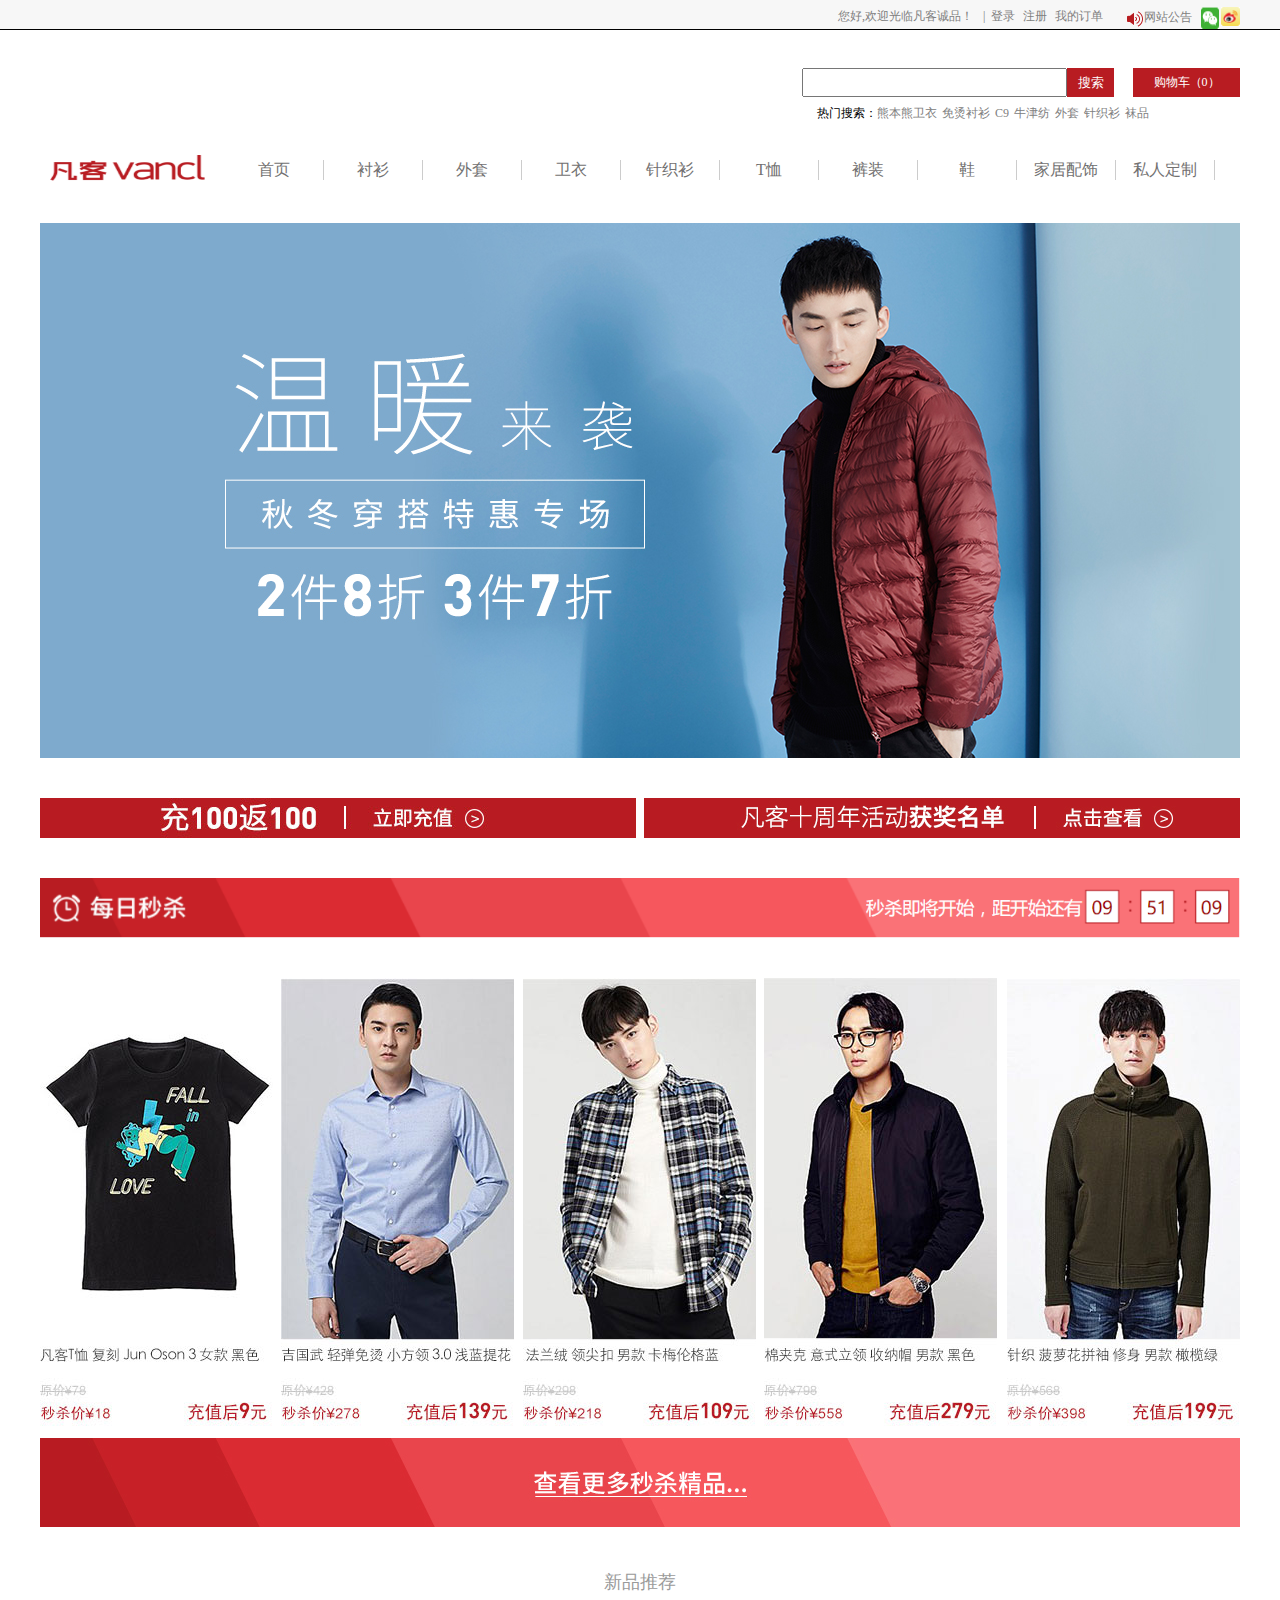
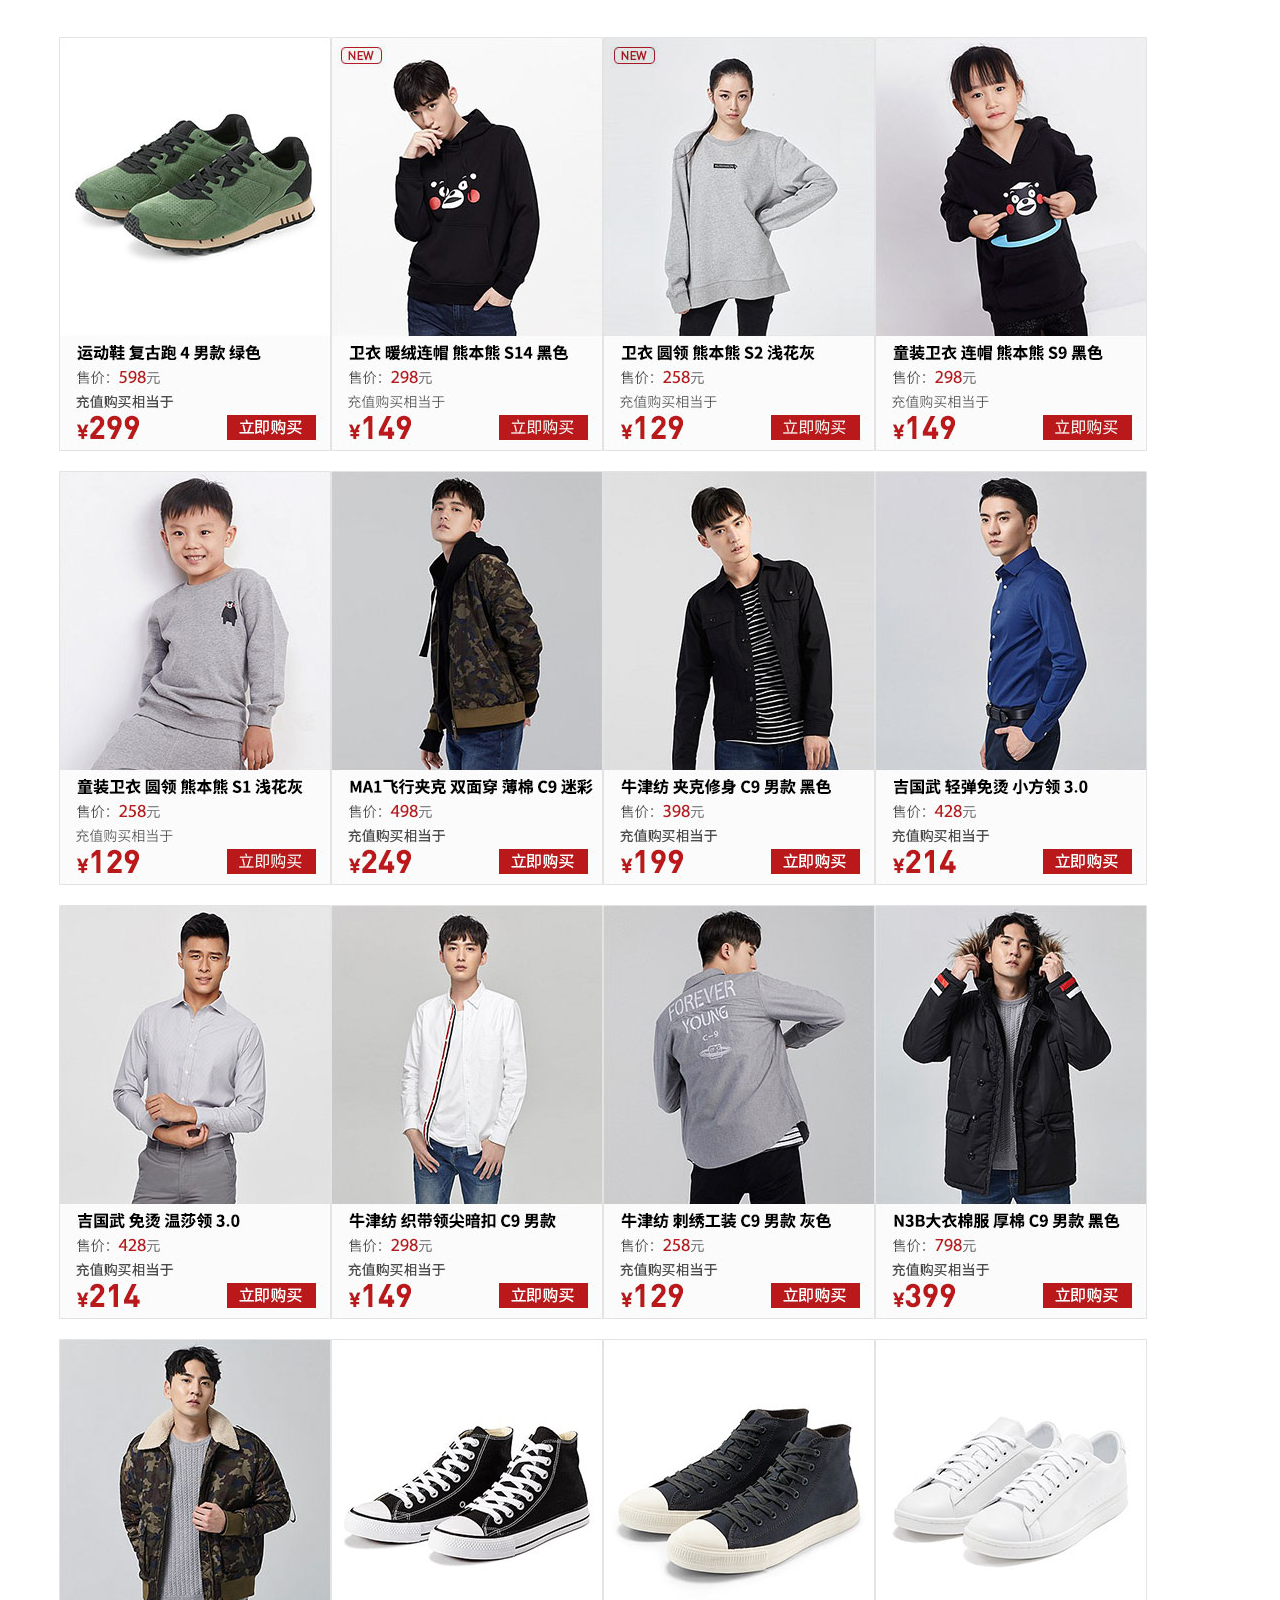
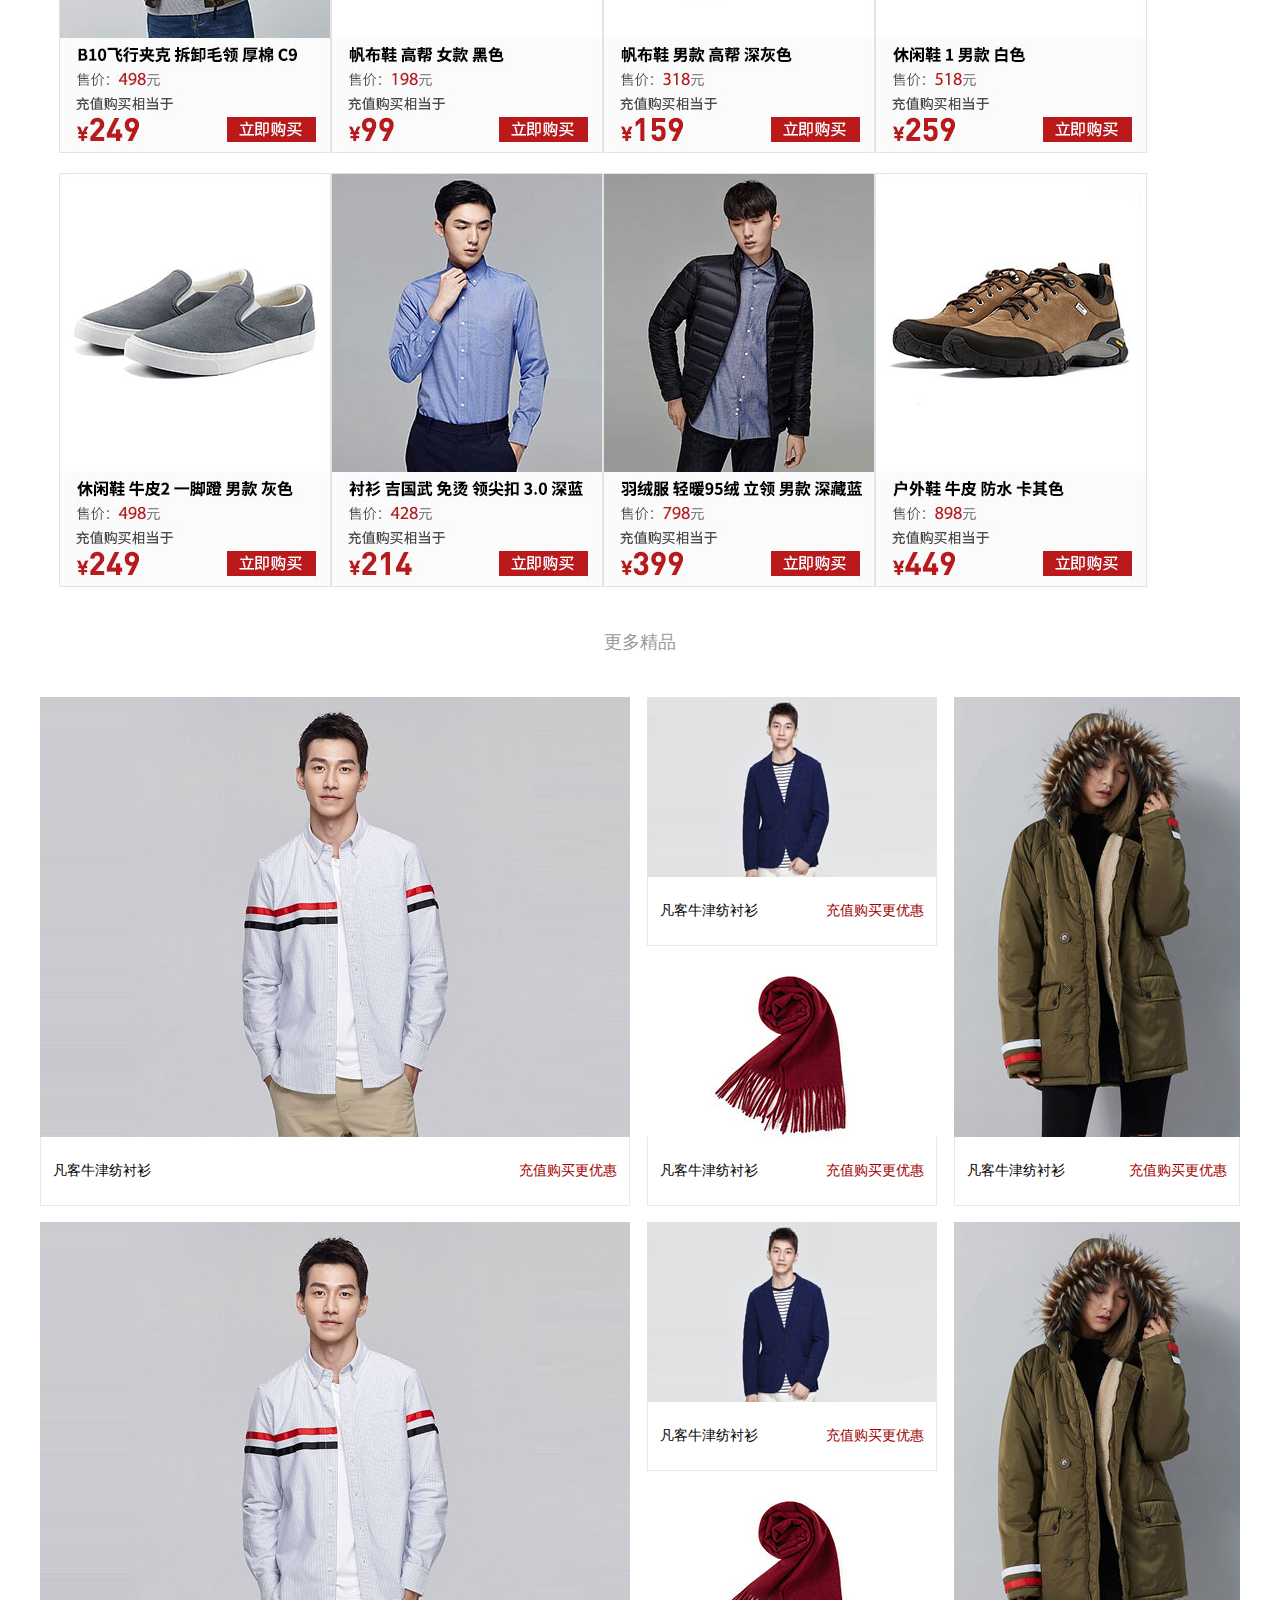
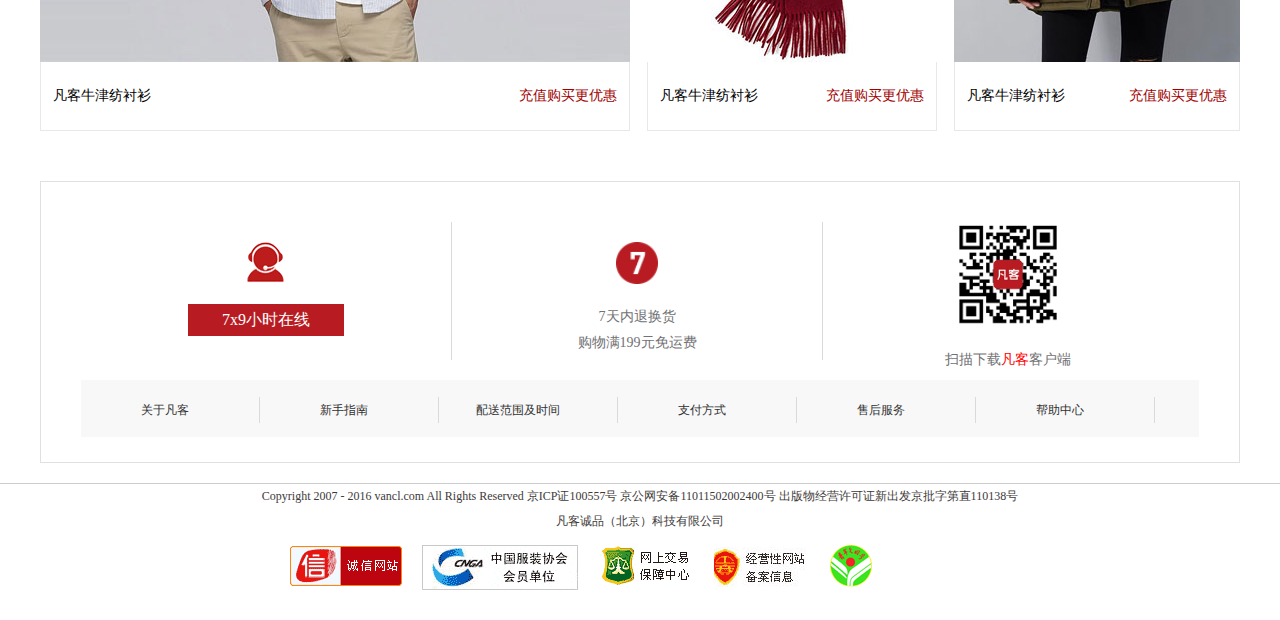
<file: fanke - 副本/index.html>
<!DOCTYPE html>
<html lang="en">
    <head>
        <meta charset="utf-8">
        <title>xingpintuijian</title>
        <link rel="stylesheet" href="http://at.alicdn.com/t/font_478155_6mw9ff0uzsi6n7b9.css">
        <link rel="stylesheet" href="css/index.css">
    </head>
    <body>
    <!-- 导航开始 -->
    <div class="top">
    	<div class="con">
    		<div class="z1">
    			<a href="">
    				<img src="img/QQ图片20171102112920.png" alt="">
    			</a>
    			<a href="">
    				<img src="img/QQ图片20171102112931.png" alt="">
    			</a>
    		</div>
			<a class="z2" href="">
					<img src="img/QQ图片20171102123814.png" alt="">网站公告
			</a>
			<div class="z3">
				<span>您好,欢迎光临凡客诚品！</span>
				<a href="">登录 </a>
				<span>|</span>	
				<a href="">
					注册
				</a>
				<a href="">
					我的订单
				</a>
			</div>
    	</div>
    </div>
    <!-- 导航结束 -->
    <!-- 搜索框 -->
    <div class="qwe">
    	<div class="qqq">
	    	<div class="qwe1">
		    	<div class="qwe2">	
		    		<input class="qq1" type="text">
		    		<input class="qq2" type="button" value="搜索">
		    		<div class="qwe3">
		    			<i class="iconfont icon-gouwuche"></i>
		    			购物车（0）
		    		</div>
			    </div>
	    	</div>
    	<div class="qwe4">
			<div class="sou2-1">热门搜索：</div>
			<div class="sou2-2">
				<a href="">熊本熊卫衣</a>
				<a href="">免烫衬衫</a>
				<a href="">C9</a>
				<a href="">牛津纺</a>	
				<a href="">外套</a>
				<a href="">针织衫</a>
				<a href="">袜品</a>
				<a href=""></a>
    		</div>
    		</div>
   		</div>
    </div>
    <!--搜素框结束  -->
    <!-- 导航栏开始 -->
    <div class="asd">
    	<a href="">
    		<img src="img/ZZ@[XCZTHN{[6@VPIRYU84F.png" alt="">
    	</a>
    	<div class="asd2">   		
    		<div class="btn ">
    			<a href="">首页</a></div>
    		<div class="btn btn_dh">
    			<a href="">衬衫</a>
    			<section class="item">
    				<div class="btn_item"></div>
    				<ul>
    					<li>衬衫</li>
    					<li>牛仔</li>
    					<li>牛津纺</li>
    					<li>意尔康</li>
    					<li>比基尼</li>
    				</ul>
    			</section>
    		</div>
    		<div class="btn btn_dh">
    			<a href="">外套</a>
    			<section class="item">
    				<div class="btn_item"></div>
    				<ul>
    					<li>衬衫</li>
    					<li>牛仔</li>
    					<li>牛津纺</li>
    					<li>意尔康</li>
    					<li>比基尼</li>
    					<li>衬衫</li>
    					<li>牛仔</li>
    					<li>牛津纺</li>
    					<li>意尔康</li>
    					<li>比基尼</li>
    				</ul>
    			</section>
    		</div>
    		<div class="btn btn_dh">
    			<a href="">卫衣</a>
    			<section class="item">
    				<div class="btn_item"></div>
    				<ul>
    					<li>衬衫</li>
    					<li>牛仔</li>
    					<li>牛津纺</li>
    					<li>意尔康</li>
    					<li>比基尼</li>
    				</ul>
    			</section>
    		</div>
    		<div class="btn btn_dh">
    			<a href="">针织衫</a>
    			<section class="item">
    				<div class="btn_item"></div>
    				<ul>
    					<li>衬衫</li>
    					<li>牛仔</li>
    					<li>牛津纺</li>
    					<li>意尔康</li>
    					<li>比基尼</li>
    					<li>衬衫</li>
    					<li>牛仔</li>
    					<li>牛津纺</li>
    					<li>意尔康</li>
    					<li>比基尼</li>
    				</ul>
    			</section>
    		</div>
    		<div class="btn btn_dh">
    			<a href="">T恤</a>
    			<section class="item">
    				<div class="btn_item"></div>
					<ul>
    					<li>衬衫</li>
    					<li>牛仔</li>
    					<li>牛津纺</li>
    					<li>意尔康</li>
    					<li>比基尼</li>
    				</ul>
    			</section>
    		</div>
    		<div class="btn btn_dh">
    			<a href="">裤装</a>
    			<section class="item">
    				<div class="btn_item"></div>
    				<ul>
    					<li>衬衫</li>
    					<li>牛仔</li>
    					<li>牛津纺</li>
    					<li>意尔康</li>
    					<li>比基尼</li>
    					<li>衬衫</li>
    					<li>牛仔</li>
    					<li>牛津纺</li>
    					<li>意尔康</li>
    					<li>比基尼</li>
    				</ul>
    			</section>
    		</div>
    		<div class="btn btn_dh">
    			<a href="">鞋</a>
    			<section class="item">
    				<div class="btn_item"></div>
    				<ul>
    					<li>衬衫</li>
    					<li>牛仔</li>
    					<li>牛津纺</li>
    					<li>意尔康</li>
    					<li>比基尼</li>
    				</ul>
    			</section>
    		</div>
    		<div class="btn btn_dh">
    			<a href="">家居配饰</a>
    			<section class="item">
    				<div class="btn_item"></div>
    				<ul>
    					<li>衬衫</li>
    					<li>牛仔</li>
    					<li>牛津纺</li>
    					<li>意尔康</li>
    					<li>比基尼</li>
    					<li>衬衫</li>
    					<li>牛仔</li>
    					<li>牛津纺</li>
    					<li>意尔康</li>
    					<li>比基尼</li>
    				</ul>
    			</section>
    		</div>
    		<div class="btn">
    			<a href="">私人定制</a>
    		</div>
    	</div>
    </div>

    <!-- 导航栏结束 -->
    <div class="boy">
		<a href="" class="banna">
			<img src="img/2837.jpg" alt="">
		</a>
		<div class="center">
			<a href="" class="q1">
				<img src="img/zj1023_01.jpg" alt="">
			</a>
			<a href="" class="q2">
				<img src="img/zj1023_02.jpg" alt="">
			</a>
		</div>
		<div class="q3">
			<a href="">
				<img src="img/(9HV2[QF9`AZ%KF04BB48(U.png" alt="">
			</a>
		</div>
		<div class="left">
			<div class="left1">
				<a href="">
					<img src="img/1101_38.jpg" alt="">
				</a>
			</div>
			<div class="left2">
				<a href="">
					<img src="img/1101_40.jpg" alt="">
				</a>
			</div>
			<div class="left3">
				<a href="">
					<img src="img/1101_42.jpg" alt="">
				</a>
			</div>
			<div class="left4">
				<a href="">
					<img src="img/1101_44.jpg" alt="">
				</a>
			</div>
			<div class="left5">
				<a href="">
					<img src="img/1101_46.jpg" alt="">
				</a>
			</div>
		</div>
		<a href="" class="q4">
			<img src="img/web824.jpg" alt="">
		</a>	
	</div>
    	<!-- 新品开始 -->
		<div class="new">
			<h1>新品推荐</h1>
			<div class="con">
				<div><a href=""><img src="img/1030_103.jpg" alt=""></a></div>
				<div><a href=""><img src="img/1030_11.jpg" alt=""></a></div>
				<div><a href=""><img src="img/1030_13.jpg" alt=""></a></div>
				<div class="btn1"><a href=""><img src="img/1030_15.jpg" alt=""></a></div>
				<div><a href=""><img src="img/1030_17.jpg" alt=""></a></div>
				<div><a href=""><img src="img/1030_29.jpg" alt=""></a></div>
				<div><a href=""><img src="img/1030_31.jpg" alt=""></a></div>
				<div class="btn1"><a href=""><img src="img/1030_33.jpg" alt=""></a></div>
				<div><a href=""><img src="img/1030_35.jpg" alt=""></a></div>
				<div><a href=""><img src="img/1030_53.jpg" alt=""></a></div>
				<div><a href=""><img src="img/1030_56.jpg" alt=""></a></div>
				<div class="btn1"><a href=""><img src="img/1030_60.jpg" alt=""></a></div>
				<div><a href=""><img src="img/1030_62.jpg" alt=""></a></div>
				<div><a href=""><img src="img/1030_92.jpg" alt=""></a></div>
				<div><a href=""><img src="img/1030_94.jpg" alt=""></a></div>
				<div class="btn1"><a href=""><img src="img/1030_96.jpg" alt=""></a></div>
				<div class="btn2 btn3"><a href=""><img src="img/1030_98.jpg" alt=""></a></div>
				<div class="btn2 btn3"><a href=""><img src="img/pqt.jpg" alt=""></a></div>
				<div class="btn2 btn3"><a href=""><img src="img/syyrf.jpg" alt=""></a></div>
				<div class="btn1 btn2 btn3"><a href=""><img src="img/x.jpg" alt=""></a></div>
				<!--  	新品完结 -->
			
			</div>
				<h1>更多精品</h1>
				<div class="box">
					<div class="box1">
						<div class="a1">
							<a href="" class="">
								<img src="img/njf.jpg" alt="">
							</a>
						</div>
						<div class="a2">
							<span>凡客牛津纺衬衫</span>
							<span class="q1">充值购买更优惠</span>
						</div>
					</div>
					<div class="box2">
						<div class="a3">
							<div class="a1">
							<a href="" class="">
								<img src="img/mmxf.jpg" alt="">
							</a>
						</div>
						<div class="a2">
							<span>凡客牛津纺衬衫</span>
							<span class="q1">充值购买更优惠</span>
						</div>
						</div>
						<div class="a4">
							<div class="a1">
							<a href="" class="">
								<img src="img/ju.jpg" alt="">
							</a>
						</div>
						<div class="a2">
							<span>凡客牛津纺衬衫</span>
							<span class="q1">充值购买更优惠</span>
						</div>
						</div>
					</div>
					<div class="box3">
						<div class="a1">
							<a href="" class="">
								<img src="img/c9.jpg" alt="">
							</a>
						</div>
						<div class="a2">
							<span>凡客牛津纺衬衫</span>
							<span class="q1">充值购买更优惠</span>
						</div>
					</div>
				</div>
				<div class="box box1-1">
					<div class="box1">
						<div class="a1">
							<a href="" class="">
								<img src="img/njf.jpg" alt="">
							</a>
						</div>
						<div class="a2">
							<span>凡客牛津纺衬衫</span>
							<span class="q1">充值购买更优惠</span>
						</div>
					</div>
					<div class="box2">
						<div class="a3">
							<div class="a1">
							<a href="" class="">
								<img src="img/mmxf.jpg" alt="">
							</a>
						</div>
						<div class="a2">
							<span>凡客牛津纺衬衫</span>
							<span class="q1">充值购买更优惠</span>
						</div>
						</div>
						<div class="a4">
							<div class="a1">
							<a href="" class="">
								<img src="img/ju.jpg" alt="">
							</a>
						</div>
						<div class="a2">
							<span>凡客牛津纺衬衫</span>
							<span class="q1">充值购买更优惠</span>
						</div>
						</div>
					</div>
					<div class="box3">
						<div class="a1">
							<a href="" class="">
								<img src="img/c9.jpg" alt="">
							</a>
						</div>
						<div class="a2">
							<span>凡客牛津纺衬衫</span>
							<span class="q1">充值购买更优惠</span>
						</div>
					</div>
				</div>


		</div>
					<!--底开始  -->
		<div class="foot">
			<div class="foot1">
				<a href="">
					<div class="one">
							<img src="img/onlinecustomer.png" alt="">
							<div class="zi">
								7x9小时在线
							</div>
					</div>
				</a>
				<div class="two">
					<a href="">
							<img src="img/seven.png" alt="">
						<div class="zi2">
							7天内退换货
						<div class="zi3">
							购物满199元免运费
						</div>	
						</div>
					</a>
					<a href=""></a>
				</div>
				<div class="treen">
						<img src="img/q1.jpg" alt="">
					 <div class="zi4">
					 	扫描下载<span>凡客</span>客户端
					 </div>
				</div>
			</div>
			<div class="foot2">			
				<div class="x1">
					<a href="">
						关于凡客
					</a>					
				</div>
				<div class="x1">
					<a href="">
						新手指南
					</a>					
				</div>
				<div class="x2">
					<a href="">
						配送范围及时间
					</a>					
				</div>
				<div class="x1">
					<a href="">
						支付方式
					</a>					
				</div>
				<div class="x1">
					<a href="">
						售后服务
					</a>					
				</div>
				<div class="x1">
					<a href="">
						帮助中心
					</a>					
				</div>
			</div>
		</div>
		<div class="iop">
			<div class="iop1">	
					<div class="iop2">
						Copyright 2007 - 2016 vancl.com All Rights Reserved 京ICP证100557号 京公网安备11011502002400号 出版物经营许可证新出发京批字第直110138号
					</div>
					<div class="iop3">
						凡客诚品（北京）科技有限公司
					</div>

			</div>
			<div class="iop1-1">
				<a href=""><img src="img/foot1.png" alt=""></a>
				<a href=""><img src="img/foot2.png" alt=""></a>
				<a href=""><img src="img/foot3.png" alt=""></a>
				<a href=""><img src="img/foot4.png" alt=""></a>
				<a href=""><img src="img/foot5.png" alt=""></a>
			</div>
		</div>			
    </body>
</html>
<script>
	let title = document.getElementsByClassName('btn_dh');
	let item = document.getElementsByClassName('item');
	for(let i = 0;i < title.length;i++){
		title[i].onmouseover = function(){
			item[i].style.height = 229 + 'px';
			item[i].style.opacity = 1;
		}	
		title[i].onmouseout = function(){
			for(let j = 0;j < item.length;j++){
				item[i].style.height = 0;
				item[i].style.opacity = 0;
				item[i].style.transtion = 0;
		}
	}
}
</script>
</file>
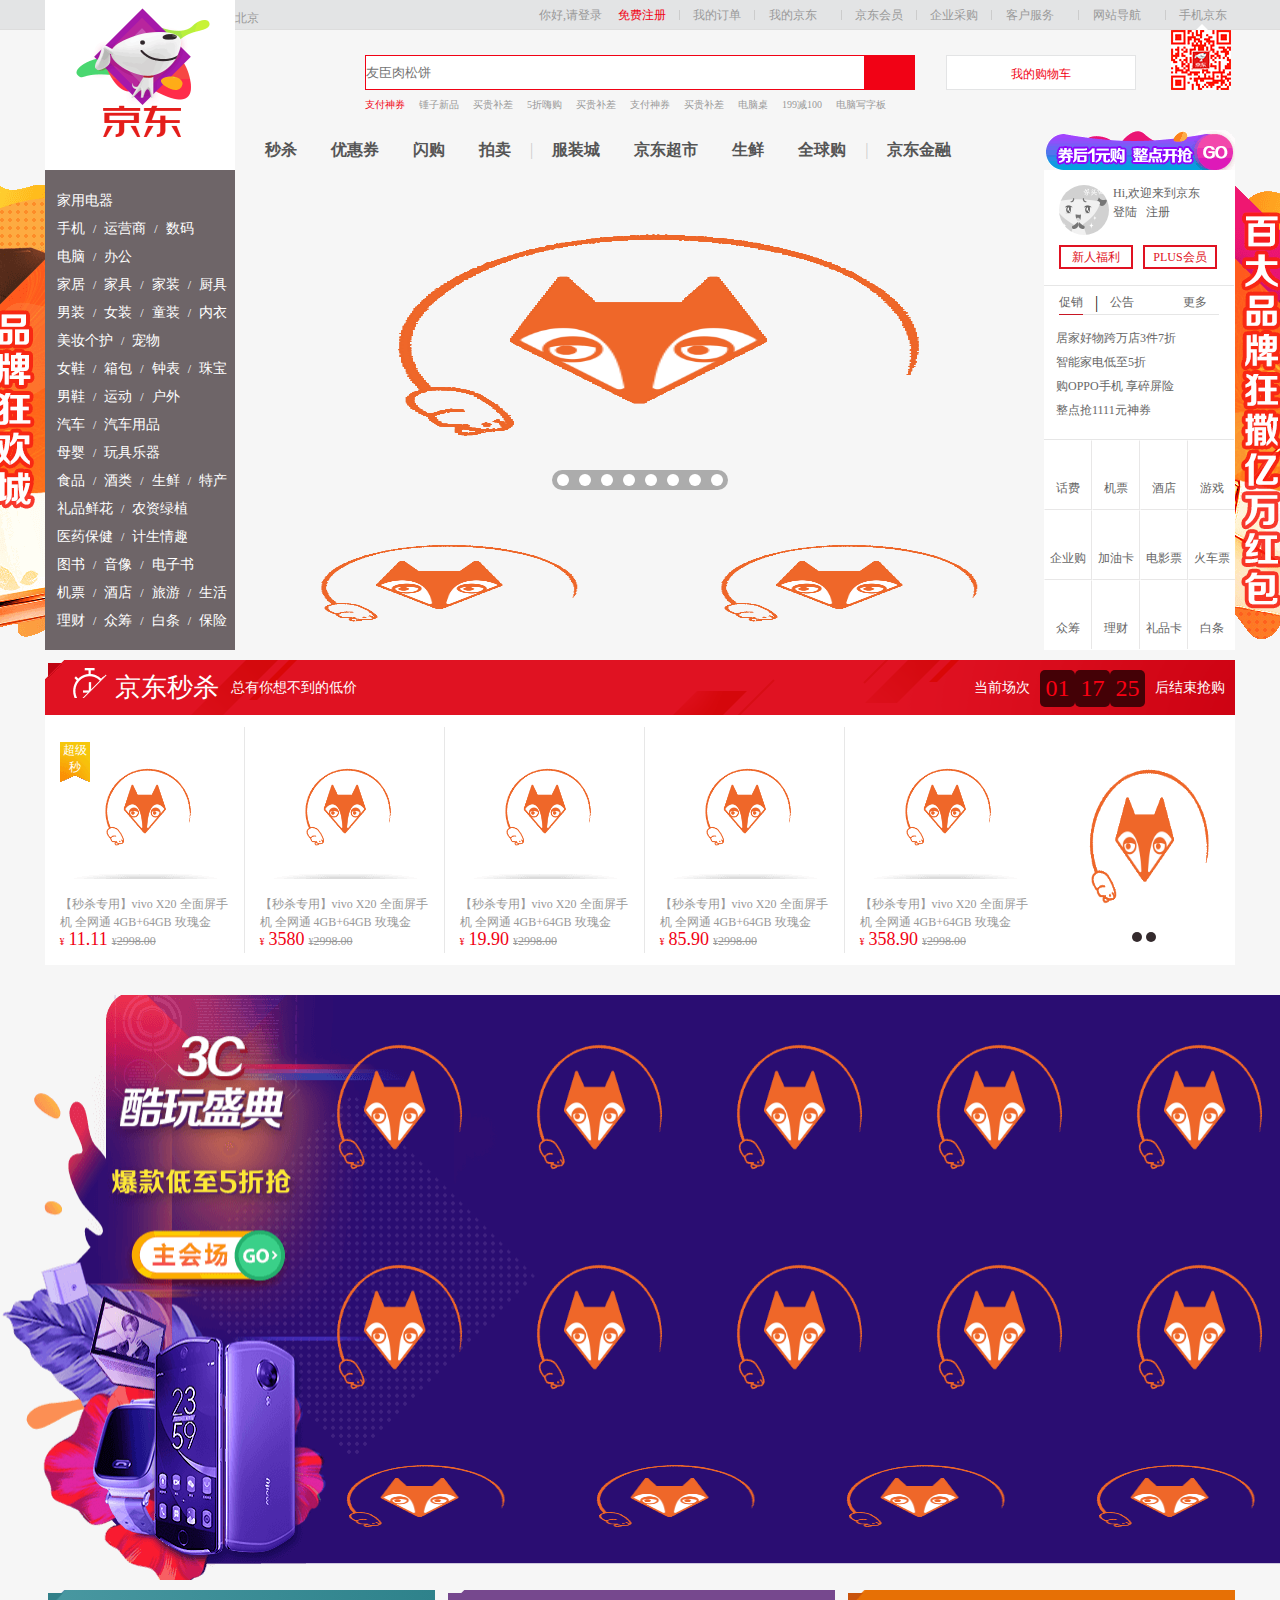
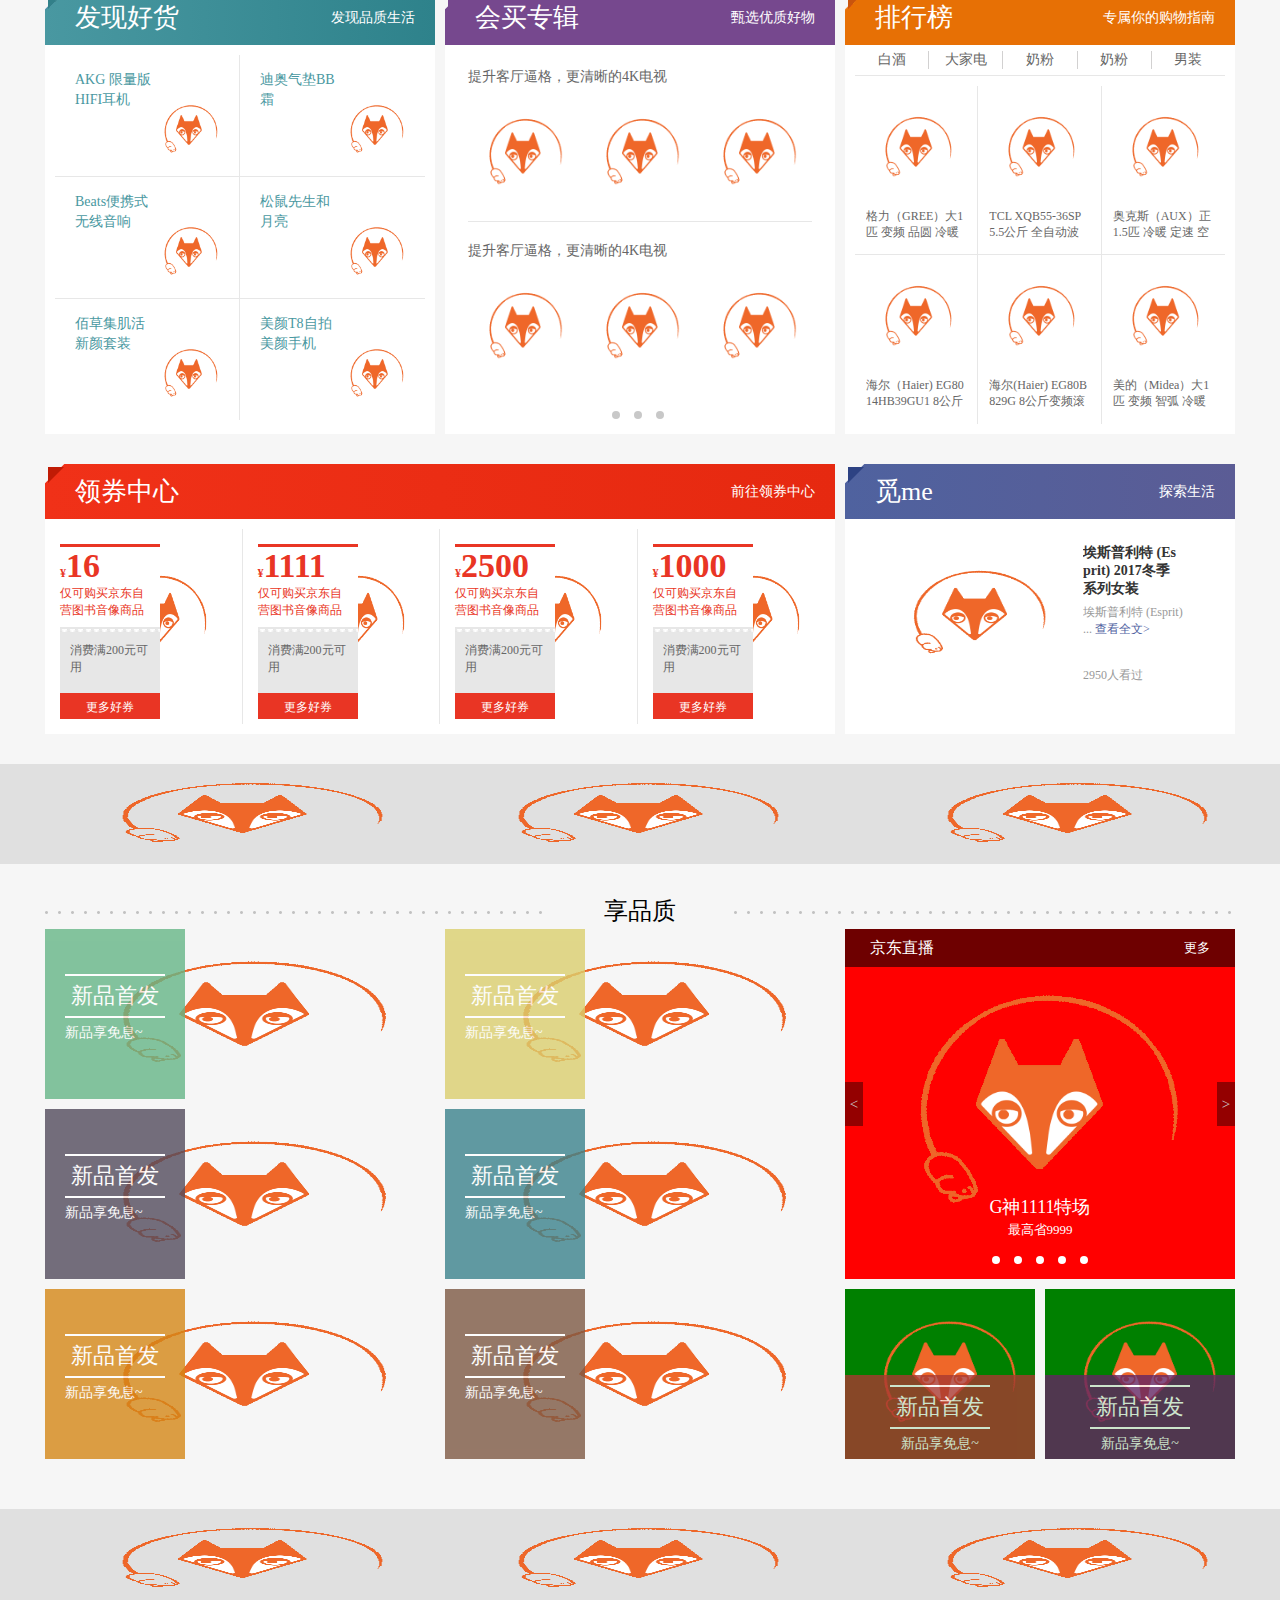
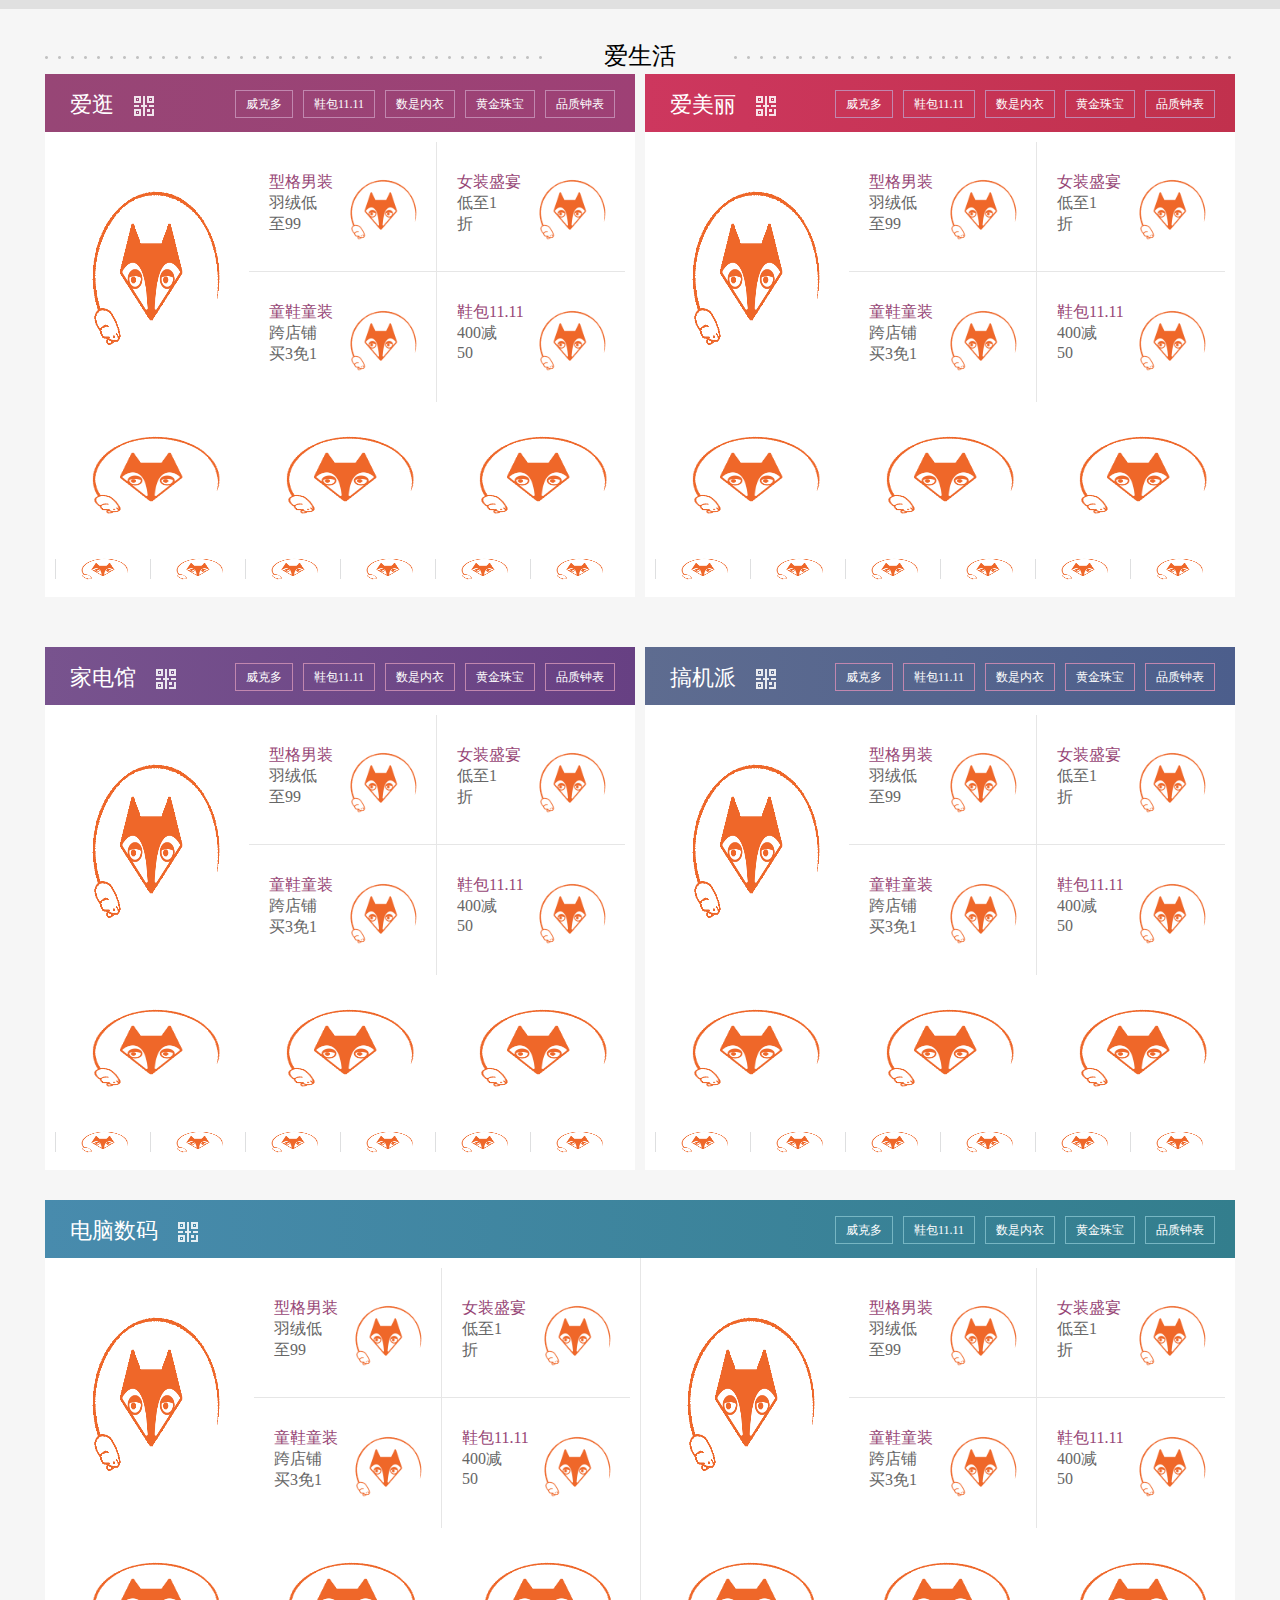
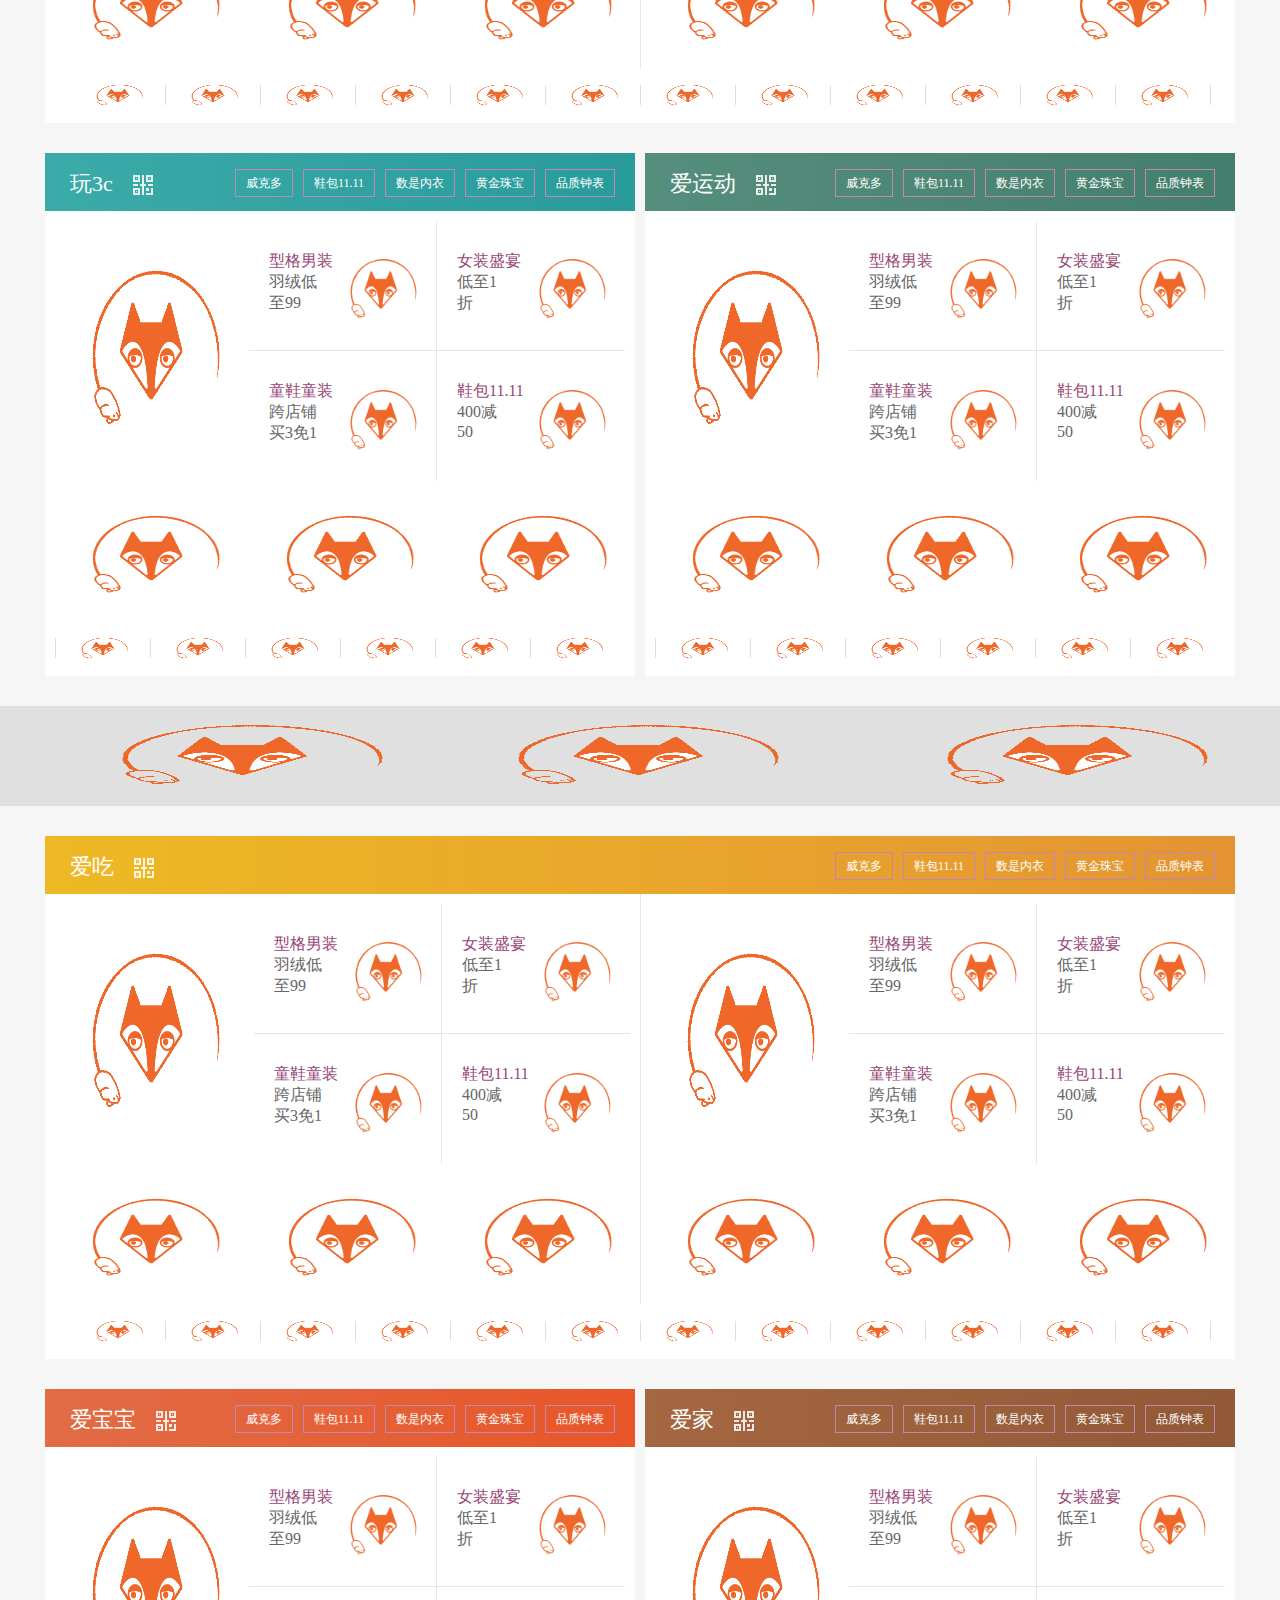
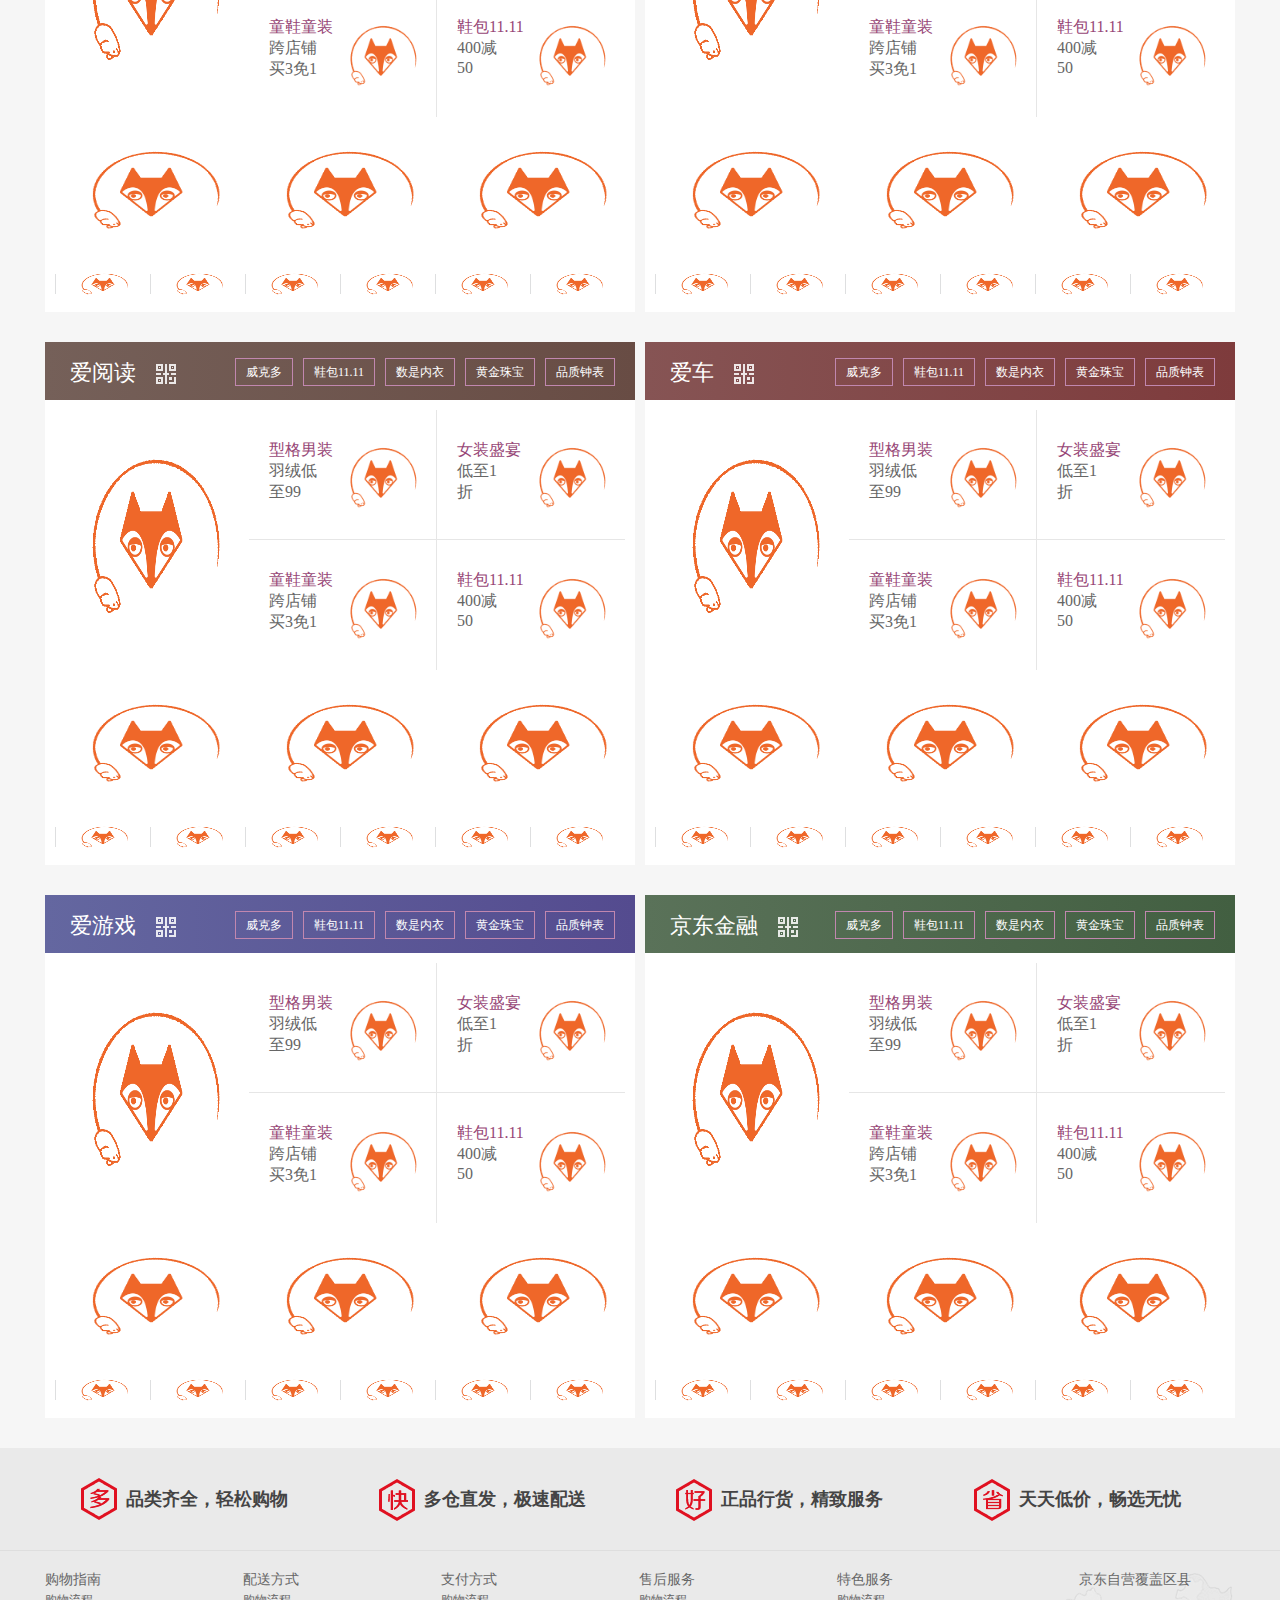
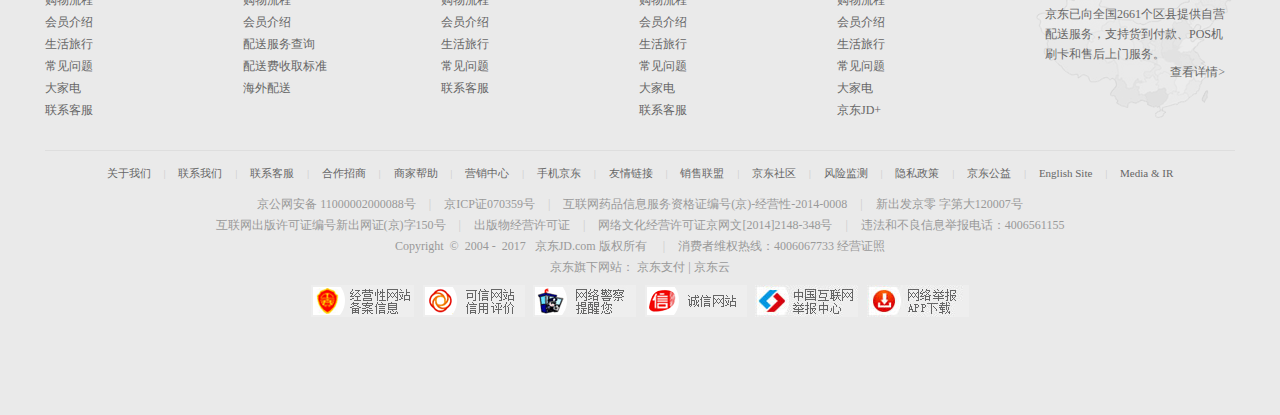
<file: jingdong/index.html>
<!DOCTYPE html>
<html lang="en">
<head>
	<meta charset="UTF-8">
	<title>Document</title>
	<link rel="stylesheet" href="http://at.alicdn.com/t/font_467536_2abflsf9bbqyf1or.css">
	<link rel="stylesheet" href="css/index.css">
</head>
<body>
	<!-- 顶栏开始 -->
	<div class="flow">
	<div class="top">
		<div class="top1">
			<a href="" class="top-dw"></a>
			<div class="top-1">
				<i class="iconfont icon-dingwei"></i>北京
			</div>
			<ul>
				<li><a href="">你好,请登录</a></li>
				<li><a href="">免费注册</a></li>
				<li></li>
				<li><a href="">我的订单</a></li>
				<li></li>
				<li><a href="">我的京东<i class="iconfont icon-down"></i></a>
					<div class="top-dw2">
						<div class="top-dw3"></div>
					</div>
				</li>
				<li></li>
				<li><a href="">京东会员</a></li>
				<li></li>
				<li><a href="">企业采购</a></li>
				<li></li>
				<li><a href="">客户服务<i class="iconfont icon-down"></i></a>
					<div class="top-dw2">
						<div class="top-dw3"></div>
					</div>
				</li>
				<li></li>
				<li><a href="">网站导航<i class="iconfont icon-down"></i></a>
					<div class=" top-dw44">
						<div class="top-dw444"></div>
					</div>
				</li>
				<li></li>
				<li class="li">
					<a href="">手机京东</a>
					<div class="wz-dw">
						<div class="wz-dw--1"></div>
					</div>
				</li>
			</ul>
		</div>
	</div>
	</div>
	<!-- 顶栏结束 -->
	<!-- 搜索栏开始 -->
	<div class="flow">
	<div class="sousuo">
		<div class="sousuo1">
			<div class="sousuo-top">
				<div class="s-top1">
					<input class="text" type="text" placeholder="友臣肉松饼">
					<button class="button">
						<strong class="iconfont icon-sousuo" style="color:#fff;
						font-size: 18px;"></strong>
					</button>
				</div>
				<a href="" class="s-top2">
					<i class="iconfont icon-gouwucheiconkong20x20"></i>
					我的购物车
					<i class="iconfont icon-0"></i>
				</a>
			</div>
			<div class="sousuo-center">
				<a href="">支付神券</a>
				<a href="">锤子新品</a>
				<a href="">买贵补差</a>
				<a href="">5折嗨购</a>
				<a href="">买贵补差</a>
				<a href="">支付神券</a>
				<a href="">买贵补差</a>
				<a href="">电脑桌</a>
				<a href="">199减100</a>
				<a href="">电脑写字板</a>
			</div>
			<div class="sousuo-bottom">
				<a href="">秒杀</a>
				<a href="">优惠券</a>
				<a href="">闪购</a>
				<a href="">拍卖</a>
				<span>|</span>
				<a href="">服装城</a>
				<a href="">京东超市</a>
				<a href="">生鲜</a>
				<a href="">全球购</a>
				<span>|</span>
				<a href="">京东金融</a>
			</div>
			<div class="sousuo-bottom-right"></div>
		</div>
	</div>
	</div>
	<!-- 搜索栏结束 -->
	<!-- banan开始 -->
	<div class="flow">
	<div class="banna">
		<div class="banna1">
			<ul class="b-left">
				<li>
					<a href="">家用电器</a>
				</li>
				<li>
					<a href="">手机</a>
					<span>/</span>
					<a href="">运营商</a>
					<span>/</span>
					<a href="">数码</a>
				</li>
				<li>
					<a href="">电脑</a>
					<span>/</span>
					<a href="">办公</a>
				</li>
				<li>
					<a href="">家居</a>
					<span>/</span>
					<a href="">家具</a>
					<span>/</span>
					<a href="">家装</a>
					<span>/</span>
					<a href="">厨具</a>
				</li>
				<li>
					<a href="">男装</a>
					<span>/</span>
					<a href="">女装</a>
					<span>/</span>
					<a href="">童装</a>
					<span>/</span>
					<a href="">内衣</a>
				</li>
				<li>
					<a href="">美妆个护</a>
					<span>/</span>
					<a href="">宠物</a>
				</li>
				<li>
					<a href="">女鞋</a>
					<span>/</span>
					<a href="">箱包</a>
					<span>/</span>
					<a href="">钟表</a>
					<span>/</span>
					<a href="">珠宝</a>
				</li>
				<li>
					<a href="">男鞋</a>
					<span>/</span>
					<a href="">运动</a>
					<span>/</span>
					<a href="">户外</a>
				</li>
				<li>
					<a href="">汽车</a>
					<span>/</span>
					<a href="">汽车用品</a>
				</li>
				<li>
					<a href="">母婴</a>
					<span>/</span>
					<a href="">玩具乐器</a>
				</li>
				<li>
					<a href="">食品</a>
					<span>/</span>
					<a href="">酒类</a>
					<span>/</span>
					<a href="">生鲜</a>
					<span>/</span>
					<a href="">特产</a>
				</li>
				<li>
					<a href="">礼品鲜花</a>
					<span>/</span>
					<a href="">农资绿植</a>
				</li>
				<li>
					<a href="">医药保健</a>
					<span>/</span>
					<a href="">计生情趣</a>
				</li>
				<li>
					<a href="">图书</a>
					<span>/</span>
					<a href="">音像</a>
					<span>/</span>
					<a href="">电子书</a>
				</li>
				<li>
					<a href="">机票</a>
					<span>/</span>
					<a href="">酒店</a>
					<span>/</span>
					<a href="">旅游</a>
					<span>/</span>
					<a href="">生活</a>
				</li>
				<li>
					<a href="">理财</a>
					<span>/</span>
					<a href="">众筹</a>
					<span>/</span>
					<a href="">白条</a>
					<span>/</span>
					<a href="">保险</a>
				</li>
			</ul>
			<div class="b-center">
				<div class="b-center-top">
					<a href="">
						<img src="img/huli.gif"attr="img/banna1.jpg" alt="">
					</a>
					<a href="">
						<img src="img/huli.gif"attr="img/banna2.jpg" alt="">
					</a>
					<a href="">
						<img src="img/huli.gif"attr="img/banna3.jpg" alt="">
					</a>
					<a href="">
						<img src="img/huli.gif"attr="img/banna4.jpg" alt="">
					</a>
					<a href="">
						<img src="img/huli.gif"attr="img/banna5.jpg" alt="">
					</a>
					<a href="">
						<img src="img/huli.gif"attr="img/banna6.jpg" alt="">
					</a>
					<a href="">
						<img src="img/huli.gif"attr="img/banna7.jpg" alt="">
					</a>
					<ul class="lunbodian">
					<li></li>
					<li></li>
					<li></li>
					<li></li>
					<li></li>
					<li></li>
					<li></li>
					<li></li>
					</ul>
					<div class="banna--dw">&lt;</div>
					<div class="banna--dw2">&gt;</div>
				</div>
				<div class="b-c-b">
					<a href="" class="b-c-b-1">
						<img src="img/huli.gif"attr="img/banna-b1.png!q90" alt="">
					</a>
					<a href="" class="b-c-b-1 bb">
						<img src="img/huli.gif"attr="img/banna-b2.jpg!q90" alt="">
					</a>
				</div>
				</div>
			<div class="b-right">
				<div class="b-r-1">
					<a class="br" href=""></a>
					<div class="br1">Hi,欢迎来到京东</div>
					<p>
						<a href="" class="br2">登陆</a>
						<a href="" class="br2">注册</a>
					</p>
					<div class="br3">
						<a href="" class="br3-1">新人福利</a>
						<a href="" class="br3-1">PLUS会员</a>
					</div>
				</div>
				<div class="b-r-2">
					<div class="br4">
						<a href="">促销</a>
						<span>|</span>
						<a href="">公告</a>
						<a href="">更多</a>
					</div>
					<div class="br5">
						<a href="">居家好物跨万店3件7折</a>
						<a href="">智能家电低至5折</a>
						<a href="">购OPPO手机 享碎屏险</a>
						<a href="">整点抢1111元神券</a>
					</div>
					<div class="br5">
						<a href="">居家好物跨万店3件7折</a>
						<a href="">智能家电低至5折</a>
						<a href="">购OPPO手机 享碎屏险</a>
						<a href="">整点抢1111元神券</a>
					</div>
				</div>
				<div class="b-r-3">
					<a href="">
						<i class="iconfont icon-huafei"></i><br>
						<span>话费</span>
					</a>
					<a href="">
						<i class="iconfont icon-jipiao"></i><br>
						<span>机票</span>
					</a>
					<a href="">
						<i class="iconfont icon-jiudian"></i><br>
						<span>酒店</span>
					</a>
					<a href="">
						<i class="iconfont icon-youxi"></i><br>
						<span>游戏</span>
					</a>
					<a href="">
						<i class="iconfont icon-qiye"></i><br>
						<span>企业购</span>
					</a>
					<a href="">
						<i class="iconfont icon-iconset0457"></i><br>
						<span>加油卡</span>
					</a>
					<a href="">
						<i class="iconfont icon-wodedianyingpiao"></i><br>
						<span>电影票</span>
					</a>
					<a href="">
						<i class="iconfont icon-huochepiao"></i><br>
						<span>火车票</span>
					</a>
					<a href="">
						<i class="iconfont icon-zhongchou-copy-copy"></i><br>
						<span>众筹</span>
					</a>
					<a href="">
						<i class="iconfont icon-licai"></i><br>
						<span>理财</span>
					</a>
					<a href="">
						<i class="iconfont icon-lipinqia"></i><br>
						<span>礼品卡</span>
					</a>
					<a href="">
						<i class="iconfont icon-icon_baitiao"></i><br>
						<span>白条</span>
					</a>
				</div>				
			</div>
		</div>
	</div>
	</div>
	<!-- banna结束 -->
	<!-- 京东秒杀开始 -->
	<!-- 秒杀时间条开始 -->
	<div class="flow">
	<div class="jdms">
		<div class="ms-bei1"></div>
		<div class="ms-bei2"></div>
		<h2>京东秒杀</h2>
		<a href="">总有你想不到的低价
		<i class="iconfont icon-gengduo"></i>
		</a>
		<div class="ms-time">
			<span>当前场次</span>
			<div class="time1">01</div>
			<i class="iconfont icon-shijianjiangemaohao"></i>
			<div class="time1">17</div>
			<i class="iconfont icon-shijianjiangemaohao"></i>
			<div class="time1">25</div>
			<span>后结束抢购</span>
		</div>
	</div>
	</div>
	<!-- 秒杀时间条结束 -->
	<div class="flow">
	<div class="ms-goods">
		<div class="mss">
			<div class="ms-gs">
				<div class="ms-goods-left">
					<div class="ms-goods1">
						<div class="ms-goods1-top">
							<a href="" class="ms-img">
								<img src="img/huli.gif"attr="img/jd.jpg" alt="">
							</a>
							<div class="ms-shadow"></div>
							<div class="left-top-dw">超级秒</div>
							<a href="" class="goods-zi">
								【秒杀专用】vivo X20 全面屏手机 全网通 4GB+64GB 玫瑰金
							</a>
						</div>
						<div class="ms-zi-bottom">
							<span class="zi">¥</span>
							<span class="zi1">11.11</span>
							<span class="zi2">
							<span class="zi">¥</span><span>2998.00</span>
						</div>
					</div>
					<div class="ms-goods1">
						<div class="ms-goods1-top">
							<a href="" class="ms-img">
								<img src="img/huli.gif"attr="img/jd6.jpg" alt="">
							</a>
							<div class="ms-shadow"></div>
							<div class="left-top-dw">超级秒</div>
							<a href="" class="goods-zi">
								【秒杀专用】vivo X20 全面屏手机 全网通 4GB+64GB 玫瑰金
							</a>
						</div>
						<div class="ms-zi-bottom">
							<span class="zi">¥</span>
							<span class="zi1">3580</span>
							<span class="zi2">
							<span class="zi">¥</span>2998.00</span>
						</div>
					</div>
					<div class="ms-goods1">
						<div class="ms-goods1-top">
							<a href="" class="ms-img">
								<img src="img/huli.gif"attr="img/jd7.jpg" alt="">
							</a>
							<div class="ms-shadow"></div>
							<div class="left-top-dw">超级秒</div>
							<a href="" class="goods-zi">
								【秒杀专用】vivo X20 全面屏手机 全网通 4GB+64GB 玫瑰金
							</a>
						</div>
						<div class="ms-zi-bottom">
							<span class="zi">¥</span>
							<span class="zi1">19.90</span>
							<span class="zi2">
							<span class="zi">¥</span>2998.00</span>
						</div>
					</div>
					<div class="ms-goods1">
						<div class="ms-goods1-top">
							<a href="" class="ms-img">
								<img src="img/huli.gif"attr="img/jd8.jpg" alt="">
							</a>
							<div class="ms-shadow"></div>
							<div class="left-top-dw">超级秒</div>
							<a href="" class="goods-zi">
								【秒杀专用】vivo X20 全面屏手机 全网通 4GB+64GB 玫瑰金
							</a>
						</div>
						<div class="ms-zi-bottom">
							<span class="zi">¥</span>
							<span class="zi1">85.90</span>
							<span class="zi2">
							<span class="zi">¥</span>2998.00</span>
						</div>
					</div>
					<div class="ms-goods1 ms-goods2">
						<div class="ms-goods1-top">
							<a href="" class="ms-img">
								<img src="img/huli.gif"attr="img/jd5.jpg" alt="">
							</a>
							<div class="ms-shadow"></div>
							<div class="left-top-dw">超级秒</div>
							<a href="" class="goods-zi">
								【秒杀专用】vivo X20 全面屏手机 全网通 4GB+64GB 玫瑰金
							</a>
						</div>
						<div class="ms-zi-bottom">
							<span class="zi">¥</span>
							<span class="zi1">358.90</span>
							<span class="zi2">
							<span class="zi">¥</span>2998.00</span>
						</div>
					</div>
				</div>
				<div class="ms-goods-left">
					<div class="ms-goods1">
						<div class="ms-goods1-top">
							<a href="" class="ms-img">
								<img src="img/huli.gif"attr="img/jd.jpg" alt="">
							</a>
							<div class="ms-shadow"></div>
							<div class="left-top-dw">超级秒</div>
							<a href="" class="goods-zi">
								【秒杀专用】vivo X20 全面屏手机 全网通 4GB+64GB 玫瑰金
							</a>
						</div>
						<div class="ms-zi-bottom">
							<span class="zi">¥</span>
							<span class="zi1">11.11</span>
							<span class="zi2">
							<span class="zi">¥</span>2998.00</span>
						</div>
					</div>
					<div class="ms-goods1">
						<div class="ms-goods1-top">
							<a href="" class="ms-img">
								<img src="img/huli.gif"attr="img/jd6.jpg" alt="">
							</a>
							<div class="ms-shadow"></div>
							<div class="left-top-dw">超级秒</div>
							<a href="" class="goods-zi">
								【秒杀专用】vivo X20 全面屏手机 全网通 4GB+64GB 玫瑰金
							</a>
						</div>
						<div class="ms-zi-bottom">
							<span class="zi">¥</span>
							<span class="zi1">3580</span>
							<span class="zi2">
							<span class="zi">¥</span>2998.00</span>
						</div>
					</div>
					<div class="ms-goods1">
						<div class="ms-goods1-top">
							<a href="" class="ms-img">
								<img src="img/huli.gif"attr="img/jd7.jpg" alt="">
							</a>
							<div class="ms-shadow"></div>
							<div class="left-top-dw">超级秒</div>
							<a href="" class="goods-zi">
								【秒杀专用】vivo X20 全面屏手机 全网通 4GB+64GB 玫瑰金
							</a>
						</div>
						<div class="ms-zi-bottom">
							<span class="zi">¥</span>
							<span class="zi1">19.90</span>
							<span class="zi2">
							<span class="zi">¥</span>2998.00</span>
						</div>
					</div>
					<div class="ms-goods1">
						<div class="ms-goods1-top">
							<a href="" class="ms-img">
								<img src="img/huli.gif"attr="img/jd8.jpg" alt="">
							</a>
							<div class="ms-shadow"></div>
							<div class="left-top-dw">超级秒</div>
							<a href="" class="goods-zi">
								【秒杀专用】vivo X20 全面屏手机 全网通 4GB+64GB 玫瑰金
							</a>
						</div>
						<div class="ms-zi-bottom">
							<span class="zi">¥</span>
							<span class="zi1">85.90</span>
							<span class="zi2">
							<span class="zi">¥</span>2998.00</span>
						</div>
					</div>
					<div class="ms-goods1 ms-goods2">
						<div class="ms-goods1-top">
							<a href="" class="ms-img">
								<img src="img/huli.gif"attr="img/jd5.jpg" alt="">
							</a>
							<div class="ms-shadow"></div>
							<div class="left-top-dw">超级秒</div>
							<a href="" class="goods-zi">
								【秒杀专用】vivo X20 全面屏手机 全网通 4GB+64GB 玫瑰金
							</a>
						</div>
						<div class="ms-zi-bottom">
							<span class="zi">¥</span>
							<span class="zi1">358.90</span>
							<span class="zi2">
							<span class="zi">¥</span>2998.00</span>
						</div>
					</div>
				</div>
				<div class="ms-goods-left">
					<div class="ms-goods1">
						<div class="ms-goods1-top">
							<a href="" class="ms-img">
								<img src="img/huli.gif"attr="img/jd.jpg" alt="">
							</a>
							<div class="ms-shadow"></div>
							<div class="left-top-dw">超级秒</div>
							<a href="" class="goods-zi">
								【秒杀专用】vivo X20 全面屏手机 全网通 4GB+64GB 玫瑰金
							</a>
						</div>
						<div class="ms-zi-bottom">
							<span class="zi">¥</span>
							<span class="zi1">11.11</span>
							<span class="zi2">
							<span class="zi">¥</span>2998.00</span>
						</div>
					</div>
					<div class="ms-goods1">
						<div class="ms-goods1-top">
							<a href="" class="ms-img">
								<img src="img/huli.gif"attr="img/jd6.jpg" alt="">
							</a>
							<div class="ms-shadow"></div>
							<div class="left-top-dw">超级秒</div>
							<a href="" class="goods-zi">
								【秒杀专用】vivo X20 全面屏手机 全网通 4GB+64GB 玫瑰金
							</a>
						</div>
						<div class="ms-zi-bottom">
							<span class="zi">¥</span>
							<span class="zi1">3580</span>
							<span class="zi2">
							<span class="zi">¥</span>2998.00</span>
						</div>
					</div>
					<div class="ms-goods1">
						<div class="ms-goods1-top">
							<a href="" class="ms-img">
								<img src="img/huli.gif"attr="img/jd7.jpg" alt="">
							</a>
							<div class="ms-shadow"></div>
							<div class="left-top-dw">超级秒</div>
							<a href="" class="goods-zi">
								【秒杀专用】vivo X20 全面屏手机 全网通 4GB+64GB 玫瑰金
							</a>
						</div>
						<div class="ms-zi-bottom">
							<span class="zi">¥</span>
							<span class="zi1">19.90</span>
							<span class="zi2">
							<span class="zi">¥</span>2998.00</span>
						</div>
					</div>
					<div class="ms-goods1">
						<div class="ms-goods1-top">
							<a href="" class="ms-img">
								<img src="img/huli.gif"attr="img/jd8.jpg" alt="">
							</a>
							<div class="ms-shadow"></div>
							<div class="left-top-dw">超级秒</div>
							<a href="" class="goods-zi">
								【秒杀专用】vivo X20 全面屏手机 全网通 4GB+64GB 玫瑰金
							</a>
						</div>
						<div class="ms-zi-bottom">
							<span class="zi">¥</span>
							<span class="zi1">85.90</span>
							<span class="zi2">
							<span class="zi">¥</span>2998.00</span>
						</div>
					</div>
					<div class="ms-goods1 ms-goods2">
						<div class="ms-goods1-top">
							<a href="" class="ms-img">
								<img src="img/huli.gif"attr="img/jd5.jpg" alt="">
							</a>
							<div class="ms-shadow"></div>
							<div class="left-top-dw">超级秒</div>
							<a href="" class="goods-zi">
								【秒杀专用】vivo X20 全面屏手机 全网通 4GB+64GB 玫瑰金
							</a>
						</div>
						<div class="ms-zi-bottom">
							<span class="zi">¥</span>
							<span class="zi1">358.90</span>
							<span class="zi2">
							<span class="zi">¥</span>2998.00</span>
						</div>
					</div>
				</div>
				<div class="ms-goods-left">
					<div class="ms-goods1">
						<div class="ms-goods1-top">
							<a href="" class="ms-img">
								<img src="img/huli.gif"attr="img/jd.jpg" alt="">
							</a>
							<div class="ms-shadow"></div>
							<div class="left-top-dw">超级秒</div>
							<a href="" class="goods-zi">
								【秒杀专用】vivo X20 全面屏手机 全网通 4GB+64GB 玫瑰金
							</a>
						</div>
						<div class="ms-zi-bottom">
							<span class="zi">¥</span>
							<span class="zi1">11.11</span>
							<span class="zi2">
							<span class="zi">¥</span>2998.00</span>
						</div>
					</div>
					<div class="ms-goods1">
						<div class="ms-goods1-top">
							<a href="" class="ms-img">
								<img src="img/huli.gif"attr="img/jd6.jpg" alt="">
							</a>
							<div class="ms-shadow"></div>
							<div class="left-top-dw">超级秒</div>
							<a href="" class="goods-zi">
								【秒杀专用】vivo X20 全面屏手机 全网通 4GB+64GB 玫瑰金
							</a>
						</div>
						<div class="ms-zi-bottom">
							<span class="zi">¥</span>
							<span class="zi1">3580</span>
							<span class="zi2">
							<span class="zi">¥</span>2998.00</span>
						</div>
					</div>
					<div class="ms-goods1">
						<div class="ms-goods1-top">
							<a href="" class="ms-img">
								<img src="img/huli.gif"attr="img/jd7.jpg" alt="">
							</a>
							<div class="ms-shadow"></div>
							<div class="left-top-dw">超级秒</div>
							<a href="" class="goods-zi">
								【秒杀专用】vivo X20 全面屏手机 全网通 4GB+64GB 玫瑰金
							</a>
						</div>
						<div class="ms-zi-bottom">
							<span class="zi">¥</span>
							<span class="zi1">19.90</span>
							<span class="zi2">
							<span class="zi">¥</span>2998.00</span>
						</div>
					</div>
					<div class="ms-goods1">
						<div class="ms-goods1-top">
							<a href="" class="ms-img">
								<img src="img/huli.gif"attr="img/jd8.jpg" alt="">
							</a>
							<div class="ms-shadow"></div>
							<div class="left-top-dw">超级秒</div>
							<a href="" class="goods-zi">
								【秒杀专用】vivo X20 全面屏手机 全网通 4GB+64GB 玫瑰金
							</a>
						</div>
						<div class="ms-zi-bottom">
							<span class="zi">¥</span>
							<span class="zi1">85.90</span>
							<span class="zi2">
							<span class="zi">¥</span>2998.00</span>
						</div>
					</div>
					<div class="ms-goods1 ms-goods2">
						<div class="ms-goods1-top">
							<a href="" class="ms-img">
								<img src="img/huli.gif"attr="img/jd5.jpg" alt="">
							</a>
							<div class="ms-shadow"></div>
							<div class="left-top-dw">超级秒</div>
							<a href="" class="goods-zi">
								【秒杀专用】vivo X20 全面屏手机 全网通 4GB+64GB 玫瑰金
							</a>
						</div>
						<div class="ms-zi-bottom">
							<span class="zi">¥</span>
							<span class="zi1">358.90</span>
							<span class="zi2">
							<span class="zi">¥</span>2998.00</span>
						</div>
					</div>
				</div>
			</div>
			<div class="fx2-dw1 lq2-dwdw1">&lt;</div>
			<div class="fx2-dw2 lq2-dwdw2">&gt;</div>
		</div>
		<div class="ms-goods-right">
			<a href="">
				<img src="img/huli.gif"attr="img/ms.jpg" alt="">
			</a>
			<a href="">
				<img src="img/huli.gif"attr="img/ms2.jpg" alt="">
			</a>
			<ul>
				<li></li>
				<li></li>
			</ul>
		</div>
	</div>
	</div>
	<!-- 京东秒杀结束 -->
	<!-- 3c酷玩开始 -->
	<div class="flow">
	<div class="kw">
		<div class="kw1">
			<a href=""><img src="img/huli.gif"attr="img/3c1.jpg" alt=""></a>
			<a href=""><img src="img/huli.gif"attr="img/3c2.jpg" alt=""></a>
			<a href=""><img src="img/huli.gif"attr="img/3c3.jpg" alt=""></a>
			<a href=""><img src="img/huli.gif"attr="img/3c4.jpg" alt=""></a>
			<a href=""><img src="img/huli.gif"attr="img/3c5.jpg" alt=""></a>
			<a href=""><img src="img/huli.gif"attr="img/3c6.jpg" alt=""></a>
			<a href=""><img src="img/huli.gif"attr="img/3c7.jpg" alt=""></a>
			<a href=""><img src="img/huli.gif"attr="img/3c8.jpg" alt=""></a>
			<a href=""><img src="img/huli.gif"attr="img/3c9.jpg" alt=""></a>
			<a href=""><img src="img/huli.gif"attr="img/3c10.jpg" alt=""></a>
		</div>
		<div class="kw2">
			<a href=""><img src="img/huli.gif"attr="img/3c11.jpg" alt=""></a>
			<a href=""><img src="img/huli.gif"attr="img/3c12.jpg" alt=""></a>
			<a href=""><img src="img/huli.gif"attr="img/3c13.jpg" alt=""></a>
			<a href=""><img src="img/huli.gif"attr="img/3c14.jpg" alt=""></a>
		</div>
	</div>
	</div>
	<!-- 3c酷玩结束 -->
	<div class="flow">
	<div class="top-input">
		<div class="top-input1">
			<div class="top-input2">
				<div class="top-input3"></div>
				<div class="top-input4">
					<input type="text" placeholder="好孩子婴儿推车">
					<button class="button">
						<strong class="iconfont icon-sousuo" style="color:#fff;
						font-size: 18px;"></strong>
					</button>
				</div>
			</div>
		</div>
	</div>
		<!-- 发现好货开始 -->
		<div class="flow">
		<div class="fx">
			<div class="fx1">
				<div class="fx1-top">
					<div class="fx1-dw"></div>
					<div class="fx1-dw2"></div>
					<div class="fx-top-word1">发现好货</div>
					<a class="fx-top-word2"href="">发现品质生活
						<i class="iconfont icon-gengduo"></i>
					</a>
				</div>
				<div class="fx1-bottom">
					<a href="" class="fx-b">
						<div class="fx-bb">AKG 限量版HIFI耳机</div>
						<img src="img/huli.gif"attr="img/fx1.jpg" alt="" title="略微宽松版型设计，让穿着更显舒适轻松感，同时也具有巧妙的藏肉作用。前短后长的开叉下摆和花边袖子设计，是浪漫的点缀，能增加穿着者的甜美、俏皮气质。">
					</a>
					<a href="" class="fx-b">
						<div class="fx-bb">迪奥气垫BB霜</div>
						<img src="img/huli.gif"attr="img/fx2.jpg" alt="" title="略微宽松版型设计，让穿着更显舒适轻松感，同时也具有巧妙的藏肉作用。前短后长的开叉下摆和花边袖子设计，是浪漫的点缀，能增加穿着者的甜美、俏皮气质。">
					</a>
					<a href="" class="fx-b">
						<div class="fx-bb">Beats便携式无线音响</div>
						<img src="img/huli.gif"attr="img/fx3.jpg" alt="" title="略微宽松版型设计，让穿着更显舒适轻松感，同时也具有巧妙的藏肉作用。前短后长的开叉下摆和花边袖子设计，是浪漫的点缀，能增加穿着者的甜美、俏皮气质。">
					</a>
					<a href="" class="fx-b">
						<div class="fx-bb">松鼠先生和月亮</div>
						<img src="img/huli.gif"attr="img/fx4.jpg" alt="" title="略微宽松版型设计，让穿着更显舒适轻松感，同时也具有巧妙的藏肉作用。前短后长的开叉下摆和花边袖子设计，是浪漫的点缀，能增加穿着者的甜美、俏皮气质。">
					</a>
					<a href="" class="fx-b">
						<div class="fx-bb">佰草集肌活新颜套装</div>
						<img src="img/huli.gif"attr="img/fx5.jpg" alt="" title="略微宽松版型设计，让穿着更显舒适轻松感，同时也具有巧妙的藏肉作用。前短后长的开叉下摆和花边袖子设计，是浪漫的点缀，能增加穿着者的甜美、俏皮气质。">
					</a>
					<a href="" class="fx-b">
						<div class="fx-bb">美颜T8自拍美颜手机</div>
						<img src="img/huli.gif"attr="img/fx6.jpg" alt="" title="略微宽松版型设计，让穿着更显舒适轻松感，同时也具有巧妙的藏肉作用。前短后长的开叉下摆和花边袖子设计，是浪漫的点缀，能增加穿着者的甜美、俏皮气质。">
					</a>
					
				</div>
			</div>
			<div class="fx1 fx2">
				<div class="fx1-top fx2-top">
					<div class="fx1-dw"></div>
					<div class="fx1-dw2 fx1-dw3"></div>
					<div class="fx-top-word1">会买专辑</div>
					<a class="fx-top-word2"href="">甄选优质好物
						<i class="iconfont icon-gengduo"></i>
					</a>
				</div>
				<div class="fx2-bottom">
					<div class="fx2-dw1">&lt;</div>
					<div class="fx2-dw2">&gt;</div>
					<div class="fx2-1">
						<p>提升客厅逼格，更清晰的4K电视	</p>
						<a href="">
							<img src="img/huli.gif"attr="img/fx9.jpg" alt="">
						</a>
						<a href="">
							<img src="img/huli.gif"attr="img/fx7.jpg" alt="">
						</a>
						<a href="">
							<img src="img/huli.gif"attr="img/fx8.jpg" alt="">
						</a>
					</div>
					<div class="fx2-1">
						<p>提升客厅逼格，更清晰的4K电视	</p>
						<a href="">
							<img src="img/huli.gif"attr="img/fx12.jpg" alt="">
						</a>
						<a href="">
							<img src="img/huli.gif"attr="img/fx10.jpg" alt="">
						</a>
						<a href="">
							<img src="img/huli.gif"attr="img/fx11.jpg" alt="">
						</a>
					</div>
					<ul class="fx2-radius">
						<li></li>
						<li></li>
						<li></li>
					</ul>
				</div>
			</div>
			<div class="fx1">
				<div class="fx1-top fx3-top">
					<div class="fx1-dw"></div>
					<div class="fx1-dw4"></div>
					<div class="fx-top-word1">排行榜</div>
					<a class="fx-top-word2"href="">专属你的购物指南
						<i class="iconfont icon-gengduo"></i>
					</a>
				</div>
				<div class="fx1-bottom fx3-bottom">
					<div class="fx3-1">
						<a href="">白酒</a>
						<a href="">大家电</a>
						<a href="">奶粉</a>
						<a href="">奶粉</a>
						<a href="">男装</a>
					</div>
					<div class="fx3-2">
						<a href="">
							<img src="img/huli.gif"attr="img/fx13.jpg" alt="" title="格力（GREE）大1匹 变频 品圆 冷暖 壁挂式空调 KFR-26GW/(26592)FNhDa-A3">
							<p>格力（GREE）大1匹 变频 品圆 冷暖 壁挂式空调 KFR-26GW/(26592)FNhDa-A3</p>
						</a>
						<a href="">
							<img src="img/huli.gif"attr="img/fx14.jpg" alt="" title="TCL XQB55-36SP 5.5公斤 全自动波轮洗衣机 一键脱水（亮灰色）">
							<p>TCL XQB55-36SP 5.5公斤 全自动波轮洗衣机 一键脱水（亮灰色）</p>
						</a>
						<a href="">
							<img src="img/huli.gif"attr="img/fx15.jpg" alt="" title="奥克斯（AUX）正1.5匹 冷暖 定速 空调挂机(KFR-35GW/HFJ+3)">
							<p>奥克斯（AUX）正1.5匹 冷暖 定速 空调挂机(KFR-35GW/HFJ+3)</p>
						</a>
						<a href="">
							<img src="img/huli.gif"attr="img/fx16.jpg" alt=""title="海尔（Haier) EG8014HB39GU1 8公斤变频洗烘一体滚筒洗衣机 蒸汽熨防皱烘干 智能APP控制 ">
							<p>海尔（Haier) EG8014HB39GU1 8公斤变频洗烘一体滚筒洗衣机 蒸汽熨防皱烘干 智能APP控制 </p>
						</a>
						<a href="">
							<img src="img/huli.gif"attr="img/fx17.jpg" alt="" title="海尔（Haier）EG80B829G 8公斤变频滚筒洗衣机 特色消毒洗  时尚香槟金">
							<p>海尔(Haier) EG80B829G 8公斤变频滚筒洗衣机 特色消毒洗  时尚香槟金</p>
						</a>
						<a href="">
							<img src="img/huli.gif"attr="img/fx18.jpg" alt="" title="美的（Midea）大1匹 变频 智弧 冷暖 智能壁挂式空调 KFR-26GW/WDAA3@">
							<p>美的（Midea）大1匹 变频 智弧 冷暖 智能壁挂式空调 KFR-26GW/WDAA3@</p>
						</a>
					</div>
					
				</div>
			</div>
		</div>
	</div>
		<!-- 发现好货结束 -->
		<!-- 领券开始 -->
		<div class="flow">
		<div class="lq">
			<div class="lq-1">
				<div class="lq-1-top">
					<div class="fx1-dw"></div>
					<div class="lq1-dw2"></div>
					<div class="fx-top-word1">领券中心</div>
					<a class="fx-top-word2"href="">前往领券中心
						<i class="iconfont icon-gengduo"></i>
					</a>
				</div>
				<div class="lq-1-bottom">
					<a href="">
						<img src="img/huli.gif"attr="img/lq1.jpg" alt="" title="仅可购买家纺指定商品">
						<div class="lq--dw"></div>
						<div class="lq-dw1">
							<div class="lq-zi"><span>¥</span>16</div>
							<p>仅可购买京东自营图书音像商品</p>
							<div class="lq-zi2">消费满200元可用</div>
							<div class="lq-zi3">更多好券</div>
						</div>
					</a>
					<a href="">
						<img src="img/huli.gif"attr="img/lq2.jpg" alt="" title="仅可购买自营海鸥钟表商品">
						<div class="lq--dw"></div>
						<div class="lq-dw1">
							<div class="lq-zi"><span>¥</span>1111</div>
							<p>仅可购买京东自营图书音像商品</p>
							<div class="lq-zi2">消费满200元可用</div>
							<div class="lq-zi3">更多好券</div>
						</div>
					</a>
					<a href="">
						<img src="img/huli.gif"attr="img/lq3.jpg" alt="" title="仅可购买海信空调部分商品">
						<div class="lq--dw"></div>
						<div class="lq-dw1">
							<div class="lq-zi"><span>¥</span>2500</div>
							<p>仅可购买京东自营图书音像商品</p>
							<div class="lq-zi2">消费满200元可用</div>
							<div class="lq-zi3">更多好券</div>
						</div>
					</a>
					<a href="">
						<img src="img/huli.gif"attr="img/lq4.jpg" alt="" title="仅可购买家纺指定商品">
						<div class="lq--dw"></div>
						<div class="lq-dw1">
							<div class="lq-zi"><span>¥</span>1000</div>
							<p>仅可购买京东自营图书音像商品</p>
							<div class="lq-zi2">消费满200元可用</div>
							<div class="lq-zi3">更多好券</div>
						</div> 
					</a>
				</div>
			</div>
			<div class="lq-2">
				<div class="lq-1-top lq-2-top">
					<div class="fx1-dw"></div>
					<div class="lq2-dw2"></div>
					<div class="fx-top-word1">觅me</div>
					<a class="fx-top-word2"href="">探索生活
						<i class="iconfont icon-gengduo"></i>
					</a>
				</div>
				<a href="" class="lq-2-bottom">
					<img src="img/huli.gif"attr="img/lq7.jpg" alt="">
					<p class="p1">埃斯普利特 (Esprit) 2017冬季系列女装</p>
					<p class="p2">埃斯普利特 (Esprit) ...  <span style="color: #4f629f;">查看全文></span></p>
					<p class="p3">
						<i class="iconfont icon-kanguo"></i> 2950人看过
					</p>
				</a>
				<a href="" class="lq-2-bottom">
					<img src="img/huli.gif"attr="img/lq7.jpg" alt="">
					<p class="p1">埃斯普利特 (Esprit) 2017冬季系列女装</p>
					<p class="p2">埃斯普利特 (Esprit) ...  <span style="color: #4f629f;">查看全文></span></p>
					<p class="p3">
						<i class="iconfont icon-kanguo"></i> 2950人看过
					</p>
				</a>
				<a href="" class="lq-2-bottom">
					<img src="img/huli.gif"attr="img/lq7.jpg" alt="">
					<p class="p1">埃斯普利特 (Esprit) 2017冬季系列女装</p>
					<p class="p2">埃斯普利特 (Esprit) ...  <span style="color: #4f629f;">查看全文></span></p>
					<p class="p3">
						<i class="iconfont icon-kanguo"></i> 2950人看过
					</p>
				</a>
				<a href="" class="lq-2-bottom">
					<img src="img/huli.gif"attr="img/lq7.jpg" alt="">
					<p class="p1">埃斯普利特 (Esprit) 2017冬季系列女装</p>
					<p class="p2">埃斯普利特 (Esprit) ...  <span style="color: #4f629f;">查看全文></span></p>
					<p class="p3">
						<i class="iconfont icon-kanguo"></i> 2950人看过
					</p>
				</a>
				<a href="" class="lq-2-bottom">
					<img src="img/huli.gif"attr="img/lq7.jpg" alt="">
					<p class="p1">埃斯普利特 (Esprit) 2017冬季系列女装</p>
					<p class="p2">埃斯普利特 (Esprit) ...  <span style="color: #4f629f;">查看全文></span></p>
					<p class="p3">
						<i class="iconfont icon-kanguo"></i> 2950人看过
					</p>
				</a>
				<ul class="fx2-radius lq-radius">
						<li></li>
						<li></li>
						<li></li>
						<li></li>
						<li></li>
				</ul>
				<div class="fx2-dw1 lq2-dwdw1">&lt;</div>
				<div class="fx2-dw2 lq2-dwdw2">&gt;</div>
			</div>
		</div>
	</div>
		<!-- 领券结束 -->
		<!-- 时尚不断档开始 -->
		<div class="flow">
		<div class="dd">
			<div class="dd1">
				<a href="">
					<img src="img/huli.gif"attr="img/dd1.jpg" alt="">
				</a>
				<a href="">
					<img src="img/huli.gif"attr="img/dd2.jpg" alt="">
				</a>
				<a href="">
					<img src="img/huli.gif"attr="img/dd3.jpg" alt="">
				</a>
			</div>
		</div>
	</div>
		<!-- 时尚不断当结束 -->
		<!-- 想品质开始 -->
		<div class="flow">
		<div class="xpz">
			<div class="xpz1">
				<h2>享品质</h2>
			</div>
			<div class="xpz2">
				<a href="">
					<img src="img/huli.gif"attr="img/xpz2.jpg" alt="">
					<div class="xpz-dw1">
						<div class="xpz-dw1-zi1">新品首发</div>
						<div class="xpz-dw1-zi2">新品享免息~</div>
					</div>
				</a>
				<a href="">
					<img src="img/huli.gif"attr="img/xpz3.jpg" alt="">
					<div class="xpz-dw1">
						<div class="xpz-dw1-zi1">新品首发</div>
						<div class="xpz-dw1-zi2">新品享免息~</div>
					</div>
				</a>
				<a href="">
					<img src="img/huli.gif"attr="img/xpz4.jpg" alt="">
					<div class="xpz-dw1">
						<div class="xpz-dw1-zi1">新品首发</div>
						<div class="xpz-dw1-zi2">新品享免息~</div>
					</div>
				</a>
				<a href="">
					<img src="img/huli.gif"attr="img/xpz5.jpg" alt="">
					<div class="xpz-dw1">
						<div class="xpz-dw1-zi1">新品首发</div>
						<div class="xpz-dw1-zi2">新品享免息~</div>
					</div>
				</a>
				<a href="">
					<img src="img/huli.gif"attr="img/xpz6.jpg" alt="">
					<div class="xpz-dw1">
						<div class="xpz-dw1-zi1">新品首发</div>
						<div class="xpz-dw1-zi2">新品享免息~</div>
					</div>
				</a>
				<a href="">
					<img src="img/huli.gif"attr="img/xpz7.jpg" alt="">
					<div class="xpz-dw1">
						<div class="xpz-dw1-zi1">新品首发</div>
						<div class="xpz-dw1-zi2">新品享免息~</div>
					</div>
				</a>
			</div>
			<a href="" class="xpz3">
				<img src="img/huli.gif"attr="img/xpz8.jpg" alt="">
				<img src="img/huli.gif"attr="img/xpz8.jpg" alt="">
				<img src="img/huli.gif"attr="img/xpz8.jpg" alt="">
				<img src="img/huli.gif"attr="img/xpz8.jpg" alt="">
				<img src="img/huli.gif"attr="img/xpz8.jpg" alt="">
				<div class="xpz3-top">
					<div class="xpz3-zi1">京东直播</div>
					<div class="xpz3-zi2">更多
						<i class="iconfont icon-gengduo"></i>
					</div>
				</div>
				<ul class="fx2-radius lq-radius">
						<li></li>
						<li></li>
						<li></li>
						<li></li>
						<li></li>
				</ul>
				<div class="fx2-dw1 lq2-dwdw1 xpz-dwdw1">&lt;</div>
				<div class="fx2-dw2 lq2-dwdw2 xpz-dwdw2">&gt;</div>
				<i class="iconfont icon-bofang"></i>
				<p class="p3">
					<i class="iconfont icon-shipin"></i>
					G神1111特场</p>
				<p class="p4">最高省9999</p>
			</a>
			<a href="" class="xpz4">
				<img src="img/huli.gif"attr="img/xpz9.jpg" alt="">
				<div class="xpz-dw2">
					<div class="xpz-dw1-zi1">新品首发</div>
					<div class="xpz-dw1-zi2">新品享免息~</div>
				</div>
			</a>
			<a href="" class="xpz4 xpz5">
				<img src="img/huli.gif"attr="img/xpz10.jpg" alt="">
				<div class="xpz-dw2 xpz-dw3">
					<div class="xpz-dw1-zi1">新品首发</div>
					<div class="xpz-dw1-zi2">新品享免息~</div>
				</div>
			</a>
		</div>
	</div>
		<!-- 想品质结束 -->
		<!-- 时尚不断档2开始 -->
		<div class="flow">
		<div class="dd">
			<div class="dd1">
				<a href="">
					<img src="img/huli.gif"attr="img/dd1.jpg" alt="">
				</a>
				<a href="">
					<img src="img/huli.gif"attr="img/dd2.jpg" alt="">
				</a>
				<a href="">
					<img src="img/huli.gif"attr="img/dd3.jpg" alt="">
				</a>
			</div>
		</div>
	</div>
		<!-- 时尚不断当2结束 -->
		<!-- 爱生活开始 -->
		<div class="flow">
		<div class="ash">
			<div class="xpz1">
				<h2>爱生活</h2>
			</div>
			<div class="ash2">
				<div class="ash3">
					<div class="ash3-1">
						<span>爱逛</span>
						<div class="ewm"></div>
						<div class="ash3-2">
							<a href="">威克多</a>
							<a href="">鞋包11.11</a>
							<a href="">数是内衣</a>
							<a href="">黄金珠宝</a>
							<a href="">品质钟表</a>
						</div>
					</div>
					<div class="ash2-bottom">
						<a href="" class="ash2-b-1">
							<img src="img/huli.gif"attr="img/ash1.jpg" alt="">
						</a>
						<div class="ash2-b-2">
							<a href=""><img src="img/huli.gif"attr="img/ash2.jpg" alt="">
								<span>型格男装</span>
								<div class="ash2-b-zi">羽绒低至99</div>
							</a>
							<a href=""><img src="img/huli.gif"attr="img/ash3.jpg" alt="">
								<span>女装盛宴</span>
								<div class="ash2-b-zi">低至1折</div>
							</a>
							<a href=""><img src="img/huli.gif"attr="img/ash4.jpg" alt="">
								<span>童鞋童装</span>
								<div class="ash2-b-zi">跨店铺买3免1</div>
							</a>
							<a href=""><img src="img/huli.gif"attr="img/ash5.jpg" alt="">
								<span>鞋包11.11</span>
								<div class="ash2-b-zi">400减50</div>
							</a>
						</div>
						<div class="ash2-b-3">
							<a href=""><img src="img/huli.gif"attr="img/ash6.jpg" alt=""></a>
							<a href=""><img src="img/huli.gif"attr="img/ash7.jpg" alt=""></a>
							<a href=""><img src="img/huli.gif"attr="img/ash8.jpg" alt=""></a>
						</div>
						<div class="ash2-b-4">
							<a href=""><img src="img/huli.gif"attr="img/ash16.jpg" alt=""></a>
							<a href=""><img src="img/huli.gif"attr="img/ash17.jpg" alt=""></a>
							<a href=""><img src="img/huli.gif"attr="img/ash18.jpg" alt=""></a>
							<a href=""><img src="img/huli.gif"attr="img/ash19.jpg" alt=""></a>
							<a href=""><img src="img/huli.gif"attr="img/ash20.jpg" alt=""></a>
							<a href=""><img src="img/huli.gif"attr="img/ash21.jpg" alt=""></a>
							<a href=""><img src="img/huli.gif"attr="img/ash16.jpg" alt=""></a>
							<a href=""><img src="img/huli.gif"attr="img/ash17.jpg" alt=""></a>
							<a href=""><img src="img/huli.gif"attr="img/ash18.jpg" alt=""></a>
							<a href=""><img src="img/huli.gif"attr="img/ash19.jpg" alt=""></a>
							<a href=""><img src="img/huli.gif"attr="img/ash20.jpg" alt=""></a>
							<a href=""><img src="img/huli.gif"attr="img/ash21.jpg" alt=""></a>
							<i class="iconfont icon-xiaoyuhao"></i>
							<i class="iconfont icon-dayuhao"></i>
						</div>
					</div>
				</div>
				<div class="ash3 ash4">
					<div class="ash3-1 ash4-1">
						<span>爱美丽</span>
						<div class="ewm"></div>
						<div class="ash3-2">
							<a href="">威克多</a>
							<a href="">鞋包11.11</a>
							<a href="">数是内衣</a>
							<a href="">黄金珠宝</a>
							<a href="">品质钟表</a>
						</div>
					</div>
					<div class="ash2-bottom">
						<a href="" class="ash2-b-1">
							<img src="img/huli.gif"attr="img/ash1.jpg" alt="">
						</a>
						<div class="ash2-b-2">
							<a href=""><img src="img/huli.gif"attr="img/ash2.jpg" alt="">
								<span>型格男装</span>
								<div class="ash2-b-zi">羽绒低至99</div>
							</a>
							<a href=""><img src="img/huli.gif"attr="img/ash3.jpg" alt="">
								<span>女装盛宴</span>
								<div class="ash2-b-zi">低至1折</div>
							</a>
							<a href=""><img src="img/huli.gif"attr="img/ash4.jpg" alt="">
								<span>童鞋童装</span>
								<div class="ash2-b-zi">跨店铺买3免1</div>
							</a>
							<a href=""><img src="img/huli.gif"attr="img/ash5.jpg" alt="">
								<span>鞋包11.11</span>
								<div class="ash2-b-zi">400减50</div>
							</a>
						</div>
						<div class="ash2-b-3">
							<a href=""><img src="img/huli.gif"attr="img/ash6.jpg" alt=""></a>
							<a href=""><img src="img/huli.gif"attr="img/ash7.jpg" alt=""></a>
							<a href=""><img src="img/huli.gif"attr="img/ash8.jpg" alt=""></a>
						</div>
						<div class="ash2-b-4">
							<a href=""><img src="img/huli.gif"attr="img/ash16.jpg" alt=""></a>
							<a href=""><img src="img/huli.gif"attr="img/ash17.jpg" alt=""></a>
							<a href=""><img src="img/huli.gif"attr="img/ash18.jpg" alt=""></a>
							<a href=""><img src="img/huli.gif"attr="img/ash19.jpg" alt=""></a>
							<a href=""><img src="img/huli.gif"attr="img/ash20.jpg" alt=""></a>
							<a href=""><img src="img/huli.gif"attr="img/ash21.jpg" alt=""></a>
							<a href=""><img src="img/huli.gif"attr="img/ash16.jpg" alt=""></a>
							<a href=""><img src="img/huli.gif"attr="img/ash17.jpg" alt=""></a>
							<a href=""><img src="img/huli.gif"attr="img/ash18.jpg" alt=""></a>
							<a href=""><img src="img/huli.gif"attr="img/ash19.jpg" alt=""></a>
							<a href=""><img src="img/huli.gif"attr="img/ash20.jpg" alt=""></a>
							<a href=""><img src="img/huli.gif"attr="img/ash21.jpg" alt=""></a>
							<i class="iconfont icon-xiaoyuhao"></i>
							<i class="iconfont icon-dayuhao"></i>
						</div>
					</div>
				</div>
			</div>
		</div>
	</div>
		<!-- 爱生活结束 -->
		<!-- 家电馆开始 -->
		<div class="flow">
		<div class="ash2 jdg2">
			<div class="ash3">
				<div class="ash3-1 jdg3-1">
					<span>家电馆</span>
					<div class="ewm"></div>
					<div class="ash3-2">
						<a href="">威克多</a>
						<a href="">鞋包11.11</a>
						<a href="">数是内衣</a>
						<a href="">黄金珠宝</a>
						<a href="">品质钟表</a>
					</div>
				</div>
				<div class="ash2-bottom">
					<a href="" class="ash2-b-1">
						<img src="img/huli.gif"attr="img/ash1.jpg" alt="">
					</a>
					<div class="ash2-b-2">
						<a href=""><img src="img/huli.gif"attr="img/ash2.jpg" alt="">
							<span>型格男装</span>
							<div class="ash2-b-zi">羽绒低至99</div>
						</a>
						<a href=""><img src="img/huli.gif"attr="img/ash3.jpg" alt="">
							<span>女装盛宴</span>
							<div class="ash2-b-zi">低至1折</div>
						</a>
						<a href=""><img src="img/huli.gif"attr="img/ash4.jpg" alt="">
							<span>童鞋童装</span>
							<div class="ash2-b-zi">跨店铺买3免1</div>
						</a>
						<a href=""><img src="img/huli.gif"attr="img/ash5.jpg" alt="">
							<span>鞋包11.11</span>
							<div class="ash2-b-zi">400减50</div>
						</a>
					</div>
					<div class="ash2-b-3">
						<a href=""><img src="img/huli.gif"attr="img/ash6.jpg" alt=""></a>
						<a href=""><img src="img/huli.gif"attr="img/ash7.jpg" alt=""></a>
						<a href=""><img src="img/huli.gif"attr="img/ash8.jpg" alt=""></a>
					</div>
					<div class="ash2-b-4">
						<a href=""><img src="img/huli.gif"attr="img/ash16.jpg" alt=""></a>
						<a href=""><img src="img/huli.gif"attr="img/ash17.jpg" alt=""></a>
						<a href=""><img src="img/huli.gif"attr="img/ash18.jpg" alt=""></a>
						<a href=""><img src="img/huli.gif"attr="img/ash19.jpg" alt=""></a>
						<a href=""><img src="img/huli.gif"attr="img/ash20.jpg" alt=""></a>
						<a href=""><img src="img/huli.gif"attr="img/ash21.jpg" alt=""></a>
						<a href=""><img src="img/huli.gif"attr="img/ash16.jpg" alt=""></a>
						<a href=""><img src="img/huli.gif"attr="img/ash17.jpg" alt=""></a>
						<a href=""><img src="img/huli.gif"attr="img/ash18.jpg" alt=""></a>
						<a href=""><img src="img/huli.gif"attr="img/ash19.jpg" alt=""></a>
						<a href=""><img src="img/huli.gif"attr="img/ash20.jpg" alt=""></a>
						<a href=""><img src="img/huli.gif"attr="img/ash21.jpg" alt=""></a>
						<i class="iconfont icon-xiaoyuhao"></i>
						<i class="iconfont icon-dayuhao"></i>
					</div>
				</div>
			</div>
			<div class="ash3 ash4">
				<div class="ash3-1 jdg3-2">
					<span>搞机派</span>
					<div class="ewm"></div>
					<div class="ash3-2">
						<a href="">威克多</a>
						<a href="">鞋包11.11</a>
						<a href="">数是内衣</a>
						<a href="">黄金珠宝</a>
						<a href="">品质钟表</a>
					</div>
				</div>
				<div class="ash2-bottom">
					<a href="" class="ash2-b-1">
						<img src="img/huli.gif"attr="img/ash1.jpg" alt="">
					</a>
					<div class="ash2-b-2">
						<a href=""><img src="img/huli.gif"attr="img/ash2.jpg" alt="">
							<span>型格男装</span>
							<div class="ash2-b-zi">羽绒低至99</div>
						</a>
						<a href=""><img src="img/huli.gif"attr="img/ash3.jpg" alt="">
							<span>女装盛宴</span>
							<div class="ash2-b-zi">低至1折</div>
						</a>
						<a href=""><img src="img/huli.gif"attr="img/ash4.jpg" alt="">
							<span>童鞋童装</span>
							<div class="ash2-b-zi">跨店铺买3免1</div>
						</a>
						<a href=""><img src="img/huli.gif"attr="img/ash5.jpg" alt="">
							<span>鞋包11.11</span>
							<div class="ash2-b-zi">400减50</div>
						</a>
					</div>
					<div class="ash2-b-3">
						<a href=""><img src="img/huli.gif"attr="img/ash6.jpg" alt=""></a>
						<a href=""><img src="img/huli.gif"attr="img/ash7.jpg" alt=""></a>
						<a href=""><img src="img/huli.gif"attr="img/ash8.jpg" alt=""></a>
					</div>
					<div class="ash2-b-4">
						<a href=""><img src="img/huli.gif"attr="img/ash16.jpg" alt=""></a>
						<a href=""><img src="img/huli.gif"attr="img/ash17.jpg" alt=""></a>
						<a href=""><img src="img/huli.gif"attr="img/ash18.jpg" alt=""></a>
						<a href=""><img src="img/huli.gif"attr="img/ash19.jpg" alt=""></a>
						<a href=""><img src="img/huli.gif"attr="img/ash20.jpg" alt=""></a>
						<a href=""><img src="img/huli.gif"attr="img/ash21.jpg" alt=""></a>
						<a href=""><img src="img/huli.gif"attr="img/ash16.jpg" alt=""></a>
						<a href=""><img src="img/huli.gif"attr="img/ash17.jpg" alt=""></a>
						<a href=""><img src="img/huli.gif"attr="img/ash18.jpg" alt=""></a>
						<a href=""><img src="img/huli.gif"attr="img/ash19.jpg" alt=""></a>
						<a href=""><img src="img/huli.gif"attr="img/ash20.jpg" alt=""></a>
						<a href=""><img src="img/huli.gif"attr="img/ash21.jpg" alt=""></a>
						<i class="iconfont icon-xiaoyuhao"></i>
						<i class="iconfont icon-dayuhao"></i>
					</div>
				</div>
			</div>
		</div>
	</div>
		<!-- 家电馆结束 -->
		<!-- 电脑数码开始 -->
		<div class="flow">
		<div class="sm">
			<div class="ash3-1 jdg3-1 sm-top">
				<span>电脑数码</span>
				<div class="ewm"></div>
				<div class="ash3-2">
					<a href="">威克多</a>
					<a href="">鞋包11.11</a>
					<a href="">数是内衣</a>
					<a href="">黄金珠宝</a>
					<a href="">品质钟表</a>
				</div>
			</div>
			<div class="ash2-bottom sm1-bottom">
				<a href="" class="ash2-b-1">
					<img src="img/huli.gif"attr="img/ash1.jpg" alt="">
				</a>
				<div class="ash2-b-2">
					<a href=""><img src="img/huli.gif"attr="img/ash2.jpg" alt="">
						<span>型格男装</span>
						<div class="ash2-b-zi">羽绒低至99</div>
					</a>
					<a href=""><img src="img/huli.gif"attr="img/ash3.jpg" alt="">
						<span>女装盛宴</span>
						<div class="ash2-b-zi">低至1折</div>
					</a>
					<a href=""><img src="img/huli.gif"attr="img/ash4.jpg" alt="">
						<span>童鞋童装</span>
						<div class="ash2-b-zi">跨店铺买3免1</div>
					</a>
					<a href=""><img src="img/huli.gif"attr="img/ash5.jpg" alt="">
						<span>鞋包11.11</span>
						<div class="ash2-b-zi">400减50</div>
					</a>
				</div>
				<div class="ash2-b-3">
					<a href=""><img src="img/huli.gif"attr="img/ash6.jpg" alt=""></a>
					<a href=""><img src="img/huli.gif"attr="img/ash7.jpg" alt=""></a>
					<a href=""><img src="img/huli.gif"attr="img/ash8.jpg" alt=""></a>
				</div>
			</div>
			<div class="ash2-bottom sm2-bottom">
				<a href="" class="ash2-b-1">
					<img src="img/huli.gif"attr="img/ash1.jpg" alt="">
				</a>
				<div class="ash2-b-2">
					<a href=""><img src="img/huli.gif"attr="img/ash2.jpg" alt="">
						<span>型格男装</span>
						<div class="ash2-b-zi">羽绒低至99</div>
					</a>
					<a href=""><img src="img/huli.gif"attr="img/ash3.jpg" alt="">
						<span>女装盛宴</span>
						<div class="ash2-b-zi">低至1折</div>
					</a>
					<a href=""><img src="img/huli.gif"attr="img/ash4.jpg" alt="">
						<span>童鞋童装</span>
						<div class="ash2-b-zi">跨店铺买3免1</div>
					</a>
					<a href=""><img src="img/huli.gif"attr="img/ash5.jpg" alt="">
						<span>鞋包11.11</span>
						<div class="ash2-b-zi">400减50</div>
					</a>
				</div>
				<div class="ash2-b-3">
					<a href=""><img src="img/huli.gif"attr="img/ash6.jpg" alt=""></a>
					<a href=""><img src="img/huli.gif"attr="img/ash7.jpg" alt=""></a>
					<a href=""><img src="img/huli.gif"attr="img/ash8.jpg" alt=""></a>
				</div>
			</div>
			<div class="sm4">
				<a href=""><img src="img/huli.gif"attr="img/ash16.jpg" alt=""></a>
				<a href=""><img src="img/huli.gif"attr="img/ash17.jpg" alt=""></a>
				<a href=""><img src="img/huli.gif"attr="img/ash18.jpg" alt=""></a>
				<a href=""><img src="img/huli.gif"attr="img/ash19.jpg" alt=""></a>
				<a href=""><img src="img/huli.gif"attr="img/ash20.jpg" alt=""></a>
				<a href=""><img src="img/huli.gif"attr="img/ash21.jpg" alt=""></a>
				<a href=""><img src="img/huli.gif"attr="img/ash16.jpg" alt=""></a>
				<a href=""><img src="img/huli.gif"attr="img/ash17.jpg" alt=""></a>
				<a href=""><img src="img/huli.gif"attr="img/ash18.jpg" alt=""></a>
				<a href=""><img src="img/huli.gif"attr="img/ash19.jpg" alt=""></a>
				<a href=""><img src="img/huli.gif"attr="img/ash20.jpg" alt=""></a>
				<a href=""><img src="img/huli.gif"attr="img/ash21.jpg" alt=""></a>
				<i class="iconfont icon-xiaoyuhao"></i>
				<i class="iconfont icon-dayuhao"></i>
			</div>
		</div>
	</div>
		<!-- 电脑数码结束 -->
		<!-- 玩3c开始 -->
		<div class="flow">
		<div class="ash2 jdg2">
			<div class="ash3">
				<div class="ash3-1 w3c-1">
					<span>玩3c</span>
					<div class="ewm"></div>
					<div class="ash3-2">
						<a href="">威克多</a>
						<a href="">鞋包11.11</a>
						<a href="">数是内衣</a>
						<a href="">黄金珠宝</a>
						<a href="">品质钟表</a>
					</div>
				</div>
				<div class="ash2-bottom">
					<a href="" class="ash2-b-1">
						<img src="img/huli.gif"attr="img/ash1.jpg" alt="">
					</a>
					<div class="ash2-b-2">
						<a href=""><img src="img/huli.gif"attr="img/ash2.jpg" alt="">
							<span>型格男装</span>
							<div class="ash2-b-zi">羽绒低至99</div>
						</a>
						<a href=""><img src="img/huli.gif"attr="img/ash3.jpg" alt="">
							<span>女装盛宴</span>
							<div class="ash2-b-zi">低至1折</div>
						</a>
						<a href=""><img src="img/huli.gif"attr="img/ash4.jpg" alt="">
							<span>童鞋童装</span>
							<div class="ash2-b-zi">跨店铺买3免1</div>
						</a>
						<a href=""><img src="img/huli.gif"attr="img/ash5.jpg" alt="">
							<span>鞋包11.11</span>
							<div class="ash2-b-zi">400减50</div>
						</a>
					</div>
					<div class="ash2-b-3">
						<a href=""><img src="img/huli.gif"attr="img/ash6.jpg" alt=""></a>
						<a href=""><img src="img/huli.gif"attr="img/ash7.jpg" alt=""></a>
						<a href=""><img src="img/huli.gif"attr="img/ash8.jpg" alt=""></a>
					</div>
					<div class="ash2-b-4">
						<a href=""><img src="img/huli.gif"attr="img/ash16.jpg" alt=""></a>
						<a href=""><img src="img/huli.gif"attr="img/ash17.jpg" alt=""></a>
						<a href=""><img src="img/huli.gif"attr="img/ash18.jpg" alt=""></a>
						<a href=""><img src="img/huli.gif"attr="img/ash19.jpg" alt=""></a>
						<a href=""><img src="img/huli.gif"attr="img/ash20.jpg" alt=""></a>
						<a href=""><img src="img/huli.gif"attr="img/ash21.jpg" alt=""></a>
						<a href=""><img src="img/huli.gif"attr="img/ash16.jpg" alt=""></a>
						<a href=""><img src="img/huli.gif"attr="img/ash17.jpg" alt=""></a>
						<a href=""><img src="img/huli.gif"attr="img/ash18.jpg" alt=""></a>
						<a href=""><img src="img/huli.gif"attr="img/ash19.jpg" alt=""></a>
						<a href=""><img src="img/huli.gif"attr="img/ash20.jpg" alt=""></a>
						<a href=""><img src="img/huli.gif"attr="img/ash21.jpg" alt=""></a>
						<i class="iconfont icon-xiaoyuhao"></i>
						<i class="iconfont icon-dayuhao"></i>
					</div>
				</div>
			</div>
			<div class="ash3 ash4">
				<div class="ash3-1 w3c-2">
					<span>爱运动</span>
					<div class="ewm"></div>
					<div class="ash3-2">
						<a href="">威克多</a>
						<a href="">鞋包11.11</a>
						<a href="">数是内衣</a>
						<a href="">黄金珠宝</a>
						<a href="">品质钟表</a>
					</div>
				</div>
				<div class="ash2-bottom">
					<a href="" class="ash2-b-1">
						<img src="img/huli.gif"attr="img/ash1.jpg" alt="">
					</a>
					<div class="ash2-b-2">
						<a href=""><img src="img/huli.gif"attr="img/ash2.jpg" alt="">
							<span>型格男装</span>
							<div class="ash2-b-zi">羽绒低至99</div>
						</a>
						<a href=""><img src="img/huli.gif"attr="img/ash3.jpg" alt="">
							<span>女装盛宴</span>
							<div class="ash2-b-zi">低至1折</div>
						</a>
						<a href=""><img src="img/huli.gif"attr="img/ash4.jpg" alt="">
							<span>童鞋童装</span>
							<div class="ash2-b-zi">跨店铺买3免1</div>
						</a>
						<a href=""><img src="img/huli.gif"attr="img/ash5.jpg" alt="">
							<span>鞋包11.11</span>
							<div class="ash2-b-zi">400减50</div>
						</a>
					</div>
					<div class="ash2-b-3">
						<a href=""><img src="img/huli.gif"attr="img/ash6.jpg" alt=""></a>
						<a href=""><img src="img/huli.gif"attr="img/ash7.jpg" alt=""></a>
						<a href=""><img src="img/huli.gif"attr="img/ash8.jpg" alt=""></a>
					</div>
					<div class="ash2-b-4">
						<a href=""><img src="img/huli.gif"attr="img/ash16.jpg" alt=""></a>
						<a href=""><img src="img/huli.gif"attr="img/ash17.jpg" alt=""></a>
						<a href=""><img src="img/huli.gif"attr="img/ash18.jpg" alt=""></a>
						<a href=""><img src="img/huli.gif"attr="img/ash19.jpg" alt=""></a>
						<a href=""><img src="img/huli.gif"attr="img/ash20.jpg" alt=""></a>
						<a href=""><img src="img/huli.gif"attr="img/ash21.jpg" alt=""></a>
						<a href=""><img src="img/huli.gif"attr="img/ash16.jpg" alt=""></a>
						<a href=""><img src="img/huli.gif"attr="img/ash17.jpg" alt=""></a>
						<a href=""><img src="img/huli.gif"attr="img/ash18.jpg" alt=""></a>
						<a href=""><img src="img/huli.gif"attr="img/ash19.jpg" alt=""></a>
						<a href=""><img src="img/huli.gif"attr="img/ash20.jpg" alt=""></a>
						<a href=""><img src="img/huli.gif"attr="img/ash21.jpg" alt=""></a>
						<i class="iconfont icon-xiaoyuhao"></i>
						<i class="iconfont icon-dayuhao"></i>
					</div>
				</div>
			</div>
		</div>
	</div>
		<!-- 玩3c结束 -->
		<!-- 时尚不断档3开始 -->
		<div class="flow">
		<div class="dd">
			<div class="dd1">
				<a href="">
					<img src="img/huli.gif"attr="img/dd1.jpg" alt="">
				</a>
				<a href="">
					<img src="img/huli.gif"attr="img/dd2.jpg" alt="">
				</a>
				<a href="">
					<img src="img/huli.gif"attr="img/dd3.jpg" alt="">
				</a>
			</div>
		</div>
	</div>
		<!-- 时尚不断当3结束 -->
		<!-- 爱吃开始 -->
		<div class="flow">
		<div class="sm">
			<div class="ash3-1 jdg3-1 ac-top">
				<span>爱吃</span>
				<div class="ewm"></div>
				<div class="ash3-2">
					<a href="">威克多</a>
					<a href="">鞋包11.11</a>
					<a href="">数是内衣</a>
					<a href="">黄金珠宝</a>
					<a href="">品质钟表</a>
				</div>
			</div>
			<div class="ash2-bottom sm1-bottom">
				<a href="" class="ash2-b-1">
					<img src="img/huli.gif"attr="img/ash1.jpg" alt="">
				</a>
				<div class="ash2-b-2">
					<a href=""><img src="img/huli.gif"attr="img/ash2.jpg" alt="">
						<span>型格男装</span>
						<div class="ash2-b-zi">羽绒低至99</div>
					</a>
					<a href=""><img src="img/huli.gif"attr="img/ash3.jpg" alt="">
						<span>女装盛宴</span>
						<div class="ash2-b-zi">低至1折</div>
					</a>
					<a href=""><img src="img/huli.gif"attr="img/ash4.jpg" alt="">
						<span>童鞋童装</span>
						<div class="ash2-b-zi">跨店铺买3免1</div>
					</a>
					<a href=""><img src="img/huli.gif"attr="img/ash5.jpg" alt="">
						<span>鞋包11.11</span>
						<div class="ash2-b-zi">400减50</div>
					</a>
				</div>
				<div class="ash2-b-3">
					<a href=""><img src="img/huli.gif"attr="img/ash6.jpg" alt=""></a>
					<a href=""><img src="img/huli.gif"attr="img/ash7.jpg" alt=""></a>
					<a href=""><img src="img/huli.gif"attr="img/ash8.jpg" alt=""></a>
				</div>
			</div>
			<div class="ash2-bottom sm2-bottom">
				<a href="" class="ash2-b-1">
					<img src="img/huli.gif"attr="img/ash1.jpg" alt="">
				</a>
				<div class="ash2-b-2">
					<a href=""><img src="img/huli.gif"attr="img/ash2.jpg" alt="">
						<span>型格男装</span>
						<div class="ash2-b-zi">羽绒低至99</div>
					</a>
					<a href=""><img src="img/huli.gif"attr="img/ash3.jpg" alt="">
						<span>女装盛宴</span>
						<div class="ash2-b-zi">低至1折</div>
					</a>
					<a href=""><img src="img/huli.gif"attr="img/ash4.jpg" alt="">
						<span>童鞋童装</span>
						<div class="ash2-b-zi">跨店铺买3免1</div>
					</a>
					<a href=""><img src="img/huli.gif"attr="img/ash5.jpg" alt="">
						<span>鞋包11.11</span>
						<div class="ash2-b-zi">400减50</div>
					</a>
				</div>
				<div class="ash2-b-3">
					<a href=""><img src="img/huli.gif"attr="img/ash6.jpg" alt=""></a>
					<a href=""><img src="img/huli.gif"attr="img/ash7.jpg" alt=""></a>
					<a href=""><img src="img/huli.gif"attr="img/ash8.jpg" alt=""></a>
				</div>
			</div>
			<div class="sm4">
				<a href=""><img src="img/huli.gif"attr="img/ash16.jpg" alt=""></a>
				<a href=""><img src="img/huli.gif"attr="img/ash17.jpg" alt=""></a>
				<a href=""><img src="img/huli.gif"attr="img/ash18.jpg" alt=""></a>
				<a href=""><img src="img/huli.gif"attr="img/ash19.jpg" alt=""></a>
				<a href=""><img src="img/huli.gif"attr="img/ash20.jpg" alt=""></a>
				<a href=""><img src="img/huli.gif"attr="img/ash21.jpg" alt=""></a>
				<a href=""><img src="img/huli.gif"attr="img/ash16.jpg" alt=""></a>
				<a href=""><img src="img/huli.gif"attr="img/ash17.jpg" alt=""></a>
				<a href=""><img src="img/huli.gif"attr="img/ash18.jpg" alt=""></a>
				<a href=""><img src="img/huli.gif"attr="img/ash19.jpg" alt=""></a>
				<a href=""><img src="img/huli.gif"attr="img/ash20.jpg" alt=""></a>
				<a href=""><img src="img/huli.gif"attr="img/ash21.jpg" alt=""></a>
				<i class="iconfont icon-xiaoyuhao"></i>
				<i class="iconfont icon-dayuhao"></i>
			</div>
		</div>
	</div>
		<!-- 爱吃结束 -->
		<!-- 爱宝宝开始 -->
		<div class="flow">
		<div class="ash2 jdg2">
			<div class="ash3">
				<div class="ash3-1 abb-1">
					<span>爱宝宝</span>
					<div class="ewm"></div>
					<div class="ash3-2">
						<a href="">威克多</a>
						<a href="">鞋包11.11</a>
						<a href="">数是内衣</a>
						<a href="">黄金珠宝</a>
						<a href="">品质钟表</a>
					</div>
				</div>
				<div class="ash2-bottom">
					<a href="" class="ash2-b-1">
						<img src="img/huli.gif"attr="img/ash1.jpg" alt="">
					</a>
					<div class="ash2-b-2">
						<a href=""><img src="img/huli.gif"attr="img/ash2.jpg" alt="">
							<span>型格男装</span>
							<div class="ash2-b-zi">羽绒低至99</div>
						</a>
						<a href=""><img src="img/huli.gif"attr="img/ash3.jpg" alt="">
							<span>女装盛宴</span>
							<div class="ash2-b-zi">低至1折</div>
						</a>
						<a href=""><img src="img/huli.gif"attr="img/ash4.jpg" alt="">
							<span>童鞋童装</span>
							<div class="ash2-b-zi">跨店铺买3免1</div>
						</a>
						<a href=""><img src="img/huli.gif"attr="img/ash5.jpg" alt="">
							<span>鞋包11.11</span>
							<div class="ash2-b-zi">400减50</div>
						</a>
					</div>
					<div class="ash2-b-3">
						<a href=""><img src="img/huli.gif"attr="img/ash6.jpg" alt=""></a>
						<a href=""><img src="img/huli.gif"attr="img/ash7.jpg" alt=""></a>
						<a href=""><img src="img/huli.gif"attr="img/ash8.jpg" alt=""></a>
					</div>
					<div class="ash2-b-4">
						<a href=""><img src="img/huli.gif"attr="img/ash16.jpg" alt=""></a>
						<a href=""><img src="img/huli.gif"attr="img/ash17.jpg" alt=""></a>
						<a href=""><img src="img/huli.gif"attr="img/ash18.jpg" alt=""></a>
						<a href=""><img src="img/huli.gif"attr="img/ash19.jpg" alt=""></a>
						<a href=""><img src="img/huli.gif"attr="img/ash20.jpg" alt=""></a>
						<a href=""><img src="img/huli.gif"attr="img/ash21.jpg" alt=""></a>
						<a href=""><img src="img/huli.gif"attr="img/ash16.jpg" alt=""></a>
						<a href=""><img src="img/huli.gif"attr="img/ash17.jpg" alt=""></a>
						<a href=""><img src="img/huli.gif"attr="img/ash18.jpg" alt=""></a>
						<a href=""><img src="img/huli.gif"attr="img/ash19.jpg" alt=""></a>
						<a href=""><img src="img/huli.gif"attr="img/ash20.jpg" alt=""></a>
						<a href=""><img src="img/huli.gif"attr="img/ash21.jpg" alt=""></a>
						<i class="iconfont icon-xiaoyuhao"></i>
						<i class="iconfont icon-dayuhao"></i>
					</div>
				</div>
			</div>
			<div class="ash3 ash4">
				<div class="ash3-1 abb-2">
					<span>爱家</span>
					<div class="ewm"></div>
					<div class="ash3-2">
						<a href="">威克多</a>
						<a href="">鞋包11.11</a>
						<a href="">数是内衣</a>
						<a href="">黄金珠宝</a>
						<a href="">品质钟表</a>
					</div>
				</div>
				<div class="ash2-bottom">
					<a href="" class="ash2-b-1">
						<img src="img/huli.gif"attr="img/ash1.jpg" alt="">
					</a>
					<div class="ash2-b-2">
						<a href=""><img src="img/huli.gif"attr="img/ash2.jpg" alt="">
							<span>型格男装</span>
							<div class="ash2-b-zi">羽绒低至99</div>
						</a>
						<a href=""><img src="img/huli.gif"attr="img/ash3.jpg" alt="">
							<span>女装盛宴</span>
							<div class="ash2-b-zi">低至1折</div>
						</a>
						<a href=""><img src="img/huli.gif"attr="img/ash4.jpg" alt="">
							<span>童鞋童装</span>
							<div class="ash2-b-zi">跨店铺买3免1</div>
						</a>
						<a href=""><img src="img/huli.gif"attr="img/ash5.jpg" alt="">
							<span>鞋包11.11</span>
							<div class="ash2-b-zi">400减50</div>
						</a>
					</div>
					<div class="ash2-b-3">
						<a href=""><img src="img/huli.gif"attr="img/ash6.jpg" alt=""></a>
						<a href=""><img src="img/huli.gif"attr="img/ash7.jpg" alt=""></a>
						<a href=""><img src="img/huli.gif"attr="img/ash8.jpg" alt=""></a>
					</div>
					<div class="ash2-b-4">
						<a href=""><img src="img/huli.gif"attr="img/ash16.jpg" alt=""></a>
						<a href=""><img src="img/huli.gif"attr="img/ash17.jpg" alt=""></a>
						<a href=""><img src="img/huli.gif"attr="img/ash18.jpg" alt=""></a>
						<a href=""><img src="img/huli.gif"attr="img/ash19.jpg" alt=""></a>
						<a href=""><img src="img/huli.gif"attr="img/ash20.jpg" alt=""></a>
						<a href=""><img src="img/huli.gif"attr="img/ash21.jpg" alt=""></a>
						<a href=""><img src="img/huli.gif"attr="img/ash16.jpg" alt=""></a>
						<a href=""><img src="img/huli.gif"attr="img/ash17.jpg" alt=""></a>
						<a href=""><img src="img/huli.gif"attr="img/ash18.jpg" alt=""></a>
						<a href=""><img src="img/huli.gif"attr="img/ash19.jpg" alt=""></a>
						<a href=""><img src="img/huli.gif"attr="img/ash20.jpg" alt=""></a>
						<a href=""><img src="img/huli.gif"attr="img/ash21.jpg" alt=""></a>
						<i class="iconfont icon-xiaoyuhao"></i>
						<i class="iconfont icon-dayuhao"></i>
					</div>
				</div>
			</div>
		</div>
	</div>
		<!-- 爱宝宝结束 -->
		<!-- 爱阅读开始 -->
		<div class="flow">
		<div class="ash2 jdg2">
			<div class="ash3">
				<div class="ash3-1 ayd-1">
					<span>爱阅读</span>
					<div class="ewm"></div>
					<div class="ash3-2">
						<a href="">威克多</a>
						<a href="">鞋包11.11</a>
						<a href="">数是内衣</a>
						<a href="">黄金珠宝</a>
						<a href="">品质钟表</a>
					</div>
				</div>
				<div class="ash2-bottom">
					<a href="" class="ash2-b-1">
						<img src="img/huli.gif"attr="img/ash1.jpg" alt="">
					</a>
					<div class="ash2-b-2">
						<a href=""><img src="img/huli.gif"attr="img/ash2.jpg" alt="">
							<span>型格男装</span>
							<div class="ash2-b-zi">羽绒低至99</div>
						</a>
						<a href=""><img src="img/huli.gif"attr="img/ash3.jpg" alt="">
							<span>女装盛宴</span>
							<div class="ash2-b-zi">低至1折</div>
						</a>
						<a href=""><img src="img/huli.gif"attr="img/ash4.jpg" alt="">
							<span>童鞋童装</span>
							<div class="ash2-b-zi">跨店铺买3免1</div>
						</a>
						<a href=""><img src="img/huli.gif"attr="img/ash5.jpg" alt="">
							<span>鞋包11.11</span>
							<div class="ash2-b-zi">400减50</div>
						</a>
					</div>
					<div class="ash2-b-3">
						<a href=""><img src="img/huli.gif"attr="img/ash6.jpg" alt=""></a>
						<a href=""><img src="img/huli.gif"attr="img/ash7.jpg" alt=""></a>
						<a href=""><img src="img/huli.gif"attr="img/ash8.jpg" alt=""></a>
					</div>
					<div class="ash2-b-4">
						<a href=""><img src="img/huli.gif"attr="img/ash16.jpg" alt=""></a>
						<a href=""><img src="img/huli.gif"attr="img/ash17.jpg" alt=""></a>
						<a href=""><img src="img/huli.gif"attr="img/ash18.jpg" alt=""></a>
						<a href=""><img src="img/huli.gif"attr="img/ash19.jpg" alt=""></a>
						<a href=""><img src="img/huli.gif"attr="img/ash20.jpg" alt=""></a>
						<a href=""><img src="img/huli.gif"attr="img/ash21.jpg" alt=""></a>
						<a href=""><img src="img/huli.gif"attr="img/ash16.jpg" alt=""></a>
						<a href=""><img src="img/huli.gif"attr="img/ash17.jpg" alt=""></a>
						<a href=""><img src="img/huli.gif"attr="img/ash18.jpg" alt=""></a>
						<a href=""><img src="img/huli.gif"attr="img/ash19.jpg" alt=""></a>
						<a href=""><img src="img/huli.gif"attr="img/ash20.jpg" alt=""></a>
						<a href=""><img src="img/huli.gif"attr="img/ash21.jpg" alt=""></a>
						<i class="iconfont icon-xiaoyuhao"></i>
						<i class="iconfont icon-dayuhao"></i>
					</div>
				</div>
			</div>
			<div class="ash3 ash4">
				<div class="ash3-1 ayd-2">
					<span>爱车</span>
					<div class="ewm"></div>
					<div class="ash3-2">
						<a href="">威克多</a>
						<a href="">鞋包11.11</a>
						<a href="">数是内衣</a>
						<a href="">黄金珠宝</a>
						<a href="">品质钟表</a>
					</div>
				</div>
				<div class="ash2-bottom">
					<a href="" class="ash2-b-1">
						<img src="img/huli.gif"attr="img/ash1.jpg" alt="">
					</a>
					<div class="ash2-b-2">
						<a href=""><img src="img/huli.gif"attr="img/ash2.jpg" alt="">
							<span>型格男装</span>
							<div class="ash2-b-zi">羽绒低至99</div>
						</a>
						<a href=""><img src="img/huli.gif"attr="img/ash3.jpg" alt="">
							<span>女装盛宴</span>
							<div class="ash2-b-zi">低至1折</div>
						</a>
						<a href=""><img src="img/huli.gif"attr="img/ash4.jpg" alt="">
							<span>童鞋童装</span>
							<div class="ash2-b-zi">跨店铺买3免1</div>
						</a>
						<a href=""><img src="img/huli.gif"attr="img/ash5.jpg" alt="">
							<span>鞋包11.11</span>
							<div class="ash2-b-zi">400减50</div>
						</a>
					</div>
					<div class="ash2-b-3">
						<a href=""><img src="img/huli.gif"attr="img/ash6.jpg" alt=""></a>
						<a href=""><img src="img/huli.gif"attr="img/ash7.jpg" alt=""></a>
						<a href=""><img src="img/huli.gif"attr="img/ash8.jpg" alt=""></a>
					</div>
					<div class="ash2-b-4">
						<a href=""><img src="img/huli.gif"attr="img/ash16.jpg" alt=""></a>
						<a href=""><img src="img/huli.gif"attr="img/ash17.jpg" alt=""></a>
						<a href=""><img src="img/huli.gif"attr="img/ash18.jpg" alt=""></a>
						<a href=""><img src="img/huli.gif"attr="img/ash19.jpg" alt=""></a>
						<a href=""><img src="img/huli.gif"attr="img/ash20.jpg" alt=""></a>
						<a href=""><img src="img/huli.gif"attr="img/ash21.jpg" alt=""></a>
						<a href=""><img src="img/huli.gif"attr="img/ash16.jpg" alt=""></a>
						<a href=""><img src="img/huli.gif"attr="img/ash17.jpg" alt=""></a>
						<a href=""><img src="img/huli.gif"attr="img/ash18.jpg" alt=""></a>
						<a href=""><img src="img/huli.gif"attr="img/ash19.jpg" alt=""></a>
						<a href=""><img src="img/huli.gif"attr="img/ash20.jpg" alt=""></a>
						<a href=""><img src="img/huli.gif"attr="img/ash21.jpg" alt=""></a>
						<i class="iconfont icon-xiaoyuhao"></i>
						<i class="iconfont icon-dayuhao"></i>
					</div>
				</div>
			</div>
		</div>
	</div>
		<!-- 爱阅读结束 -->
		<!-- 爱游戏开始 -->
		<div class="flow">
		<div class="ash2 jdg2">
			<div class="ash3">
				<div class="ash3-1 ayx-1">
					<span>爱游戏</span>
					<div class="ewm"></div>
					<div class="ash3-2">
						<a href="">威克多</a>
						<a href="">鞋包11.11</a>
						<a href="">数是内衣</a>
						<a href="">黄金珠宝</a>
						<a href="">品质钟表</a>
					</div>
				</div>
				<div class="ash2-bottom">
					<a href="" class="ash2-b-1">
						<img src="img/huli.gif"attr="img/ash1.jpg" alt="">
					</a>
					<div class="ash2-b-2">
						<a href=""><img src="img/huli.gif"attr="img/ash2.jpg" alt="">
							<span>型格男装</span>
							<div class="ash2-b-zi">羽绒低至99</div>
						</a>
						<a href=""><img src="img/huli.gif"attr="img/ash3.jpg" alt="">
							<span>女装盛宴</span>
							<div class="ash2-b-zi">低至1折</div>
						</a>
						<a href=""><img src="img/huli.gif"attr="img/ash4.jpg" alt="">
							<span>童鞋童装</span>
							<div class="ash2-b-zi">跨店铺买3免1</div>
						</a>
						<a href=""><img src="img/huli.gif"attr="img/ash5.jpg" alt="">
							<span>鞋包11.11</span>
							<div class="ash2-b-zi">400减50</div>
						</a>
					</div>
					<div class="ash2-b-3">
						<a href=""><img src="img/huli.gif"attr="img/ash6.jpg" alt=""></a>
						<a href=""><img src="img/huli.gif"attr="img/ash7.jpg" alt=""></a>
						<a href=""><img src="img/huli.gif"attr="img/ash8.jpg" alt=""></a>
					</div>
					<div class="ash2-b-4">
						<a href=""><img src="img/huli.gif"attr="img/ash16.jpg" alt=""></a>
						<a href=""><img src="img/huli.gif"attr="img/ash17.jpg" alt=""></a>
						<a href=""><img src="img/huli.gif"attr="img/ash18.jpg" alt=""></a>
						<a href=""><img src="img/huli.gif"attr="img/ash19.jpg" alt=""></a>
						<a href=""><img src="img/huli.gif"attr="img/ash20.jpg" alt=""></a>
						<a href=""><img src="img/huli.gif"attr="img/ash21.jpg" alt=""></a>
						<a href=""><img src="img/huli.gif"attr="img/ash16.jpg" alt=""></a>
						<a href=""><img src="img/huli.gif"attr="img/ash17.jpg" alt=""></a>
						<a href=""><img src="img/huli.gif"attr="img/ash18.jpg" alt=""></a>
						<a href=""><img src="img/huli.gif"attr="img/ash19.jpg" alt=""></a>
						<a href=""><img src="img/huli.gif"attr="img/ash20.jpg" alt=""></a>
						<a href=""><img src="img/huli.gif"attr="img/ash21.jpg" alt=""></a>
						<i class="iconfont icon-xiaoyuhao"></i>
						<i class="iconfont icon-dayuhao"></i>
					</div>
				</div>
			</div>
			<div class="ash3 ash4">
				<div class="ash3-1 ayx-2">
					<span>京东金融</span>
					<div class="ewm"></div>
					<div class="ash3-2">
						<a href="">威克多</a>
						<a href="">鞋包11.11</a>
						<a href="">数是内衣</a>
						<a href="">黄金珠宝</a>
						<a href="">品质钟表</a>
					</div>
				</div>
				<div class="ash2-bottom">
					<a href="" class="ash2-b-1">
						<img src="img/huli.gif"attr="img/ash1.jpg" alt="">
					</a>
					<div class="ash2-b-2">
						<a href=""><img src="img/huli.gif"attr="img/ash2.jpg" alt="">
							<span>型格男装</span>
							<div class="ash2-b-zi">羽绒低至99</div>
						</a>
						<a href=""><img src="img/huli.gif"attr="img/ash3.jpg" alt="">
							<span>女装盛宴</span>
							<div class="ash2-b-zi">低至1折</div>
						</a>
						<a href=""><img src="img/huli.gif"attr="img/ash4.jpg" alt="">
							<span>童鞋童装</span>
							<div class="ash2-b-zi">跨店铺买3免1</div>
						</a>
						<a href=""><img src="img/huli.gif"attr="img/ash5.jpg" alt="">
							<span>鞋包11.11</span>
							<div class="ash2-b-zi">400减50</div>
						</a>
					</div>
					<div class="ash2-b-3">
						<a href=""><img src="img/huli.gif"attr="img/ash6.jpg" alt=""></a>
						<a href=""><img src="img/huli.gif"attr="img/ash7.jpg" alt=""></a>
						<a href=""><img src="img/huli.gif"attr="img/ash8.jpg" alt=""></a>
					</div>
					<div class="ash2-b-4">
						<a href=""><img src="img/huli.gif"attr="img/ash16.jpg" alt=""></a>
						<a href=""><img src="img/huli.gif"attr="img/ash17.jpg" alt=""></a>
						<a href=""><img src="img/huli.gif"attr="img/ash18.jpg" alt=""></a>
						<a href=""><img src="img/huli.gif"attr="img/ash19.jpg" alt=""></a>
						<a href=""><img src="img/huli.gif"attr="img/ash20.jpg" alt=""></a>
						<a href=""><img src="img/huli.gif"attr="img/ash21.jpg" alt=""></a>
						<a href=""><img src="img/huli.gif"attr="img/ash16.jpg" alt=""></a>
						<a href=""><img src="img/huli.gif"attr="img/ash17.jpg" alt=""></a>
						<a href=""><img src="img/huli.gif"attr="img/ash18.jpg" alt=""></a>
						<a href=""><img src="img/huli.gif"attr="img/ash19.jpg" alt=""></a>
						<a href=""><img src="img/huli.gif"attr="img/ash20.jpg" alt=""></a>
						<a href=""><img src="img/huli.gif"attr="img/ash21.jpg" alt=""></a>
						<i class="iconfont icon-xiaoyuhao"></i>
						<i class="iconfont icon-dayuhao"></i>
					</div>
				</div>
			</div>
		</div>
	</div>
		<!-- 爱游戏结束 -->
		
		
		<!-- footer开始 -->
		<div class="flow">
		<div class="footer">
			<div class="footer1">
				<div class="footer1-1">
					<h2>品类齐全，轻松购物</h2>
					<h2>多仓直发，极速配送</h2>
					<h2>正品行货，精致服务</h2>
					<h2>天天低价，畅选无忧</h2>
				</div>
			</div>
			<div class="footer2">
				<div class="footer2-1">
					<div class="foot2-1">购物指南
						<a href="">购物流程</a>
						<a href="">会员介绍</a>
						<a href="">生活旅行</a>
						<a href="">常见问题</a>
						<a href="">大家电</a>
						<a href="">联系客服</a>
					</div>
					<div class="foot2-1">配送方式
						<a href="">购物流程</a>
						<a href="">会员介绍</a>
						<a href="">配送服务查询</a>
						<a href="">配送费收取标准</a>
						<a href="">海外配送</a>
					</div>
					<div class="foot2-1">支付方式
						<a href="">购物流程</a>
						<a href="">会员介绍</a>
						<a href="">生活旅行</a>
						<a href="">常见问题</a>
						<a href=""></a>
						<a href="">联系客服</a>
					</div>
					<div class="foot2-1">售后服务
						<a href="">购物流程</a>
						<a href="">会员介绍</a>
						<a href="">生活旅行</a>
						<a href="">常见问题</a>
						<a href="">大家电</a>
						<a href="">联系客服</a>
					</div>
					<div class="foot2-1">特色服务
						<a href="">购物流程</a>
						<a href="">会员介绍</a>
						<a href="">生活旅行</a>
						<a href="">常见问题</a>
						<a href="">大家电</a>
						<a href="">京东JD+</a>
				
					</div>
					<div class="foot2-2">
						<div class="foot-zi1">京东自营覆盖区县</div>
						<p>京东已向全国2661个区县提供自营配送服务，支持货到付款、POS机刷卡和售后上门服务。</p>
						<a href="">查看详情&gt;</a>
					</div>
				</div>
			</div>
			<div class="footer3">
				<a href="">关于我们</a>
				<span>|</span>
				<a href="">联系我们</a>
				<span>|</span>
				<a href="">联系客服</a>
				<span>|</span>
				<a href="">合作招商</a>
				<span>|</span>
				<a href="">商家帮助</a>
				<span>|</span>
				<a href="">营销中心</a>
				<span>|</span>
				<a href="">手机京东</a>
				<span>|</span>
				<a href="">友情链接</a>
				<span>|</span>
				<a href="">销售联盟</a>
				<span>|</span>
				<a href="">京东社区</a>
				<span>|</span>
				<a href="">风险监测</a>
				<span>|</span>
				<a href="">隐私政策</a>
				<span>|</span>
				<a href="">京东公益</a>
				<span>|</span>
				<a href="">English Site</a>
				<span>|</span>
				<a href="">Media & IR</a>
			</div>
			<div class="footer4">
				<a href="">京公网安备 11000002000088号</a>
				<span class="span1">|</span>
				<span>京ICP证070359号</span>
				<span class="span1">|</span>
				<a href="">互联网药品信息服务资格证编号(京)-经营性-2014-0008</a>
				<span class="span1">|</span>
				<span>新出发京零 字第大120007号</span>
			</div>
			<div class="footer4">
				<span>互联网出版许可证编号新出网证(京)字150号</span>
				<span class="span1">|</span>
				<a href="">出版物经营许可证</a>
				<span class="span1">|</span>
				<a href="">网络文化经营许可证京网文[2014]2148-348号</a>
				<span class="span1">|</span>
				<span>违法和不良信息举报电话：4006561155</span>
			</div>
			<div class="footer4">
				<span>Copyright &nbsp;© &nbsp;2004&nbsp;-&nbsp; 2017 &nbsp; 京东JD.com 版权所有&nbsp;</span>
				<span class="span1">|</span>
				<span>消费者维权热线：4006067733</span>
				<a href="">经营证照</a>
			</div>
			<div class="footer4">
				<span>京东旗下网站：</span>
				<a href="">京东支付</a>
				<span>|</span>
				<a href="">京东云</a>
			</div>
			<div class="end-last">
				<a href=""></a>
				<a href=""></a>
				<a href=""></a>
				<a href=""></a>
				<a href=""></a>
				<a href=""></a>
			</div>
		</div>
	</div>
		<!-- footer结束 -->
	</div>	
</body>
</html>
<script>
	var flow = document.getElementsByClassName('flow');
	window.onscroll = function(){
		var scrollTop = document.documentElement.scrollTop || document.body.scrollTop || window.scrollY || window.pageYOffset;	
		for(var i = 0;i<flow.length;i++){
			var ftop = flow[i].offsetTop-100;
			var img = flow[i].getElementsByTagName('img');
			if(scrollTop>ftop){
				for(var j = 0;j<img.length;j++){
					var dizhi = img[j].getAttribute('attr');
					img[j].src = dizhi;

				}

			}

		}

	}
</script>
</file>
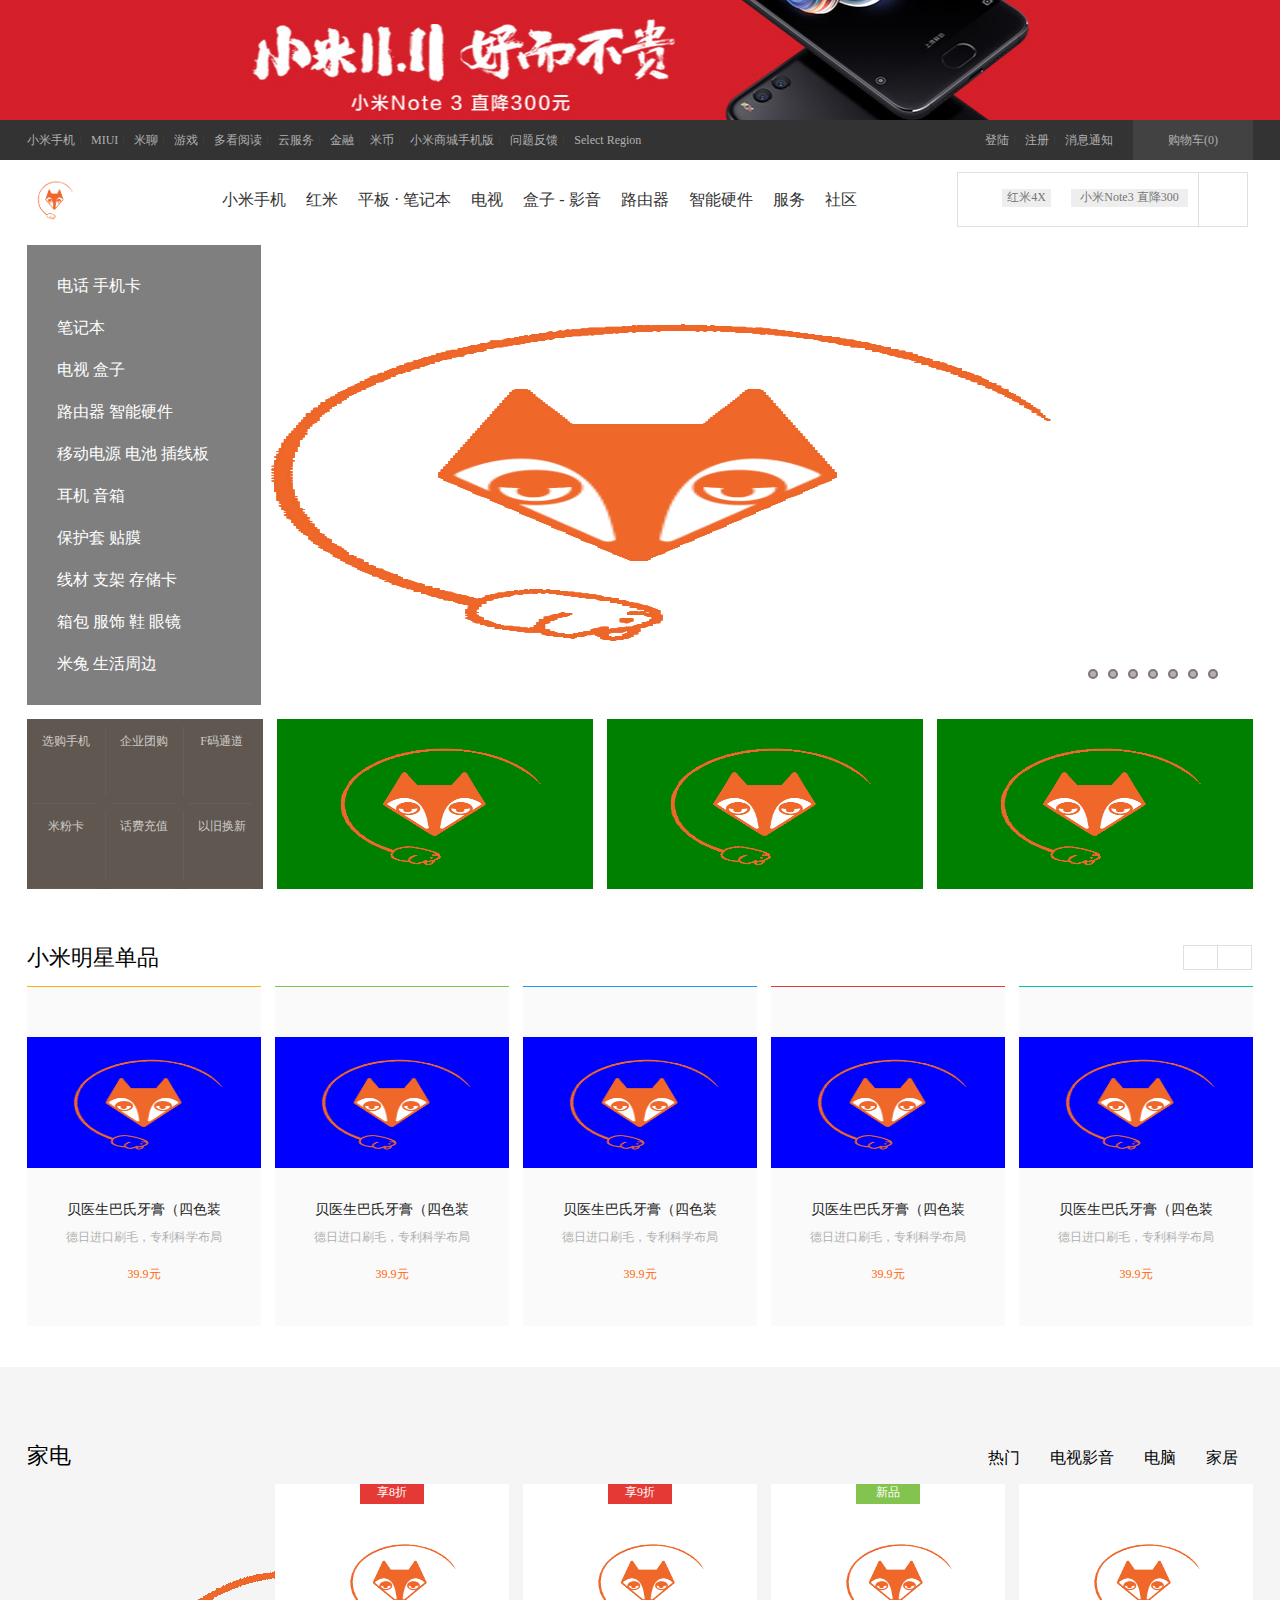
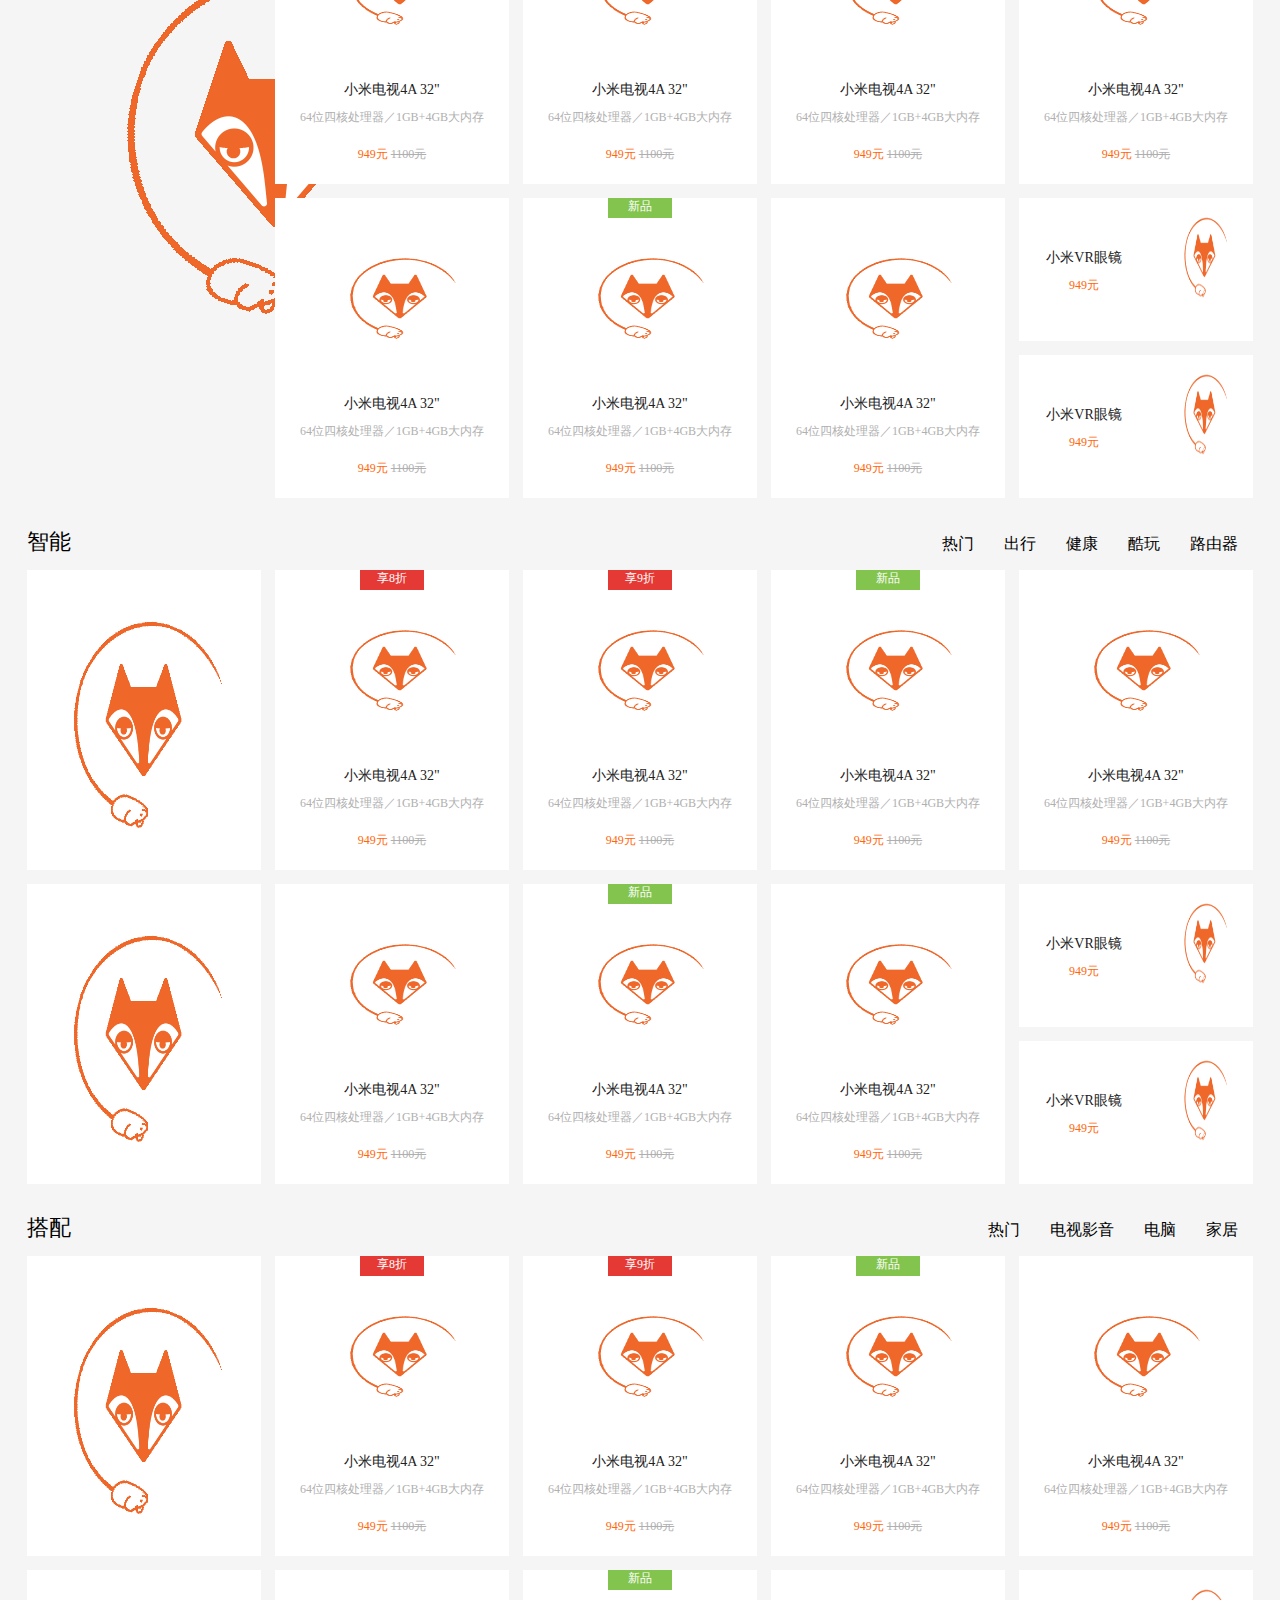
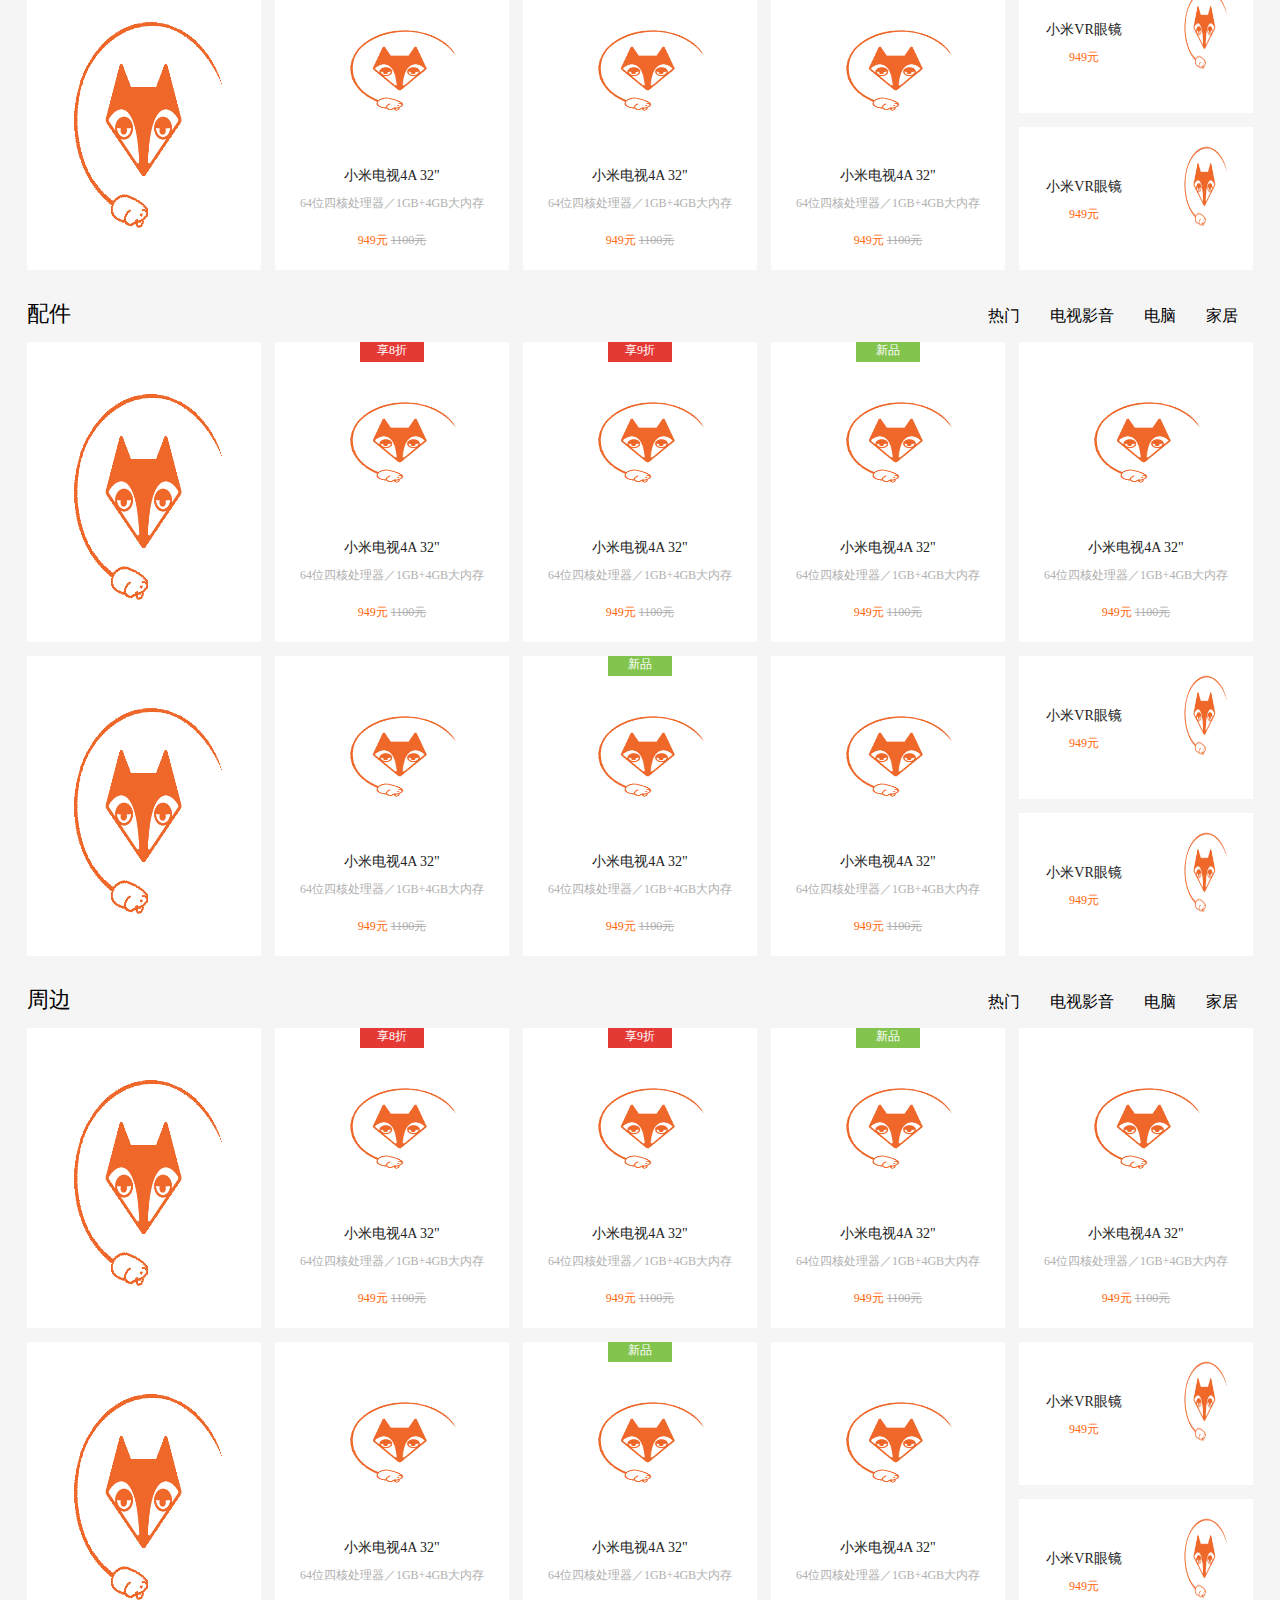
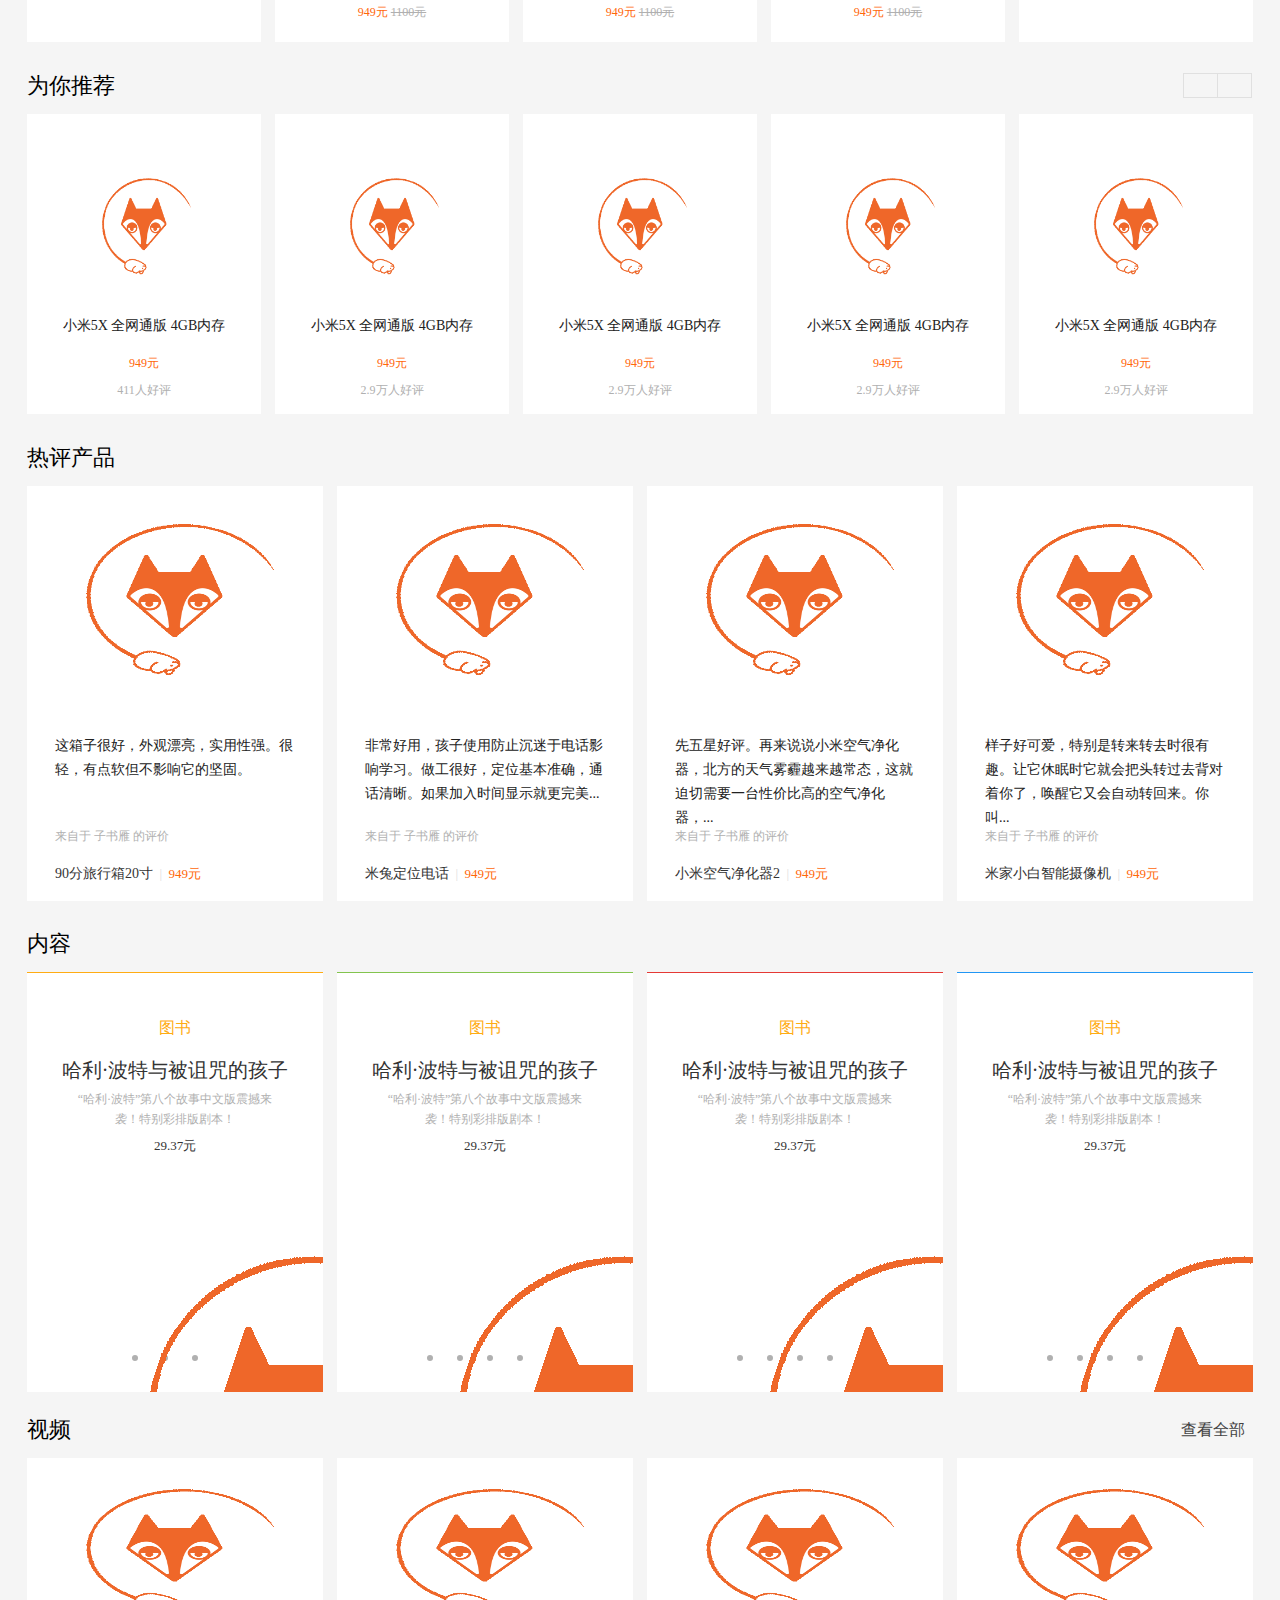
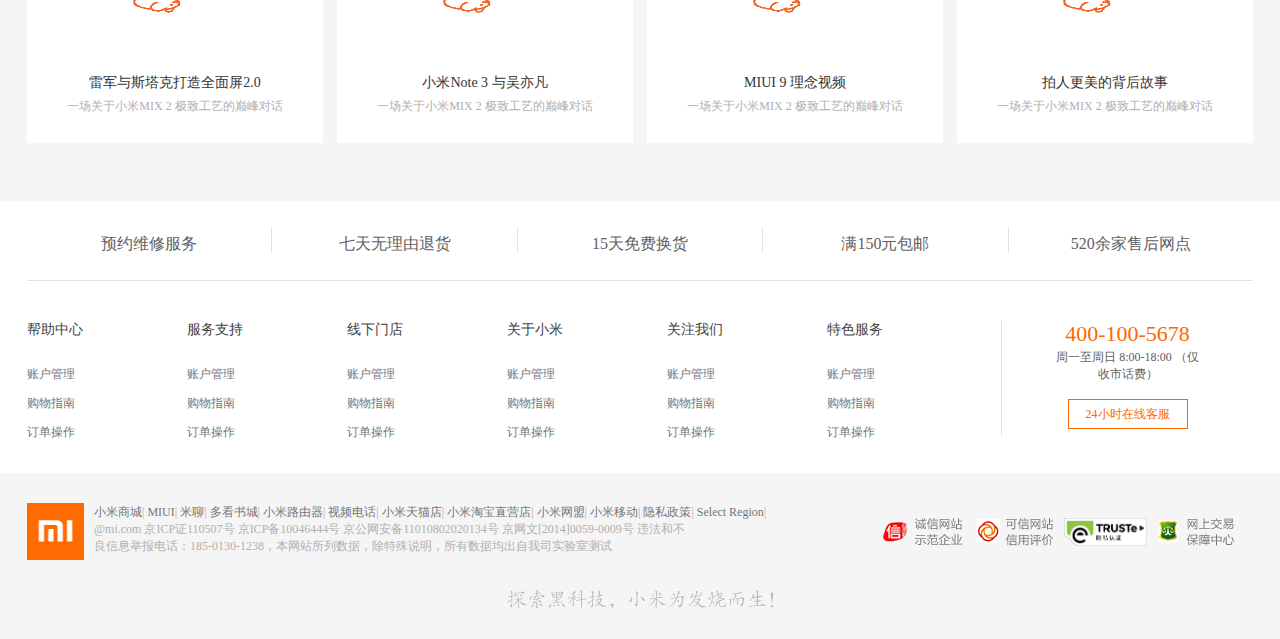
<file: xiaomi - 副本/index.html>
<!DOCTYPE html>
<html lang="en">
<head>
	<meta charset="UTF-8">
	<title>Document</title>
	<link rel="stylesheet" href="http://at.alicdn.com/t/font_463937_zes8z7kjn6rbe29.css">
	<link rel="stylesheet" href="css/index.css">
	<!-- <link rel="stylesheet" href="font/iconfont.css"> -->
</head>
<body>
	<!-- 顶 -->
	<div class="flow">
	<div class="header">
		<a class="top"href="">
		</a>
		<div class="header1">
			<div class="header2">
				<div class="header2-1">			
					<a href="">小米手机<span>︱</span></a>
					<a href="">MIUI<span>︱</span></a>
					<a href="">米聊<span>︱</span></a>
					<a href="">游戏<span>︱</span></a>
					<a href="">多看阅读<span>︱</span></a>
					<a href="">云服务<span>︱</span></a>
					<a href="">金融<span>︱</span></a>
					<a href="">米币<span>︱</span></a>
					<a href="">小米商城手机版<span>︱</span></a>
					<a href="">问题反馈<span>︱</span></a>
					<a href="">Select Region</a>
				</div>
				<div class="header2-2">
					<div class="header2-2-1">
						<a href="">登陆<span>︱</span></a>
						<a href="">注册<span>︱</span></a>
						<a href="">消息通知</a>
					</div>
					<a class="header2-2-2" href="" >
						<i class="iconfont icon-gouwuche"></i>
						<span>购物车(0)</span>
					</a>
				</div>
			</div>
		</div>
	</div>
	</div>
	<!-- 最上面结束 -->

	<!-- logo栏开始 -->
	<div class="flow">	

	<div class="logo">
	<!-- <div class="logoo1"></div> -->
	
		<a href="" class="logo1">
			<img src="img/huli.gif"attr="img/xiaomi mbe.png" alt="">
		</a>
		<ul class="logo2">
			<li><a href="" class="nav_font1">小米手机
			<section class="item">
				<div class="nav_dao1"></div>
				<div class="nav_dao1"></div>
				<div class="nav_dao1"></div>
				<div class="nav_dao1"></div>
			</section>
			</a></li>
			<li><a href="" class="nav_font1">红米
			<section class="item">
				<div class="nav_dao1"></div>
				<div class="nav_dao1"></div>
				<div class="nav_dao1"></div>
				<div class="nav_dao1"></div>
			</section>
			</a></li>
			<li><a href="">平板 · 笔记本</a></li>
			<li><a href="" class="nav_font1">电视
			<section class="item">
				<div class="nav_dao1"></div>
				<div class="nav_dao1"></div>
				<div class="nav_dao1"></div>
				<div class="nav_dao1"></div>
			</section>
			</a></li>
			<li><a href="" class="nav_font1">盒子 - 影音
			<section class="item">
				<div class="nav_dao1"></div>
				<div class="nav_dao1"></div>
				<div class="nav_dao1"></div>
				<div class="nav_dao1"></div>
			</section>
			</a></li>
			<li><a href="" class="nav_font1">路由器
			<section class="item">
				<div class="nav_dao1"></div>
				<div class="nav_dao1"></div>
				<div class="nav_dao1"></div>
				<div class="nav_dao1"></div>
			</section>
			</a></li>
			<li><a href="" class="nav_font1">智能硬件
			<section class="item">
				<div class="nav_dao1"></div>
				<div class="nav_dao1"></div>
				<div class="nav_dao1"></div>
				<div class="nav_dao1"></div>
			</section>
			</a></li>
			<li><a href="">服务</a></li>
			<li><a href="">社区</a></li>
		</ul>
		<div class="logo3">
			<div class="logo-left">		
				<a href="" class="left1">小米Note3 直降300</a>
				<a href="" class="left2">红米4X</a>

			</div>
			<button class="logo-right">
				<a href="">
					<i class="iconfont icon-sousuokuang"></i>
				</a>
			</button>	
		</div>
	</div>
	</div>
	<!-- logo栏结束 -->

	<!-- banna开始 -->
	<div class="flow">
	<div class="banna">
		<div class="banna-img">
			<a href="">
				<img src="img/huli.gif"attr="img/banna7.jpg" alt="">
			</a>
			<a href="">
				<img src="img/huli.gif"attr="img/banna2.png" alt="">
			</a>
			<a href="">
				<img src="img/huli.gif"attr="img/banna3.jpg" alt="">
			</a>
			<a href="">
				<img src="img/huli.gif"attr="img/banna4.jpg" alt="">
			</a>
			<a href="">
				<img src="img/huli.gif"attr="img/banna5.jpg" alt="">
			</a>
			<a href="">
				<img src="img/huli.gif"attr="img/banna6.jpg" alt="">
			</a>
			<a href="">
				<img src="img/huli.gif"attr="img/banna1.jpg" alt="">
			</a>
		</div>
		<ul class="banna-left">
			<li>
				<a href="">电话 手机卡
					<i class="iconfont icon-dayuhao-copy"></i>
				</a>
			</li>
			<li>
				<a href="">笔记本
					<i class="iconfont icon-dayuhao-copy"></i>
				</a>
			</li>
			<li>
				<a href="">电视 盒子
					<i class="iconfont icon-dayuhao-copy"></i>
				</a>
			</li>
			<li>
				<a href="">路由器 智能硬件
					<i class="iconfont icon-dayuhao-copy"></i>
				</a>
			</li>
			<li>
				<a href="">移动电源 电池 插线板
					<i class="iconfont icon-dayuhao-copy"></i>
				</a>
			</li>
			<li>
				<a href="">耳机 音箱
					<i class="iconfont icon-dayuhao-copy"></i>
				</a>
			</li>
			<li>
				<a href="">保护套 贴膜
					<i class="iconfont icon-dayuhao-copy"></i>
				</a>
			</li>
			<li>
				<a href="">线材 支架 存储卡
					<i class="iconfont icon-dayuhao-copy"></i>
				</a>
			</li>
			<li>
				<a href="">箱包 服饰 鞋 眼镜
					<i class="iconfont icon-dayuhao-copy"></i>
				</a>
			</li>
			<li>
				<a href="">米兔 生活周边
					<i class="iconfont icon-dayuhao-copy"></i>
				</a>
			</li>
		</ul>
		<div class="banna-dayu">
			<i class="iconfont icon-dayuhao-copy"></i>
		</div>
		<div class="banna-xiaoyu">
			<i class="iconfont icon-xiaoyuhao"></i>
		</div>
		<ul class="banna-radius">
			<li></li>
			<li></li>
			<li></li>
			<li></li>
			<li></li>
			<li></li>
			<li></li>
		</ul>
	</div>
	</div>
	<!-- banna结束 -->

	<!-- 引导框开始 -->
	<div class="flow">
	<div class="dao">
		<ul class="dao3">
			<li class="dao222">
				<a class="da" href="">
					<i class="iconfont icon-shouji"></i>
					<div class="icon">选购手机</div>
				</a>
			</li>
			<li class="dao222">
				<a class="da" href="">
					<i class="iconfont icon-liwu"></i>
					<div class="icon">企业团购</div>
				</a>
			</li>
			<li class="dao222 ">
				<a href="">
					<i class="iconfont icon-fma"></i>
					<div class="icon">F码通道</div>
				</a>
			</li>
			<li class="dao222 dao111 ">
				<a class="da" href="">
					<i class="iconfont icon-mifenqia-copy"></i>
					<div class="icon">米粉卡</div>
				</a>
			</li>
			<li class="dao222 dao111">
				<a class="da" href="">
					<i class="iconfont icon-yijiuhuanxin"></i>
					<div class="icon">话费充值</div>
				</a>
			</li>
			<li class="dao222 dao111">
				<a href="">
					<i class="iconfont icon-huafeichongzhi"></i>
					<div class="icon">以旧换新</div>
				</a>
			</li>
		</ul>
		<a href="" class="dao1">
			<img src="img/huli.gif"attr="img/lll.jpg" alt="">
		</a>
		<a href="" class="dao1">
			<img src="img/huli.gif"attr="img/222.jpg" alt="">
		</a>
		<a href="" class="dao1 dao2">
			<img src="img/huli.gif"attr="img/lii.jpg" alt="">
		</a>
	</div>
	</div>
	<!-- 引导框结束 -->
	<!-- 小米明星单品开始 -->
	<div class="flow">
	<div class="mx">
		<div class="mx-top1">
			<h2 class="h2">小米明星单品</h2>
			<div class="jdjd">
						<div class="jdjd1">
							<strong class="iconfont icon-xiaoyuhao"></strong>
						</div>
						<div class="jdjd1 jdjd2">
							<strong class="iconfont icon-dayuhao-copy"></strong>
						</div>
					</div>
		</div>
		<div class="mx-top2">
			<div class="mx1">
				<a class="mx11"href="">
					<img src="img/huli.gif"attr="img/dan1.png" alt="">
				</a>
				<div class="mx11-2">
					<a href="">贝医生巴氏牙膏（四色装</a>
				</div>
				<div class="mx11-3">德日进口刷毛，专利科学布局</div>
				<div class="mx11-4">39.9元</div>
			</div>
			<div class="mx2">
				<a class="mx11"href="">
					<img src="img/huli.gif"attr="img/dan2.png" alt="">
				</a>
				<div class="mx11-2">
					<a href="">贝医生巴氏牙膏（四色装</a>
				</div>
				<div class="mx11-3">德日进口刷毛，专利科学布局</div>
				<div class="mx11-4">39.9元</div>
			</div>
			<div class="mx3">
				<a class="mx11"href="">
					<img src="img/huli.gif"attr="img/dan3.png" alt="">
				</a>
				<div class="mx11-2">
					<a href="">贝医生巴氏牙膏（四色装</a>
				</div>
				<div class="mx11-3">德日进口刷毛，专利科学布局</div>
				<div class="mx11-4">39.9元</div>
			</div>
			<div class="mx4">
				<a class="mx11"href="">
					<img src="img/huli.gif"attr="img/dan4.png" alt="">
				</a>
				<div class="mx11-2">
					<a href="">贝医生巴氏牙膏（四色装</a>
				</div>
				<div class="mx11-3">德日进口刷毛，专利科学布局</div>
				<div class="mx11-4">39.9元</div>
			</div>
			<div class="mx5">
				<a class="mx11"href="">
					<img src="img/huli.gif"attr="img/dan5.png" alt="">
				</a>
				<div class="mx11-2">
					<a href="">贝医生巴氏牙膏（四色装</a>
				</div>
				<div class="mx11-3">德日进口刷毛，专利科学布局</div>
				<div class="mx11-4">39.9元</div>
			</div>
		</div>
	</div>
	</div>
	<!-- 小米明星单品结束 -->

	<!-- 家电开始 -->
	<div class="flow">
	<div class="jd">
		<div class="jd1">
			<div class="jd-top">
				<div class="jd-a1">
					<h2 class="jd-word">家电</h2>
				</div>
				<div class="jd-a2">
					<a href="" >热门</a>
					<a href="" >电视影音</a>
					<a href="" >电脑</a>
					<a href="" >家居</a>
				</div>
			</div>
			<div class="jd-bottom">
				<a class="jd-left1" href="">
					<img src="img/huli.gif"attr="img/dian1 .png" alt="">
				</a>
				<div class="jd-right">
					<div class="jd-list">
						<div class="jd-list-top">享8折</div>
						<a class="jd-list-a" href="">
							<img src="img/huli.gif"attr="img/dian2.png" alt="">
						</a>
						<div class="mx11-2">
							<a href="">小米电视4A 32"</a>
						</div>
						<div class="mx11-3">64位四核处理器／1GB+4GB大内存</div>
						<div class="mx11-4">949元 <span>1100元</span></div>
						<a class="jd-dw" href="">
							<p >
							吃的开始看能否收到快递的客服发收到快递的客服发收到
							</p>
							<div class="jd-pj">来自于胡默默的评价</div>
						</a>
					</div>
					<div class="jd-list">
						<div class="jd-list-top">享9折</div>
						<a class="jd-list-a" href="">
							<img src="img/huli.gif"attr="img/dian2.png" alt="">
						</a>
						<div class="mx11-2">
							<a href="">小米电视4A 32"</a>
						</div>
						<div class="mx11-3">64位四核处理器／1GB+4GB大内存</div>
						<div class="mx11-4">949元 <span>1100元</span></div>
						<a class="jd-dw" href="">
							<p >
							吃的开始看能否收到快递的客服发收到快递的客服发收到
							</p>
							<div class="jd-pj">来自于胡默默的评价</div>
						</a>
					</div>
					<div class="jd-list">
						<div class="jd-list-top aa">新品</div>
						<a class="jd-list-a" href="">
							<img src="img/huli.gif"attr="img/dian1 (3).png" alt="">
						</a>
						<div class="mx11-2">
							<a href="">小米电视4A 32"</a>
						</div>
						<div class="mx11-3">64位四核处理器／1GB+4GB大内存</div>
						<div class="mx11-4">949元 <span>1100元</span></div>
						<a class="jd-dw" href="">
							<p >
							吃的开始看能否收到快递的客服发收到快递的客服发收到
							</p>
							<div class="jd-pj">来自于胡默默的评价</div>
						</a>
					</div>
					<div class="jd-list">
						<a class="jd-list-a" href="">
							<img src="img/huli.gif"attr="img/dian1 (4).png" alt="">
						</a>
						<div class="mx11-2">
							<a href="">小米电视4A 32"</a>
						</div>
						<div class="mx11-3">64位四核处理器／1GB+4GB大内存</div>
						<div class="mx11-4">949元 <span>1100元</span></div>
						<a class="jd-dw" href="">
							<p >
							吃的开始看能否收到快递的客服发收到快递的客服发收到
							</p>
							<div class="jd-pj">来自于胡默默的评价</div>
						</a>
					</div>
					<div class="jd-list">
						<a class="jd-list-a" href="">
							<img src="img/huli.gif"attr="img/dian1 (5).png" alt="">
						</a>
						<div class="mx11-2">
							<a href="">小米电视4A 32"</a>
						</div>
						<div class="mx11-3">64位四核处理器／1GB+4GB大内存</div>
						<div class="mx11-4">949元 <span>1100元</span></div>
						<a class="jd-dw" href="">
							<p >
							吃的开始看能否收到快递的客服发收到快递的客服发收到
							</p>
							<div class="jd-pj">来自于胡默默的评价</div>
						</a>
					</div>
					<div class="jd-list">
						<div class="jd-list-top aa">新品</div>
						<a class="jd-list-a" href="">
							<img src="img/huli.gif"attr="img/dian6.png" alt="">
						</a>
						<div class="mx11-2">
							<a href="">小米电视4A 32"</a>
						</div>
						<div class="mx11-3">64位四核处理器／1GB+4GB大内存</div>
						<div class="mx11-4">949元 <span>1100元</span></div>
						<a class="jd-dw" href="">
							<p >
							吃的开始看能否收到快递的客服发收到快递的客服发收到
							</p>
							<div class="jd-pj">来自于胡默默的评价</div>
						</a>
					</div>
					<div class="jd-list">
						<a class="jd-list-a" href="">
							<img src="img/huli.gif"attr="img/dian7.png" alt="">
						</a>
						<div class="mx11-2">
							<a href="">小米电视4A 32"</a>
						</div>
						<div class="mx11-3">64位四核处理器／1GB+4GB大内存</div>
						<div class="mx11-4">949元 <span>1100元</span></div>
						<a class="jd-dw" href="">
							<p >
							吃的开始看能否收到快递的客服发收到快递的客服发收到
							</p>
							<div class="jd-pj">来自于胡默默的评价</div>
						</a>
					</div>
						<div class="zn-list">
						<div class="zn-8-1">
							<div class="znzn">
								<a href="" class="zn-8-left">小米VR眼镜</a>
								<div class="mx11-40">949元</div>
							</div>
							<a class="zn-8-right" href=""></a>
							<div class="zn-8-right">
								<img src="img/huli.gif"attr="img/dian9.png" alt="">
							</div>
						</div>
						<div class="zn-8-1">
							<div class="znzn">
								<a href="" class="zn-8-left">小米VR眼镜</a>
								<div class="mx11-40">949元</div>
							</div>
							<a class="zn-8-right" href=""></a>
							<div class="zn-8-right">
								<img src="img/huli.gif"attr="img/dian10.png" alt="">
							</div>
						</div>
					</div>
				</div>
				<div class="jd-right">
					<div class="jd-list">
						<div class="jd-list-top">享8折</div>
						<a class="jd-list-a" href="">
							<img src="img/huli.gif"attr="img/dian2.png" alt="">
						</a>
						<div class="mx11-2">
							<a href="">小米电视4A 32"</a>
						</div>
						<div class="mx11-3">64位四核处理器／1GB+4GB大内存</div>
						<div class="mx11-4">949元 <span>1100元</span></div>
						<a class="jd-dw" href="">
							<p >
							吃的开始看能否收到快递的客服发收到快递的客服发收到
							</p>
							<div class="jd-pj">来自于胡默默的评价</div>
						</a>
					</div>
					<div class="jd-list">
						<div class="jd-list-top">享9折</div>
						<a class="jd-list-a" href="">
							<img src="img/huli.gif"attr="img/dian2.png" alt="">
						</a>
						<div class="mx11-2">
							<a href="">小米电视4A 32"</a>
						</div>
						<div class="mx11-3">64位四核处理器／1GB+4GB大内存</div>
						<div class="mx11-4">949元 <span>1100元</span></div>
						<a class="jd-dw" href="">
							<p >
							吃的开始看能否收到快递的客服发收到快递的客服发收到
							</p>
							<div class="jd-pj">来自于胡默默的评价</div>
						</a>
					</div>
					<div class="jd-list">
						<div class="jd-list-top aa">新品</div>
						<a class="jd-list-a" href="">
							<img src="img/huli.gif"attr="img/dian1 (3).png" alt="">
						</a>
						<div class="mx11-2">
							<a href="">小米电视4A 32"</a>
						</div>
						<div class="mx11-3">64位四核处理器／1GB+4GB大内存</div>
						<div class="mx11-4">949元 <span>1100元</span></div>
						<a class="jd-dw" href="">
							<p >
							吃的开始看能否收到快递的客服发收到快递的客服发收到
							</p>
							<div class="jd-pj">来自于胡默默的评价</div>
						</a>
					</div>
					<div class="jd-list">
						<a class="jd-list-a" href="">
							<img src="img/huli.gif"attr="img/dian1 (4).png" alt="">
						</a>
						<div class="mx11-2">
							<a href="">小米电视4A 32"</a>
						</div>
						<div class="mx11-3">64位四核处理器／1GB+4GB大内存</div>
						<div class="mx11-4">949元 <span>1100元</span></div>
						<a class="jd-dw" href="">
							<p >
							吃的开始看能否收到快递的客服发收到快递的客服发收到
							</p>
							<div class="jd-pj">来自于胡默默的评价</div>
						</a>
					</div>
					<div class="jd-list">
						<a class="jd-list-a" href="">
							<img src="img/huli.gif"attr="img/dian1 (5).png" alt="">
						</a>
						<div class="mx11-2">
							<a href="">小米电视4A 32"</a>
						</div>
						<div class="mx11-3">64位四核处理器／1GB+4GB大内存</div>
						<div class="mx11-4">949元 <span>1100元</span></div>
						<a class="jd-dw" href="">
							<p >
							吃的开始看能否收到快递的客服发收到快递的客服发收到
							</p>
							<div class="jd-pj">来自于胡默默的评价</div>
						</a>
					</div>
					<div class="jd-list">
						<div class="jd-list-top aa">新品</div>
						<a class="jd-list-a" href="">
							<img src="img/huli.gif"attr="img/dian6.png" alt="">
						</a>
						<div class="mx11-2">
							<a href="">小米电视4A 32"</a>
						</div>
						<div class="mx11-3">64位四核处理器／1GB+4GB大内存</div>
						<div class="mx11-4">949元 <span>1100元</span></div>
						<a class="jd-dw" href="">
							<p >
							吃的开始看能否收到快递的客服发收到快递的客服发收到
							</p>
							<div class="jd-pj">来自于胡默默的评价</div>
						</a>
					</div>
					<div class="jd-list">
						<a class="jd-list-a" href="">
							<img src="img/huli.gif"attr="img/dian7.png" alt="">
						</a>
						<div class="mx11-2">
							<a href="">小米电视4A 32"</a>
						</div>
						<div class="mx11-3">64位四核处理器／1GB+4GB大内存</div>
						<div class="mx11-4">949元 <span>1100元</span></div>
						<a class="jd-dw" href="">
							<p >
							吃的开始看能否收到快递的客服发收到快递的客服发收到
							</p>
							<div class="jd-pj">来自于胡默默的评价</div>
						</a>
					</div>
						<div class="zn-list">
						<div class="zn-8-1">
							<div class="znzn">
								<a href="" class="zn-8-left">小米VR眼镜</a>
								<div class="mx11-40">949元</div>
							</div>
							<a class="zn-8-right" href=""></a>
							<div class="zn-8-right">
								<img src="img/huli.gif"attr="img/dian9.png" alt="">
							</div>
						</div>
						<div class="zn-8-1">
							<div class="znzn">
								<a href="" class="zn-8-left">小米VR眼镜</a>
								<div class="mx11-40">949元</div>
							</div>
							<a class="zn-8-right" href=""></a>
							<div class="zn-8-right">
								<img src="img/huli.gif"attr="img/dian10.png" alt="">
							</div>
						</div>
					</div>
				</div>
				<div class="jd-right">
					<div class="jd-list">
						<div class="jd-list-top">享8折</div>
						<a class="jd-list-a" href="">
							<img src="img/huli.gif"attr="img/dian2.png" alt="">
						</a>
						<div class="mx11-2">
							<a href="">小米电视4A 32"</a>
						</div>
						<div class="mx11-3">64位四核处理器／1GB+4GB大内存</div>
						<div class="mx11-4">949元 <span>1100元</span></div>
						<a class="jd-dw" href="">
							<p >
							吃的开始看能否收到快递的客服发收到快递的客服发收到
							</p>
							<div class="jd-pj">来自于胡默默的评价</div>
						</a>
					</div>
					<div class="jd-list">
						<div class="jd-list-top">享9折</div>
						<a class="jd-list-a" href="">
							<img src="img/huli.gif"attr="img/dian2.png" alt="">
						</a>
						<div class="mx11-2">
							<a href="">小米电视4A 32"</a>
						</div>
						<div class="mx11-3">64位四核处理器／1GB+4GB大内存</div>
						<div class="mx11-4">949元 <span>1100元</span></div>
						<a class="jd-dw" href="">
							<p >
							吃的开始看能否收到快递的客服发收到快递的客服发收到
							</p>
							<div class="jd-pj">来自于胡默默的评价</div>
						</a>
					</div>
					<div class="jd-list">
						<div class="jd-list-top aa">新品</div>
						<a class="jd-list-a" href="">
							<img src="img/huli.gif"attr="img/dian1 (3).png" alt="">
						</a>
						<div class="mx11-2">
							<a href="">小米电视4A 32"</a>
						</div>
						<div class="mx11-3">64位四核处理器／1GB+4GB大内存</div>
						<div class="mx11-4">949元 <span>1100元</span></div>
						<a class="jd-dw" href="">
							<p >
							吃的开始看能否收到快递的客服发收到快递的客服发收到
							</p>
							<div class="jd-pj">来自于胡默默的评价</div>
						</a>
					</div>
					<div class="jd-list">
						<a class="jd-list-a" href="">
							<img src="img/huli.gif"attr="img/dian1 (4).png" alt="">
						</a>
						<div class="mx11-2">
							<a href="">小米电视4A 32"</a>
						</div>
						<div class="mx11-3">64位四核处理器／1GB+4GB大内存</div>
						<div class="mx11-4">949元 <span>1100元</span></div>
						<a class="jd-dw" href="">
							<p >
							吃的开始看能否收到快递的客服发收到快递的客服发收到
							</p>
							<div class="jd-pj">来自于胡默默的评价</div>
						</a>
					</div>
					<div class="jd-list">
						<a class="jd-list-a" href="">
							<img src="img/huli.gif"attr="img/dian1 (5).png" alt="">
						</a>
						<div class="mx11-2">
							<a href="">小米电视4A 32"</a>
						</div>
						<div class="mx11-3">64位四核处理器／1GB+4GB大内存</div>
						<div class="mx11-4">949元 <span>1100元</span></div>
						<a class="jd-dw" href="">
							<p >
							吃的开始看能否收到快递的客服发收到快递的客服发收到
							</p>
							<div class="jd-pj">来自于胡默默的评价</div>
						</a>
					</div>
					<div class="jd-list">
						<div class="jd-list-top aa">新品</div>
						<a class="jd-list-a" href="">
							<img src="img/huli.gif"attr="img/dian6.png" alt="">
						</a>
						<div class="mx11-2">
							<a href="">小米电视4A 32"</a>
						</div>
						<div class="mx11-3">64位四核处理器／1GB+4GB大内存</div>
						<div class="mx11-4">949元 <span>1100元</span></div>
						<a class="jd-dw" href="">
							<p >
							吃的开始看能否收到快递的客服发收到快递的客服发收到
							</p>
							<div class="jd-pj">来自于胡默默的评价</div>
						</a>
					</div>
					<div class="jd-list">
						<a class="jd-list-a" href="">
							<img src="img/huli.gif"attr="img/dian7.png" alt="">
						</a>
						<div class="mx11-2">
							<a href="">小米电视4A 32"</a>
						</div>
						<div class="mx11-3">64位四核处理器／1GB+4GB大内存</div>
						<div class="mx11-4">949元 <span>1100元</span></div>
						<a class="jd-dw" href="">
							<p >
							吃的开始看能否收到快递的客服发收到快递的客服发收到
							</p>
							<div class="jd-pj">来自于胡默默的评价</div>
						</a>
					</div>
						<div class="zn-list">
						<div class="zn-8-1">
							<div class="znzn">
								<a href="" class="zn-8-left">小米VR眼镜</a>
								<div class="mx11-40">949元</div>
							</div>
							<a class="zn-8-right" href=""></a>
							<div class="zn-8-right">
								<img src="img/huli.gif"attr="img/dian9.png" alt="">
							</div>
						</div>
						<div class="zn-8-1">
							<div class="znzn">
								<a href="" class="zn-8-left">小米VR眼镜</a>
								<div class="mx11-40">949元</div>
							</div>
							<a class="zn-8-right" href=""></a>
							<div class="zn-8-right">
								<img src="img/huli.gif"attr="img/dian10.png" alt="">
							</div>
						</div>
					</div>
				</div>
				<div class="jd-right">
					<div class="jd-list">
						<div class="jd-list-top">享8折</div>
						<a class="jd-list-a" href="">
							<img src="img/huli.gif"attr="img/dian2.png" alt="">
						</a>
						<div class="mx11-2">
							<a href="">小米电视4A 32"</a>
						</div>
						<div class="mx11-3">64位四核处理器／1GB+4GB大内存</div>
						<div class="mx11-4">949元 <span>1100元</span></div>
						<a class="jd-dw" href="">
							<p >
							吃的开始看能否收到快递的客服发收到快递的客服发收到
							</p>
							<div class="jd-pj">来自于胡默默的评价</div>
						</a>
					</div>
					<div class="jd-list">
						<div class="jd-list-top">享9折</div>
						<a class="jd-list-a" href="">
							<img src="img/huli.gif"attr="img/dian2.png" alt="">
						</a>
						<div class="mx11-2">
							<a href="">小米电视4A 32"</a>
						</div>
						<div class="mx11-3">64位四核处理器／1GB+4GB大内存</div>
						<div class="mx11-4">949元 <span>1100元</span></div>
						<a class="jd-dw" href="">
							<p >
							吃的开始看能否收到快递的客服发收到快递的客服发收到
							</p>
							<div class="jd-pj">来自于胡默默的评价</div>
						</a>
					</div>
					<div class="jd-list">
						<div class="jd-list-top aa">新品</div>
						<a class="jd-list-a" href="">
							<img src="img/huli.gif"attr="img/dian1 (3).png" alt="">
						</a>
						<div class="mx11-2">
							<a href="">小米电视4A 32"</a>
						</div>
						<div class="mx11-3">64位四核处理器／1GB+4GB大内存</div>
						<div class="mx11-4">949元 <span>1100元</span></div>
						<a class="jd-dw" href="">
							<p >
							吃的开始看能否收到快递的客服发收到快递的客服发收到
							</p>
							<div class="jd-pj">来自于胡默默的评价</div>
						</a>
					</div>
					<div class="jd-list">
						<a class="jd-list-a" href="">
							<img src="img/huli.gif"attr="img/dian1 (4).png" alt="">
						</a>
						<div class="mx11-2">
							<a href="">小米电视4A 32"</a>
						</div>
						<div class="mx11-3">64位四核处理器／1GB+4GB大内存</div>
						<div class="mx11-4">949元 <span>1100元</span></div>
						<a class="jd-dw" href="">
							<p >
							吃的开始看能否收到快递的客服发收到快递的客服发收到
							</p>
							<div class="jd-pj">来自于胡默默的评价</div>
						</a>
					</div>
					<div class="jd-list">
						<a class="jd-list-a" href="">
							<img src="img/huli.gif"attr="img/dian1 (5).png" alt="">
						</a>
						<div class="mx11-2">
							<a href="">小米电视4A 32"</a>
						</div>
						<div class="mx11-3">64位四核处理器／1GB+4GB大内存</div>
						<div class="mx11-4">949元 <span>1100元</span></div>
						<a class="jd-dw" href="">
							<p >
							吃的开始看能否收到快递的客服发收到快递的客服发收到
							</p>
							<div class="jd-pj">来自于胡默默的评价</div>
						</a>
					</div>
					<div class="jd-list">
						<div class="jd-list-top aa">新品</div>
						<a class="jd-list-a" href="">
							<img src="img/huli.gif"attr="img/dian6.png" alt="">
						</a>
						<div class="mx11-2">
							<a href="">小米电视4A 32"</a>
						</div>
						<div class="mx11-3">64位四核处理器／1GB+4GB大内存</div>
						<div class="mx11-4">949元 <span>1100元</span></div>
						<a class="jd-dw" href="">
							<p >
							吃的开始看能否收到快递的客服发收到快递的客服发收到
							</p>
							<div class="jd-pj">来自于胡默默的评价</div>
						</a>
					</div>
					<div class="jd-list">
						<a class="jd-list-a" href="">
							<img src="img/huli.gif"attr="img/dian7.png" alt="">
						</a>
						<div class="mx11-2">
							<a href="">小米电视4A 32"</a>
						</div>
						<div class="mx11-3">64位四核处理器／1GB+4GB大内存</div>
						<div class="mx11-4">949元 <span>1100元</span></div>
						<a class="jd-dw" href="">
							<p >
							吃的开始看能否收到快递的客服发收到快递的客服发收到
							</p>
							<div class="jd-pj">来自于胡默默的评价</div>
						</a>
					</div>
						<div class="zn-list">
						<div class="zn-8-1">
							<div class="znzn">
								<a href="" class="zn-8-left">小米VR眼镜</a>
								<div class="mx11-40">949元</div>
							</div>
							<a class="zn-8-right" href=""></a>
							<div class="zn-8-right">
								<img src="img/huli.gif"attr="img/dian9.png" alt="">
							</div>
						</div>
						<div class="zn-8-1">
							<div class="znzn">
								<a href="" class="zn-8-left">小米VR眼镜</a>
								<div class="mx11-40">949元</div>
							</div>
							<a class="zn-8-right" href=""></a>
							<div class="zn-8-right">
								<img src="img/huli.gif"attr="img/dian10.png" alt="">
							</div>
						</div>
					</div>
				</div>
			</div>
		</div>
	</div>
	</div>
	<!-- 家电结束 -->

	<!-- 智能开始 -->
	<div class="flow">
	<div class=" zn">
		<div class="jd1">
			<div class="jd-top">
				<div class="jd-a1">
					<h2 class="jd-word">智能</h2>
				</div>
				<div class="jd-a2">
					<a href="" >热门</a>
					<a href="" >出行</a>
					<a href="" >健康</a>
					<a href="" >酷玩</a>
					<a href="" >路由器</a>
				</div>
			</div>
			<div class="jd-bottom">
				<div class="jd-left" >
					<a href="" class="zn-list1">
						<img src="img/huli.gif"attr="img/21.png" alt="">
					</a>
					<a href="" class="zn-list1">
						<img src="img/huli.gif"attr="img/22.png" alt="">
					</a>
				</div>
				<div class="jd-right">
					<div class="jd-list">
						<div class="jd-list-top">享8折</div>
						<a class="jd-list-a" href="">
							<img src="img/huli.gif"attr="img/dian2.png" alt="">
						</a>
						<div class="mx11-2">
							<a href="">小米电视4A 32"</a>
						</div>
						<div class="mx11-3">64位四核处理器／1GB+4GB大内存</div>
						<div class="mx11-4">949元 <span>1100元</span></div>
						<a class="jd-dw" href="">
							<p >
							吃的开始看能否收到快递的客服发收到快递的客服发收到
							</p>
							<div class="jd-pj">来自于胡默默的评价</div>
						</a>
					</div>
					<div class="jd-list">
						<div class="jd-list-top">享9折</div>
						<a class="jd-list-a" href="">
							<img src="img/huli.gif"attr="img/dian2.png" alt="">
						</a>
						<div class="mx11-2">
							<a href="">小米电视4A 32"</a>
						</div>
						<div class="mx11-3">64位四核处理器／1GB+4GB大内存</div>
						<div class="mx11-4">949元 <span>1100元</span></div>
						<a class="jd-dw" href="">
							<p >
							吃的开始看能否收到快递的客服发收到快递的客服发收到
							</p>
							<div class="jd-pj">来自于胡默默的评价</div>
						</a>
					</div>
					<div class="jd-list">
						<div class="jd-list-top aa">新品</div>
						<a class="jd-list-a" href="">
							<img src="img/huli.gif"attr="img/dian1 (3).png" alt="">
						</a>
						<div class="mx11-2">
							<a href="">小米电视4A 32"</a>
						</div>
						<div class="mx11-3">64位四核处理器／1GB+4GB大内存</div>
						<div class="mx11-4">949元 <span>1100元</span></div>
						<a class="jd-dw" href="">
							<p >
							吃的开始看能否收到快递的客服发收到快递的客服发收到
							</p>
							<div class="jd-pj">来自于胡默默的评价</div>
						</a>
					</div>
					<div class="jd-list">
						<a class="jd-list-a" href="">
							<img src="img/huli.gif"attr="img/dian1 (4).png" alt="">
						</a>
						<div class="mx11-2">
							<a href="">小米电视4A 32"</a>
						</div>
						<div class="mx11-3">64位四核处理器／1GB+4GB大内存</div>
						<div class="mx11-4">949元 <span>1100元</span></div>
						<a class="jd-dw" href="">
							<p >
							吃的开始看能否收到快递的客服发收到快递的客服发收到
							</p>
							<div class="jd-pj">来自于胡默默的评价</div>
						</a>
					</div>
					<div class="jd-list">
						<a class="jd-list-a" href="">
							<img src="img/huli.gif"attr="img/dian1 (5).png" alt="">
						</a>
						<div class="mx11-2">
							<a href="">小米电视4A 32"</a>
						</div>
						<div class="mx11-3">64位四核处理器／1GB+4GB大内存</div>
						<div class="mx11-4">949元 <span>1100元</span></div>
						<a class="jd-dw" href="">
							<p >
							吃的开始看能否收到快递的客服发收到快递的客服发收到
							</p>
							<div class="jd-pj">来自于胡默默的评价</div>
						</a>
					</div>
					<div class="jd-list">
						<div class="jd-list-top aa">新品</div>
						<a class="jd-list-a" href="">
							<img src="img/huli.gif"attr="img/dian6.png" alt="">
						</a>
						<div class="mx11-2">
							<a href="">小米电视4A 32"</a>
						</div>
						<div class="mx11-3">64位四核处理器／1GB+4GB大内存</div>
						<div class="mx11-4">949元 <span>1100元</span></div>
						<a class="jd-dw" href="">
							<p >
							吃的开始看能否收到快递的客服发收到快递的客服发收到
							</p>
							<div class="jd-pj">来自于胡默默的评价</div>
						</a>
					</div>
					<div class="jd-list">
						<a class="jd-list-a" href="">
							<img src="img/huli.gif"attr="img/dian7.png" alt="">
						</a>
						<div class="mx11-2">
							<a href="">小米电视4A 32"</a>
						</div>
						<div class="mx11-3">64位四核处理器／1GB+4GB大内存</div>
						<div class="mx11-4">949元 <span>1100元</span></div>
						<a class="jd-dw" href="">
							<p >
							吃的开始看能否收到快递的客服发收到快递的客服发收到
							</p>
							<div class="jd-pj">来自于胡默默的评价</div>
						</a>
					</div>
					<div class="zn-list">
						<div class="zn-8-1">
							<div class="znzn">
								<a href="" class="zn-8-left">小米VR眼镜</a>
								<div class="mx11-40">949元</div>
							</div>
							<a class="zn-8-right" href=""></a>
							<div class="zn-8-right">
								<img src="img/huli.gif"attr="img/dian9.png" alt="">
							</div>
						</div>
						<div class="zn-8-1">
							<div class="znzn">
								<a href="" class="zn-8-left">小米VR眼镜</a>
								<div class="mx11-40">949元</div>
							</div>
							<a class="zn-8-right" href=""></a>
							<div class="zn-8-right">
								<img src="img/huli.gif"attr="img/dian10.png" alt="">
							</div>
						</div>
					</div>
				</div>
				<div class="jd-right">
					<div class="jd-list">
						<div class="jd-list-top">享8折</div>
						<a class="jd-list-a" href="">
							<img src="img/huli.gif"attr="img/dian2.png" alt="">
						</a>
						<div class="mx11-2">
							<a href="">小米电视4A 32"</a>
						</div>
						<div class="mx11-3">64位四核处理器／1GB+4GB大内存</div>
						<div class="mx11-4">949元 <span>1100元</span></div>
						<a class="jd-dw" href="">
							<p >
							吃的开始看能否收到快递的客服发收到快递的客服发收到
							</p>
							<div class="jd-pj">来自于胡默默的评价</div>
						</a>
					</div>
					<div class="jd-list">
						<div class="jd-list-top">享9折</div>
						<a class="jd-list-a" href="">
							<img src="img/huli.gif"attr="img/dian2.png" alt="">
						</a>
						<div class="mx11-2">
							<a href="">小米电视4A 32"</a>
						</div>
						<div class="mx11-3">64位四核处理器／1GB+4GB大内存</div>
						<div class="mx11-4">949元 <span>1100元</span></div>
						<a class="jd-dw" href="">
							<p >
							吃的开始看能否收到快递的客服发收到快递的客服发收到
							</p>
							<div class="jd-pj">来自于胡默默的评价</div>
						</a>
					</div>
					<div class="jd-list">
						<div class="jd-list-top aa">新品</div>
						<a class="jd-list-a" href="">
							<img src="img/huli.gif"attr="img/dian1 (3).png" alt="">
						</a>
						<div class="mx11-2">
							<a href="">小米电视4A 32"</a>
						</div>
						<div class="mx11-3">64位四核处理器／1GB+4GB大内存</div>
						<div class="mx11-4">949元 <span>1100元</span></div>
						<a class="jd-dw" href="">
							<p >
							吃的开始看能否收到快递的客服发收到快递的客服发收到
							</p>
							<div class="jd-pj">来自于胡默默的评价</div>
						</a>
					</div>
					<div class="jd-list">
						<a class="jd-list-a" href="">
							<img src="img/huli.gif"attr="img/dian1 (4).png" alt="">
						</a>
						<div class="mx11-2">
							<a href="">小米电视4A 32"</a>
						</div>
						<div class="mx11-3">64位四核处理器／1GB+4GB大内存</div>
						<div class="mx11-4">949元 <span>1100元</span></div>
						<a class="jd-dw" href="">
							<p >
							吃的开始看能否收到快递的客服发收到快递的客服发收到
							</p>
							<div class="jd-pj">来自于胡默默的评价</div>
						</a>
					</div>
					<div class="jd-list">
						<a class="jd-list-a" href="">
							<img src="img/huli.gif"attr="img/dian1 (5).png" alt="">
						</a>
						<div class="mx11-2">
							<a href="">小米电视4A 32"</a>
						</div>
						<div class="mx11-3">64位四核处理器／1GB+4GB大内存</div>
						<div class="mx11-4">949元 <span>1100元</span></div>
						<a class="jd-dw" href="">
							<p >
							吃的开始看能否收到快递的客服发收到快递的客服发收到
							</p>
							<div class="jd-pj">来自于胡默默的评价</div>
						</a>
					</div>
					<div class="jd-list">
						<div class="jd-list-top aa">新品</div>
						<a class="jd-list-a" href="">
							<img src="img/huli.gif"attr="img/dian6.png" alt="">
						</a>
						<div class="mx11-2">
							<a href="">小米电视4A 32"</a>
						</div>
						<div class="mx11-3">64位四核处理器／1GB+4GB大内存</div>
						<div class="mx11-4">949元 <span>1100元</span></div>
						<a class="jd-dw" href="">
							<p >
							吃的开始看能否收到快递的客服发收到快递的客服发收到
							</p>
							<div class="jd-pj">来自于胡默默的评价</div>
						</a>
					</div>
					<div class="jd-list">
						<a class="jd-list-a" href="">
							<img src="img/huli.gif"attr="img/dian7.png" alt="">
						</a>
						<div class="mx11-2">
							<a href="">小米电视4A 32"</a>
						</div>
						<div class="mx11-3">64位四核处理器／1GB+4GB大内存</div>
						<div class="mx11-4">949元 <span>1100元</span></div>
						<a class="jd-dw" href="">
							<p >
							吃的开始看能否收到快递的客服发收到快递的客服发收到
							</p>
							<div class="jd-pj">来自于胡默默的评价</div>
						</a>
					</div>
					<div class="zn-list">
						<div class="zn-8-1">
							<div class="znzn">
								<a href="" class="zn-8-left">小米VR眼镜</a>
								<div class="mx11-40">949元</div>
							</div>
							<a class="zn-8-right" href=""></a>
							<div class="zn-8-right">
								<img src="img/huli.gif"attr="img/dian9.png" alt="">
							</div>
						</div>
						<div class="zn-8-1">
							<div class="znzn">
								<a href="" class="zn-8-left">小米VR眼镜</a>
								<div class="mx11-40">949元</div>
							</div>
							<a class="zn-8-right" href=""></a>
							<div class="zn-8-right">
								<img src="img/huli.gif"attr="img/dian10.png" alt="">
							</div>
						</div>
					</div>
				</div>
				<div class="jd-right">
					<div class="jd-list">
						<div class="jd-list-top">享8折</div>
						<a class="jd-list-a" href="">
							<img src="img/huli.gif"attr="img/dian2.png" alt="">
						</a>
						<div class="mx11-2">
							<a href="">小米电视4A 32"</a>
						</div>
						<div class="mx11-3">64位四核处理器／1GB+4GB大内存</div>
						<div class="mx11-4">949元 <span>1100元</span></div>
						<a class="jd-dw" href="">
							<p >
							吃的开始看能否收到快递的客服发收到快递的客服发收到
							</p>
							<div class="jd-pj">来自于胡默默的评价</div>
						</a>
					</div>
					<div class="jd-list">
						<div class="jd-list-top">享9折</div>
						<a class="jd-list-a" href="">
							<img src="img/huli.gif"attr="img/dian2.png" alt="">
						</a>
						<div class="mx11-2">
							<a href="">小米电视4A 32"</a>
						</div>
						<div class="mx11-3">64位四核处理器／1GB+4GB大内存</div>
						<div class="mx11-4">949元 <span>1100元</span></div>
						<a class="jd-dw" href="">
							<p >
							吃的开始看能否收到快递的客服发收到快递的客服发收到
							</p>
							<div class="jd-pj">来自于胡默默的评价</div>
						</a>
					</div>
					<div class="jd-list">
						<div class="jd-list-top aa">新品</div>
						<a class="jd-list-a" href="">
							<img src="img/huli.gif"attr="img/dian1 (3).png" alt="">
						</a>
						<div class="mx11-2">
							<a href="">小米电视4A 32"</a>
						</div>
						<div class="mx11-3">64位四核处理器／1GB+4GB大内存</div>
						<div class="mx11-4">949元 <span>1100元</span></div>
						<a class="jd-dw" href="">
							<p >
							吃的开始看能否收到快递的客服发收到快递的客服发收到
							</p>
							<div class="jd-pj">来自于胡默默的评价</div>
						</a>
					</div>
					<div class="jd-list">
						<a class="jd-list-a" href="">
							<img src="img/huli.gif"attr="img/dian1 (4).png" alt="">
						</a>
						<div class="mx11-2">
							<a href="">小米电视4A 32"</a>
						</div>
						<div class="mx11-3">64位四核处理器／1GB+4GB大内存</div>
						<div class="mx11-4">949元 <span>1100元</span></div>
						<a class="jd-dw" href="">
							<p >
							吃的开始看能否收到快递的客服发收到快递的客服发收到
							</p>
							<div class="jd-pj">来自于胡默默的评价</div>
						</a>
					</div>
					<div class="jd-list">
						<a class="jd-list-a" href="">
							<img src="img/huli.gif"attr="img/dian1 (5).png" alt="">
						</a>
						<div class="mx11-2">
							<a href="">小米电视4A 32"</a>
						</div>
						<div class="mx11-3">64位四核处理器／1GB+4GB大内存</div>
						<div class="mx11-4">949元 <span>1100元</span></div>
						<a class="jd-dw" href="">
							<p >
							吃的开始看能否收到快递的客服发收到快递的客服发收到
							</p>
							<div class="jd-pj">来自于胡默默的评价</div>
						</a>
					</div>
					<div class="jd-list">
						<div class="jd-list-top aa">新品</div>
						<a class="jd-list-a" href="">
							<img src="img/huli.gif"attr="img/dian6.png" alt="">
						</a>
						<div class="mx11-2">
							<a href="">小米电视4A 32"</a>
						</div>
						<div class="mx11-3">64位四核处理器／1GB+4GB大内存</div>
						<div class="mx11-4">949元 <span>1100元</span></div>
						<a class="jd-dw" href="">
							<p >
							吃的开始看能否收到快递的客服发收到快递的客服发收到
							</p>
							<div class="jd-pj">来自于胡默默的评价</div>
						</a>
					</div>
					<div class="jd-list">
						<a class="jd-list-a" href="">
							<img src="img/huli.gif"attr="img/dian7.png" alt="">
						</a>
						<div class="mx11-2">
							<a href="">小米电视4A 32"</a>
						</div>
						<div class="mx11-3">64位四核处理器／1GB+4GB大内存</div>
						<div class="mx11-4">949元 <span>1100元</span></div>
						<a class="jd-dw" href="">
							<p >
							吃的开始看能否收到快递的客服发收到快递的客服发收到
							</p>
							<div class="jd-pj">来自于胡默默的评价</div>
						</a>
					</div>
					<div class="zn-list">
						<div class="zn-8-1">
							<div class="znzn">
								<a href="" class="zn-8-left">小米VR眼镜</a>
								<div class="mx11-40">949元</div>
							</div>
							<a class="zn-8-right" href=""></a>
							<div class="zn-8-right">
								<img src="img/huli.gif"attr="img/dian9.png" alt="">
							</div>
						</div>
						<div class="zn-8-1">
							<div class="znzn">
								<a href="" class="zn-8-left">小米VR眼镜</a>
								<div class="mx11-40">949元</div>
							</div>
							<a class="zn-8-right" href=""></a>
							<div class="zn-8-right">
								<img src="img/huli.gif"attr="img/dian10.png" alt="">
							</div>
						</div>
					</div>
				</div>
				<div class="jd-right">
					<div class="jd-list">
						<div class="jd-list-top">享8折</div>
						<a class="jd-list-a" href="">
							<img src="img/huli.gif"attr="img/dian2.png" alt="">
						</a>
						<div class="mx11-2">
							<a href="">小米电视4A 32"</a>
						</div>
						<div class="mx11-3">64位四核处理器／1GB+4GB大内存</div>
						<div class="mx11-4">949元 <span>1100元</span></div>
						<a class="jd-dw" href="">
							<p >
							吃的开始看能否收到快递的客服发收到快递的客服发收到
							</p>
							<div class="jd-pj">来自于胡默默的评价</div>
						</a>
					</div>
					<div class="jd-list">
						<div class="jd-list-top">享9折</div>
						<a class="jd-list-a" href="">
							<img src="img/huli.gif"attr="img/dian2.png" alt="">
						</a>
						<div class="mx11-2">
							<a href="">小米电视4A 32"</a>
						</div>
						<div class="mx11-3">64位四核处理器／1GB+4GB大内存</div>
						<div class="mx11-4">949元 <span>1100元</span></div>
						<a class="jd-dw" href="">
							<p >
							吃的开始看能否收到快递的客服发收到快递的客服发收到
							</p>
							<div class="jd-pj">来自于胡默默的评价</div>
						</a>
					</div>
					<div class="jd-list">
						<div class="jd-list-top aa">新品</div>
						<a class="jd-list-a" href="">
							<img src="img/huli.gif"attr="img/dian1 (3).png" alt="">
						</a>
						<div class="mx11-2">
							<a href="">小米电视4A 32"</a>
						</div>
						<div class="mx11-3">64位四核处理器／1GB+4GB大内存</div>
						<div class="mx11-4">949元 <span>1100元</span></div>
						<a class="jd-dw" href="">
							<p >
							吃的开始看能否收到快递的客服发收到快递的客服发收到
							</p>
							<div class="jd-pj">来自于胡默默的评价</div>
						</a>
					</div>
					<div class="jd-list">
						<a class="jd-list-a" href="">
							<img src="img/huli.gif"attr="img/dian1 (4).png" alt="">
						</a>
						<div class="mx11-2">
							<a href="">小米电视4A 32"</a>
						</div>
						<div class="mx11-3">64位四核处理器／1GB+4GB大内存</div>
						<div class="mx11-4">949元 <span>1100元</span></div>
						<a class="jd-dw" href="">
							<p >
							吃的开始看能否收到快递的客服发收到快递的客服发收到
							</p>
							<div class="jd-pj">来自于胡默默的评价</div>
						</a>
					</div>
					<div class="jd-list">
						<a class="jd-list-a" href="">
							<img src="img/huli.gif"attr="img/dian1 (5).png" alt="">
						</a>
						<div class="mx11-2">
							<a href="">小米电视4A 32"</a>
						</div>
						<div class="mx11-3">64位四核处理器／1GB+4GB大内存</div>
						<div class="mx11-4">949元 <span>1100元</span></div>
						<a class="jd-dw" href="">
							<p >
							吃的开始看能否收到快递的客服发收到快递的客服发收到
							</p>
							<div class="jd-pj">来自于胡默默的评价</div>
						</a>
					</div>
					<div class="jd-list">
						<div class="jd-list-top aa">新品</div>
						<a class="jd-list-a" href="">
							<img src="img/huli.gif"attr="img/dian6.png" alt="">
						</a>
						<div class="mx11-2">
							<a href="">小米电视4A 32"</a>
						</div>
						<div class="mx11-3">64位四核处理器／1GB+4GB大内存</div>
						<div class="mx11-4">949元 <span>1100元</span></div>
						<a class="jd-dw" href="">
							<p >
							吃的开始看能否收到快递的客服发收到快递的客服发收到
							</p>
							<div class="jd-pj">来自于胡默默的评价</div>
						</a>
					</div>
					<div class="jd-list">
						<a class="jd-list-a" href="">
							<img src="img/huli.gif"attr="img/dian7.png" alt="">
						</a>
						<div class="mx11-2">
							<a href="">小米电视4A 32"</a>
						</div>
						<div class="mx11-3">64位四核处理器／1GB+4GB大内存</div>
						<div class="mx11-4">949元 <span>1100元</span></div>
						<a class="jd-dw" href="">
							<p >
							吃的开始看能否收到快递的客服发收到快递的客服发收到
							</p>
							<div class="jd-pj">来自于胡默默的评价</div>
						</a>
					</div>
					<div class="zn-list">
						<div class="zn-8-1">
							<div class="znzn">
								<a href="" class="zn-8-left">小米VR眼镜</a>
								<div class="mx11-40">949元</div>
							</div>
							<a class="zn-8-right" href=""></a>
							<div class="zn-8-right">
								<img src="img/huli.gif"attr="img/dian9.png" alt="">
							</div>
						</div>
						<div class="zn-8-1">
							<div class="znzn">
								<a href="" class="zn-8-left">小米VR眼镜</a>
								<div class="mx11-40">949元</div>
							</div>
							<a class="zn-8-right" href=""></a>
							<div class="zn-8-right">
								<img src="img/huli.gif"attr="img/dian10.png" alt="">
							</div>
						</div>
					</div>
				</div>
				<div class="jd-right">
					<div class="jd-list">
						<div class="jd-list-top">享8折</div>
						<a class="jd-list-a" href="">
							<img src="img/huli.gif"attr="img/dian2.png" alt="">
						</a>
						<div class="mx11-2">
							<a href="">小米电视4A 32"</a>
						</div>
						<div class="mx11-3">64位四核处理器／1GB+4GB大内存</div>
						<div class="mx11-4">949元 <span>1100元</span></div>
						<a class="jd-dw" href="">
							<p >
							吃的开始看能否收到快递的客服发收到快递的客服发收到
							</p>
							<div class="jd-pj">来自于胡默默的评价</div>
						</a>
					</div>
					<div class="jd-list">
						<div class="jd-list-top">享9折</div>
						<a class="jd-list-a" href="">
							<img src="img/huli.gif"attr="img/dian2.png" alt="">
						</a>
						<div class="mx11-2">
							<a href="">小米电视4A 32"</a>
						</div>
						<div class="mx11-3">64位四核处理器／1GB+4GB大内存</div>
						<div class="mx11-4">949元 <span>1100元</span></div>
						<a class="jd-dw" href="">
							<p >
							吃的开始看能否收到快递的客服发收到快递的客服发收到
							</p>
							<div class="jd-pj">来自于胡默默的评价</div>
						</a>
					</div>
					<div class="jd-list">
						<div class="jd-list-top aa">新品</div>
						<a class="jd-list-a" href="">
							<img src="img/huli.gif"attr="img/dian1 (3).png" alt="">
						</a>
						<div class="mx11-2">
							<a href="">小米电视4A 32"</a>
						</div>
						<div class="mx11-3">64位四核处理器／1GB+4GB大内存</div>
						<div class="mx11-4">949元 <span>1100元</span></div>
						<a class="jd-dw" href="">
							<p >
							吃的开始看能否收到快递的客服发收到快递的客服发收到
							</p>
							<div class="jd-pj">来自于胡默默的评价</div>
						</a>
					</div>
					<div class="jd-list">
						<a class="jd-list-a" href="">
							<img src="img/huli.gif"attr="img/dian1 (4).png" alt="">
						</a>
						<div class="mx11-2">
							<a href="">小米电视4A 32"</a>
						</div>
						<div class="mx11-3">64位四核处理器／1GB+4GB大内存</div>
						<div class="mx11-4">949元 <span>1100元</span></div>
						<a class="jd-dw" href="">
							<p >
							吃的开始看能否收到快递的客服发收到快递的客服发收到
							</p>
							<div class="jd-pj">来自于胡默默的评价</div>
						</a>
					</div>
					<div class="jd-list">
						<a class="jd-list-a" href="">
							<img src="img/huli.gif"attr="img/dian1 (5).png" alt="">
						</a>
						<div class="mx11-2">
							<a href="">小米电视4A 32"</a>
						</div>
						<div class="mx11-3">64位四核处理器／1GB+4GB大内存</div>
						<div class="mx11-4">949元 <span>1100元</span></div>
						<a class="jd-dw" href="">
							<p >
							吃的开始看能否收到快递的客服发收到快递的客服发收到
							</p>
							<div class="jd-pj">来自于胡默默的评价</div>
						</a>
					</div>
					<div class="jd-list">
						<div class="jd-list-top aa">新品</div>
						<a class="jd-list-a" href="">
							<img src="img/huli.gif"attr="img/dian6.png" alt="">
						</a>
						<div class="mx11-2">
							<a href="">小米电视4A 32"</a>
						</div>
						<div class="mx11-3">64位四核处理器／1GB+4GB大内存</div>
						<div class="mx11-4">949元 <span>1100元</span></div>
						<a class="jd-dw" href="">
							<p >
							吃的开始看能否收到快递的客服发收到快递的客服发收到
							</p>
							<div class="jd-pj">来自于胡默默的评价</div>
						</a>
					</div>
					<div class="jd-list">
						<a class="jd-list-a" href="">
							<img src="img/huli.gif"attr="img/dian7.png" alt="">
						</a>
						<div class="mx11-2">
							<a href="">小米电视4A 32"</a>
						</div>
						<div class="mx11-3">64位四核处理器／1GB+4GB大内存</div>
						<div class="mx11-4">949元 <span>1100元</span></div>
						<a class="jd-dw" href="">
							<p >
							吃的开始看能否收到快递的客服发收到快递的客服发收到
							</p>
							<div class="jd-pj">来自于胡默默的评价</div>
						</a>
					</div>
					<div class="zn-list">
						<div class="zn-8-1">
							<div class="znzn">
								<a href="" class="zn-8-left">小米VR眼镜</a>
								<div class="mx11-40">949元</div>
							</div>
							<a class="zn-8-right" href=""></a>
							<div class="zn-8-right">
								<img src="img/huli.gif"attr="img/dian9.png" alt="">
							</div>
						</div>
						<div class="zn-8-1">
							<div class="znzn">
								<a href="" class="zn-8-left">小米VR眼镜</a>
								<div class="mx11-40">949元</div>
							</div>
							<a class="zn-8-right" href=""></a>
							<div class="zn-8-right">
								<img src="img/huli.gif"attr="img/dian10.png" alt="">
							</div>
						</div>
					</div>
				</div>
			</div>
		</div>
	</div>
	</div>
	<!-- 智能结束 -->

	<!-- 搭配开始 -->
	<div class="flow">
	<div class=" zn">
		<div class="jd1">
			<div class="jd-top">
				<div class="jd-a1">
					<h2 class="jd-word">搭配</h2>
				</div>
				<div class="jd-a2">
					<a href="" >热门</a>
					<a href="" >电视影音</a>
					<a href="" >电脑</a>
					<a href="" >家居</a>
				</div>
			</div>
			<div class="jd-bottom">
				<div class="jd-left" >
					<a href="" class="zn-list1">
						<img src="img/huli.gif"attr="img/21.png" alt="">
					</a>
					<a href="" class="zn-list1">
						<img src="img/huli.gif"attr="img/22.png" alt="">
					</a>
				</div>
				<div class="jd-right">
					<div class="jd-list">
						<div class="jd-list-top">享8折</div>
						<a class="jd-list-a" href="">
							<img src="img/huli.gif"attr="img/dian2.png" alt="">
						</a>
						<div class="mx11-2">
							<a href="">小米电视4A 32"</a>
						</div>
						<div class="mx11-3">64位四核处理器／1GB+4GB大内存</div>
						<div class="mx11-4">949元 <span>1100元</span></div>
						<a class="jd-dw" href="">
							<p >
							吃的开始看能否收到快递的客服发收到快递的客服发收到
							</p>
							<div class="jd-pj">来自于胡默默的评价</div>
						</a>
					</div>
					<div class="jd-list">
						<div class="jd-list-top">享9折</div>
						<a class="jd-list-a" href="">
							<img src="img/huli.gif"attr="img/dian2.png" alt="">
						</a>
						<div class="mx11-2">
							<a href="">小米电视4A 32"</a>
						</div>
						<div class="mx11-3">64位四核处理器／1GB+4GB大内存</div>
						<div class="mx11-4">949元 <span>1100元</span></div>
						<a class="jd-dw" href="">
							<p >
							吃的开始看能否收到快递的客服发收到快递的客服发收到
							</p>
							<div class="jd-pj">来自于胡默默的评价</div>
						</a>
					</div>
					<div class="jd-list">
						<div class="jd-list-top aa">新品</div>
						<a class="jd-list-a" href="">
							<img src="img/huli.gif"attr="img/dian1 (3).png" alt="">
						</a>
						<div class="mx11-2">
							<a href="">小米电视4A 32"</a>
						</div>
						<div class="mx11-3">64位四核处理器／1GB+4GB大内存</div>
						<div class="mx11-4">949元 <span>1100元</span></div>
						<a class="jd-dw" href="">
							<p >
							吃的开始看能否收到快递的客服发收到快递的客服发收到
							</p>
							<div class="jd-pj">来自于胡默默的评价</div>
						</a>
					</div>
					<div class="jd-list">
						<a class="jd-list-a" href="">
							<img src="img/huli.gif"attr="img/dian1 (4).png" alt="">
						</a>
						<div class="mx11-2">
							<a href="">小米电视4A 32"</a>
						</div>
						<div class="mx11-3">64位四核处理器／1GB+4GB大内存</div>
						<div class="mx11-4">949元 <span>1100元</span></div>
						<a class="jd-dw" href="">
							<p >
							吃的开始看能否收到快递的客服发收到快递的客服发收到
							</p>
							<div class="jd-pj">来自于胡默默的评价</div>
						</a>
					</div>
					<div class="jd-list">
						<a class="jd-list-a" href="">
							<img src="img/huli.gif"attr="img/dian1 (5).png" alt="">
						</a>
						<div class="mx11-2">
							<a href="">小米电视4A 32"</a>
						</div>
						<div class="mx11-3">64位四核处理器／1GB+4GB大内存</div>
						<div class="mx11-4">949元 <span>1100元</span></div>
						<a class="jd-dw" href="">
							<p >
							吃的开始看能否收到快递的客服发收到快递的客服发收到
							</p>
							<div class="jd-pj">来自于胡默默的评价</div>
						</a>
					</div>
					<div class="jd-list">
						<div class="jd-list-top aa">新品</div>
						<a class="jd-list-a" href="">
							<img src="img/huli.gif"attr="img/dian6.png" alt="">
						</a>
						<div class="mx11-2">
							<a href="">小米电视4A 32"</a>
						</div>
						<div class="mx11-3">64位四核处理器／1GB+4GB大内存</div>
						<div class="mx11-4">949元 <span>1100元</span></div>
						<a class="jd-dw" href="">
							<p >
							吃的开始看能否收到快递的客服发收到快递的客服发收到
							</p>
							<div class="jd-pj">来自于胡默默的评价</div>
						</a>
					</div>
					<div class="jd-list">
						<a class="jd-list-a" href="">
							<img src="img/huli.gif"attr="img/dian7.png" alt="">
						</a>
						<div class="mx11-2">
							<a href="">小米电视4A 32"</a>
						</div>
						<div class="mx11-3">64位四核处理器／1GB+4GB大内存</div>
						<div class="mx11-4">949元 <span>1100元</span></div>
						<a class="jd-dw" href="">
							<p >
							吃的开始看能否收到快递的客服发收到快递的客服发收到
							</p>
							<div class="jd-pj">来自于胡默默的评价</div>
						</a>
					</div>
					<div class="zn-list">
						<div class="zn-8-1">
							<div class="znzn">
								<a href="" class="zn-8-left">小米VR眼镜</a>
								<div class="mx11-40">949元</div>
							</div>
							<a class="zn-8-right" href=""></a>
							<div class="zn-8-right">
								<img src="img/huli.gif"attr="img/dian9.png" alt="">
							</div>
						</div>
						<div class="zn-8-1">
							<div class="znzn">
								<a href="" class="zn-8-left">小米VR眼镜</a>
								<div class="mx11-40">949元</div>
							</div>
							<a class="zn-8-right" href=""></a>
							<div class="zn-8-right">
								<img src="img/huli.gif"attr="img/dian10.png" alt="">
							</div>
						</div>
					</div>
				</div>
				<div class="jd-right">
					<div class="jd-list">
						<div class="jd-list-top">享8折</div>
						<a class="jd-list-a" href="">
							<img src="img/huli.gif"attr="img/dian2.png" alt="">
						</a>
						<div class="mx11-2">
							<a href="">小米电视4A 32"</a>
						</div>
						<div class="mx11-3">64位四核处理器／1GB+4GB大内存</div>
						<div class="mx11-4">949元 <span>1100元</span></div>
						<a class="jd-dw" href="">
							<p >
							吃的开始看能否收到快递的客服发收到快递的客服发收到
							</p>
							<div class="jd-pj">来自于胡默默的评价</div>
						</a>
					</div>
					<div class="jd-list">
						<div class="jd-list-top">享9折</div>
						<a class="jd-list-a" href="">
							<img src="img/huli.gif"attr="img/dian2.png" alt="">
						</a>
						<div class="mx11-2">
							<a href="">小米电视4A 32"</a>
						</div>
						<div class="mx11-3">64位四核处理器／1GB+4GB大内存</div>
						<div class="mx11-4">949元 <span>1100元</span></div>
						<a class="jd-dw" href="">
							<p >
							吃的开始看能否收到快递的客服发收到快递的客服发收到
							</p>
							<div class="jd-pj">来自于胡默默的评价</div>
						</a>
					</div>
					<div class="jd-list">
						<div class="jd-list-top aa">新品</div>
						<a class="jd-list-a" href="">
							<img src="img/huli.gif"attr="img/dian1 (3).png" alt="">
						</a>
						<div class="mx11-2">
							<a href="">小米电视4A 32"</a>
						</div>
						<div class="mx11-3">64位四核处理器／1GB+4GB大内存</div>
						<div class="mx11-4">949元 <span>1100元</span></div>
						<a class="jd-dw" href="">
							<p >
							吃的开始看能否收到快递的客服发收到快递的客服发收到
							</p>
							<div class="jd-pj">来自于胡默默的评价</div>
						</a>
					</div>
					<div class="jd-list">
						<a class="jd-list-a" href="">
							<img src="img/huli.gif"attr="img/dian1 (4).png" alt="">
						</a>
						<div class="mx11-2">
							<a href="">小米电视4A 32"</a>
						</div>
						<div class="mx11-3">64位四核处理器／1GB+4GB大内存</div>
						<div class="mx11-4">949元 <span>1100元</span></div>
						<a class="jd-dw" href="">
							<p >
							吃的开始看能否收到快递的客服发收到快递的客服发收到
							</p>
							<div class="jd-pj">来自于胡默默的评价</div>
						</a>
					</div>
					<div class="jd-list">
						<a class="jd-list-a" href="">
							<img src="img/huli.gif"attr="img/dian1 (5).png" alt="">
						</a>
						<div class="mx11-2">
							<a href="">小米电视4A 32"</a>
						</div>
						<div class="mx11-3">64位四核处理器／1GB+4GB大内存</div>
						<div class="mx11-4">949元 <span>1100元</span></div>
						<a class="jd-dw" href="">
							<p >
							吃的开始看能否收到快递的客服发收到快递的客服发收到
							</p>
							<div class="jd-pj">来自于胡默默的评价</div>
						</a>
					</div>
					<div class="jd-list">
						<div class="jd-list-top aa">新品</div>
						<a class="jd-list-a" href="">
							<img src="img/huli.gif"attr="img/dian6.png" alt="">
						</a>
						<div class="mx11-2">
							<a href="">小米电视4A 32"</a>
						</div>
						<div class="mx11-3">64位四核处理器／1GB+4GB大内存</div>
						<div class="mx11-4">949元 <span>1100元</span></div>
						<a class="jd-dw" href="">
							<p >
							吃的开始看能否收到快递的客服发收到快递的客服发收到
							</p>
							<div class="jd-pj">来自于胡默默的评价</div>
						</a>
					</div>
					<div class="jd-list">
						<a class="jd-list-a" href="">
							<img src="img/huli.gif"attr="img/dian7.png" alt="">
						</a>
						<div class="mx11-2">
							<a href="">小米电视4A 32"</a>
						</div>
						<div class="mx11-3">64位四核处理器／1GB+4GB大内存</div>
						<div class="mx11-4">949元 <span>1100元</span></div>
						<a class="jd-dw" href="">
							<p >
							吃的开始看能否收到快递的客服发收到快递的客服发收到
							</p>
							<div class="jd-pj">来自于胡默默的评价</div>
						</a>
					</div>
					<div class="zn-list">
						<div class="zn-8-1">
							<div class="znzn">
								<a href="" class="zn-8-left">小米VR眼镜</a>
								<div class="mx11-40">949元</div>
							</div>
							<a class="zn-8-right" href=""></a>
							<div class="zn-8-right">
								<img src="img/huli.gif"attr="img/dian9.png" alt="">
							</div>
						</div>
						<div class="zn-8-1">
							<div class="znzn">
								<a href="" class="zn-8-left">小米VR眼镜</a>
								<div class="mx11-40">949元</div>
							</div>
							<a class="zn-8-right" href=""></a>
							<div class="zn-8-right">
								<img src="img/huli.gif"attr="img/dian10.png" alt="">
							</div>
						</div>
					</div>
				</div>
				<div class="jd-right">
					<div class="jd-list">
						<div class="jd-list-top">享8折</div>
						<a class="jd-list-a" href="">
							<img src="img/huli.gif"attr="img/dian2.png" alt="">
						</a>
						<div class="mx11-2">
							<a href="">小米电视4A 32"</a>
						</div>
						<div class="mx11-3">64位四核处理器／1GB+4GB大内存</div>
						<div class="mx11-4">949元 <span>1100元</span></div>
						<a class="jd-dw" href="">
							<p >
							吃的开始看能否收到快递的客服发收到快递的客服发收到
							</p>
							<div class="jd-pj">来自于胡默默的评价</div>
						</a>
					</div>
					<div class="jd-list">
						<div class="jd-list-top">享9折</div>
						<a class="jd-list-a" href="">
							<img src="img/huli.gif"attr="img/dian2.png" alt="">
						</a>
						<div class="mx11-2">
							<a href="">小米电视4A 32"</a>
						</div>
						<div class="mx11-3">64位四核处理器／1GB+4GB大内存</div>
						<div class="mx11-4">949元 <span>1100元</span></div>
						<a class="jd-dw" href="">
							<p >
							吃的开始看能否收到快递的客服发收到快递的客服发收到
							</p>
							<div class="jd-pj">来自于胡默默的评价</div>
						</a>
					</div>
					<div class="jd-list">
						<div class="jd-list-top aa">新品</div>
						<a class="jd-list-a" href="">
							<img src="img/huli.gif"attr="img/dian1 (3).png" alt="">
						</a>
						<div class="mx11-2">
							<a href="">小米电视4A 32"</a>
						</div>
						<div class="mx11-3">64位四核处理器／1GB+4GB大内存</div>
						<div class="mx11-4">949元 <span>1100元</span></div>
						<a class="jd-dw" href="">
							<p >
							吃的开始看能否收到快递的客服发收到快递的客服发收到
							</p>
							<div class="jd-pj">来自于胡默默的评价</div>
						</a>
					</div>
					<div class="jd-list">
						<a class="jd-list-a" href="">
							<img src="img/huli.gif"attr="img/dian1 (4).png" alt="">
						</a>
						<div class="mx11-2">
							<a href="">小米电视4A 32"</a>
						</div>
						<div class="mx11-3">64位四核处理器／1GB+4GB大内存</div>
						<div class="mx11-4">949元 <span>1100元</span></div>
						<a class="jd-dw" href="">
							<p >
							吃的开始看能否收到快递的客服发收到快递的客服发收到
							</p>
							<div class="jd-pj">来自于胡默默的评价</div>
						</a>
					</div>
					<div class="jd-list">
						<a class="jd-list-a" href="">
							<img src="img/huli.gif"attr="img/dian1 (5).png" alt="">
						</a>
						<div class="mx11-2">
							<a href="">小米电视4A 32"</a>
						</div>
						<div class="mx11-3">64位四核处理器／1GB+4GB大内存</div>
						<div class="mx11-4">949元 <span>1100元</span></div>
						<a class="jd-dw" href="">
							<p >
							吃的开始看能否收到快递的客服发收到快递的客服发收到
							</p>
							<div class="jd-pj">来自于胡默默的评价</div>
						</a>
					</div>
					<div class="jd-list">
						<div class="jd-list-top aa">新品</div>
						<a class="jd-list-a" href="">
							<img src="img/huli.gif"attr="img/dian6.png" alt="">
						</a>
						<div class="mx11-2">
							<a href="">小米电视4A 32"</a>
						</div>
						<div class="mx11-3">64位四核处理器／1GB+4GB大内存</div>
						<div class="mx11-4">949元 <span>1100元</span></div>
						<a class="jd-dw" href="">
							<p >
							吃的开始看能否收到快递的客服发收到快递的客服发收到
							</p>
							<div class="jd-pj">来自于胡默默的评价</div>
						</a>
					</div>
					<div class="jd-list">
						<a class="jd-list-a" href="">
							<img src="img/huli.gif"attr="img/dian7.png" alt="">
						</a>
						<div class="mx11-2">
							<a href="">小米电视4A 32"</a>
						</div>
						<div class="mx11-3">64位四核处理器／1GB+4GB大内存</div>
						<div class="mx11-4">949元 <span>1100元</span></div>
						<a class="jd-dw" href="">
							<p >
							吃的开始看能否收到快递的客服发收到快递的客服发收到
							</p>
							<div class="jd-pj">来自于胡默默的评价</div>
						</a>
					</div>
					<div class="zn-list">
						<div class="zn-8-1">
							<div class="znzn">
								<a href="" class="zn-8-left">小米VR眼镜</a>
								<div class="mx11-40">949元</div>
							</div>
							<a class="zn-8-right" href=""></a>
							<div class="zn-8-right">
								<img src="img/huli.gif"attr="img/dian9.png" alt="">
							</div>
						</div>
						<div class="zn-8-1">
							<div class="znzn">
								<a href="" class="zn-8-left">小米VR眼镜</a>
								<div class="mx11-40">949元</div>
							</div>
							<a class="zn-8-right" href=""></a>
							<div class="zn-8-right">
								<img src="img/huli.gif"attr="img/dian10.png" alt="">
							</div>
						</div>
					</div>
				</div>
				<div class="jd-right">
					<div class="jd-list">
						<div class="jd-list-top">享8折</div>
						<a class="jd-list-a" href="">
							<img src="img/huli.gif"attr="img/dian2.png" alt="">
						</a>
						<div class="mx11-2">
							<a href="">小米电视4A 32"</a>
						</div>
						<div class="mx11-3">64位四核处理器／1GB+4GB大内存</div>
						<div class="mx11-4">949元 <span>1100元</span></div>
						<a class="jd-dw" href="">
							<p >
							吃的开始看能否收到快递的客服发收到快递的客服发收到
							</p>
							<div class="jd-pj">来自于胡默默的评价</div>
						</a>
					</div>
					<div class="jd-list">
						<div class="jd-list-top">享9折</div>
						<a class="jd-list-a" href="">
							<img src="img/huli.gif"attr="img/dian2.png" alt="">
						</a>
						<div class="mx11-2">
							<a href="">小米电视4A 32"</a>
						</div>
						<div class="mx11-3">64位四核处理器／1GB+4GB大内存</div>
						<div class="mx11-4">949元 <span>1100元</span></div>
						<a class="jd-dw" href="">
							<p >
							吃的开始看能否收到快递的客服发收到快递的客服发收到
							</p>
							<div class="jd-pj">来自于胡默默的评价</div>
						</a>
					</div>
					<div class="jd-list">
						<div class="jd-list-top aa">新品</div>
						<a class="jd-list-a" href="">
							<img src="img/huli.gif"attr="img/dian1 (3).png" alt="">
						</a>
						<div class="mx11-2">
							<a href="">小米电视4A 32"</a>
						</div>
						<div class="mx11-3">64位四核处理器／1GB+4GB大内存</div>
						<div class="mx11-4">949元 <span>1100元</span></div>
						<a class="jd-dw" href="">
							<p >
							吃的开始看能否收到快递的客服发收到快递的客服发收到
							</p>
							<div class="jd-pj">来自于胡默默的评价</div>
						</a>
					</div>
					<div class="jd-list">
						<a class="jd-list-a" href="">
							<img src="img/huli.gif"attr="img/dian1 (4).png" alt="">
						</a>
						<div class="mx11-2">
							<a href="">小米电视4A 32"</a>
						</div>
						<div class="mx11-3">64位四核处理器／1GB+4GB大内存</div>
						<div class="mx11-4">949元 <span>1100元</span></div>
						<a class="jd-dw" href="">
							<p >
							吃的开始看能否收到快递的客服发收到快递的客服发收到
							</p>
							<div class="jd-pj">来自于胡默默的评价</div>
						</a>
					</div>
					<div class="jd-list">
						<a class="jd-list-a" href="">
							<img src="img/huli.gif"attr="img/dian1 (5).png" alt="">
						</a>
						<div class="mx11-2">
							<a href="">小米电视4A 32"</a>
						</div>
						<div class="mx11-3">64位四核处理器／1GB+4GB大内存</div>
						<div class="mx11-4">949元 <span>1100元</span></div>
						<a class="jd-dw" href="">
							<p >
							吃的开始看能否收到快递的客服发收到快递的客服发收到
							</p>
							<div class="jd-pj">来自于胡默默的评价</div>
						</a>
					</div>
					<div class="jd-list">
						<div class="jd-list-top aa">新品</div>
						<a class="jd-list-a" href="">
							<img src="img/huli.gif"attr="img/dian6.png" alt="">
						</a>
						<div class="mx11-2">
							<a href="">小米电视4A 32"</a>
						</div>
						<div class="mx11-3">64位四核处理器／1GB+4GB大内存</div>
						<div class="mx11-4">949元 <span>1100元</span></div>
						<a class="jd-dw" href="">
							<p >
							吃的开始看能否收到快递的客服发收到快递的客服发收到
							</p>
							<div class="jd-pj">来自于胡默默的评价</div>
						</a>
					</div>
					<div class="jd-list">
						<a class="jd-list-a" href="">
							<img src="img/huli.gif"attr="img/dian7.png" alt="">
						</a>
						<div class="mx11-2">
							<a href="">小米电视4A 32"</a>
						</div>
						<div class="mx11-3">64位四核处理器／1GB+4GB大内存</div>
						<div class="mx11-4">949元 <span>1100元</span></div>
						<a class="jd-dw" href="">
							<p >
							吃的开始看能否收到快递的客服发收到快递的客服发收到
							</p>
							<div class="jd-pj">来自于胡默默的评价</div>
						</a>
					</div>
					<div class="zn-list">
						<div class="zn-8-1">
							<div class="znzn">
								<a href="" class="zn-8-left">小米VR眼镜</a>
								<div class="mx11-40">949元</div>
							</div>
							<a class="zn-8-right" href=""></a>
							<div class="zn-8-right">
								<img src="img/huli.gif"attr="img/dian9.png" alt="">
							</div>
						</div>
						<div class="zn-8-1">
							<div class="znzn">
								<a href="" class="zn-8-left">小米VR眼镜</a>
								<div class="mx11-40">949元</div>
							</div>
							<a class="zn-8-right" href=""></a>
							<div class="zn-8-right">
								<img src="img/huli.gif"attr="img/dian10.png" alt="">
							</div>
						</div>
					</div>
				</div>
			</div>
		</div>
	</div>
	</div>
	<!-- 搭配结束 -->

	<!-- 配件开始 -->
	<div class="flow">
	<div class=" zn">
		<div class="jd1">
			<div class="jd-top">
				<div class="jd-a1">
					<h2 class="jd-word">配件</h2>
				</div>
				<div class="jd-a2">
					<a href="" >热门</a>
					<a href="" >电视影音</a>
					<a href="" >电脑</a>
					<a href="" >家居</a>
				</div>
			</div>
			<div class="jd-bottom">
				<div class="jd-left" >
					<a href="" class="zn-list1">
						<img src="img/huli.gif"attr="img/21.png" alt="">
					</a>
					<a href="" class="zn-list1">
						<img src="img/huli.gif"attr="img/22.png" alt="">
					</a>
				</div>
				<div class="jd-right">
					<div class="jd-list">
						<div class="jd-list-top">享8折</div>
						<a class="jd-list-a" href="">
							<img src="img/huli.gif"attr="img/dian2.png" alt="">
						</a>
						<div class="mx11-2">
							<a href="">小米电视4A 32"</a>
						</div>
						<div class="mx11-3">64位四核处理器／1GB+4GB大内存</div>
						<div class="mx11-4">949元 <span>1100元</span></div>
						<a class="jd-dw" href="">
							<p >
							吃的开始看能否收到快递的客服发收到快递的客服发收到
							</p>
							<div class="jd-pj">来自于胡默默的评价</div>
						</a>
					</div>
					<div class="jd-list">
						<div class="jd-list-top">享9折</div>
						<a class="jd-list-a" href="">
							<img src="img/huli.gif"attr="img/dian2.png" alt="">
						</a>
						<div class="mx11-2">
							<a href="">小米电视4A 32"</a>
						</div>
						<div class="mx11-3">64位四核处理器／1GB+4GB大内存</div>
						<div class="mx11-4">949元 <span>1100元</span></div>
						<a class="jd-dw" href="">
							<p >
							吃的开始看能否收到快递的客服发收到快递的客服发收到
							</p>
							<div class="jd-pj">来自于胡默默的评价</div>
						</a>
					</div>
					<div class="jd-list">
						<div class="jd-list-top aa">新品</div>
						<a class="jd-list-a" href="">
							<img src="img/huli.gif"attr="img/dian1 (3).png" alt="">
						</a>
						<div class="mx11-2">
							<a href="">小米电视4A 32"</a>
						</div>
						<div class="mx11-3">64位四核处理器／1GB+4GB大内存</div>
						<div class="mx11-4">949元 <span>1100元</span></div>
						<a class="jd-dw" href="">
							<p >
							吃的开始看能否收到快递的客服发收到快递的客服发收到
							</p>
							<div class="jd-pj">来自于胡默默的评价</div>
						</a>
					</div>
					<div class="jd-list">
						<a class="jd-list-a" href="">
							<img src="img/huli.gif"attr="img/dian1 (4).png" alt="">
						</a>
						<div class="mx11-2">
							<a href="">小米电视4A 32"</a>
						</div>
						<div class="mx11-3">64位四核处理器／1GB+4GB大内存</div>
						<div class="mx11-4">949元 <span>1100元</span></div>
						<a class="jd-dw" href="">
							<p >
							吃的开始看能否收到快递的客服发收到快递的客服发收到
							</p>
							<div class="jd-pj">来自于胡默默的评价</div>
						</a>
					</div>
					<div class="jd-list">
						<a class="jd-list-a" href="">
							<img src="img/huli.gif"attr="img/dian1 (5).png" alt="">
						</a>
						<div class="mx11-2">
							<a href="">小米电视4A 32"</a>
						</div>
						<div class="mx11-3">64位四核处理器／1GB+4GB大内存</div>
						<div class="mx11-4">949元 <span>1100元</span></div>
						<a class="jd-dw" href="">
							<p >
							吃的开始看能否收到快递的客服发收到快递的客服发收到
							</p>
							<div class="jd-pj">来自于胡默默的评价</div>
						</a>
					</div>
					<div class="jd-list">
						<div class="jd-list-top aa">新品</div>
						<a class="jd-list-a" href="">
							<img src="img/huli.gif"attr="img/dian6.png" alt="">
						</a>
						<div class="mx11-2">
							<a href="">小米电视4A 32"</a>
						</div>
						<div class="mx11-3">64位四核处理器／1GB+4GB大内存</div>
						<div class="mx11-4">949元 <span>1100元</span></div>
						<a class="jd-dw" href="">
							<p >
							吃的开始看能否收到快递的客服发收到快递的客服发收到
							</p>
							<div class="jd-pj">来自于胡默默的评价</div>
						</a>
					</div>
					<div class="jd-list">
						<a class="jd-list-a" href="">
							<img src="img/huli.gif"attr="img/dian7.png" alt="">
						</a>
						<div class="mx11-2">
							<a href="">小米电视4A 32"</a>
						</div>
						<div class="mx11-3">64位四核处理器／1GB+4GB大内存</div>
						<div class="mx11-4">949元 <span>1100元</span></div>
						<a class="jd-dw" href="">
							<p >
							吃的开始看能否收到快递的客服发收到快递的客服发收到
							</p>
							<div class="jd-pj">来自于胡默默的评价</div>
						</a>
					</div>
					<div class="zn-list">
						<div class="zn-8-1">
							<div class="znzn">
								<a href="" class="zn-8-left">小米VR眼镜</a>
								<div class="mx11-40">949元</div>
							</div>
							<a class="zn-8-right" href=""></a>
							<div class="zn-8-right">
								<img src="img/huli.gif"attr="img/dian9.png" alt="">
							</div>
						</div>
						<div class="zn-8-1">
							<div class="znzn">
								<a href="" class="zn-8-left">小米VR眼镜</a>
								<div class="mx11-40">949元</div>
							</div>
							<a class="zn-8-right" href=""></a>
							<div class="zn-8-right">
								<img src="img/huli.gif"attr="img/dian10.png" alt="">
							</div>
						</div>
					</div>
				</div>
				<div class="jd-right">
					<div class="jd-list">
						<div class="jd-list-top">享8折</div>
						<a class="jd-list-a" href="">
							<img src="img/huli.gif"attr="img/dian2.png" alt="">
						</a>
						<div class="mx11-2">
							<a href="">小米电视4A 32"</a>
						</div>
						<div class="mx11-3">64位四核处理器／1GB+4GB大内存</div>
						<div class="mx11-4">949元 <span>1100元</span></div>
						<a class="jd-dw" href="">
							<p >
							吃的开始看能否收到快递的客服发收到快递的客服发收到
							</p>
							<div class="jd-pj">来自于胡默默的评价</div>
						</a>
					</div>
					<div class="jd-list">
						<div class="jd-list-top">享9折</div>
						<a class="jd-list-a" href="">
							<img src="img/huli.gif"attr="img/dian2.png" alt="">
						</a>
						<div class="mx11-2">
							<a href="">小米电视4A 32"</a>
						</div>
						<div class="mx11-3">64位四核处理器／1GB+4GB大内存</div>
						<div class="mx11-4">949元 <span>1100元</span></div>
						<a class="jd-dw" href="">
							<p >
							吃的开始看能否收到快递的客服发收到快递的客服发收到
							</p>
							<div class="jd-pj">来自于胡默默的评价</div>
						</a>
					</div>
					<div class="jd-list">
						<div class="jd-list-top aa">新品</div>
						<a class="jd-list-a" href="">
							<img src="img/huli.gif"attr="img/dian1 (3).png" alt="">
						</a>
						<div class="mx11-2">
							<a href="">小米电视4A 32"</a>
						</div>
						<div class="mx11-3">64位四核处理器／1GB+4GB大内存</div>
						<div class="mx11-4">949元 <span>1100元</span></div>
						<a class="jd-dw" href="">
							<p >
							吃的开始看能否收到快递的客服发收到快递的客服发收到
							</p>
							<div class="jd-pj">来自于胡默默的评价</div>
						</a>
					</div>
					<div class="jd-list">
						<a class="jd-list-a" href="">
							<img src="img/huli.gif"attr="img/dian1 (4).png" alt="">
						</a>
						<div class="mx11-2">
							<a href="">小米电视4A 32"</a>
						</div>
						<div class="mx11-3">64位四核处理器／1GB+4GB大内存</div>
						<div class="mx11-4">949元 <span>1100元</span></div>
						<a class="jd-dw" href="">
							<p >
							吃的开始看能否收到快递的客服发收到快递的客服发收到
							</p>
							<div class="jd-pj">来自于胡默默的评价</div>
						</a>
					</div>
					<div class="jd-list">
						<a class="jd-list-a" href="">
							<img src="img/huli.gif"attr="img/dian1 (5).png" alt="">
						</a>
						<div class="mx11-2">
							<a href="">小米电视4A 32"</a>
						</div>
						<div class="mx11-3">64位四核处理器／1GB+4GB大内存</div>
						<div class="mx11-4">949元 <span>1100元</span></div>
						<a class="jd-dw" href="">
							<p >
							吃的开始看能否收到快递的客服发收到快递的客服发收到
							</p>
							<div class="jd-pj">来自于胡默默的评价</div>
						</a>
					</div>
					<div class="jd-list">
						<div class="jd-list-top aa">新品</div>
						<a class="jd-list-a" href="">
							<img src="img/huli.gif"attr="img/dian6.png" alt="">
						</a>
						<div class="mx11-2">
							<a href="">小米电视4A 32"</a>
						</div>
						<div class="mx11-3">64位四核处理器／1GB+4GB大内存</div>
						<div class="mx11-4">949元 <span>1100元</span></div>
						<a class="jd-dw" href="">
							<p >
							吃的开始看能否收到快递的客服发收到快递的客服发收到
							</p>
							<div class="jd-pj">来自于胡默默的评价</div>
						</a>
					</div>
					<div class="jd-list">
						<a class="jd-list-a" href="">
							<img src="img/huli.gif"attr="img/dian7.png" alt="">
						</a>
						<div class="mx11-2">
							<a href="">小米电视4A 32"</a>
						</div>
						<div class="mx11-3">64位四核处理器／1GB+4GB大内存</div>
						<div class="mx11-4">949元 <span>1100元</span></div>
						<a class="jd-dw" href="">
							<p >
							吃的开始看能否收到快递的客服发收到快递的客服发收到
							</p>
							<div class="jd-pj">来自于胡默默的评价</div>
						</a>
					</div>
					<div class="zn-list">
						<div class="zn-8-1">
							<div class="znzn">
								<a href="" class="zn-8-left">小米VR眼镜</a>
								<div class="mx11-40">949元</div>
							</div>
							<a class="zn-8-right" href=""></a>
							<div class="zn-8-right">
								<img src="img/huli.gif"attr="img/dian9.png" alt="">
							</div>
						</div>
						<div class="zn-8-1">
							<div class="znzn">
								<a href="" class="zn-8-left">小米VR眼镜</a>
								<div class="mx11-40">949元</div>
							</div>
							<a class="zn-8-right" href=""></a>
							<div class="zn-8-right">
								<img src="img/huli.gif"attr="img/dian10.png" alt="">
							</div>
						</div>
					</div>
				</div>
				<div class="jd-right">
					<div class="jd-list">
						<div class="jd-list-top">享8折</div>
						<a class="jd-list-a" href="">
							<img src="img/huli.gif"attr="img/dian2.png" alt="">
						</a>
						<div class="mx11-2">
							<a href="">小米电视4A 32"</a>
						</div>
						<div class="mx11-3">64位四核处理器／1GB+4GB大内存</div>
						<div class="mx11-4">949元 <span>1100元</span></div>
						<a class="jd-dw" href="">
							<p >
							吃的开始看能否收到快递的客服发收到快递的客服发收到
							</p>
							<div class="jd-pj">来自于胡默默的评价</div>
						</a>
					</div>
					<div class="jd-list">
						<div class="jd-list-top">享9折</div>
						<a class="jd-list-a" href="">
							<img src="img/huli.gif"attr="img/dian2.png" alt="">
						</a>
						<div class="mx11-2">
							<a href="">小米电视4A 32"</a>
						</div>
						<div class="mx11-3">64位四核处理器／1GB+4GB大内存</div>
						<div class="mx11-4">949元 <span>1100元</span></div>
						<a class="jd-dw" href="">
							<p >
							吃的开始看能否收到快递的客服发收到快递的客服发收到
							</p>
							<div class="jd-pj">来自于胡默默的评价</div>
						</a>
					</div>
					<div class="jd-list">
						<div class="jd-list-top aa">新品</div>
						<a class="jd-list-a" href="">
							<img src="img/huli.gif"attr="img/dian1 (3).png" alt="">
						</a>
						<div class="mx11-2">
							<a href="">小米电视4A 32"</a>
						</div>
						<div class="mx11-3">64位四核处理器／1GB+4GB大内存</div>
						<div class="mx11-4">949元 <span>1100元</span></div>
						<a class="jd-dw" href="">
							<p >
							吃的开始看能否收到快递的客服发收到快递的客服发收到
							</p>
							<div class="jd-pj">来自于胡默默的评价</div>
						</a>
					</div>
					<div class="jd-list">
						<a class="jd-list-a" href="">
							<img src="img/huli.gif"attr="img/dian1 (4).png" alt="">
						</a>
						<div class="mx11-2">
							<a href="">小米电视4A 32"</a>
						</div>
						<div class="mx11-3">64位四核处理器／1GB+4GB大内存</div>
						<div class="mx11-4">949元 <span>1100元</span></div>
						<a class="jd-dw" href="">
							<p >
							吃的开始看能否收到快递的客服发收到快递的客服发收到
							</p>
							<div class="jd-pj">来自于胡默默的评价</div>
						</a>
					</div>
					<div class="jd-list">
						<a class="jd-list-a" href="">
							<img src="img/huli.gif"attr="img/dian1 (5).png" alt="">
						</a>
						<div class="mx11-2">
							<a href="">小米电视4A 32"</a>
						</div>
						<div class="mx11-3">64位四核处理器／1GB+4GB大内存</div>
						<div class="mx11-4">949元 <span>1100元</span></div>
						<a class="jd-dw" href="">
							<p >
							吃的开始看能否收到快递的客服发收到快递的客服发收到
							</p>
							<div class="jd-pj">来自于胡默默的评价</div>
						</a>
					</div>
					<div class="jd-list">
						<div class="jd-list-top aa">新品</div>
						<a class="jd-list-a" href="">
							<img src="img/huli.gif"attr="img/dian6.png" alt="">
						</a>
						<div class="mx11-2">
							<a href="">小米电视4A 32"</a>
						</div>
						<div class="mx11-3">64位四核处理器／1GB+4GB大内存</div>
						<div class="mx11-4">949元 <span>1100元</span></div>
						<a class="jd-dw" href="">
							<p >
							吃的开始看能否收到快递的客服发收到快递的客服发收到
							</p>
							<div class="jd-pj">来自于胡默默的评价</div>
						</a>
					</div>
					<div class="jd-list">
						<a class="jd-list-a" href="">
							<img src="img/huli.gif"attr="img/dian7.png" alt="">
						</a>
						<div class="mx11-2">
							<a href="">小米电视4A 32"</a>
						</div>
						<div class="mx11-3">64位四核处理器／1GB+4GB大内存</div>
						<div class="mx11-4">949元 <span>1100元</span></div>
						<a class="jd-dw" href="">
							<p >
							吃的开始看能否收到快递的客服发收到快递的客服发收到
							</p>
							<div class="jd-pj">来自于胡默默的评价</div>
						</a>
					</div>
					<div class="zn-list">
						<div class="zn-8-1">
							<div class="znzn">
								<a href="" class="zn-8-left">小米VR眼镜</a>
								<div class="mx11-40">949元</div>
							</div>
							<a class="zn-8-right" href=""></a>
							<div class="zn-8-right">
								<img src="img/huli.gif"attr="img/dian9.png" alt="">
							</div>
						</div>
						<div class="zn-8-1">
							<div class="znzn">
								<a href="" class="zn-8-left">小米VR眼镜</a>
								<div class="mx11-40">949元</div>
							</div>
							<a class="zn-8-right" href=""></a>
							<div class="zn-8-right">
								<img src="img/huli.gif"attr="img/dian10.png" alt="">
							</div>
						</div>
					</div>
				</div>
				<div class="jd-right">
					<div class="jd-list">
						<div class="jd-list-top">享8折</div>
						<a class="jd-list-a" href="">
							<img src="img/huli.gif"attr="img/dian2.png" alt="">
						</a>
						<div class="mx11-2">
							<a href="">小米电视4A 32"</a>
						</div>
						<div class="mx11-3">64位四核处理器／1GB+4GB大内存</div>
						<div class="mx11-4">949元 <span>1100元</span></div>
						<a class="jd-dw" href="">
							<p >
							吃的开始看能否收到快递的客服发收到快递的客服发收到
							</p>
							<div class="jd-pj">来自于胡默默的评价</div>
						</a>
					</div>
					<div class="jd-list">
						<div class="jd-list-top">享9折</div>
						<a class="jd-list-a" href="">
							<img src="img/huli.gif"attr="img/dian2.png" alt="">
						</a>
						<div class="mx11-2">
							<a href="">小米电视4A 32"</a>
						</div>
						<div class="mx11-3">64位四核处理器／1GB+4GB大内存</div>
						<div class="mx11-4">949元 <span>1100元</span></div>
						<a class="jd-dw" href="">
							<p >
							吃的开始看能否收到快递的客服发收到快递的客服发收到
							</p>
							<div class="jd-pj">来自于胡默默的评价</div>
						</a>
					</div>
					<div class="jd-list">
						<div class="jd-list-top aa">新品</div>
						<a class="jd-list-a" href="">
							<img src="img/huli.gif"attr="img/dian1 (3).png" alt="">
						</a>
						<div class="mx11-2">
							<a href="">小米电视4A 32"</a>
						</div>
						<div class="mx11-3">64位四核处理器／1GB+4GB大内存</div>
						<div class="mx11-4">949元 <span>1100元</span></div>
						<a class="jd-dw" href="">
							<p >
							吃的开始看能否收到快递的客服发收到快递的客服发收到
							</p>
							<div class="jd-pj">来自于胡默默的评价</div>
						</a>
					</div>
					<div class="jd-list">
						<a class="jd-list-a" href="">
							<img src="img/huli.gif"attr="img/dian1 (4).png" alt="">
						</a>
						<div class="mx11-2">
							<a href="">小米电视4A 32"</a>
						</div>
						<div class="mx11-3">64位四核处理器／1GB+4GB大内存</div>
						<div class="mx11-4">949元 <span>1100元</span></div>
						<a class="jd-dw" href="">
							<p >
							吃的开始看能否收到快递的客服发收到快递的客服发收到
							</p>
							<div class="jd-pj">来自于胡默默的评价</div>
						</a>
					</div>
					<div class="jd-list">
						<a class="jd-list-a" href="">
							<img src="img/huli.gif"attr="img/dian1 (5).png" alt="">
						</a>
						<div class="mx11-2">
							<a href="">小米电视4A 32"</a>
						</div>
						<div class="mx11-3">64位四核处理器／1GB+4GB大内存</div>
						<div class="mx11-4">949元 <span>1100元</span></div>
						<a class="jd-dw" href="">
							<p >
							吃的开始看能否收到快递的客服发收到快递的客服发收到
							</p>
							<div class="jd-pj">来自于胡默默的评价</div>
						</a>
					</div>
					<div class="jd-list">
						<div class="jd-list-top aa">新品</div>
						<a class="jd-list-a" href="">
							<img src="img/huli.gif"attr="img/dian6.png" alt="">
						</a>
						<div class="mx11-2">
							<a href="">小米电视4A 32"</a>
						</div>
						<div class="mx11-3">64位四核处理器／1GB+4GB大内存</div>
						<div class="mx11-4">949元 <span>1100元</span></div>
						<a class="jd-dw" href="">
							<p >
							吃的开始看能否收到快递的客服发收到快递的客服发收到
							</p>
							<div class="jd-pj">来自于胡默默的评价</div>
						</a>
					</div>
					<div class="jd-list">
						<a class="jd-list-a" href="">
							<img src="img/huli.gif"attr="img/dian7.png" alt="">
						</a>
						<div class="mx11-2">
							<a href="">小米电视4A 32"</a>
						</div>
						<div class="mx11-3">64位四核处理器／1GB+4GB大内存</div>
						<div class="mx11-4">949元 <span>1100元</span></div>
						<a class="jd-dw" href="">
							<p >
							吃的开始看能否收到快递的客服发收到快递的客服发收到
							</p>
							<div class="jd-pj">来自于胡默默的评价</div>
						</a>
					</div>
					<div class="zn-list">
						<div class="zn-8-1">
							<div class="znzn">
								<a href="" class="zn-8-left">小米VR眼镜</a>
								<div class="mx11-40">949元</div>
							</div>
							<a class="zn-8-right" href=""></a>
							<div class="zn-8-right">
								<img src="img/huli.gif"attr="img/dian9.png" alt="">
							</div>
						</div>
						<div class="zn-8-1">
							<div class="znzn">
								<a href="" class="zn-8-left">小米VR眼镜</a>
								<div class="mx11-40">949元</div>
							</div>
							<a class="zn-8-right" href=""></a>
							<div class="zn-8-right">
								<img src="img/huli.gif"attr="img/dian10.png" alt="">
							</div>
						</div>
					</div>
				</div>
			</div>
		</div>
	</div>
	</div>
	<!-- 配件结束 -->

	<!-- 周边开始 -->
	<div class="flow">
	<div class=" zn">
		<div class="jd1">
			<div class="jd-top">
				<div class="jd-a1">
					<h2 class="jd-word">周边</h2>
				</div>
				<div class="jd-a2">
					<a href="" >热门</a>
					<a href="" >电视影音</a>
					<a href="" >电脑</a>
					<a href="" >家居</a>
				</div>
			</div>
			<div class="jd-bottom">
				<div class="jd-left" >
					<a href="" class="zn-list1">
						<img src="img/huli.gif"attr="img/21.png" alt="">
					</a>
					<a href="" class="zn-list1">
						<img src="img/huli.gif"attr="img/22.png" alt="">
					</a>
				</div>
				<div class="jd-right">
					<div class="jd-list">
						<div class="jd-list-top">享8折</div>
						<a class="jd-list-a" href="">
							<img src="img/huli.gif"attr="img/dian2.png" alt="">
						</a>
						<div class="mx11-2">
							<a href="">小米电视4A 32"</a>
						</div>
						<div class="mx11-3">64位四核处理器／1GB+4GB大内存</div>
						<div class="mx11-4">949元 <span>1100元</span></div>
						<a class="jd-dw" href="">
							<p >
							吃的开始看能否收到快递的客服发收到快递的客服发收到
							</p>
							<div class="jd-pj">来自于胡默默的评价</div>
						</a>
					</div>
					<div class="jd-list">
						<div class="jd-list-top">享9折</div>
						<a class="jd-list-a" href="">
							<img src="img/huli.gif"attr="img/dian2.png" alt="">
						</a>
						<div class="mx11-2">
							<a href="">小米电视4A 32"</a>
						</div>
						<div class="mx11-3">64位四核处理器／1GB+4GB大内存</div>
						<div class="mx11-4">949元 <span>1100元</span></div>
						<a class="jd-dw" href="">
							<p >
							吃的开始看能否收到快递的客服发收到快递的客服发收到
							</p>
							<div class="jd-pj">来自于胡默默的评价</div>
						</a>
					</div>
					<div class="jd-list">
						<div class="jd-list-top aa">新品</div>
						<a class="jd-list-a" href="">
							<img src="img/huli.gif"attr="img/dian1 (3).png" alt="">
						</a>
						<div class="mx11-2">
							<a href="">小米电视4A 32"</a>
						</div>
						<div class="mx11-3">64位四核处理器／1GB+4GB大内存</div>
						<div class="mx11-4">949元 <span>1100元</span></div>
						<a class="jd-dw" href="">
							<p >
							吃的开始看能否收到快递的客服发收到快递的客服发收到
							</p>
							<div class="jd-pj">来自于胡默默的评价</div>
						</a>
					</div>
					<div class="jd-list">
						<a class="jd-list-a" href="">
							<img src="img/huli.gif"attr="img/dian1 (4).png" alt="">
						</a>
						<div class="mx11-2">
							<a href="">小米电视4A 32"</a>
						</div>
						<div class="mx11-3">64位四核处理器／1GB+4GB大内存</div>
						<div class="mx11-4">949元 <span>1100元</span></div>
						<a class="jd-dw" href="">
							<p >
							吃的开始看能否收到快递的客服发收到快递的客服发收到
							</p>
							<div class="jd-pj">来自于胡默默的评价</div>
						</a>
					</div>
					<div class="jd-list">
						<a class="jd-list-a" href="">
							<img src="img/huli.gif"attr="img/dian1 (5).png" alt="">
						</a>
						<div class="mx11-2">
							<a href="">小米电视4A 32"</a>
						</div>
						<div class="mx11-3">64位四核处理器／1GB+4GB大内存</div>
						<div class="mx11-4">949元 <span>1100元</span></div>
						<a class="jd-dw" href="">
							<p >
							吃的开始看能否收到快递的客服发收到快递的客服发收到
							</p>
							<div class="jd-pj">来自于胡默默的评价</div>
						</a>
					</div>
					<div class="jd-list">
						<div class="jd-list-top aa">新品</div>
						<a class="jd-list-a" href="">
							<img src="img/huli.gif"attr="img/dian6.png" alt="">
						</a>
						<div class="mx11-2">
							<a href="">小米电视4A 32"</a>
						</div>
						<div class="mx11-3">64位四核处理器／1GB+4GB大内存</div>
						<div class="mx11-4">949元 <span>1100元</span></div>
						<a class="jd-dw" href="">
							<p >
							吃的开始看能否收到快递的客服发收到快递的客服发收到
							</p>
							<div class="jd-pj">来自于胡默默的评价</div>
						</a>
					</div>
					<div class="jd-list">
						<a class="jd-list-a" href="">
							<img src="img/huli.gif"attr="img/dian7.png" alt="">
						</a>
						<div class="mx11-2">
							<a href="">小米电视4A 32"</a>
						</div>
						<div class="mx11-3">64位四核处理器／1GB+4GB大内存</div>
						<div class="mx11-4">949元 <span>1100元</span></div>
						<a class="jd-dw" href="">
							<p >
							吃的开始看能否收到快递的客服发收到快递的客服发收到
							</p>
							<div class="jd-pj">来自于胡默默的评价</div>
						</a>
					</div>
					<div class="zn-list">
						<div class="zn-8-1">
							<div class="znzn">
								<a href="" class="zn-8-left">小米VR眼镜</a>
								<div class="mx11-40">949元</div>
							</div>
							<a class="zn-8-right" href=""></a>
							<div class="zn-8-right">
								<img src="img/huli.gif"attr="img/dian9.png" alt="">
							</div>
						</div>
						<div class="zn-8-1">
							<div class="znzn">
								<a href="" class="zn-8-left">小米VR眼镜</a>
								<div class="mx11-40">949元</div>
							</div>
							<a class="zn-8-right" href=""></a>
							<div class="zn-8-right">
								<img src="img/huli.gif"attr="img/dian10.png" alt="">
							</div>
						</div>
					</div>
				</div>
				<div class="jd-right">
					<div class="jd-list">
						<div class="jd-list-top">享8折</div>
						<a class="jd-list-a" href="">
							<img src="img/huli.gif"attr="img/dian2.png" alt="">
						</a>
						<div class="mx11-2">
							<a href="">小米电视4A 32"</a>
						</div>
						<div class="mx11-3">64位四核处理器／1GB+4GB大内存</div>
						<div class="mx11-4">949元 <span>1100元</span></div>
						<a class="jd-dw" href="">
							<p >
							吃的开始看能否收到快递的客服发收到快递的客服发收到
							</p>
							<div class="jd-pj">来自于胡默默的评价</div>
						</a>
					</div>
					<div class="jd-list">
						<div class="jd-list-top">享9折</div>
						<a class="jd-list-a" href="">
							<img src="img/huli.gif"attr="img/dian2.png" alt="">
						</a>
						<div class="mx11-2">
							<a href="">小米电视4A 32"</a>
						</div>
						<div class="mx11-3">64位四核处理器／1GB+4GB大内存</div>
						<div class="mx11-4">949元 <span>1100元</span></div>
						<a class="jd-dw" href="">
							<p >
							吃的开始看能否收到快递的客服发收到快递的客服发收到
							</p>
							<div class="jd-pj">来自于胡默默的评价</div>
						</a>
					</div>
					<div class="jd-list">
						<div class="jd-list-top aa">新品</div>
						<a class="jd-list-a" href="">
							<img src="img/huli.gif"attr="img/dian1 (3).png" alt="">
						</a>
						<div class="mx11-2">
							<a href="">小米电视4A 32"</a>
						</div>
						<div class="mx11-3">64位四核处理器／1GB+4GB大内存</div>
						<div class="mx11-4">949元 <span>1100元</span></div>
						<a class="jd-dw" href="">
							<p >
							吃的开始看能否收到快递的客服发收到快递的客服发收到
							</p>
							<div class="jd-pj">来自于胡默默的评价</div>
						</a>
					</div>
					<div class="jd-list">
						<a class="jd-list-a" href="">
							<img src="img/huli.gif"attr="img/dian1 (4).png" alt="">
						</a>
						<div class="mx11-2">
							<a href="">小米电视4A 32"</a>
						</div>
						<div class="mx11-3">64位四核处理器／1GB+4GB大内存</div>
						<div class="mx11-4">949元 <span>1100元</span></div>
						<a class="jd-dw" href="">
							<p >
							吃的开始看能否收到快递的客服发收到快递的客服发收到
							</p>
							<div class="jd-pj">来自于胡默默的评价</div>
						</a>
					</div>
					<div class="jd-list">
						<a class="jd-list-a" href="">
							<img src="img/huli.gif"attr="img/dian1 (5).png" alt="">
						</a>
						<div class="mx11-2">
							<a href="">小米电视4A 32"</a>
						</div>
						<div class="mx11-3">64位四核处理器／1GB+4GB大内存</div>
						<div class="mx11-4">949元 <span>1100元</span></div>
						<a class="jd-dw" href="">
							<p >
							吃的开始看能否收到快递的客服发收到快递的客服发收到
							</p>
							<div class="jd-pj">来自于胡默默的评价</div>
						</a>
					</div>
					<div class="jd-list">
						<div class="jd-list-top aa">新品</div>
						<a class="jd-list-a" href="">
							<img src="img/huli.gif"attr="img/dian6.png" alt="">
						</a>
						<div class="mx11-2">
							<a href="">小米电视4A 32"</a>
						</div>
						<div class="mx11-3">64位四核处理器／1GB+4GB大内存</div>
						<div class="mx11-4">949元 <span>1100元</span></div>
						<a class="jd-dw" href="">
							<p >
							吃的开始看能否收到快递的客服发收到快递的客服发收到
							</p>
							<div class="jd-pj">来自于胡默默的评价</div>
						</a>
					</div>
					<div class="jd-list">
						<a class="jd-list-a" href="">
							<img src="img/huli.gif"attr="img/dian7.png" alt="">
						</a>
						<div class="mx11-2">
							<a href="">小米电视4A 32"</a>
						</div>
						<div class="mx11-3">64位四核处理器／1GB+4GB大内存</div>
						<div class="mx11-4">949元 <span>1100元</span></div>
						<a class="jd-dw" href="">
							<p >
							吃的开始看能否收到快递的客服发收到快递的客服发收到
							</p>
							<div class="jd-pj">来自于胡默默的评价</div>
						</a>
					</div>
					<div class="zn-list">
						<div class="zn-8-1">
							<div class="znzn">
								<a href="" class="zn-8-left">小米VR眼镜</a>
								<div class="mx11-40">949元</div>
							</div>
							<a class="zn-8-right" href=""></a>
							<div class="zn-8-right">
								<img src="img/huli.gif"attr="img/dian9.png" alt="">
							</div>
						</div>
						<div class="zn-8-1">
							<div class="znzn">
								<a href="" class="zn-8-left">小米VR眼镜</a>
								<div class="mx11-40">949元</div>
							</div>
							<a class="zn-8-right" href=""></a>
							<div class="zn-8-right">
								<img src="img/huli.gif"attr="img/dian10.png" alt="">
							</div>
						</div>
					</div>
				</div>
				<div class="jd-right">
					<div class="jd-list">
						<div class="jd-list-top">享8折</div>
						<a class="jd-list-a" href="">
							<img src="img/huli.gif"attr="img/dian2.png" alt="">
						</a>
						<div class="mx11-2">
							<a href="">小米电视4A 32"</a>
						</div>
						<div class="mx11-3">64位四核处理器／1GB+4GB大内存</div>
						<div class="mx11-4">949元 <span>1100元</span></div>
						<a class="jd-dw" href="">
							<p >
							吃的开始看能否收到快递的客服发收到快递的客服发收到
							</p>
							<div class="jd-pj">来自于胡默默的评价</div>
						</a>
					</div>
					<div class="jd-list">
						<div class="jd-list-top">享9折</div>
						<a class="jd-list-a" href="">
							<img src="img/huli.gif"attr="img/dian2.png" alt="">
						</a>
						<div class="mx11-2">
							<a href="">小米电视4A 32"</a>
						</div>
						<div class="mx11-3">64位四核处理器／1GB+4GB大内存</div>
						<div class="mx11-4">949元 <span>1100元</span></div>
						<a class="jd-dw" href="">
							<p >
							吃的开始看能否收到快递的客服发收到快递的客服发收到
							</p>
							<div class="jd-pj">来自于胡默默的评价</div>
						</a>
					</div>
					<div class="jd-list">
						<div class="jd-list-top aa">新品</div>
						<a class="jd-list-a" href="">
							<img src="img/huli.gif"attr="img/dian1 (3).png" alt="">
						</a>
						<div class="mx11-2">
							<a href="">小米电视4A 32"</a>
						</div>
						<div class="mx11-3">64位四核处理器／1GB+4GB大内存</div>
						<div class="mx11-4">949元 <span>1100元</span></div>
						<a class="jd-dw" href="">
							<p >
							吃的开始看能否收到快递的客服发收到快递的客服发收到
							</p>
							<div class="jd-pj">来自于胡默默的评价</div>
						</a>
					</div>
					<div class="jd-list">
						<a class="jd-list-a" href="">
							<img src="img/huli.gif"attr="img/dian1 (4).png" alt="">
						</a>
						<div class="mx11-2">
							<a href="">小米电视4A 32"</a>
						</div>
						<div class="mx11-3">64位四核处理器／1GB+4GB大内存</div>
						<div class="mx11-4">949元 <span>1100元</span></div>
						<a class="jd-dw" href="">
							<p >
							吃的开始看能否收到快递的客服发收到快递的客服发收到
							</p>
							<div class="jd-pj">来自于胡默默的评价</div>
						</a>
					</div>
					<div class="jd-list">
						<a class="jd-list-a" href="">
							<img src="img/huli.gif"attr="img/dian1 (5).png" alt="">
						</a>
						<div class="mx11-2">
							<a href="">小米电视4A 32"</a>
						</div>
						<div class="mx11-3">64位四核处理器／1GB+4GB大内存</div>
						<div class="mx11-4">949元 <span>1100元</span></div>
						<a class="jd-dw" href="">
							<p >
							吃的开始看能否收到快递的客服发收到快递的客服发收到
							</p>
							<div class="jd-pj">来自于胡默默的评价</div>
						</a>
					</div>
					<div class="jd-list">
						<div class="jd-list-top aa">新品</div>
						<a class="jd-list-a" href="">
							<img src="img/huli.gif"attr="img/dian6.png" alt="">
						</a>
						<div class="mx11-2">
							<a href="">小米电视4A 32"</a>
						</div>
						<div class="mx11-3">64位四核处理器／1GB+4GB大内存</div>
						<div class="mx11-4">949元 <span>1100元</span></div>
						<a class="jd-dw" href="">
							<p >
							吃的开始看能否收到快递的客服发收到快递的客服发收到
							</p>
							<div class="jd-pj">来自于胡默默的评价</div>
						</a>
					</div>
					<div class="jd-list">
						<a class="jd-list-a" href="">
							<img src="img/huli.gif"attr="img/dian7.png" alt="">
						</a>
						<div class="mx11-2">
							<a href="">小米电视4A 32"</a>
						</div>
						<div class="mx11-3">64位四核处理器／1GB+4GB大内存</div>
						<div class="mx11-4">949元 <span>1100元</span></div>
						<a class="jd-dw" href="">
							<p >
							吃的开始看能否收到快递的客服发收到快递的客服发收到
							</p>
							<div class="jd-pj">来自于胡默默的评价</div>
						</a>
					</div>
					<div class="zn-list">
						<div class="zn-8-1">
							<div class="znzn">
								<a href="" class="zn-8-left">小米VR眼镜</a>
								<div class="mx11-40">949元</div>
							</div>
							<a class="zn-8-right" href=""></a>
							<div class="zn-8-right">
								<img src="img/huli.gif"attr="img/dian9.png" alt="">
							</div>
						</div>
						<div class="zn-8-1">
							<div class="znzn">
								<a href="" class="zn-8-left">小米VR眼镜</a>
								<div class="mx11-40">949元</div>
							</div>
							<a class="zn-8-right" href=""></a>
							<div class="zn-8-right">
								<img src="img/huli.gif"attr="img/dian10.png" alt="">
							</div>
						</div>
					</div>
				</div>
				<div class="jd-right">
					<div class="jd-list">
						<div class="jd-list-top">享8折</div>
						<a class="jd-list-a" href="">
							<img src="img/huli.gif"attr="img/dian2.png" alt="">
						</a>
						<div class="mx11-2">
							<a href="">小米电视4A 32"</a>
						</div>
						<div class="mx11-3">64位四核处理器／1GB+4GB大内存</div>
						<div class="mx11-4">949元 <span>1100元</span></div>
						<a class="jd-dw" href="">
							<p >
							吃的开始看能否收到快递的客服发收到快递的客服发收到
							</p>
							<div class="jd-pj">来自于胡默默的评价</div>
						</a>
					</div>
					<div class="jd-list">
						<div class="jd-list-top">享9折</div>
						<a class="jd-list-a" href="">
							<img src="img/huli.gif"attr="img/dian2.png" alt="">
						</a>
						<div class="mx11-2">
							<a href="">小米电视4A 32"</a>
						</div>
						<div class="mx11-3">64位四核处理器／1GB+4GB大内存</div>
						<div class="mx11-4">949元 <span>1100元</span></div>
						<a class="jd-dw" href="">
							<p >
							吃的开始看能否收到快递的客服发收到快递的客服发收到
							</p>
							<div class="jd-pj">来自于胡默默的评价</div>
						</a>
					</div>
					<div class="jd-list">
						<div class="jd-list-top aa">新品</div>
						<a class="jd-list-a" href="">
							<img src="img/huli.gif"attr="img/dian1 (3).png" alt="">
						</a>
						<div class="mx11-2">
							<a href="">小米电视4A 32"</a>
						</div>
						<div class="mx11-3">64位四核处理器／1GB+4GB大内存</div>
						<div class="mx11-4">949元 <span>1100元</span></div>
						<a class="jd-dw" href="">
							<p >
							吃的开始看能否收到快递的客服发收到快递的客服发收到
							</p>
							<div class="jd-pj">来自于胡默默的评价</div>
						</a>
					</div>
					<div class="jd-list">
						<a class="jd-list-a" href="">
							<img src="img/huli.gif"attr="img/dian1 (4).png" alt="">
						</a>
						<div class="mx11-2">
							<a href="">小米电视4A 32"</a>
						</div>
						<div class="mx11-3">64位四核处理器／1GB+4GB大内存</div>
						<div class="mx11-4">949元 <span>1100元</span></div>
						<a class="jd-dw" href="">
							<p >
							吃的开始看能否收到快递的客服发收到快递的客服发收到
							</p>
							<div class="jd-pj">来自于胡默默的评价</div>
						</a>
					</div>
					<div class="jd-list">
						<a class="jd-list-a" href="">
							<img src="img/huli.gif"attr="img/dian1 (5).png" alt="">
						</a>
						<div class="mx11-2">
							<a href="">小米电视4A 32"</a>
						</div>
						<div class="mx11-3">64位四核处理器／1GB+4GB大内存</div>
						<div class="mx11-4">949元 <span>1100元</span></div>
						<a class="jd-dw" href="">
							<p >
							吃的开始看能否收到快递的客服发收到快递的客服发收到
							</p>
							<div class="jd-pj">来自于胡默默的评价</div>
						</a>
					</div>
					<div class="jd-list">
						<div class="jd-list-top aa">新品</div>
						<a class="jd-list-a" href="">
							<img src="img/huli.gif"attr="img/dian6.png" alt="">
						</a>
						<div class="mx11-2">
							<a href="">小米电视4A 32"</a>
						</div>
						<div class="mx11-3">64位四核处理器／1GB+4GB大内存</div>
						<div class="mx11-4">949元 <span>1100元</span></div>
						<a class="jd-dw" href="">
							<p >
							吃的开始看能否收到快递的客服发收到快递的客服发收到
							</p>
							<div class="jd-pj">来自于胡默默的评价</div>
						</a>
					</div>
					<div class="jd-list">
						<a class="jd-list-a" href="">
							<img src="img/huli.gif"attr="img/dian7.png" alt="">
						</a>
						<div class="mx11-2">
							<a href="">小米电视4A 32"</a>
						</div>
						<div class="mx11-3">64位四核处理器／1GB+4GB大内存</div>
						<div class="mx11-4">949元 <span>1100元</span></div>
						<a class="jd-dw" href="">
							<p >
							吃的开始看能否收到快递的客服发收到快递的客服发收到
							</p>
							<div class="jd-pj">来自于胡默默的评价</div>
						</a>
					</div>
					<div class="zn-list">
						<div class="zn-8-1">
							<div class="znzn">
								<a href="" class="zn-8-left">小米VR眼镜</a>
								<div class="mx11-40">949元</div>
							</div>
							<a class="zn-8-right" href=""></a>
							<div class="zn-8-right">
								<img src="img/huli.gif"attr="img/dian9.png" alt="">
							</div>
						</div>
						<div class="zn-8-1">
							<div class="znzn">
								<a href="" class="zn-8-left">小米VR眼镜</a>
								<div class="mx11-40">949元</div>
							</div>
							<a class="zn-8-right" href=""></a>
							<div class="zn-8-right">
								<img src="img/huli.gif"attr="img/dian10.png" alt="">
							</div>
						</div>
					</div>
				</div>
				<div class="jd-right">
					<div class="jd-list">
						<div class="jd-list-top">享8折</div>
						<a class="jd-list-a" href="">
							<img src="img/huli.gif"attr="img/dian2.png" alt="">
						</a>
						<div class="mx11-2">
							<a href="">小米电视4A 32"</a>
						</div>
						<div class="mx11-3">64位四核处理器／1GB+4GB大内存</div>
						<div class="mx11-4">949元 <span>1100元</span></div>
						<a class="jd-dw" href="">
							<p >
							吃的开始看能否收到快递的客服发收到快递的客服发收到
							</p>
							<div class="jd-pj">来自于胡默默的评价</div>
						</a>
					</div>
					<div class="jd-list">
						<div class="jd-list-top">享9折</div>
						<a class="jd-list-a" href="">
							<img src="img/huli.gif"attr="img/dian2.png" alt="">
						</a>
						<div class="mx11-2">
							<a href="">小米电视4A 32"</a>
						</div>
						<div class="mx11-3">64位四核处理器／1GB+4GB大内存</div>
						<div class="mx11-4">949元 <span>1100元</span></div>
						<a class="jd-dw" href="">
							<p >
							吃的开始看能否收到快递的客服发收到快递的客服发收到
							</p>
							<div class="jd-pj">来自于胡默默的评价</div>
						</a>
					</div>
					<div class="jd-list">
						<div class="jd-list-top aa">新品</div>
						<a class="jd-list-a" href="">
							<img src="img/huli.gif"attr="img/dian1 (3).png" alt="">
						</a>
						<div class="mx11-2">
							<a href="">小米电视4A 32"</a>
						</div>
						<div class="mx11-3">64位四核处理器／1GB+4GB大内存</div>
						<div class="mx11-4">949元 <span>1100元</span></div>
						<a class="jd-dw" href="">
							<p >
							吃的开始看能否收到快递的客服发收到快递的客服发收到
							</p>
							<div class="jd-pj">来自于胡默默的评价</div>
						</a>
					</div>
					<div class="jd-list">
						<a class="jd-list-a" href="">
							<img src="img/huli.gif"attr="img/dian1 (4).png" alt="">
						</a>
						<div class="mx11-2">
							<a href="">小米电视4A 32"</a>
						</div>
						<div class="mx11-3">64位四核处理器／1GB+4GB大内存</div>
						<div class="mx11-4">949元 <span>1100元</span></div>
						<a class="jd-dw" href="">
							<p >
							吃的开始看能否收到快递的客服发收到快递的客服发收到
							</p>
							<div class="jd-pj">来自于胡默默的评价</div>
						</a>
					</div>
					<div class="jd-list">
						<a class="jd-list-a" href="">
							<img src="img/huli.gif"attr="img/dian1 (5).png" alt="">
						</a>
						<div class="mx11-2">
							<a href="">小米电视4A 32"</a>
						</div>
						<div class="mx11-3">64位四核处理器／1GB+4GB大内存</div>
						<div class="mx11-4">949元 <span>1100元</span></div>
						<a class="jd-dw" href="">
							<p >
							吃的开始看能否收到快递的客服发收到快递的客服发收到
							</p>
							<div class="jd-pj">来自于胡默默的评价</div>
						</a>
					</div>
					<div class="jd-list">
						<div class="jd-list-top aa">新品</div>
						<a class="jd-list-a" href="">
							<img src="img/huli.gif"attr="img/dian6.png" alt="">
						</a>
						<div class="mx11-2">
							<a href="">小米电视4A 32"</a>
						</div>
						<div class="mx11-3">64位四核处理器／1GB+4GB大内存</div>
						<div class="mx11-4">949元 <span>1100元</span></div>
						<a class="jd-dw" href="">
							<p >
							吃的开始看能否收到快递的客服发收到快递的客服发收到
							</p>
							<div class="jd-pj">来自于胡默默的评价</div>
						</a>
					</div>
					<div class="jd-list">
						<a class="jd-list-a" href="">
							<img src="img/huli.gif"attr="img/dian7.png" alt="">
						</a>
						<div class="mx11-2">
							<a href="">小米电视4A 32"</a>
						</div>
						<div class="mx11-3">64位四核处理器／1GB+4GB大内存</div>
						<div class="mx11-4">949元 <span>1100元</span></div>
						<a class="jd-dw" href="">
							<p >
							吃的开始看能否收到快递的客服发收到快递的客服发收到
							</p>
							<div class="jd-pj">来自于胡默默的评价</div>
						</a>
					</div>
					<div class="zn-list">
						<div class="zn-8-1">
							<div class="znzn">
								<a href="" class="zn-8-left">小米VR眼镜</a>
								<div class="mx11-40">949元</div>
							</div>
							<a class="zn-8-right" href=""></a>
							<div class="zn-8-right">
								<img src="img/huli.gif"attr="img/dian9.png" alt="">
							</div>
						</div>
						<div class="zn-8-1">
							<div class="znzn">
								<a href="" class="zn-8-left">小米VR眼镜</a>
								<div class="mx11-40">949元</div>
							</div>
							<a class="zn-8-right" href=""></a>
							<div class="zn-8-right">
								<img src="img/huli.gif"attr="img/dian10.png" alt="">
							</div>
						</div>
					</div>
				</div>
			</div>
		</div>
	</div>
	</div>
	<!-- 周边结束 -->

	<!-- 为你推荐开始 -->
	<div class="flow">
	<div class="wn">
		<div class="wn1">
			<div class="jd-top">
				<div class="jd-a1">
					<h2 class="jd-word">为你推荐</h2>
					<div class="jdjd">
						<div class="jdjd1">
							<strong class="iconfont icon-xiaoyuhao"></strong>
						</div>
						<div class="jdjd1 jdjd2">
							<strong class="iconfont icon-dayuhao-copy"></strong>
						</div>
					</div>
				</div>
			</div>
			<div class="wn-bottom">
				<div class="wn-list">
					<a class="wn-list-a" href="">
						<img src="img/huli.gif"attr="img/pms_1508850965.67096774!140x140.jpg" alt="">
					</a>
					<div class="mx11-2">
						<a href=""> 小米5X 全网通版 4GB内存 </a>
					</div>
					<div class="mx11-4">949元</div>
					<div class="mx11-3">411人好评</div>
				</div>
				<div class="wn-list">
					<a class="wn-list-a" href="">
						<img src="img/huli.gif"attr="img/pms2.jpg" alt="">
					</a>
					<div class="mx11-2">
						<a href=""> 小米5X 全网通版 4GB内存 </a>
					</div>
					<div class="mx11-4">949元</div>
					<div class="mx11-3">2.9万人好评</div>
				</div>
				<div class="wn-list">
					<a class="wn-list-a" href="">
						<img src="img/huli.gif"attr="img/pms3.jpg" alt="">
					</a>
					<div class="mx11-2">
						<a href=""> 小米5X 全网通版 4GB内存 </a>
					</div>
					<div class="mx11-4">949元</div>
					<div class="mx11-3">2.9万人好评</div>
				</div>
				<div class="wn-list">
					<a class="wn-list-a" href="">
						<img src="img/huli.gif"attr="img/pms4.jpg" alt="">
					</a>
					<div class="mx11-2">
						<a href=""> 小米5X 全网通版 4GB内存 </a>
					</div>
					<div class="mx11-4">949元</div>
					<div class="mx11-3">2.9万人好评</div>
				</div>
				<div class="wn-list wn-list1">
					<a class="wn-list-a" href="">
						<img src="img/huli.gif"attr="img/pms5.jpg" alt="">
					</a>
					<div class="mx11-2">
						<a href=""> 小米5X 全网通版 4GB内存 </a>
					</div>
					<div class="mx11-4">949元</div>
					<div class="mx11-3">2.9万人好评</div>
				</div>
					
			</div>
		</div>
	</div>
	</div>
	<!-- 为你推荐结束 -->

	<!-- 热评开始 -->
	<div class="flow">
	<div class="rp">
		<div class="rp1">
			<div class="jd-top">
				<div class="jd-a1">
					<h2 class="jd-word">热评产品</h2>
				</div>
			</div>
			<div class="rp-bottom">
				<div class="rp-list1">
					<a class="rp-list-a" href="">
						<img src="img/huli.gif"attr="img/rp--1.jpg" alt="">
					</a>
					<div class="mx11-2">
						<a href="">
						<p class="rp-p">
							这箱子很好，外观漂亮，实用性强。很轻，有点软但不影响它的坚固。
						</p>
						</a>
					</div>
					<div class="mx11-3 rp-word"> 来自于 子书雁 的评价 </div>
					<div class="rp-4">
					<a class="span1" href="">90分旅行箱20寸</a>
					<span class="span2">&nbsp;|&nbsp;</span>
					949元</div>
				</div>
				<div class="rp-list">
					<a class="rp-list-a" href="">
						<img src="img/huli.gif"attr="img/rp--2.jpg" alt="">
					</a>
					<div class="mx11-2">
						<a href="">
						<p class="rp-p">
							非常好用，孩子使用防止沉迷于电话影响学习。做工很好，定位基本准确，通话清晰。如果加入时间显示就更完美...
						</p>
						</a>
					</div>
					<div class="mx11-3 rp-word"> 来自于 子书雁 的评价 </div>
					<div class="rp-4">
					<a class="span1" href="">米兔定位电话</a>
					<span class="span2">&nbsp;|&nbsp;</span>
					949元</div>
				</div>
				<div class="rp-list">
					<a class="rp-list-a" href="">
						<img src="img/huli.gif"attr="img/rp--3.jpg" alt="">
					</a>
					<div class="mx11-2">
						<a href="">
						<p class="rp-p">
							先五星好评。再来说说小米空气净化器，北方的天气雾霾越来越常态，这就迫切需要一台性价比高的空气净化器，...
						</p>
						</a>
					</div>
					<div class="mx11-3 rp-word"> 来自于 子书雁 的评价 </div>
					<div class="rp-4">
					<a class="span1" href="">小米空气净化器2</a>
					<span class="span2">&nbsp;|&nbsp;</span>
					949元</div>
				</div>
				<div class="rp-list">
					<a class="rp-list-a" href="">
						<img src="img/huli.gif"attr="img/rp--4.jpg" alt="">
					</a>
					<div class="mx11-2">
						<a href="">
						<p class="rp-p">
							样子好可爱，特别是转来转去时很有趣。让它休眠时它就会把头转过去背对着你了，唤醒它又会自动转回来。你叫...
						</p>
						</a>
					</div>
					<div class="mx11-3 rp-word"> 来自于 子书雁 的评价 </div>
					<div class="rp-4">
					<a class="span1" href="">米家小白智能摄像机</a>
					<span class="span2">&nbsp;|&nbsp;</span>
					949元</div>
				</div>
				
			</div>
				
		</div>
	</div>
	</div>
	<!-- 热评结束 -->

	<!-- 内容开始 -->
	<div class="flow">
	<div class="rp">
		<div class="rp1">
			<div class="jd-top">
				<div class="jd-a1">
					<h2 class="jd-word">内容</h2>
				</div>
			</div>
			<div class="rp-bottom">
				<!-- 内容第一个 -->
				<div class="nr-list">
					<div class="nr-dw1">&lt;</div>
					<div class="nr-dw2">&gt;</div>
					<div class="nrnr">
					<!-- 内容1-1个 -->
						<div class="nr-list1">
							<h2 class="nr">图书</h2>
							<a class="nr-1"href="">哈利·波特与被诅咒的孩子</a>
							<a href="" class="nr-2">
								“哈利·波特”第八个故事中文版震撼来袭！特别彩排版剧本！ 
							</a>
							<a href="" class="nr-3">29.37元</a>
							<a href="" class="nr-4">
								<img src="img/huli.gif"attr="img/li25.png" alt="">
							</a>
							<div class="nr-5">
								<a href=""></a>
								<a href=""></a>
								<a href=""></a>
							</div>
							
						</div>
						<!-- 内容1-2个 -->
						<div class="nr-list1">
							<h2 class="nr">图书</h2>
							<a class="nr-1"href="">哈利·波特与被诅咒的孩子</a>
							<a href="" class="nr-2">
								“哈利·波特”第八个故事中文版震撼来袭！特别彩排版剧本！ 
							</a>
							<a href="" class="nr-3">29.37元</a>
							<a href="" class="nr-4">
								<img src="img/huli.gif"attr="img/li25.png" alt="">
							</a>
							<div class="nr-5">
								<a href=""></a>
								<a href=""></a>
								<a href=""></a>
							</div>
						</div>
						<!-- 内容1-3个 -->
						<div class="nr-list1">
							<h2 class="nr">图书</h2>
							<a class="nr-1"href="">哈利·波特与被诅咒的孩子</a>
							<a href="" class="nr-2">
								“哈利·波特”第八个故事中文版震撼来袭！特别彩排版剧本！ 
							</a>
							<a href="" class="nr-3">29.37元</a>
							<a href="" class="nr-4">
								<img src="img/huli.gif"attr="img/li25.png" alt="">
							</a>
							<div class="nr-5">
								<a href=""></a>
								<a href=""></a>
								<a href=""></a>
							</div>
						</div>
					</div>
				</div>
				<!-- 内容第二个 -->
				<div class="nr-list2">
					<div class="nr-dw1">&lt;</div>
					<div class="nr-dw2">&gt;</div>
					<div class="nrnr1">
					<!-- 内容2-1个 -->
						<div class="nr-list1 nr-list22 ">
							<h2 class="nr">图书</h2>
							<a class="nr-1"href="">哈利·波特与被诅咒的孩子</a>
							<a href="" class="nr-2">
								“哈利·波特”第八个故事中文版震撼来袭！特别彩排版剧本！ 
							</a>
							<a href="" class="nr-3">29.37元</a>
							<a href="" class="nr-4">
								<img src="img/huli.gif"attr="img/q26.png" alt="">
							</a>
							<div class="nr-5 nr-5-1">
								<a href=""></a>
								<a href=""></a>
								<a href=""></a>
								<a href=""></a>
							</div>
						</div>
						<!-- 内容2-2个 -->
						<div class="nr-list1">
							<h2 class="nr">图书</h2>
							<a class="nr-1"href="">哈利·波特与被诅咒的孩子</a>
							<a href="" class="nr-2">
								“哈利·波特”第八个故事中文版震撼来袭！特别彩排版剧本！ 
							</a>
							<a href="" class="nr-3">29.37元</a>
							<a href="" class="nr-4">
								<img src="img/huli.gif"attr="img/li25.png" alt="">
							</a>
							<div class="nr-5 nr-5-1">
								<a href=""></a>
								<a href=""></a>
								<a href=""></a>
								<a href=""></a>
							</div>
						</div>
						<!-- 内容2-3个 -->
						<div class="nr-list1">
							<h2 class="nr">图书</h2>
							<a class="nr-1"href="">哈利·波特与被诅咒的孩子</a>
							<a href="" class="nr-2">
								“哈利·波特”第八个故事中文版震撼来袭！特别彩排版剧本！ 
							</a>
							<a href="" class="nr-3">29.37元</a>
							<a href="" class="nr-4">
								<img src="img/huli.gif"attr="img/li25.png" alt="">
							</a>
							<div class="nr-5 nr-5-1">
								<a href=""></a>
								<a href=""></a>
								<a href=""></a>
								<a href=""></a>
							</div>
						</div>
						<!-- 内容2-4个 -->
						<div class="nr-list1">
							<h2 class="nr">图书</h2>
							<a class="nr-1"href="">哈利·波特与被诅咒的孩子</a>
							<a href="" class="nr-2">
								“哈利·波特”第八个故事中文版震撼来袭！特别彩排版剧本！ 
							</a>
							<a href="" class="nr-3">29.37元</a>
							<a href="" class="nr-4">
								<img src="img/huli.gif"attr="img/li25.png" alt="">
							</a>
							<div class="nr-5 nr-5-1">
								<a href=""></a>
								<a href=""></a>
								<a href=""></a>
								<a href=""></a>
							</div>
						</div>
					</div>
				</div>
				<!-- 内容第三个 -->
				<div class="nr-list2">
					<div class="nr-dw1">&lt;</div>
					<div class="nr-dw2">&gt;</div>
					<div class="nrnr1">
					<!-- 内容3-1个 -->
						<div class=" nr-list1 nr-list33">
							<h2 class="nr">图书</h2>
							<a class="nr-1"href="">哈利·波特与被诅咒的孩子</a>
							<a href="" class="nr-2">
								“哈利·波特”第八个故事中文版震撼来袭！特别彩排版剧本！ 
							</a>
							<a href="" class="nr-3">29.37元</a>
							<a href="" class="nr-4">
								<img src="img/huli.gif"attr="img/q27.png" alt="">
							</a>
							<div class="nr-5 nr-5-1">
								<a href=""></a>
								<a href=""></a>
								<a href=""></a>
								<a href=""></a>
							</div>
						</div>
						<!-- 内容3-2个 -->
						<div class="nr-list1">
							<h2 class="nr">图书</h2>
							<a class="nr-1"href="">哈利·波特与被诅咒的孩子</a>
							<a href="" class="nr-2">
								“哈利·波特”第八个故事中文版震撼来袭！特别彩排版剧本！ 
							</a>
							<a href="" class="nr-3">29.37元</a>
							<a href="" class="nr-4">
								<img src="img/huli.gif"attr="img/li25.png" alt="">
							</a>
							<div class="nr-5 nr-5-1">
								<a href=""></a>
								<a href=""></a>
								<a href=""></a>
								<a href=""></a>
							</div>
						</div>
						<!-- 内容3-3个 -->
						<div class="nr-list1">
							<h2 class="nr">图书</h2>
							<a class="nr-1"href="">哈利·波特与被诅咒的孩子</a>
							<a href="" class="nr-2">
								“哈利·波特”第八个故事中文版震撼来袭！特别彩排版剧本！ 
							</a>
							<a href="" class="nr-3">29.37元</a>
							<a href="" class="nr-4">
								<img src="img/huli.gif"attr="img/li25.png" alt="">
							</a>
							<div class="nr-5 nr-5-1">
								<a href=""></a>
								<a href=""></a>
								<a href=""></a>
								<a href=""></a>
							</div>
						</div>
						<!-- 内容3-4个 -->
						<div class="nr-list1">
							<h2 class="nr">图书</h2>
							<a class="nr-1"href="">哈利·波特与被诅咒的孩子</a>
							<a href="" class="nr-2">
								“哈利·波特”第八个故事中文版震撼来袭！特别彩排版剧本！ 
							</a>
							<a href="" class="nr-3">29.37元</a>
							<a href="" class="nr-4">
								<img src="img/huli.gif"attr="img/li25.png" alt="">
							</a>
							<div class="nr-5 nr-5-1">
								<a href=""></a>
								<a href=""></a>
								<a href=""></a>
								<a href=""></a>
							</div>
						</div>
					</div>
				</div>
				<!-- 内容第四个 -->
				<div class="nr-list2">
					<div class="nr-dw1">&lt;</div>
					<div class="nr-dw2">&gt;</div>
					<div class="nrnr1">
					<!-- 内容4-1个 -->
						<div class="nr-list1 nr-list44">
							<h2 class="nr">图书</h2>
							<a class="nr-1"href="">哈利·波特与被诅咒的孩子</a>
							<a href="" class="nr-2">
								“哈利·波特”第八个故事中文版震撼来袭！特别彩排版剧本！ 
							</a>
							<a href="" class="nr-3">29.37元</a>
							<a href="" class="nr-4">
								<img src="img/huli.gif"attr="img/q28.png" alt="">
							</a>
							<div class="nr-5 nr-5-1">
								<a href=""></a>
								<a href=""></a>
								<a href=""></a>
								<a href=""></a>
							</div>
						</div>
						<!-- 内容4-2个 -->
						<div class="nr-list1">
							<h2 class="nr">图书</h2>
							<a class="nr-1"href="">哈利·波特与被诅咒的孩子</a>
							<a href="" class="nr-2">
								“哈利·波特”第八个故事中文版震撼来袭！特别彩排版剧本！ 
							</a>
							<a href="" class="nr-3">29.37元</a>
							<a href="" class="nr-4">
								<img src="img/huli.gif"attr="img/li25.png" alt="">
							</a>
							<div class="nr-5 nr-5-1">
								<a href=""></a>
								<a href=""></a>
								<a href=""></a>
								<a href=""></a>
							</div>
						</div>
						<!-- 内容4-3个 -->
						<div class="nr-list1">
							<h2 class="nr">图书</h2>
							<a class="nr-1"href="">哈利·波特与被诅咒的孩子</a>
							<a href="" class="nr-2">
								“哈利·波特”第八个故事中文版震撼来袭！特别彩排版剧本！ 
							</a>
							<a href="" class="nr-3">29.37元</a>
							<a href="" class="nr-4">
								<img src="img/huli.gif"attr="img/li25.png" alt="">
							</a>
							<div class="nr-5 nr-5-1">
								<a href=""></a>
								<a href=""></a>
								<a href=""></a>
								<a href=""></a>
							</div>
						</div>
						<!-- 内容4-4个 -->
						<div class="nr-list1">
							<h2 class="nr">图书</h2>
							<a class="nr-1"href="">哈利·波特与被诅咒的孩子</a>
							<a href="" class="nr-2">
								“哈利·波特”第八个故事中文版震撼来袭！特别彩排版剧本！ 
							</a>
							<a href="" class="nr-3">29.37元</a>
							<a href="" class="nr-4">
								<img src="img/huli.gif"attr="img/li25.png" alt="">
							</a>
							<div class="nr-5 nr-5-1">
								<a href=""></a>
								<a href=""></a>
								<a href=""></a>
								<a href=""></a>
							</div>
						</div>
					</div>
				</div>
			</div>	
		</div>
	</div>
	</div>
	<!-- 内容结束 -->

	<!-- 视频开始 -->
	<div class="flow">
	<div class="rp11">
		<div class="rp1">
			<div class="jd-top">
				<div class="jd-a1">
					<h2 class="jd-word">视频</h2>					
					<div class="spsp">
						查看全部&nbsp;&nbsp;
						<i class="iconfont icon-gengduo"></i>
					</div>
				</div>
			</div>
			<div class="sp-bottom">
				<div class="sp1">
					<a href="" class="sp-a1">
						<img src="img/huli.gif"attr="img/xmad1.jpg" alt="">
						<i class="iconfont icon-shipin"></i>
					</a>
					<a href="" class="sp-a2">雷军与斯塔克打造全面屏2.0</a>
					<div class="sp-3">一场关于小米MIX 2 极致工艺的巅峰对话</div>
				</div>
				<div class="sp1 sp">
					<a href="" class="sp-a1">
						<img src="img/huli.gif"attr="img/xmad2.jpg" alt="">
						<i class="iconfont icon-shipin"></i>
					</a>
					<a href="" class="sp-a2">小米Note 3 与吴亦凡 </a>
					<div class="sp-3">一场关于小米MIX 2 极致工艺的巅峰对话</div>
				</div>
				<div class="sp1 sp">
					<a href="" class="sp-a1">
						<img src="img/huli.gif"attr="img/xmad3.jpg" alt="">
						<i class="iconfont icon-shipin"></i>
					</a>
					<a href="" class="sp-a2">MIUI 9 理念视频</a>
					<div class="sp-3">一场关于小米MIX 2 极致工艺的巅峰对话</div>
				</div>
				<div class="sp1 sp">
					<a href="" class="sp-a1">
						<img src="img/huli.gif"attr="img/xmad4.jpg" alt="">
						<i class="iconfont icon-shipin"></i>
					</a>
					<a href="" class="sp-a2">拍人更美的背后故事</a>
					<div class="sp-3">一场关于小米MIX 2 极致工艺的巅峰对话</div>
				</div>
			</div>
		</div>
	</div>
	</div>
	<!-- 视频结束 -->

	<!-- end开始 -->
	<div class="flow">
	<div class="end">
		<div class="endtop">
			<ul>
				<li>
					<a href="">
						<i class="iconfont	icon-weixiu"></i>
						预约维修服务
					</a>
				</li>
				<li>
					<a href="">
						<i class="iconfont	icon-sevenday"></i>
						七天无理由退货
					</a>
				</li>
				<li>
					<a href="">
						<i class="iconfont	icon-15tianmianfeihuanhuo24px"></i>
						15天免费换货
					</a>
				</li>
				<li>
					<a href="">
						<i class="iconfont	icon-liwu1"></i>
						满150元包邮
					</a>
				</li>
				<li>
					<a href="">
						<i class="iconfont	icon-wangdian"></i>
						520余家售后网点
					</a>
				</li>
			</ul>
		</div>
		<div class="end-bottom">
			<dl>
				<dt>帮助中心</dt>
				<dd><a href="">账户管理</a></dd>
				<dd><a href="">购物指南</a></dd>
				<dd><a href="">订单操作</a></dd>
			</dl>
			<dl>
				<dt>服务支持</dt>
				<dd><a href="">账户管理</a></dd>
				<dd><a href="">购物指南</a></dd>
				<dd><a href="">订单操作</a></dd>
			</dl>
			<dl>
				<dt>线下门店</dt>
				<dd><a href="">账户管理</a></dd>
				<dd><a href="">购物指南</a></dd>
				<dd><a href="">订单操作</a></dd>
			</dl>
			<dl>
				<dt>关于小米</dt>
				<dd><a href="">账户管理</a></dd>
				<dd><a href="">购物指南</a></dd>
				<dd><a href="">订单操作</a></dd>
			</dl>
			<dl>
				<dt>关注我们</dt>
				<dd><a href="">账户管理</a></dd>
				<dd><a href="">购物指南</a></dd>
				<dd><a href="">订单操作</a></dd>
			</dl>
			<dl>
				<dt>特色服务</dt>
				<dd><a href="">账户管理</a></dd>
				<dd><a href="">购物指南</a></dd>
				<dd><a href="">订单操作</a></dd>
			</dl>
			<div class="end-right">
				<div class="word1">400-100-5678</div>
				<p>周一至周日 8:00-18:00 （仅收市话费）</p>
				<a href="">
					<i class="iconfont icon-xinxi"></i>
					24小时在线客服
				</a>
			</div>
		</div>
	</div>
	</div>
	<!-- end结束 -->

	<!-- footer开始 -->
	<div class="flow">
	<div class="footer">
		<div class="footer1">
			<div class="footer-left">
				<img src="img/xiaomi-logo2.png" alt="">
			</div>
			<div class="footer-center">
				<div class="f-c-1">
					<a href="">小米商城</a><span>|</span>
					<a href="">MIUI</a><span>|</span>
					<a href="">米聊</a><span>|</span>
					<a href="">多看书城</a><span>|</span>
					<a href="">小米路由器</a><span>|</span>
					<a href="">视频电话</a><span>|</span>
					<a href="">小米天猫店</a><span>|</span>
					<a href="">小米淘宝直营店</a><span>|</span>
					<a href="">小米网盟</a><span>|</span>
					<a href="">小米移动</a><span>|</span>
					<a href="">隐私政策</a><span>|</span>
					<a href="">Select Region</a><span>|</span>
				</div>
				<div class="f-c-2">
					@<a href="">mi.com</a> 京ICP证110507号
					<a href=""> 京ICP备10046444号</a>
					<a href=""> 京公网安备11010802020134号</a>
					<a href=""> 京网文[2014]0059-0009号</a>
					违法和不良信息举报电话：185-0130-1238，本网站所列数据，除特殊说明，所有数据均出自我司实验室测试
				</div>
			</div>
			<div class="footer-right">
				<a href=""class="f-r">
					<img src="img/v-logo-2.png" alt="">
				</a>
				<a href=""class="f-r">
					<img src="img/v-logo-1.png" alt="">
				</a>
				<a href=""class="f-r">
					<img src="img/truste.png" alt="">
				</a>
				<a href=""class="f-r">
					<img src="img/v-logo-3.png" alt="">
				</a>
			</div>

		</div>
		<div class="last"></div>
	</div>
	</div>
	<!-- footer结束 -->
</body>
</html>
<script>
	var flow = document.getElementsByClassName('flow');
	window.onscroll = function(){
		var scrollTop = document.documentElement.scrollTop || document.body.scrollTop || window.scrollY || window.pageYOffset;	
		for(var i = 0;i<flow.length;i++){
			var ftop = flow[i].offsetTop-100;
			var img = flow[i].getElementsByTagName('img');
			if(scrollTop>ftop){
				for(var j = 0;j<img.length;j++){
					var dizhi = img[j].getAttribute('attr');
					img[j].src = dizhi;

				}

			}

		}

	}



	// let title = document.getElementsByClassName('ul');
	// let item = document.getElementsByClassName('xiala');
	// 	for(let i = 0;i < title.lenght;i++){
	// 		title[i].onmouseover = function(){
	// 			item[i].style.display = 'none'
	// 		}
	// 		title[j].onmouseout = function(){
	// 			for(let j = 0;j <item.lenght;j++){
	// 			item[j].style.display = 'block'
	// 			}
				
	// 		}
	// 	}

	let title = document.getElementsByClassName('nav_font1');
	let item = document.getElementsByClassName('item');
	for(let i = 0;i < title.length;i++){
		title[i].onmouseover = function(){
			item[i].style.height = 229 + 'px';
			item[i].style.opacity = 1;
		}	
		title[i].onmouseout = function(){
			for(let j = 0;j < item.length;j++){
				item[i].style.height = 0;
				item[i].style.opacity = 0;
				item[i].style.transtion = 0;
		}
	}
}
</script>
</file>
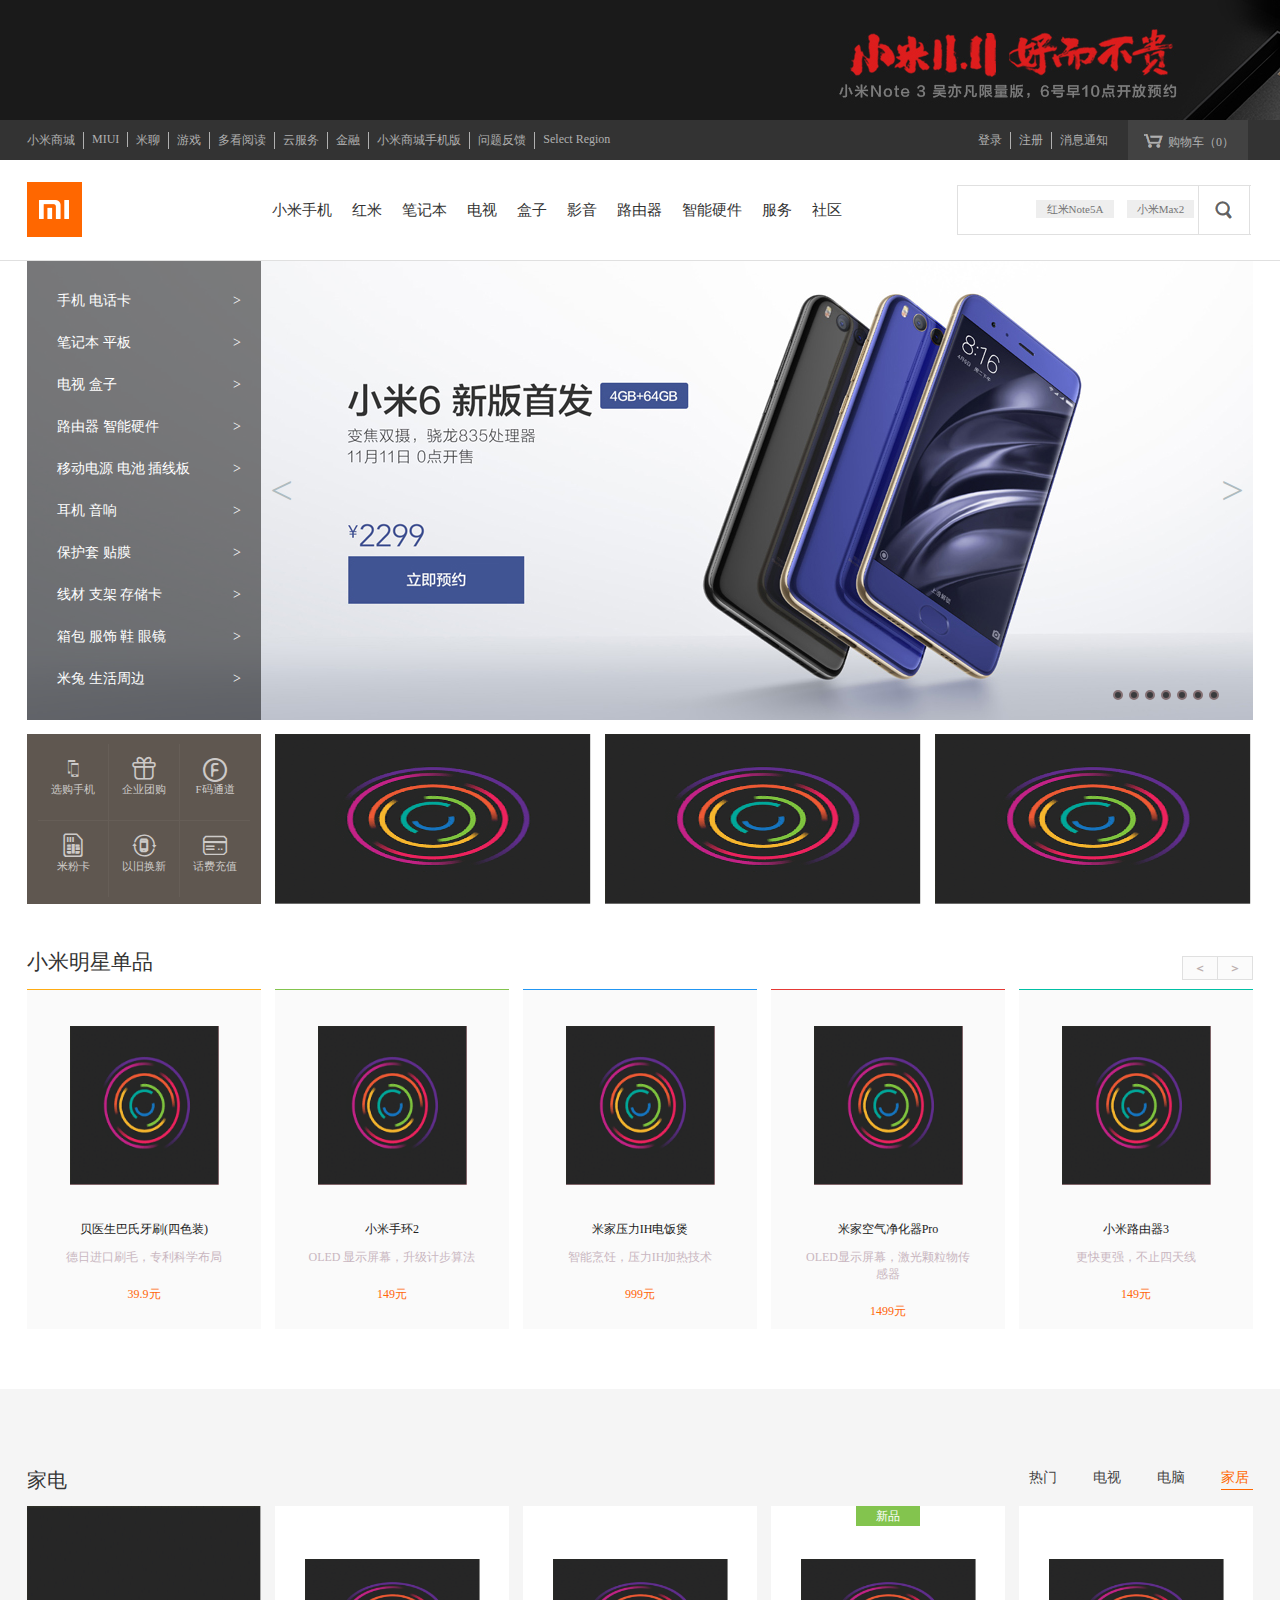
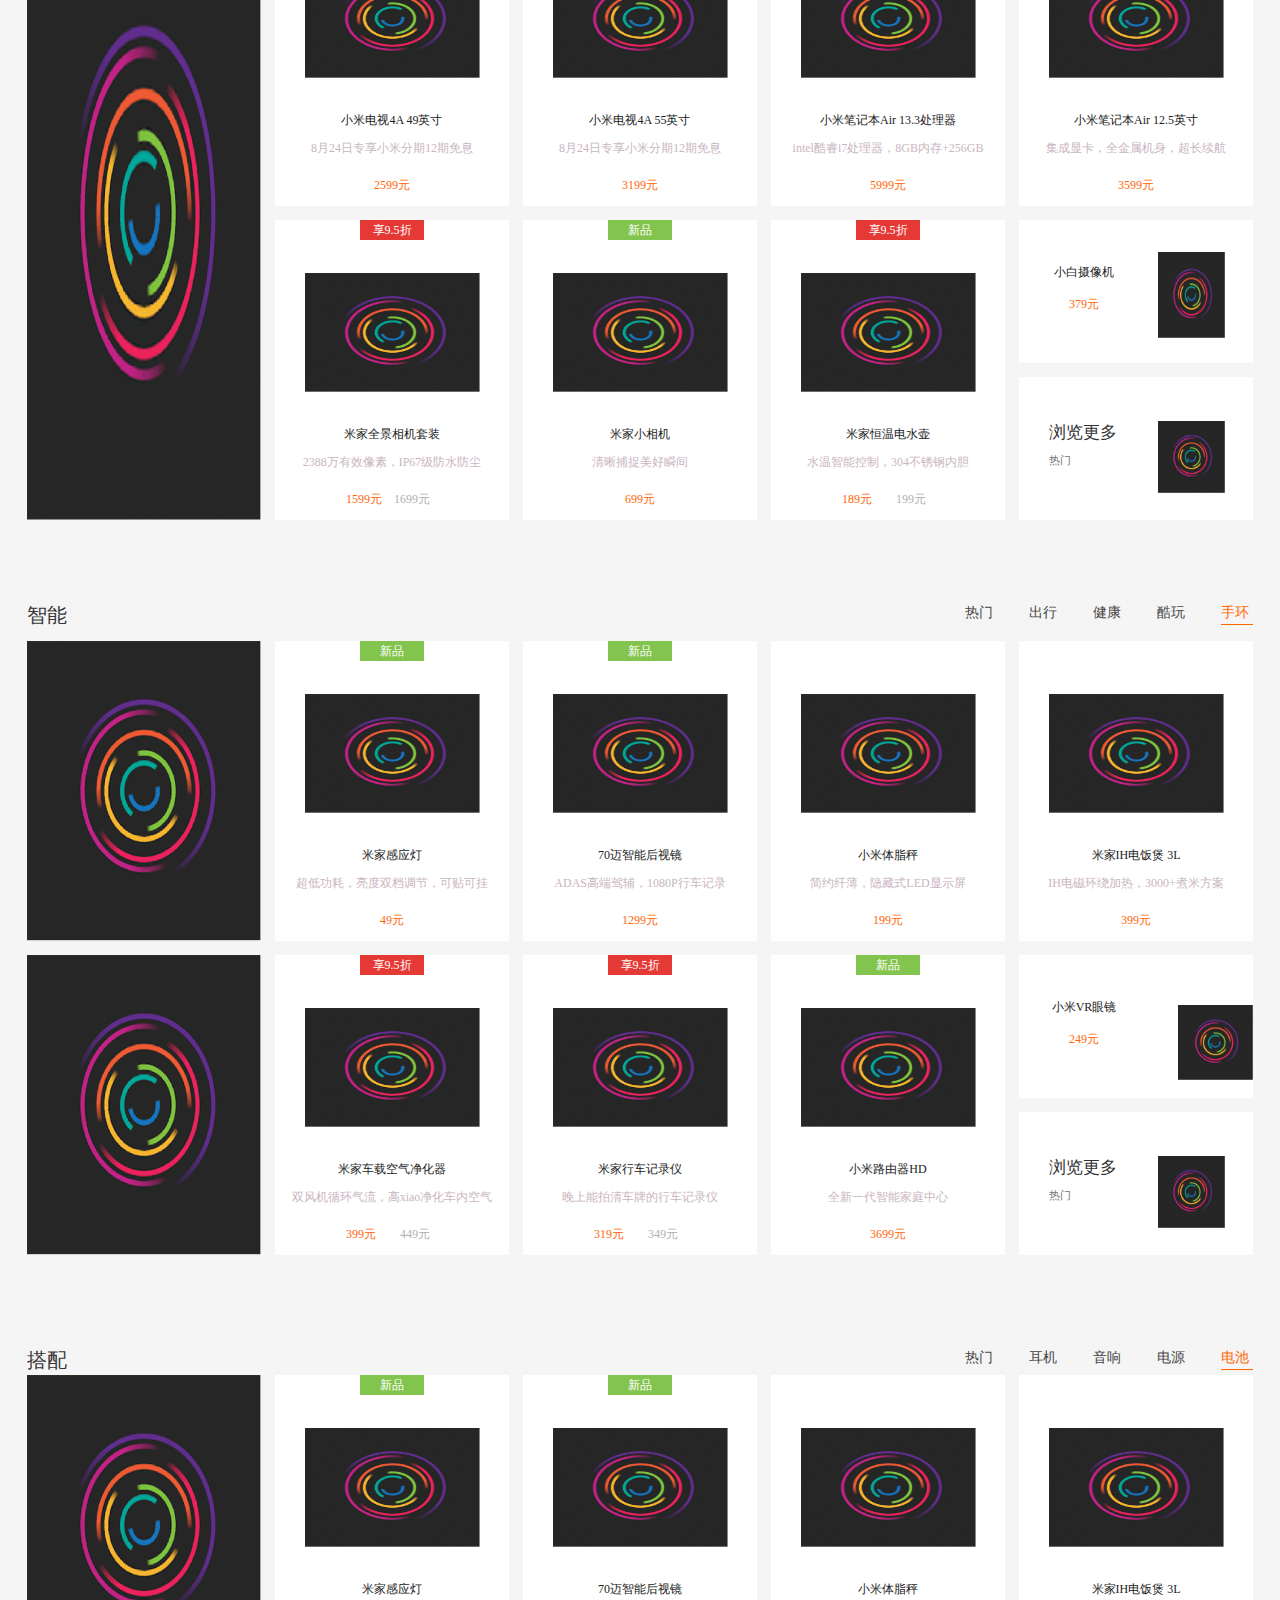
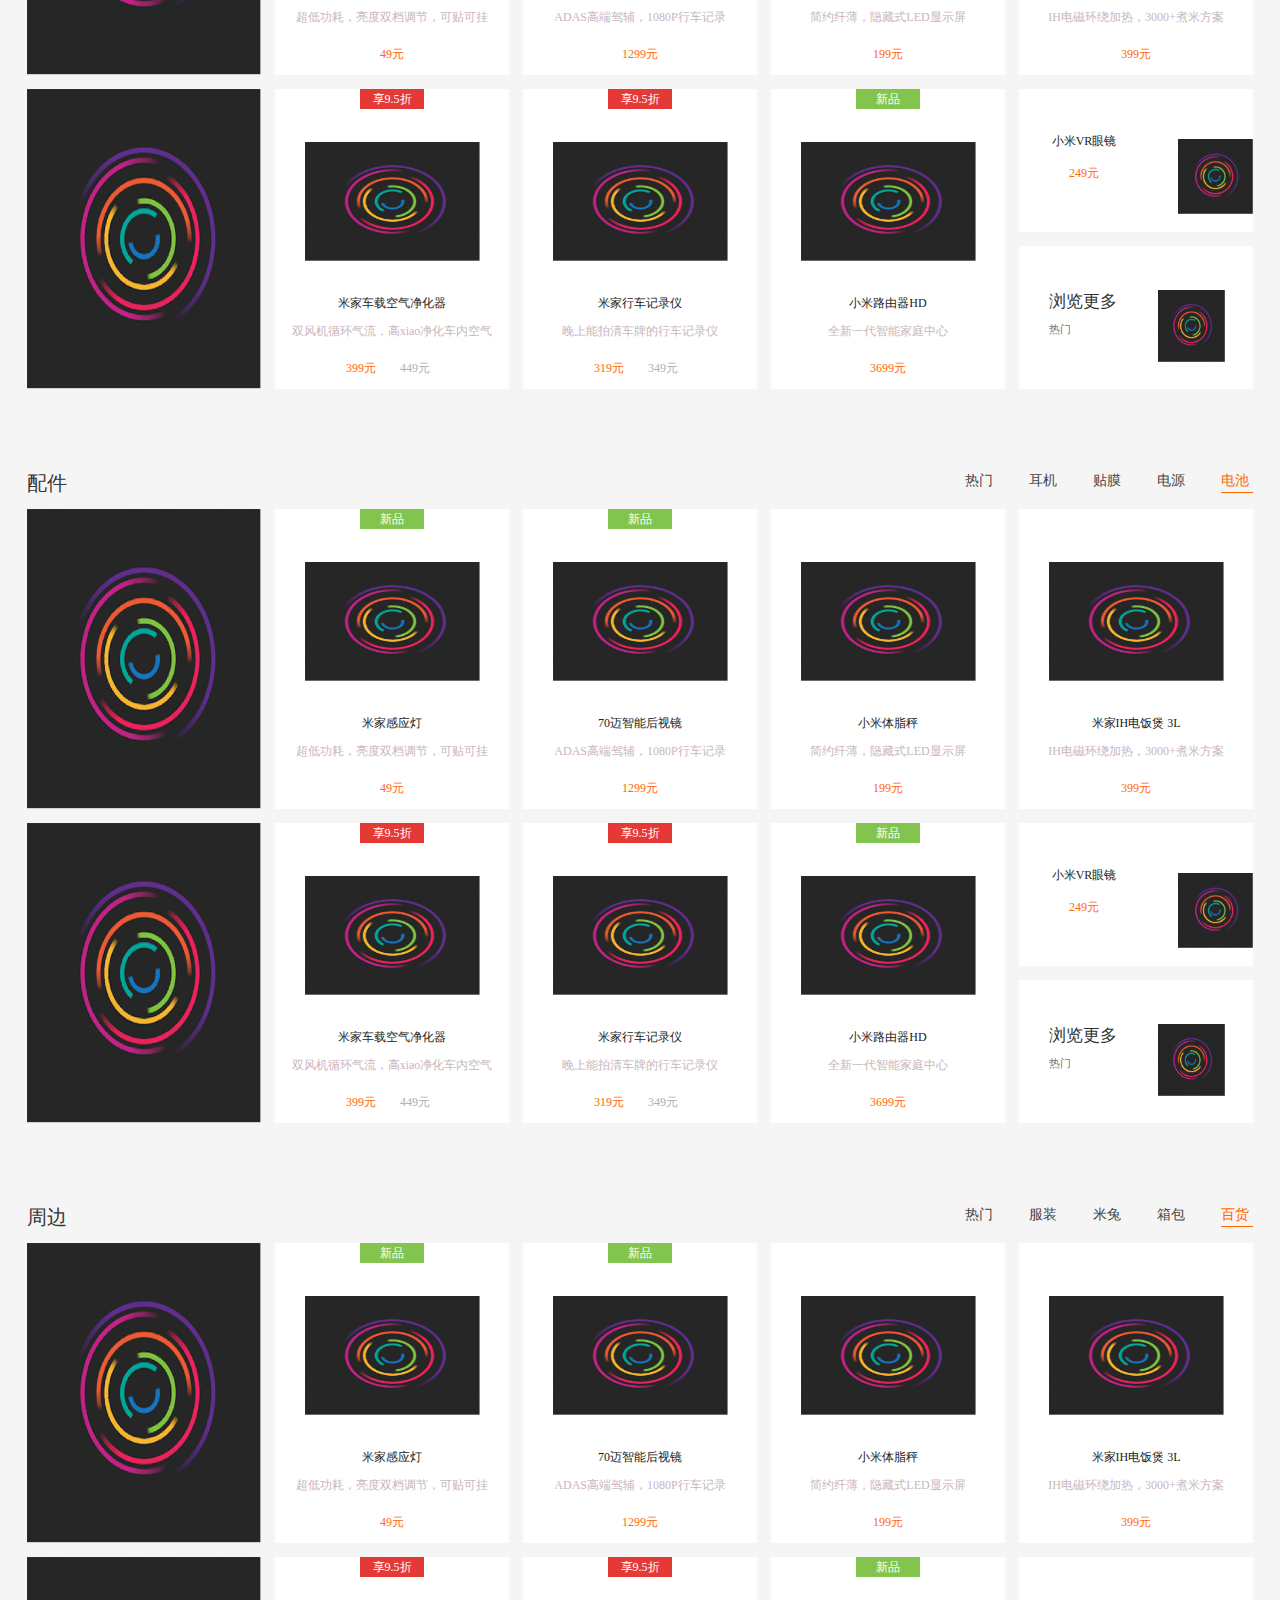
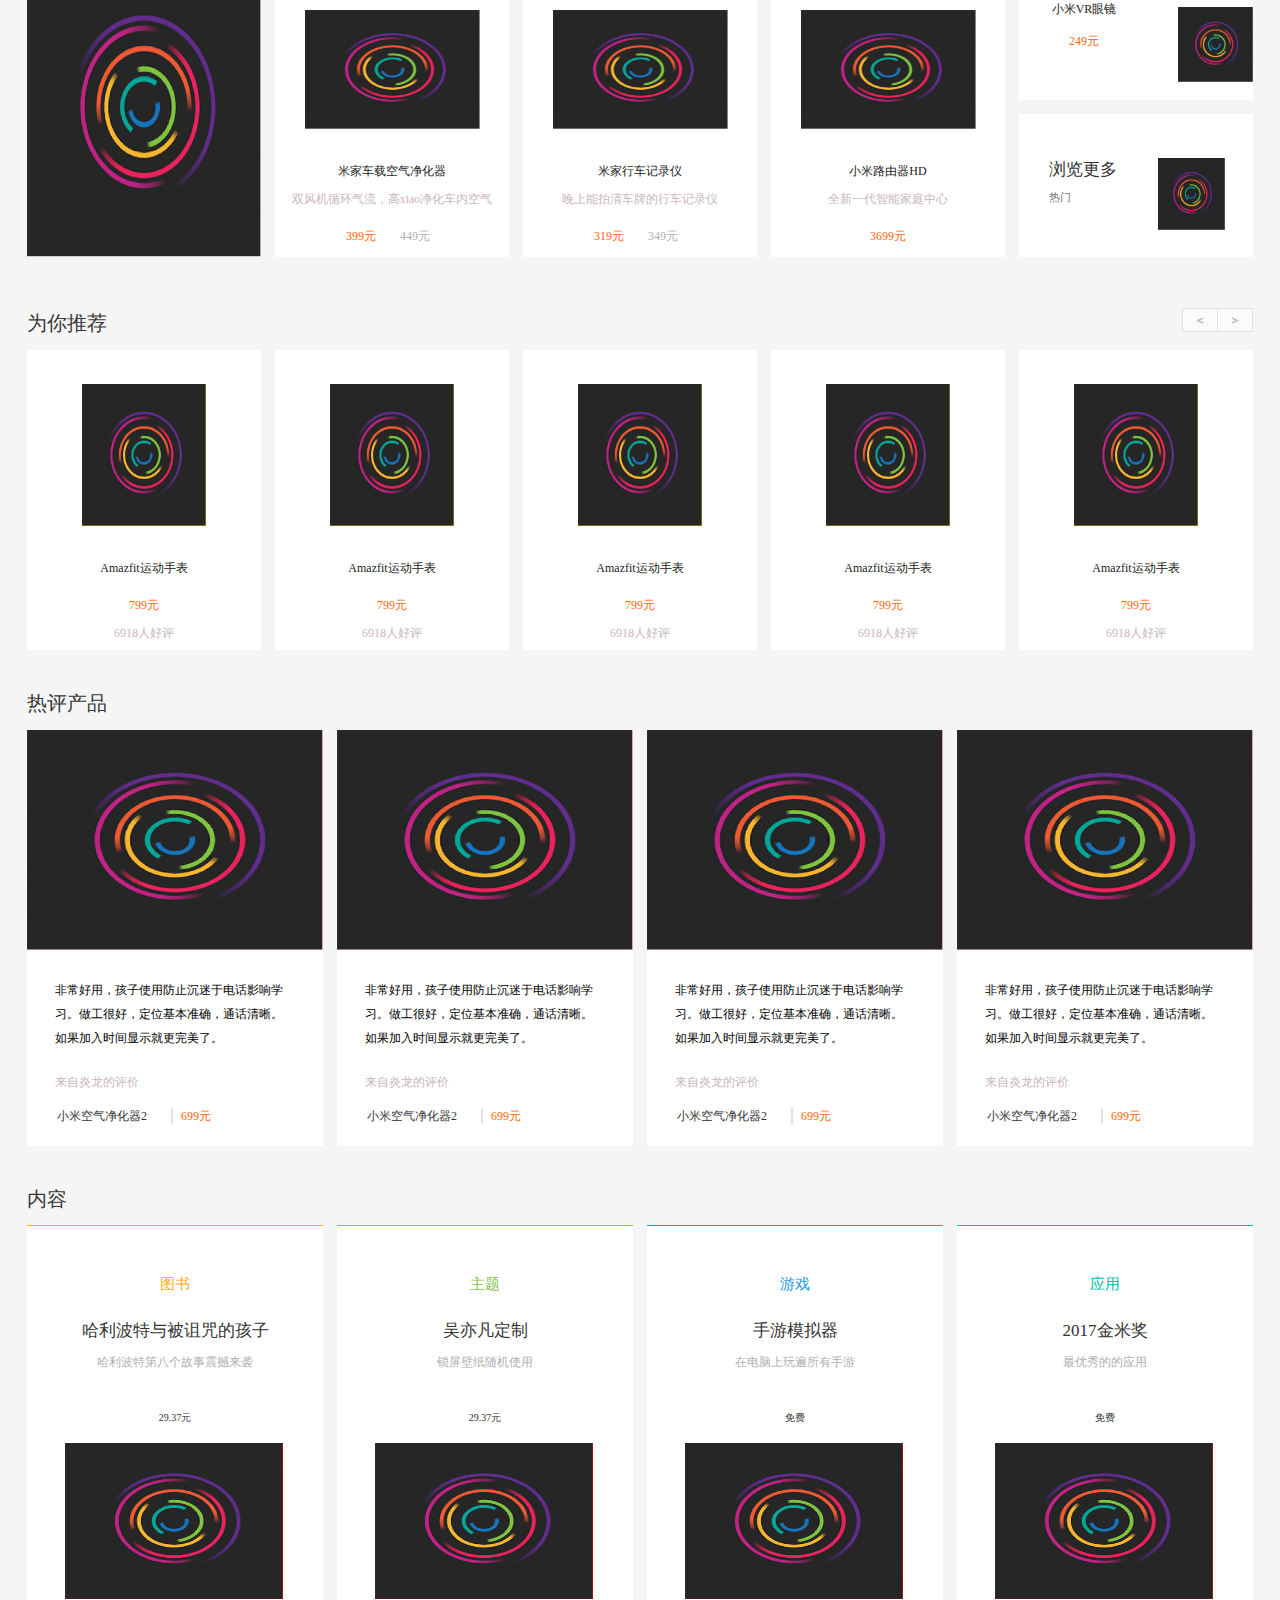
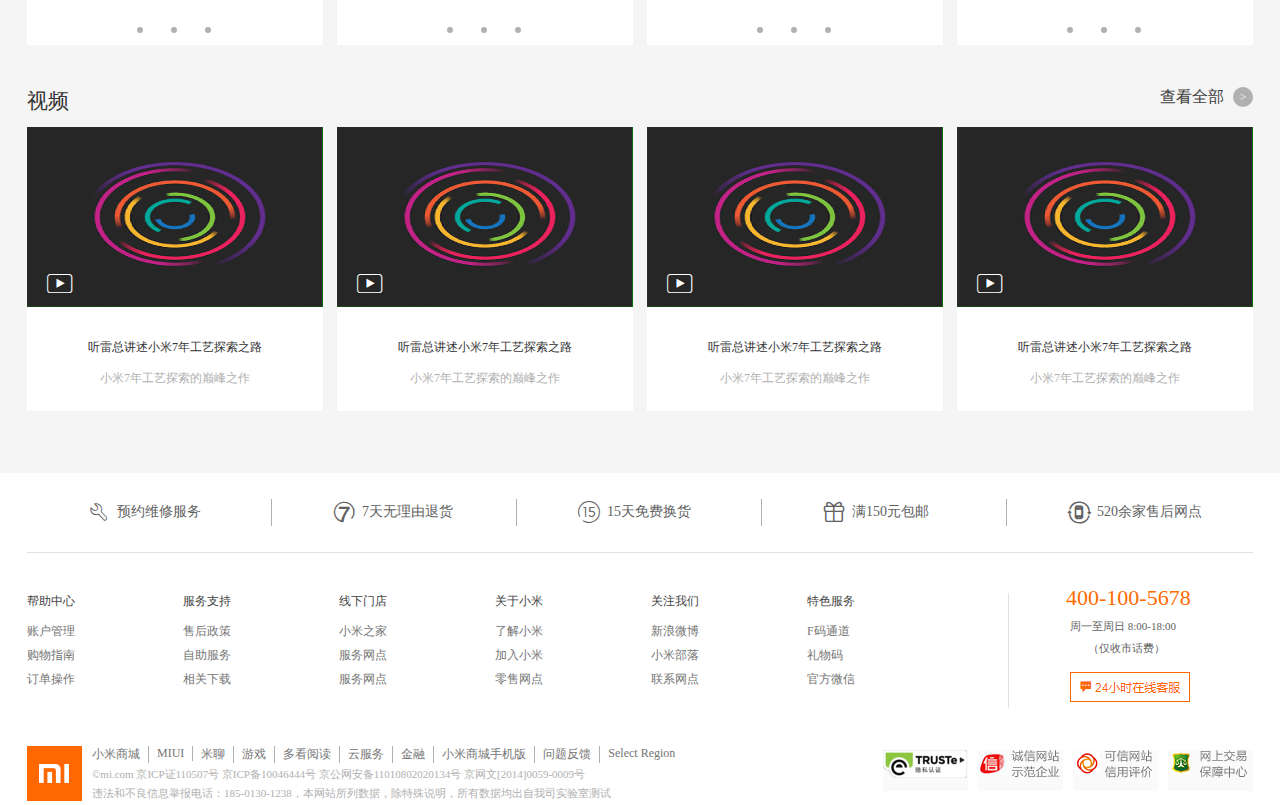
<file: xiaomi-guanwang/index.html>
<!DOCTYPE html>
<html lang="en">
<head>
	<meta charset="UTF-8">
	<title>小米商城</title>
	<link rel="stylesheet" href="css/index.css">
	<link rel="stylesheet" href="iconfont/iconfont1/iconfont.css">
	<link rel="stylesheet" href="iconfont/iconfont2/iconfont.css">
	<link rel="shortcut icon" href="img/xiaomi.png">
</head>
<body>
<!-- 头部 -->
	<!-- 头部 -->
	<div class="top"></div>
	<header>
		<div class="head-content">
			<!-- 头部左部分 -->
			<ul class="head-left">
				<li><a href="">小米商城</a></li>
				<li><a href="">MIUI</a></li>
				<li><a href="">米聊</a></li>
				<li><a href="">游戏</a></li>
				<li><a href="">多看阅读</a></li>
				<li><a href="">云服务</a></li>
				<li><a href="">金融</a></li>
				<li><a href="">小米商城手机版</a></li>
				<li><a href="">问题反馈</a></li>
				<li><a href="">Select Region</a></li>
			</ul>
			<!-- 头部右部分 -->
			<ul class="head-right">
				<!-- 右边字部分 -->
				<li><a href="">登录</a></li>
				<li><a href="">注册</a></li>
				<li><a href="">消息通知</a></li>
				<!-- 右边购物车 -->
				<a href="" class="head-shop">
					<div class="gouwuche"></div>
					<div class="gouwuzi">购物车（0）</div>
				</a>

			</ul>
		</div>
	</header>
	<!-- 头部结束 -->
	<!-- 导航开始 -->
	<div class="nav">
    <!-- 导航左边 -->
	<a href="" class="nav-left">
		<img src="img/xiaomi.png" alt="">
	</a>
	<!-- 导航中间 -->
	<div class="nav-center">
		<ul class="daohangzi">
			<li><a href="">小米手机</a>
			<div class="navka">
					<!--1-->
					<div class="navlist">
						<div class="xinpin">新品</div>
						<div class="xinimg"><img src="img/77.png" alt=""></div>
						<a><div class="xinpin-zi">小米手机MIX2</div></a>
						<div class="money">3299起</div>
					</div>
					<!--2-->
					<div class="navlist">
						<div class="xinpin">新品</div>
						<div class="xinimg"><img src="img/78.png" alt=""></div>
						<a><div class="xinpin-zi">小米MIX2</div></a>
						<div class="money">3299起</div>
					</div>
					<!--3-->
					<div class="navlist">
						<div class="xinpin">新品</div>
						<div class="xinimg"><img src="img/76.png" alt=""></div>
						<a><div class="xinpin-zi">小米Note</div></a>
						<div class="money">399起</div>
					</div>
					<!--4-->
					<div class="navlist">
						<div class="xinpin">新品</div>
						<div class="xinimg"><img src="img/zn3.png" alt=""></div>
						<a><div class="xinpin-zi">小米充电宝</div></a>
						<div class="money">299起</div>
					</div>
					<!--5-->
					<div class="navlist">
						<div class="xinpin">新品</div>
						<div class="xinimg"><img src="img/40.jpg" alt=""></div>
						<a><div class="xinpin-zi">小米MIX2</div></a>
						<div class="money">3299起</div>
					</div>
				</div>
			</li>
			<li><a href="">红米</a>
			<div class="navka">
					<!--1-->
					<div class="navlist1">
						<div class="xinpin">新品</div>
						<div class="xinimg"><img src="img/42.jpg" alt=""></div>
						<a><div class="xinpin-zi">小米MIX2</div></a>
						<div class="money">3299起</div>
					</div>
					<!--2-->
					<div class="navlist1">
						<div class="xinpin">新品</div>
						<div class="xinimg"><img src="img/40.jpg" alt=""></div>
						<a><div class="xinpin-zi">小米MIX2</div></a>
						<div class="money">3299起</div>
					</div>
					<!--3-->
					<div class="navlist1">
						<div class="xinpin">新品</div>
						<div class="xinimg"><img src="img/55.png" alt=""></div>
						<a><div class="xinpin-zi">小米MIX2</div></a>
						<div class="money">3299起</div>
					</div>
				</div>
			</li>
			<li><a href="">笔记本</a>
			<div class="navka">
					<!--1-->
					<div class="navlist1">
						<div class="xinpin">新品</div>
						<div class="xinimg"><img src="img/bijiben320.jpg" alt=""></div>
						<a><div class="xinpin-zi">小米笔记本Air 12.5"</div></a>
						<div class="money">3599元</div>
					</div>
					<!--2-->
					<div class="navlist1">
						<div class="xinpin">新品</div>
						<div class="xinimg"><img src="img/bijiben320.jpg" alt=""></div>
						<a><div class="xinpin-zi">小米笔记本Air 13.3"</div></a>
						<div class="money">5199元</div>
					</div>
					<!--4-->
					<div class="navlist1">
						<div class="xinpin">新品</div>
						<div class="xinimg"><img src="img/bijiben320.jpg" alt=""></div>
						<a><div class="xinpin-zi">小米笔记本Air 13.5" </div></a>
						<div class="money">4599元起</div>
					</div>
					<!--5-->
					<div class="navlist1">
						<div class="xinpin">新品</div>
						<div class="xinimg"><img src="img/bjben.png" alt=""></div>
						<a><div class="xinpin-zi">小米笔记本Pro 15.6"</div></a>
						<div class="money">5599元起</div>
					</div>
				</div>
			</li>
			<li><a href="">电视</a>
			<div class="navka">
					<!--1-->
					<div class="navlist">
						<div class="xinpin">热卖</div>
						<div class="xinimg"><img src="img/320_43.png" alt=""></div>
						<a><div class="xinpin-zi">小米电视4A 43英寸</div></a>
						<div class="money">1999元</div>
					</div>
					<!--2-->
					<div class="navlist">
						<div class="xinpin">热卖</div>
						<div class="xinimg"><img src="img/320_49.png" alt=""></div>
						<a><div class="xinpin-zi">小米电视4A 49英寸</div></a>
						<div class="money">2399元</div>
					</div>
					<!--3-->
					<div class="navlist">
						<div class="xinpin">热卖</div>
						<div class="xinimg"><img src="img/320_50.png" alt=""></div>
						<a><div class="xinpin-zi">小米电视4A 32英寸</div></a>
						<div class="money">999元</div>
					</div>
					<!--4-->
					<div class="navlist">
						<div class="xinpin">新品</div>
						<div class="xinimg"><img src="img/320_49.png" alt=""></div>
						<a><div class="xinpin-zi">小米电视4A 49英寸</div></a>
						<div class="money">2399元</div>
					</div>
					<!--5-->
					<div class="navlist">
						<div class="xinpin">新品</div>
						<div class="xinimg"><img src="img/320_43.png" alt=""></div>
						<a><div class="xinpin-zi">小米电视4A 43英寸</div></a>
						<div class="money">1999元</div>
					</div>
				</div>
			</li>
			<li><a href="">盒子</a>
			<div class="navka">
					<!--1-->
					<div class="navlist1">
						<div class="xinpin">新品</div>
						<div class="xinimg"><img src="img/mihezi.png" alt=""></div>
						<a><div class="xinpin-zi">小米盒子3s</div></a>
						<div class="money">349元</div>
					</div>
					<!--2-->
					<div class="navlist1">
						<div class="xinpin">新品</div>
						<div class="xinimg"><img src="img/mihezi.png" alt=""></div>
						<a><div class="xinpin-zi">小米盒子3s</div></a>
						<div class="money">249元</div>
					</div>
					<!--3-->
					<div class="navlist1">
						<div class="xinpin">新品</div>
						<div class="xinimg"><img src="img/mihezi1.png" alt=""></div>
						<a><div class="xinpin-zi">小米盒子3 增强版</div></a>
						<div class="money">449起</div>
					</div>
				</div>
			</li>
			<li><a href="">影音</a>
			<div class="navka">
					<!--1-->
					<div class="navlist">
						<div class="xinpin">热卖</div>
						<div class="xinimg"><img src="img/320_43.png" alt=""></div>
						<a><div class="xinpin-zi">小米电视4A 43英寸</div></a>
						<div class="money">1999元</div>
					</div>
					<!--2-->
					<div class="navlist">
						<div class="xinpin">热卖</div>
						<div class="xinimg"><img src="img/320_49.png" alt=""></div>
						<a><div class="xinpin-zi">小米电视4A 49英寸</div></a>
						<div class="money">2399元</div>
					</div>
					<!--3-->
					<div class="navlist">
						<div class="xinpin">热卖</div>
						<div class="xinimg"><img src="img/320_50.png" alt=""></div>
						<a><div class="xinpin-zi">小米电视4A 32英寸</div></a>
						<div class="money">999元</div>
					</div>
				</div>
			</li>
			<li><a href="">路由器</a>
			<div class="navka">
					<!--1-->
					<div class="navlist1">
						<div class="xinpin">新品</div>
						<div class="xinimg"><img src="img/luyou.png" alt=""></div>
						<a><div class="xinpin-zi">小米路由器 3A</div></a>
						<div class="money">349元</div>
					</div>
					<!--2-->
					<div class="navlist1">
						<div class="xinpin">新品</div>
						<div class="xinimg"><img src="img/luyou1.png" alt=""></div>
						<a><div class="xinpin-zi">小米路由器 3A</div></a>
						<div class="money">139元</div>
					</div>
					<!--3-->
					<div class="navlist1">
						<div class="xinpin">新品</div>
						<div class="xinimg"><img src="img/luyou2.png" alt=""></div>
						<a><div class="xinpin-zi">小米盒子3 增强版</div></a>
						<div class="money">449起</div>
					</div>
				</div>
			</li>
			<li><a href="">智能硬件</a></li>
			<li><a href="">服务</a></li>
			<li><a href="">社区</a></li>
		</ul>
	</div>
	<!-- 导航中间结束 -->
	<!-- 导航右边 -->
	<div class="nav-right">
		<div class="soukuang"><input type="text" >
			<div class="souzi1">小米Max2</div>
			<div class="souzi2">红米Note5A</div>
		</div>
		<div class="sousuo"></div>
	</div>
		
	</div>
	<!-- 导航结束 -->
<!-- banner开始 -->
	<div class="banner">
	<!-- 图片部分 -->
		<ul class="banner-pic">
		    <li><a href=""><img src="img/banner.jpg" alt=""></a></li>
		    <li><a href=""><img src="img/banner1.jpg" alt=""></a></li>
		    <li><a href=""><img src="img/banner2.jpg" alt=""></a></li>
		    <li><a href=""><img src="img/banner3.jpg" alt=""></a></li>
		    <li><a href=""><img src="img/banner4.jpg" alt=""></a></li>
		    <li><a href=""><img src="img/banner5.jpg" alt=""></a></li>
		    <li><a href=""><img src="img/banner6.jpg" alt=""></a></li>   
		</ul>
		<!-- 左把手 -->
		<div class="banner-left">&lt;</div>
		<!-- 右把手 -->
	    <div class="banner-right">&gt;</div>
		<!-- 右下角原点 -->
		<ul class="bth-list">
			<li></li>
			<li></li>
			<li></li>
			<li></li>
			<li></li>
			<li></li>
			<li></li>
	</ul>
	<!-- 列表框开始 -->
	<div class="liebiao-box">
		<ul class="liebiao-fenleibox">
			<!-- 第一行 -->
			<li class="liebiao-neirong">
				<a href="">手机 电话卡</a>
					<div class="fuhao"><a href="">&gt;</a></div>
				<ul class="xuanxiangka none">
					<div class="kalist">
						<div class="kalist-img"><img src="img/69.jpg" alt=""></div>
						<span>小米note3</span>
					</div>
					<div class="kalist">
						<div class="kalist-img"><img src="img/72.png" alt=""></div>
						<span>小米note3</span>
					</div>
					<div class="kalist">
						<div class="kalist-img"><img src="img/73 (1).png" alt=""></div>
						<span>小米note3</span>
					</div>
					<div class="kalist">
						<div class="kalist-img"><img src="img/73 (2).png" alt=""></div>
						<span>小米note3</span>
					</div>
					<div class="kalist">
						<div class="kalist-img"><img src="img/73 (3).png" alt=""></div>
						<span>小米note3</span>
					</div>
					<div class="kalist">
						<div class="kalist-img"><img src="img/72.png" alt=""></div>
						<span>小米note3</span>
					</div>
					<div class="kalist">
						<div class="kalist-img"><img src="img/69.jpg" alt=""></div>
						<span>小米note3</span>
					</div>
					<div class="kalist">
						<div class="kalist-img"><img src="img/73 (1).png" alt=""></div>
						<span>小米note3</span>
					</div>
					<div class="kalist">
						<div class="kalist-img"><img src="img/73 (2).png" alt=""></div>
						<span>小米note3</span>
					</div>
					<div class="kalist">
						<div class="kalist-img"><img src="img/73 (3).png" alt=""></div>
						<span>小米note3</span>
					</div>
					<div class="kalist">
						<div class="kalist-img"><img src="img/69.jpg" alt=""></div>
						<span>小米note3</span>
					</div>
				</ul>
			</li>
				<!-- 第二行 -->
			<li class="liebiao-neirong">
				<a href="">笔记本 平板</a>
					<div class="fuhao"><a href="">&gt;</a></div>
				<ul class="xuanxiangka none">
					<div class="kalist">
						<div class="kalist-img"><img src="img/jd4.png" alt=""></div>
						<span>小米笔记本i7</span>
					</div>
					<div class="kalist">
						<div class="kalist-img"><img src="img/jd5.png" alt=""></div>
						<span>小米笔记本超薄</span>
					</div>
					<div class="kalist">
						<div class="kalist-img"><img src="img/jd4.png" alt=""></div>
						<span>小米笔记本i7</span>
					</div>
					<div class="kalist">
						<div class="kalist-img"><img src="img/jd5.png" alt=""></div>
						<span>小米笔记本超薄</span>
					</div>
					<div class="kalist">
						<div class="kalist-img"><img src="img/jd4.png" alt=""></div>
						<span>小米笔记本i7</span>
					</div>
					<div class="kalist">
						<div class="kalist-img"><img src="img/jd5.png" alt=""></div>
						<span>小米笔记本超薄</span>
					</div>
					<div class="kalist">
						<div class="kalist-img"><img src="img/jd4.png" alt=""></div>
						<span>小米笔记本i7</span>
					</div>
					<div class="kalist">
						<div class="kalist-img"><img src="img/jd5.png" alt=""></div>
						<span>小米笔记本超薄</span>
					</div>
					<div class="kalist">
						<div class="kalist-img"><img src="img/jd4.png" alt=""></div>
						<span>小米笔记本i7</span>
					</div>
					<div class="kalist">
						<div class="kalist-img"><img src="img/jd5.png" alt=""></div>
						<span>小米笔记本超薄</span>
					</div>
					<div class="kalist">
						<div class="kalist-img"><img src="img/jd4.png" alt=""></div>
						<span>小米笔记本i7</span>
					</div>
				</ul>
			</li>
				<!-- 第三行 -->
			<li class="liebiao-neirong">
					<a href="">电视 盒子</a>
					<div class="fuhao"><a href="">&gt;</a></div>
				<ul class="xuanxiangka none">
					<div class="kalist">
						<div class="kalist-img"><img src="img/mihezi1.png" alt=""></div>
						<span>小米盒子3c</span>
					</div>
					<div class="kalist">
						<div class="kalist-img"><img src="img/mihezi.png" alt=""></div>
						<span>小米盒子3c</span>
					</div>
					<div class="kalist">
						<div class="kalist-img"><img src="img/mihezi1.png" alt=""></div>
						<span>小米盒子3c</span>
					</div>
					<div class="kalist">
						<div class="kalist-img"><img src="img/mihezi.png" alt=""></div>
						<span>小米盒子3c</span>
					</div>
					<div class="kalist">
						<div class="kalist-img"><img src="img/mihezi1.png" alt=""></div>
						<span>小米盒子3c</span>
					</div>
					<div class="kalist">
						<div class="kalist-img"><img src="img/mihezi.png" alt=""></div>
						<span>小米盒子3c</span>
					</div>
					<div class="kalist">
						<div class="kalist-img"><img src="img/jd3.png" alt=""></div>
						<span>小米电视4A 49</span>
					</div>
					<div class="kalist">
						<div class="kalist-img"><img src="img/jd2.png" alt=""></div>
						<span>小米电视4A 32</span>
					</div>
					<div class="kalist">
						<div class="kalist-img"><img src="img/jd3.png" alt=""></div>
						<span>小米电视4A 49</span>
					</div>
					<div class="kalist">
						<div class="kalist-img"><img src="img/jd2.png" alt=""></div>
						<span>小米电视4A 32</span>
					</div>
					<div class="kalist">
						<div class="kalist-img"><img src="img/jd3.png" alt=""></div>
						<span>小米电视4A 49</span>
					</div>
				</ul>	
			</li>
				<!-- 第四行 -->
			<li class="liebiao-neirong">
				<a href="">路由器 智能硬件</a>
					<div class="fuhao"><a href="">&gt;</a></div>
				<ul class="xuanxiangka none">
					<div class="kalist">
						<div class="kalist-img"><img src="img/zn9.png" alt=""></div>
						<span>小米路由器</span>
					</div>
					<div class="kalist">
						<div class="kalist-img"><img src="img/zn9.png" alt=""></div>
						<span>小米路由器</span>
					</div>
					<div class="kalist">
						<div class="kalist-img"><img src="img/zn9.png" alt=""></div>
						<span>小米路由器</span>
					</div>
					<div class="kalist">
						<div class="kalist-img"><img src="img/zn9.png" alt=""></div>
						<span>小米路由器</span>
					</div>
					<div class="kalist">
						<div class="kalist-img"><img src="img/zn3.png" alt=""></div>
						<span>小米路由器</span>
					</div>
					<div class="kalist">
						<div class="kalist-img"><img src="img/zn3.png" alt=""></div>
						<span>小米路由器</span>
					</div>
					<div class="kalist">
						<div class="kalist-img"><img src="img/zn9.png" alt=""></div>
						<span>小米路由器</span>
					</div>
					<div class="kalist">
						<div class="kalist-img"><img src="img/jd6.png" alt=""></div>
						<span>小米路由器</span>
					</div>
				</ul>	
			</li>
				<!-- 第五行 -->
			<li class="liebiao-neirong">
				<a href="">移动电源 电池 插线板</a>
				<div class="fuhao"><a href="">&gt;</a></div>
				<ul class="xuanxiangka none">
					<div class="kalist">
						<div class="kalist-img"><img src="img/dy.png" alt=""></div>
						<span>小米移动电源</span>
					</div>
					<div class="kalist">
						<div class="kalist-img"><img src="img/cb.png" alt=""></div>
						<span>插线板</span>
					</div>
					<div class="kalist">
						<div class="kalist-img"><img src="img/dy1.png" alt=""></div>
						<span>品牌电源</span>
					</div>
					<div class="kalist">
						<div class="kalist-img"><img src="img/dy.png" alt=""></div>
						<span>小米移动电源</span>
					</div>
					<div class="kalist">
						<div class="kalist-img"><img src="img/dy1.png" alt=""></div>
						<span>品牌电源</span>
					</div>
					<div class="kalist">
						<div class="kalist-img"><img src="img/cb.png" alt=""></div>
						<span>插线板</span>
					</div>
					<div class="kalist">
						<div class="kalist-img"><img src="img/dy1.png" alt=""></div>
						<span>品牌电源</span>
					</div>
					<div class="kalist">
						<div class="kalist-img"><img src="img/cb.png" alt=""></div>
						<span>插线板</span>
					</div>
					<div class="kalist">
						<div class="kalist-img"><img src="img/dy.png" alt=""></div>
						<span>小米移动电源</span>
					</div>
				</ul>	
			</li>
				<!-- 第六行 -->
			<li class="liebiao-neirong">
				<a href="">耳机 音响</a>
				<div class="fuhao"><a href="">&gt;</a></div>
				<ul class="xuanxiangka none">
					<div class="kalist">
						<div class="kalist-img"><img src="img/56.jpg" alt=""></div>
						<span>耳麦</span>
					</div>
					<div class="kalist">
						<div class="kalist-img"><img src="img/rj.png" alt=""></div>
						<span>小米耳机</span>
					</div>
					<div class="kalist">
						<div class="kalist-img"><img src="img/ej.png" alt=""></div>
						<span>品牌耳机</span>
					</div>
					<div class="kalist">
						<div class="kalist-img"><img src="img/yxiang.png" alt=""></div>
						<span>蓝牙音响</span>

					</div>
					<div class="kalist">
						<div class="kalist-img"><img src="img/yxiang1.png" alt=""></div>
						<span>随身音响</span>
					</div>
					<div class="kalist">
						<div class="kalist-img"><img src="img/56.jpg" alt=""></div>
						<span>耳麦</span>
					</div>
					<div class="kalist">
						<div class="kalist-img"><img src="img/rj.png" alt=""></div>
						<span>小米耳机</span>
					</div>
					<div class="kalist">
						<div class="kalist-img"><img src="img/ej.png" alt=""></div>
						<span>品牌耳机</span>

					</div>
				</ul>	
			</li>
				<!-- 第七行 -->
			<li class="liebiao-neirong">
				<a href="">保护套 贴膜</a>
					<div class="fuhao"><a href="">&gt;</a></div>
				<ul class="xuanxiangka none">
					<div class="kalist">
						<div class="kalist-img"><img src="img/tiemo.png" alt=""></div>
						<span>贴膜</span>
					</div>
					<div class="kalist">
						<div class="kalist-img"><img src="img/baohu.png" alt=""></div>
						<span>小米保护壳</span>
					</div>
					<div class="kalist">
						<div class="kalist-img"><img src="img/tiemo.png" alt=""></div>
						<span>贴膜</span>
					</div>
					<div class="kalist">
						<div class="kalist-img"><img src="img/baohu.png" alt=""></div>
						<span>小米保护壳</span>

					</div>
				</ul>	
			</li>
				<!-- 第八行 -->
			<li class="liebiao-neirong">
				<a href="">线材 支架 存储卡</a>
				<div class="fuhao"><a href="">&gt;</a></div>
				<ul class="xuanxiangka none">
					<div class="kalist">
						<div class="kalist-img"><img src="img/59.jpg" alt=""></div>
						<span>线材</span>
					</div>
					<div class="kalist">
						<div class="kalist-img"><img src="img/zhijia.png" alt=""></div>
						<span>小米支架</span>
					</div>
					<div class="kalist">
						<div class="kalist-img"><img src="img/nck.png" alt=""></div>
						<span>小米内存卡</span>
					</div>
					<div class="kalist">
						<div class="kalist-img"><img src="img/62.jpg" alt=""></div>
						<span>小米自拍杆</span>

					</div>
					<div class="kalist">
						<div class="kalist-img"><img src="img/59.jpg" alt=""></div>
						<span>线材</span>
					</div>
					<div class="kalist">
						<div class="kalist-img"><img src="img/zhijia.png" alt=""></div>
						<span>小米支架</span>
					</div>
					<div class="kalist">
						<div class="kalist-img"><img src="img/nck.png" alt=""></div>
						<span>小米内存卡</span>
					</div>
					<div class="kalist">
						<div class="kalist-img"><img src="img/62.jpg" alt=""></div>
						<span>小米自拍杆</span>

					</div>
				</ul>	
			</li>
				<!-- 第九行 -->
			<li class="liebiao-neirong">
				<a href="">箱包 服饰 鞋 眼镜</a>
				<div class="fuhao"><a href="">&gt;</a></div>
				<ul class="xuanxiangka none">
					<div class="kalist">
						<div class="kalist-img"><img src="img/xiangbao-80.jpg" alt=""></div>
						<span>箱包</span>
					</div>
					<div class="kalist">
						<div class="kalist-img"><img src="img/lvxingxiang.jpg" alt=""></div>
						<span>旅行箱</span>
					</div>
					<div class="kalist">
						<div class="kalist-img"><img src="img/huise2-80.jpg" alt=""></div>
						<span>服饰</span>
					</div>
					<div class="kalist">
						<div class="kalist-img"><img src="img/ydx80.jpg" alt=""></div>
						<span>运动鞋、板鞋</span>
					</div>
					<div class="kalist">
						<div class="kalist-img"><img src="img/tyj80.jpg" alt=""></div>
						<span>眼镜</span>
					</div>
					<div class="kalist">
						<div class="kalist-img"><img src="img/xiangbao-80.jpg" alt=""></div>
						<span>箱包</span>
					</div>
					<div class="kalist">
						<div class="kalist-img"><img src="img/lvxingxiang.jpg" alt=""></div>
						<span>旅行箱</span>
					</div>
					<div class="kalist">
						<div class="kalist-img"><img src="img/huise2-80.jpg" alt=""></div>
						<span>服饰</span>

					</div>
					<div class="kalist">
						<div class="kalist-img"><img src="img/ydx80.jpg" alt=""></div>
						<span>运动鞋、板鞋</span>
					</div>
					<div class="kalist">
						<div class="kalist-img"><img src="img/tyj80.jpg" alt=""></div>
						<span>眼镜</span>
					</div>
					<div class="kalist">
						<div class="kalist-img"><img src="img/huise2-80.jpg" alt=""></div>
						<span>服饰</span>
					</div>
					<div class="kalist">
						<div class="kalist-img"><img src="img/xiangbao-80.jpg" alt=""></div>
						<span>箱包</span>

					</div>
				</ul>	
			</li>
				<!-- 第十行 -->
			<li class="liebiao-neirong">
				<a href="">米兔 生活周边</a>
				<div class="fuhao"><a href="">&gt;</a></div>
				<ul class="xuanxiangka none">
					<div class="kalist">
						<div class="kalist-img"><img src="img/zazhi1021-80.jpg" alt=""></div>
						<span>《小米》会刊</span>
					</div>
					<div class="kalist">
						<div class="kalist-img"><img src="img/mitu-80.jpg" alt=""></div>
						<span>米兔玩偶</span>
					</div>
					<div class="kalist">
						<div class="kalist-img"><img src="img/60.jpg" alt=""></div>
						<span>生活周边</span>
					</div>
					<div class="kalist">
						<div class="kalist-img"><img src="img/rjcd80.jpg" alt=""></div>
						<span>家居产品</span>

					</div>
					<div class="kalist">
						<div class="kalist-img"><img src="img/zazhi1021-80.jpg" alt=""></div>
						<span>《小米》会刊</span>
					</div>
					<div class="kalist">
						<div class="kalist-img"><img src="img/mitu-80.jpg" alt=""></div>
						<span>米兔玩偶</span>
					</div>
					<div class="kalist">
						<div class="kalist-img"><img src="img/60.jpg" alt=""></div>
						<span>生活周边</span>
					</div>
					<div class="kalist">
						<div class="kalist-img"><img src="img/rjcd80.jpg" alt=""></div>
						<span>家居产品</span>

					</div>
				</ul>	
			</li>

		</ul>
	</div>

	<!-- 列表框结束 -->
	
	</div>	
		<!-- 图片部分结束 -->
		
	<!-- 广告部分开始 -->
		<div class="guanggao-box floor">
		<!-- 分类开始 -->
		    <ul class="fenlei-box">
		    	<li class="flxiao-box1">
		    		<i class="icon icon-xuangoushouji"></i>
		    		<a href="">选购手机</a>
		    	</li>
		    	<li class="flxiao-box1">
		    		<i class="icon icon-liwu"></i>
		    		<a href="">企业团购</a>
		    	</li>
		    	<li class="flxiao-box1 flxiao-box3">
		    		<i class="icon icon-fma"></i>
		    		<a href="">F码通道</a>
		    	</li>
		    	<li class="flxiao-box2 flxiao-box5">
		    		<i class="icon icon-mifenqia"></i>
		    		<a href="">米粉卡</a>
		    	</li>
		    	<li class="flxiao-box2">
		    		<i class="icon icon-yijiuhuanxin"></i>
		    		<a href="">以旧换新</a>
		    	</li>
		    	<li class="flxiao-box2 flxiao-box4">
		    		<i class="icon icon-huafeichongzhi"></i>
		    		<a href="">话费充值</a>
		    	</li>
		    </ul>
			
			<!-- 广告图开始 -->
			<a href="" class="tupian-box"><img src="img/timg2.gif" attr="img/gg1.png" alt=""></a>
			<a href="" class="tupian-box"><img src="img/timg2.gif" attr="img/gg2.png" alt=""></a>
			<a href="" class="tupian-box"><img src="img/timg2.gif" attr="img/gg3.png" alt=""></a>
			
		</div>
		<!-- 广告部分结束 -->
		<!-- 单品开始 -->
	<div class="shangbiao-box floor" >
		<div class="sbzi">小米明星单品</div>
		<div class="tubiao-box">
			<div class="tb1">＜</div>
			<div class="tb2">＞</div>
		</div>
    </div>
	<div class="dahezi floor">
		<div class="danpin floor" >
			<a href="" class="danpintu1">
				<img src="img/timg2.gif" attr="img/danpin1.png" alt="">
			</a>	
			<div class="danpinzi1">
				<a href="" class="danpinword1">
					贝医生巴氏牙刷(四色装)
				</a>
				<div class="danpinword2">德日进口刷毛，专利科学布局</div>
				<div class="danpinword3">39.9元</div>
			</div>
		</div>
		<div class="danpin floor">
			<a href="" class="danpintu1">
				<img src="img/timg2.gif" attr="img/danpin2.png" alt="">
			</a>	
			<div class="danpinzi1">
				<a href="" class="danpinword1">
					小米手环2
				</a>
				<div class="danpinword2">OLED 显示屏幕，升级计步算法</div>
				<div class="danpinword3">149元</div>
			</div>
		</div>
		<div class="danpin floor">
			<a href="" class="danpintu1">
				<img src="img/timg2.gif" attr="img/danpin3.png" alt="">
			</a>	
			<div class="danpinzi1">
				<a href="" class="danpinword1">
					米家压力IH电饭煲
				</a>
				<div class="danpinword2">智能烹饪，压力IH加热技术</div>
				<div class="danpinword3">999元</div>
			</div>
		</div>
		<div class="danpin floor">
			<a href="" class="danpintu1">
				<img src="img/timg2.gif" attr="img/danpin4.png" alt="">
			</a>	
			<div class="danpinzi1">
				<a href="" class="danpinword1">
					米家空气净化器Pro
				</a>
				<div class="danpinword2">OLED显示屏幕，激光颗粒物传感器</div>
				<div class="danpinword3">1499元</div>
			</div>
		</div>
		<div class="danpin floor">
			<a href="" class="danpintu1">
				<img src="img/timg2.gif" attr="img/danpin 5.png" alt="">
			</a>	
			<div class="danpinzi1">
				<a href="" class="danpinword1">
					小米路由器3
				</a>
				<div class="danpinword2">更快更强，不止四天线</div>
				<div class="danpinword3">149元</div>
			</div>
		</div>
	</div>
<!-- 单品结束 -->
<!-- 家电开始 -->
<div class="jiadianbeijing">
	<div class="jiadian-box">
		<div class="jiadian-title">
			<div class="jd-t-word">家电</div>
			<a href="" class="jd-t-lianjie" style="color:#ff6700;border-bottom: 1px solid #ff6700;">家居</a>
			<a href="" class="jd-t-lianjie">电脑</a>
			<a href="" class="jd-t-lianjie">电视</a>
			<a href="" class="jd-t-lianjie">热门</a>
		</div>
		<!-- 主体框架 -->
		<div class="zhuti-box" style="display: block">
			<a href="" class="zt-left floor">
				<img src="img/timg2.gif" attr="img/jd1.png" alt="" class="">
			</a>
			<div class="zt-right">
			<!-- 框1 -->
				<a href="" class="zt-rt-box floor">
					<div class="zt-rt-tu">
						<img src="img/timg2.gif" attr="img/jd8.png" alt="" class="tu1">
					</div>
					<div class="zt-rt-word">
						<div class="zt-rt-word1">小米电视4A 49英寸</div>
						<div class="zt-rt-word2">8月24日专享小米分期12期免息</div>
						<div class="zr-rt-word3">2599元</div>
					</div>
					<!-- 浮动框 -->
					<div class="kuang-xiao">
						<div class="shangmianzi">超级喜欢超级赞，支持小米</div>
						<div class="xiamianzi">来自于高人评价</div>
					</div>
					
				</a>
				

				<!-- 框2 -->
				<a href="" class="zt-rt-box floor">
					<div class="zt-rt-tu">
						<img src="img/timg2.gif" attr="img/jd7.png" alt="" class="tu1">
					</div>
					<div class="zt-rt-word">
						<div class="zt-rt-word1">小米电视4A 55英寸</div>
						<div class="zt-rt-word2">8月24日专享小米分期12期免息</div>
						<div class="zr-rt-word3">3199元</div>
					</div>
					<!-- 浮动框 -->
					<div class="kuang-xiao">
						<div class="shangmianzi">超级喜欢超级赞，支持小米</div>
						<div class="xiamianzi">来自于高人评价</div>
					</div>
				</a>
				<!-- 框3 -->
				<a href="" class="zt-rt-box floor">
					<div class="biaozhu1">新品</div>
					<div class="zt-rt-tu zt-rt-tu1">
						<img src="img/timg2.gif" attr="img/jd6.png" alt="" class="tu1">
					</div>
					<div class="zt-rt-word">
						<div class="zt-rt-word1">小米笔记本Air 13.3处理器</div>
						<div class="zt-rt-word2">intel酷睿i7处理器，8GB内存+256GB</div>
						<div class="zr-rt-word3">5999元</div>
					</div>
					<!-- 浮动框 -->
					<div class="kuang-xiao">
						<div class="shangmianzi">超级喜欢超级赞，支持小米</div>
						<div class="xiamianzi">来自于高人评价</div>
					</div>
				</a>
				<!-- 框4 -->
				<a href="" class="zt-rt-box floor">
					<div class="zt-rt-tu">
						<img src="img/timg2.gif" attr="img/jd5.png" alt="" class="tu1">
					</div>
					<div class="zt-rt-word">
						<div class="zt-rt-word1">小米笔记本Air 12.5英寸</div>
						<div class="zt-rt-word2">集成显卡，全金属机身，超长续航</div>
						<div class="zr-rt-word3">3599元</div>
					</div>
					<!-- 浮动框 -->
					<div class="kuang-xiao">
						<div class="shangmianzi">超级喜欢超级赞，支持小米</div>
						<div class="xiamianzi">来自于高人评价</div>
					</div>
				</a>
				<!-- 框5 -->
				<a href="" class="zt-rt-box floor">
					<div class="biaozhu1 biaozhu2">享9.5折</div>
					<div class="zt-rt-tu zt-rt-tu1">
						<img src="img/timg2.gif" attr="img/jd4.png" alt="" class="tu1">
					</div>
					<div class="zt-rt-word">
						<div class="zt-rt-word1">米家全景相机套装</div>
						<div class="zt-rt-word2">2388万有效像素，IP67级防水防尘</div>
						<div class="zr-rt-wordzu">
							<div class="zr-rt-word33">1599元</div>
							<div class="zt-rt-word4">1699元</div>
						</div>
					</div>
					<!-- 浮动框 -->
					<div class="kuang-xiao">
						<div class="shangmianzi">超级喜欢超级赞，支持小米</div>
						<div class="xiamianzi">来自于高人评价</div>
					</div>
				</a>

			
				<!-- 框6 -->
				<a href="" class="zt-rt-box floor">
					<div class="biaozhu1">新品</div>
					<div class="zt-rt-tu zt-rt-tu1">
						<img src="img/timg2.gif" attr="img/jd7.png" alt="" class="tu1">
					</div>
					<div class="zt-rt-word">
						<div class="zt-rt-word1">米家小相机</div>
						<div class="zt-rt-word2">清晰捕捉美好瞬间</div>
						<div class="zr-rt-word3">699元</div>
					</div>
					<!-- 浮动框 -->
					<div class="kuang-xiao">
						<div class="shangmianzi">超级喜欢超级赞，支持小米</div>
						<div class="xiamianzi">来自于高人评价</div>
					</div>
				</a>
				<!-- 框7 -->
				<a href="" class="zt-rt-box floor">
					<div class="biaozhu1 biaozhu2">享9.5折</div>
					<div class="zt-rt-tu zt-rt-tu1">
						<img src="img/timg2.gif" attr="img/jd8.png" alt="" class="tu1">
					</div>
					<div class="zt-rt-word">
						<div class="zt-rt-word1">米家恒温电水壶</div>
						<div class="zt-rt-word2">水温智能控制，304不锈钢内胆</div>
						<div class="zr-rt-wordzu">
							<div class="zr-rt-word33">189元</div>
							<div class="zt-rt-word4">199元</div>
						</div>
					</div>
					<!-- 浮动框 -->
					<div class="kuang-xiao">
						<div class="shangmianzi">超级喜欢超级赞，支持小米</div>
						<div class="xiamianzi">来自于高人评价</div>
					</div>
				</a>
				<!-- 框8 -->
				<div class="zt-rt-box box1 floor">
					<a href="" class="k8-1">
						<div class="k8-tu">
							<img src="img/timg2.gif" attr="img/jd9.png" alt="">
						</div>
						<div class="k8-zi">
							<div class="zt-rt-word1">小白摄像机</div>
							<div class="zr-rt-word3 k8-zi1">379元</div>
						</div>
					</a>
					<a href="" class="k8-1 k8-2">
						<div class="k8-tu2">
							<img src="img/timg2.gif" attr="img/jd10.png" alt="">
						</div>
						<div class="k8-zi">
							<div class="k8-zi2">浏览更多</div>
							<div class="k8-zi3">热门</div>
						</div>
					</a>
				</div>
				
			</div>
		</div>
		<!-- 002 -->
		<div class="zhuti-box">
			<a href="" class="zt-left floor">
				<img src="img/timg2.gif" attr="img/jd1.png" alt="" class="">
			</a>
			<div class="zt-right">
			<!-- 框1 -->
				<a href="" class="zt-rt-box floor">
					<div class="zt-rt-tu">
						<img src="img/timg2.gif" attr="img/jd2.png" alt="" class="tu1">
					</div>
					<div class="zt-rt-word">
						<div class="zt-rt-word1">小米电视4A 49英寸</div>
						<div class="zt-rt-word2">8月24日专享小米分期12期免息</div>
						<div class="zr-rt-word3">2599元</div>
					</div>
					<!-- 浮动框 -->
					<div class="kuang-xiao">
						<div class="shangmianzi">超级喜欢超级赞，支持小米</div>
						<div class="xiamianzi">来自于高人评价</div>
					</div>
					
				</a>
				

				<!-- 框2 -->
				<a href="" class="zt-rt-box floor">
					<div class="zt-rt-tu">
						<img src="img/timg2.gif" attr="img/jd3.png" alt="" class="tu1">
					</div>
					<div class="zt-rt-word">
						<div class="zt-rt-word1">小米电视4A 55英寸</div>
						<div class="zt-rt-word2">8月24日专享小米分期12期免息</div>
						<div class="zr-rt-word3">3199元</div>
					</div>
					<!-- 浮动框 -->
					<div class="kuang-xiao">
						<div class="shangmianzi">超级喜欢超级赞，支持小米</div>
						<div class="xiamianzi">来自于高人评价</div>
					</div>
				</a>
				<!-- 框3 -->
				<a href="" class="zt-rt-box floor">
					<div class="biaozhu1">新品</div>
					<div class="zt-rt-tu zt-rt-tu1">
						<img src="img/timg2.gif" attr="img/jd5.png" alt="" class="tu1">
					</div>
					<div class="zt-rt-word">
						<div class="zt-rt-word1">小米笔记本Air 13.3处理器</div>
						<div class="zt-rt-word2">intel酷睿i7处理器，8GB内存+256GB</div>
						<div class="zr-rt-word3">5999元</div>
					</div>
					<!-- 浮动框 -->
					<div class="kuang-xiao">
						<div class="shangmianzi">超级喜欢超级赞，支持小米</div>
						<div class="xiamianzi">来自于高人评价</div>
					</div>
				</a>
				<!-- 框4 -->
				<a href="" class="zt-rt-box floor">
					<div class="zt-rt-tu">
						<img src="img/timg2.gif" attr="img/jd7.png" alt="" class="tu1">
					</div>
					<div class="zt-rt-word">
						<div class="zt-rt-word1">小米笔记本Air 12.5英寸</div>
						<div class="zt-rt-word2">集成显卡，全金属机身，超长续航</div>
						<div class="zr-rt-word3">3599元</div>
					</div>
					<!-- 浮动框 -->
					<div class="kuang-xiao">
						<div class="shangmianzi">超级喜欢超级赞，支持小米</div>
						<div class="xiamianzi">来自于高人评价</div>
					</div>
				</a>
				<!-- 框5 -->
				<a href="" class="zt-rt-box floor">
					<div class="biaozhu1 biaozhu2">享9.5折</div>
					<div class="zt-rt-tu zt-rt-tu1">
						<img src="img/timg2.gif" attr="img/jd3.png" alt="" class="tu1">
					</div>
					<div class="zt-rt-word">
						<div class="zt-rt-word1">米家全景相机套装</div>
						<div class="zt-rt-word2">2388万有效像素，IP67级防水防尘</div>
						<div class="zr-rt-wordzu">
							<div class="zr-rt-word33">1599元</div>
							<div class="zt-rt-word4">1699元</div>
						</div>
					</div>
					<!-- 浮动框 -->
					<div class="kuang-xiao">
						<div class="shangmianzi">超级喜欢超级赞，支持小米</div>
						<div class="xiamianzi">来自于高人评价</div>
					</div>
				</a>

			
				<!-- 框6 -->
				<a href="" class="zt-rt-box floor">
					<div class="biaozhu1">新品</div>
					<div class="zt-rt-tu zt-rt-tu1">
						<img src="img/timg2.gif" attr="img/jd6.png" alt="" class="tu1">
					</div>
					<div class="zt-rt-word">
						<div class="zt-rt-word1">米家小相机</div>
						<div class="zt-rt-word2">清晰捕捉美好瞬间</div>
						<div class="zr-rt-word3">699元</div>
					</div>
					<!-- 浮动框 -->
					<div class="kuang-xiao">
						<div class="shangmianzi">超级喜欢超级赞，支持小米</div>
						<div class="xiamianzi">来自于高人评价</div>
					</div>
				</a>
				<!-- 框7 -->
				<a href="" class="zt-rt-box floor">
					<div class="biaozhu1 biaozhu2">享9.5折</div>
					<div class="zt-rt-tu zt-rt-tu1">
						<img src="img/timg2.gif" attr="img/jd4.png" alt="" class="tu1">
					</div>
					<div class="zt-rt-word">
						<div class="zt-rt-word1">米家恒温电水壶</div>
						<div class="zt-rt-word2">水温智能控制，304不锈钢内胆</div>
						<div class="zr-rt-wordzu">
							<div class="zr-rt-word33">189元</div>
							<div class="zt-rt-word4">199元</div>
						</div>
					</div>
					<!-- 浮动框 -->
					<div class="kuang-xiao">
						<div class="shangmianzi">超级喜欢超级赞，支持小米</div>
						<div class="xiamianzi">来自于高人评价</div>
					</div>
				</a>
				<!-- 框8 -->
				<div class="zt-rt-box box1 floor">
					<a href="" class="k8-1">
						<div class="k8-tu">
							<img src="img/timg2.gif" attr="img/jd9.png" alt="">
						</div>
						<div class="k8-zi">
							<div class="zt-rt-word1">小白摄像机</div>
							<div class="zr-rt-word3 k8-zi1">379元</div>
						</div>
					</a>
					<a href="" class="k8-1 k8-2">
						<div class="k8-tu2">
							<img src="img/timg2.gif" attr="img/jd10.png" alt="">
						</div>
						<div class="k8-zi">
							<div class="k8-zi2">浏览更多</div>
							<div class="k8-zi3">热门</div>
						</div>
					</a>
				</div>
				
			</div>
		</div>
		<!-- 003 -->
		<div class="zhuti-box">
			<a href="" class="zt-left floor">
				<img src="img/timg2.gif" attr="img/jd1.png" alt="" class="">
			</a>
			<div class="zt-right">
			<!-- 框1 -->
				<a href="" class="zt-rt-box floor">
					<div class="zt-rt-tu">
						<img src="img/timg2.gif" attr="img/jd2.png" alt="" class="tu1">
					</div>
					<div class="zt-rt-word">
						<div class="zt-rt-word1">小米电视4A 49英寸</div>
						<div class="zt-rt-word2">8月24日专享小米分期12期免息</div>
						<div class="zr-rt-word3">2599元</div>
					</div>
					<!-- 浮动框 -->
					<div class="kuang-xiao">
						<div class="shangmianzi">超级喜欢超级赞，支持小米</div>
						<div class="xiamianzi">来自于高人评价</div>
					</div>
					
				</a>
				

				<!-- 框2 -->
				<a href="" class="zt-rt-box floor">
					<div class="zt-rt-tu">
						<img src="img/timg2.gif" attr="img/jd3.png" alt="" class="tu1">
					</div>
					<div class="zt-rt-word">
						<div class="zt-rt-word1">小米电视4A 55英寸</div>
						<div class="zt-rt-word2">8月24日专享小米分期12期免息</div>
						<div class="zr-rt-word3">3199元</div>
					</div>
					<!-- 浮动框 -->
					<div class="kuang-xiao">
						<div class="shangmianzi">超级喜欢超级赞，支持小米</div>
						<div class="xiamianzi">来自于高人评价</div>
					</div>
				</a>
				<!-- 框3 -->
				<a href="" class="zt-rt-box floor">
					<div class="biaozhu1">新品</div>
					<div class="zt-rt-tu zt-rt-tu1">
						<img src="img/timg2.gif" attr="img/jd3.png" alt="" class="tu1">
					</div>
					<div class="zt-rt-word">
						<div class="zt-rt-word1">小米笔记本Air 13.3处理器</div>
						<div class="zt-rt-word2">intel酷睿i7处理器，8GB内存+256GB</div>
						<div class="zr-rt-word3">5999元</div>
					</div>
					<!-- 浮动框 -->
					<div class="kuang-xiao">
						<div class="shangmianzi">超级喜欢超级赞，支持小米</div>
						<div class="xiamianzi">来自于高人评价</div>
					</div>
				</a>
				<!-- 框4 -->
				<a href="" class="zt-rt-box floor">
					<div class="zt-rt-tu">
						<img src="img/timg2.gif" attr="img/jd4.png" alt="" class="tu1">
					</div>
					<div class="zt-rt-word">
						<div class="zt-rt-word1">小米笔记本Air 12.5英寸</div>
						<div class="zt-rt-word2">集成显卡，全金属机身，超长续航</div>
						<div class="zr-rt-word3">3599元</div>
					</div>
					<!-- 浮动框 -->
					<div class="kuang-xiao">
						<div class="shangmianzi">超级喜欢超级赞，支持小米</div>
						<div class="xiamianzi">来自于高人评价</div>
					</div>
				</a>
				<!-- 框5 -->
				<a href="" class="zt-rt-box floor">
					<div class="biaozhu1 biaozhu2">享9.5折</div>
					<div class="zt-rt-tu zt-rt-tu1">
						<img src="img/timg2.gif" attr="img/jd7.png" alt="" class="tu1">
					</div>
					<div class="zt-rt-word">
						<div class="zt-rt-word1">米家全景相机套装</div>
						<div class="zt-rt-word2">2388万有效像素，IP67级防水防尘</div>
						<div class="zr-rt-wordzu">
							<div class="zr-rt-word33">1599元</div>
							<div class="zt-rt-word4">1699元</div>
						</div>
					</div>
					<!-- 浮动框 -->
					<div class="kuang-xiao">
						<div class="shangmianzi">超级喜欢超级赞，支持小米</div>
						<div class="xiamianzi">来自于高人评价</div>
					</div>
				</a>

			
				<!-- 框6 -->
				<a href="" class="zt-rt-box floor">
					<div class="biaozhu1">新品</div>
					<div class="zt-rt-tu zt-rt-tu1">
						<img src="img/timg2.gif" attr="img/jd7.png" alt="" class="tu1">
					</div>
					<div class="zt-rt-word">
						<div class="zt-rt-word1">米家小相机</div>
						<div class="zt-rt-word2">清晰捕捉美好瞬间</div>
						<div class="zr-rt-word3">699元</div>
					</div>
					<!-- 浮动框 -->
					<div class="kuang-xiao">
						<div class="shangmianzi">超级喜欢超级赞，支持小米</div>
						<div class="xiamianzi">来自于高人评价</div>
					</div>
				</a>
				<!-- 框7 -->
				<a href="" class="zt-rt-box floor">
					<div class="biaozhu1 biaozhu2">享9.5折</div>
					<div class="zt-rt-tu zt-rt-tu1">
						<img src="img/timg2.gif" attr="img/jd3.png" alt="" class="tu1">
					</div>
					<div class="zt-rt-word">
						<div class="zt-rt-word1">米家恒温电水壶</div>
						<div class="zt-rt-word2">水温智能控制，304不锈钢内胆</div>
						<div class="zr-rt-wordzu">
							<div class="zr-rt-word33">189元</div>
							<div class="zt-rt-word4">199元</div>
						</div>
					</div>
					<!-- 浮动框 -->
					<div class="kuang-xiao">
						<div class="shangmianzi">超级喜欢超级赞，支持小米</div>
						<div class="xiamianzi">来自于高人评价</div>
					</div>
				</a>
				<!-- 框8 -->
				<div class="zt-rt-box box1 floor">
					<a href="" class="k8-1">
						<div class="k8-tu">
							<img src="img/timg2.gif" attr="img/jd9.png" alt="">
						</div>
						<div class="k8-zi">
							<div class="zt-rt-word1">小白摄像机</div>
							<div class="zr-rt-word3 k8-zi1">379元</div>
						</div>
					</a>
					<a href="" class="k8-1 k8-2">
						<div class="k8-tu2">
							<img src="img/timg2.gif" attr="img/jd10.png" alt="">
						</div>
						<div class="k8-zi">
							<div class="k8-zi2">浏览更多</div>
							<div class="k8-zi3">热门</div>
						</div>
					</a>
				</div>
				
			</div>
		</div>
		<!-- 004 -->
		<div class="zhuti-box">
			<a href="" class="zt-left floor">
				<img src="img/timg2.gif" attr="img/jd1.png" alt="" class="">
			</a>
			<div class="zt-right">
			<!-- 框1 -->
				<a href="" class="zt-rt-box floor">
					<div class="zt-rt-tu">
						<img src="img/timg2.gif" attr="img/jd2.png" alt="" class="tu1">
					</div>
					<div class="zt-rt-word">
						<div class="zt-rt-word1">小米电视4A 49英寸</div>
						<div class="zt-rt-word2">8月24日专享小米分期12期免息</div>
						<div class="zr-rt-word3">2599元</div>
					</div>
					<!-- 浮动框 -->
					<div class="kuang-xiao">
						<div class="shangmianzi">超级喜欢超级赞，支持小米</div>
						<div class="xiamianzi">来自于高人评价</div>
					</div>
					
				</a>
				

				<!-- 框2 -->
				<a href="" class="zt-rt-box floor">
					<div class="zt-rt-tu">
						<img src="img/timg2.gif" attr="img/jd5.png" alt="" class="tu1">
					</div>
					<div class="zt-rt-word">
						<div class="zt-rt-word1">小米电视4A 55英寸</div>
						<div class="zt-rt-word2">8月24日专享小米分期12期免息</div>
						<div class="zr-rt-word3">3199元</div>
					</div>
					<!-- 浮动框 -->
					<div class="kuang-xiao">
						<div class="shangmianzi">超级喜欢超级赞，支持小米</div>
						<div class="xiamianzi">来自于高人评价</div>
					</div>
				</a>
				<!-- 框3 -->
				<a href="" class="zt-rt-box floor">
					<div class="biaozhu1">新品</div>
					<div class="zt-rt-tu zt-rt-tu1">
						<img src="img/timg2.gif" attr="img/jd6.png" alt="" class="tu1">
					</div>
					<div class="zt-rt-word">
						<div class="zt-rt-word1">小米笔记本Air 13.3处理器</div>
						<div class="zt-rt-word2">intel酷睿i7处理器，8GB内存+256GB</div>
						<div class="zr-rt-word3">5999元</div>
					</div>
					<!-- 浮动框 -->
					<div class="kuang-xiao">
						<div class="shangmianzi">超级喜欢超级赞，支持小米</div>
						<div class="xiamianzi">来自于高人评价</div>
					</div>
				</a>
				<!-- 框4 -->
				<a href="" class="zt-rt-box floor">
					<div class="zt-rt-tu">
						<img src="img/timg2.gif" attr="img/jd6.png" alt="" class="tu1">
					</div>
					<div class="zt-rt-word">
						<div class="zt-rt-word1">小米笔记本Air 12.5英寸</div>
						<div class="zt-rt-word2">集成显卡，全金属机身，超长续航</div>
						<div class="zr-rt-word3">3599元</div>
					</div>
					<!-- 浮动框 -->
					<div class="kuang-xiao">
						<div class="shangmianzi">超级喜欢超级赞，支持小米</div>
						<div class="xiamianzi">来自于高人评价</div>
					</div>
				</a>
				<!-- 框5 -->
				<a href="" class="zt-rt-box floor">
					<div class="biaozhu1 biaozhu2">享9.5折</div>
					<div class="zt-rt-tu zt-rt-tu1">
						<img src="img/timg2.gif" attr="img/jd8.png" alt="" class="tu1">
					</div>
					<div class="zt-rt-word">
						<div class="zt-rt-word1">米家全景相机套装</div>
						<div class="zt-rt-word2">2388万有效像素，IP67级防水防尘</div>
						<div class="zr-rt-wordzu">
							<div class="zr-rt-word33">1599元</div>
							<div class="zt-rt-word4">1699元</div>
						</div>
					</div>
					<!-- 浮动框 -->
					<div class="kuang-xiao">
						<div class="shangmianzi">超级喜欢超级赞，支持小米</div>
						<div class="xiamianzi">来自于高人评价</div>
					</div>
				</a>

			
				<!-- 框6 -->
				<a href="" class="zt-rt-box floor">
					<div class="biaozhu1">新品</div>
					<div class="zt-rt-tu zt-rt-tu1">
						<img src="img/timg2.gif" attr="img/jd7.png" alt="" class="tu1">
					</div>
					<div class="zt-rt-word">
						<div class="zt-rt-word1">米家小相机</div>
						<div class="zt-rt-word2">清晰捕捉美好瞬间</div>
						<div class="zr-rt-word3">699元</div>
					</div>
					<!-- 浮动框 -->
					<div class="kuang-xiao">
						<div class="shangmianzi">超级喜欢超级赞，支持小米</div>
						<div class="xiamianzi">来自于高人评价</div>
					</div>
				</a>
				<!-- 框7 -->
				<a href="" class="zt-rt-box floor">
					<div class="biaozhu1 biaozhu2">享9.5折</div>
					<div class="zt-rt-tu zt-rt-tu1">
						<img src="img/timg2.gif" attr="img/jd8.png" alt="" class="tu1">
					</div>
					<div class="zt-rt-word">
						<div class="zt-rt-word1">米家恒温电水壶</div>
						<div class="zt-rt-word2">水温智能控制，304不锈钢内胆</div>
						<div class="zr-rt-wordzu">
							<div class="zr-rt-word33">189元</div>
							<div class="zt-rt-word4">199元</div>
						</div>
					</div>
					<!-- 浮动框 -->
					<div class="kuang-xiao">
						<div class="shangmianzi">超级喜欢超级赞，支持小米</div>
						<div class="xiamianzi">来自于高人评价</div>
					</div>
				</a>
				<!-- 框8 -->
				<div class="zt-rt-box box1 floor">
					<a href="" class="k8-1">
						<div class="k8-tu">
							<img src="img/timg2.gif" attr="img/jd9.png" alt="">
						</div>
						<div class="k8-zi">
							<div class="zt-rt-word1">小白摄像机</div>
							<div class="zr-rt-word3 k8-zi1">379元</div>
						</div>
					</a>
					<a href="" class="k8-1 k8-2">
						<div class="k8-tu2">
							<img src="img/timg2.gif" attr="img/jd10.png" alt="">
						</div>
						<div class="k8-zi">
							<div class="k8-zi2">浏览更多</div>
							<div class="k8-zi3">热门</div>
						</div>
					</a>
				</div>
				
			</div>
		</div>
	</div>
</div>
<!-- 家电结束 -->
<!-- 智能开始 -->
<div class="zhinengbeijing">
	<div class="jiadian-box">
		<div class="jiadian-title">
			<div class="jd-t-word">智能</div>
			<a href="" class="jd-t-lianjie" style="color:#ff6700;border-bottom: 1px solid #ff6700;">手环</a>
			<a href="" class="jd-t-lianjie">酷玩</a>
			<a href="" class="jd-t-lianjie">健康</a>
			<a href="" class="jd-t-lianjie">出行</a>
			<a href="" class="jd-t-lianjie">热门</a>
		</div>
		<!-- 主体框架 -->
		<div class="zhuti-box floor" style="display: block">
			<div class="zn-left">
					<a href="" class="zn-tu1">
						<img src="img/timg2.gif" attr="img/zn1.png" alt="">
					</a>
					<a href="" class="zn-tu2">
						<img src="img/timg2.gif" attr="img/zn2.png" alt="">
					</a>
				</div>

		    <div class="zt-righr floor">
			<!-- 框1 -->
				<a href="" class="zt-rt-box ">
					<div class="biaozhu1">新品</div>
					<div class="zt-rt-tu zt-rt-tu1">
						<img src="img/timg2.gif" attr="img/zn5.png" alt="" class="tu1">
					</div>
					<div class="zt-rt-word">
						<div class="zt-rt-word1">米家感应灯</div>
						<div class="zt-rt-word2">超低功耗，亮度双档调节，可贴可挂</div>
						<div class="zr-rt-word3">49元</div>
					</div>
					<!-- 浮动框 -->
					<div class="kuang-xiao">
						<div class="shangmianzi">超级喜欢超级赞，支持小米</div>
						<div class="xiamianzi">来自于高人评价</div>
					</div>
				</a>
					
					
			
				<!-- 框2 -->
				<a href="" class="zt-rt-box">
					<div class="biaozhu1">新品</div>
					<div class="zt-rt-tu zt-rt-tu1">
						<img src="img/timg2.gif" attr="img/zn8.png" alt="" class="tu1">
					</div>
					<div class="zt-rt-word">
						<div class="zt-rt-word1">70迈智能后视镜</div>
						<div class="zt-rt-word2">ADAS高端驾辅，1080P行车记录</div>
						<div class="zr-rt-word3">1299元</div>
					</div>
					<!-- 浮动框 -->
					<div class="kuang-xiao">
						<div class="shangmianzi">超级喜欢超级赞，支持小米</div>
						<div class="xiamianzi">来自于高人评价</div>
					</div>
				</a>
				
				<!-- 框3 -->
				<a href="" class="zt-rt-box">
					<div class="zt-rt-tu">
						<img src="img/timg2.gif" attr="img/zn3.png" alt="" class="tu1">
					</div>
					<div class="zt-rt-word">
						<div class="zt-rt-word1">小米体脂秤</div>
						<div class="zt-rt-word2">简约纤薄，隐藏式LED显示屏</div>
						<div class="zr-rt-word3">199元</div>
					</div>
					<!-- 浮动框 -->
					<div class="kuang-xiao">
						<div class="shangmianzi">超级喜欢超级赞，支持小米</div>
						<div class="xiamianzi">来自于高人评价</div>
					</div>
				</a>
				
				<!-- 框4 -->
				<a href="" class="zt-rt-box">
					<div class="zt-rt-tu">
						<img src="img/timg2.gif" attr="img/zn4.png" alt="" class="tu1">
					</div>
					<div class="zt-rt-word">
						<div class="zt-rt-word1">米家IH电饭煲 3L</div>
						<div class="zt-rt-word2">IH电磁环绕加热，3000+煮米方案</div>
						<div class="zr-rt-word3">399元</div>
					</div>
					<!-- 浮动框 -->
					<div class="kuang-xiao">
						<div class="shangmianzi">超级喜欢超级赞，支持小米</div>
						<div class="xiamianzi">来自于高人评价</div>
					</div>
				</a>
				<!-- 框5 -->
				<a href="" class="zt-rt-box">
					<div class="biaozhu1 biaozhu2">享9.5折</div>
					<div class="zt-rt-tu zt-rt-tu1">
						<img src="img/timg2.gif" attr="img/zn7.png" alt="" class="tu1">
					</div>
					<div class="zt-rt-word">
						<div class="zt-rt-word1">米家车载空气净化器</div>
						<div class="zt-rt-word2">双风机循环气流，高xiao净化车内空气</div>
						<div class="zr-rt-wordzu">
							<div class="zr-rt-word33">399元</div>
							<div class="zt-rt-word4">449元</div>
						</div>
					</div>
					<!-- 浮动框 -->
					<div class="kuang-xiao">
						<div class="shangmianzi">超级喜欢超级赞，支持小米</div>
						<div class="xiamianzi">来自于高人评价</div>
					</div>
				</a>

			
				<!-- 框6 -->
				<a href="" class="zt-rt-box">
					<div class="biaozhu1 biaozhu2">享9.5折</div>
					<div class="zt-rt-tu zt-rt-tu1">
						<img src="img/timg2.gif" attr="img/zn6.png" alt="" class="tu1">
					</div>
					<div class="zt-rt-word">
						<div class="zt-rt-word1">米家行车记录仪</div>
						<div class="zt-rt-word2">晚上能拍清车牌的行车记录仪</div>
						<div class="zr-rt-wordzu">
							<div class="zr-rt-word33">319元</div>
							<div class="zt-rt-word4">349元</div>
						</div>
					</div>
					<!-- 浮动框 -->
					<div class="kuang-xiao">
						<div class="shangmianzi">超级喜欢超级赞，支持小米</div>
						<div class="xiamianzi">来自于高人评价</div>
					</div>
				</a>
				
				<!-- 框7 -->
				<a href="" class="zt-rt-box">
					<div class="biaozhu1">新品</div>
					<div class="zt-rt-tu zt-rt-tu1">
						<img src="img/timg2.gif" attr="img/zn3.png" alt="" class="tu1">
					</div>
					<div class="zt-rt-word">
						<div class="zt-rt-word1">小米路由器HD</div>
						<div class="zt-rt-word2">全新一代智能家庭中心</div>
						<div class="zr-rt-word3">3699元</div>
					</div>
					<!-- 浮动框 -->
					<div class="kuang-xiao">
						<div class="shangmianzi">超级喜欢超级赞，支持小米</div>
						<div class="xiamianzi">来自于高人评价</div>
					</div>
				</a>
			
				<!-- 框8 -->
				<div class="zt-rt-box box1">
					<a href="" class="k8-1">
						<div class="zn-tu">
							<img src="img/timg2.gif" attr="img/zn10.png" alt="">
						</div>
						<div class="k8-zi">
							<div class="zt-rt-word1">小米VR眼镜</div>
							<div class="zr-rt-word3 k8-zi1">249元</div>
						</div>
					</a>
					<a href="" class="k8-1 k8-2">
						<div class="k8-tu2">
							<img src="img/timg2.gif" attr="img/jd10.png" alt="">
						</div>
						<div class="k8-zi">
							<div class="k8-zi2">浏览更多</div>
							<div class="k8-zi3">热门</div>
						</div>
					</a>
				</div>
				
			</div>
		</div>
		<!-- 002 -->
		<div class="zhuti-box floor">
			<div class="zn-left">
					<a href="" class="zn-tu1">
						<img src="img/timg2.gif" attr="img/zn1.png" alt="">
					</a>
					<a href="" class="zn-tu2">
						<img src="img/timg2.gif" attr="img/zn2.png" alt="">
					</a>
				</div>

		    <div class="zt-righr floor">
			<!-- 框1 -->
				<a href="" class="zt-rt-box ">
					<div class="biaozhu1">新品</div>
					<div class="zt-rt-tu zt-rt-tu1">
						<img src="img/timg2.gif" attr="img/zn3.png" alt="" class="tu1">
					</div>
					<div class="zt-rt-word">
						<div class="zt-rt-word1">米家感应灯</div>
						<div class="zt-rt-word2">超低功耗，亮度双档调节，可贴可挂</div>
						<div class="zr-rt-word3">49元</div>
					</div>
					<!-- 浮动框 -->
					<div class="kuang-xiao">
						<div class="shangmianzi">超级喜欢超级赞，支持小米</div>
						<div class="xiamianzi">来自于高人评价</div>
					</div>
				</a>
					
					
			
				<!-- 框2 -->
				<a href="" class="zt-rt-box">
					<div class="biaozhu1">新品</div>
					<div class="zt-rt-tu zt-rt-tu1">
						<img src="img/timg2.gif" attr="img/zn4.png" alt="" class="tu1">
					</div>
					<div class="zt-rt-word">
						<div class="zt-rt-word1">70迈智能后视镜</div>
						<div class="zt-rt-word2">ADAS高端驾辅，1080P行车记录</div>
						<div class="zr-rt-word3">1299元</div>
					</div>
					<!-- 浮动框 -->
					<div class="kuang-xiao">
						<div class="shangmianzi">超级喜欢超级赞，支持小米</div>
						<div class="xiamianzi">来自于高人评价</div>
					</div>
				</a>
				
				<!-- 框3 -->
				<a href="" class="zt-rt-box">
					<div class="zt-rt-tu">
						<img src="img/timg2.gif" attr="img/zn3.png" alt="" class="tu1">
					</div>
					<div class="zt-rt-word">
						<div class="zt-rt-word1">小米体脂秤</div>
						<div class="zt-rt-word2">简约纤薄，隐藏式LED显示屏</div>
						<div class="zr-rt-word3">199元</div>
					</div>
					<!-- 浮动框 -->
					<div class="kuang-xiao">
						<div class="shangmianzi">超级喜欢超级赞，支持小米</div>
						<div class="xiamianzi">来自于高人评价</div>
					</div>
				</a>
				
				<!-- 框4 -->
				<a href="" class="zt-rt-box">
					<div class="zt-rt-tu">
						<img src="img/timg2.gif" attr="img/zn6.png" alt="" class="tu1">
					</div>
					<div class="zt-rt-word">
						<div class="zt-rt-word1">米家IH电饭煲 3L</div>
						<div class="zt-rt-word2">IH电磁环绕加热，3000+煮米方案</div>
						<div class="zr-rt-word3">399元</div>
					</div>
					<!-- 浮动框 -->
					<div class="kuang-xiao">
						<div class="shangmianzi">超级喜欢超级赞，支持小米</div>
						<div class="xiamianzi">来自于高人评价</div>
					</div>
				</a>
				<!-- 框5 -->
				<a href="" class="zt-rt-box">
					<div class="biaozhu1 biaozhu2">享9.5折</div>
					<div class="zt-rt-tu zt-rt-tu1">
						<img src="img/timg2.gif" attr="img/zn8.png" alt="" class="tu1">
					</div>
					<div class="zt-rt-word">
						<div class="zt-rt-word1">米家车载空气净化器</div>
						<div class="zt-rt-word2">双风机循环气流，高xiao净化车内空气</div>
						<div class="zr-rt-wordzu">
							<div class="zr-rt-word33">399元</div>
							<div class="zt-rt-word4">449元</div>
						</div>
					</div>
					<!-- 浮动框 -->
					<div class="kuang-xiao">
						<div class="shangmianzi">超级喜欢超级赞，支持小米</div>
						<div class="xiamianzi">来自于高人评价</div>
					</div>
				</a>

			
				<!-- 框6 -->
				<a href="" class="zt-rt-box">
					<div class="biaozhu1 biaozhu2">享9.5折</div>
					<div class="zt-rt-tu zt-rt-tu1">
						<img src="img/timg2.gif" attr="img/zn6.png" alt="" class="tu1">
					</div>
					<div class="zt-rt-word">
						<div class="zt-rt-word1">米家行车记录仪</div>
						<div class="zt-rt-word2">晚上能拍清车牌的行车记录仪</div>
						<div class="zr-rt-wordzu">
							<div class="zr-rt-word33">319元</div>
							<div class="zt-rt-word4">349元</div>
						</div>
					</div>
					<!-- 浮动框 -->
					<div class="kuang-xiao">
						<div class="shangmianzi">超级喜欢超级赞，支持小米</div>
						<div class="xiamianzi">来自于高人评价</div>
					</div>
				</a>
				
				<!-- 框7 -->
				<a href="" class="zt-rt-box">
					<div class="biaozhu1">新品</div>
					<div class="zt-rt-tu zt-rt-tu1">
						<img src="img/timg2.gif" attr="img/zn9.png" alt="" class="tu1">
					</div>
					<div class="zt-rt-word">
						<div class="zt-rt-word1">小米路由器HD</div>
						<div class="zt-rt-word2">全新一代智能家庭中心</div>
						<div class="zr-rt-word3">3699元</div>
					</div>
					<!-- 浮动框 -->
					<div class="kuang-xiao">
						<div class="shangmianzi">超级喜欢超级赞，支持小米</div>
						<div class="xiamianzi">来自于高人评价</div>
					</div>
				</a>
			
				<!-- 框8 -->
				<div class="zt-rt-box box1">
					<a href="" class="k8-1">
						<div class="zn-tu">
							<img src="img/timg2.gif" attr="img/zn10.png" alt="">
						</div>
						<div class="k8-zi">
							<div class="zt-rt-word1">小米VR眼镜</div>
							<div class="zr-rt-word3 k8-zi1">249元</div>
						</div>
					</a>
					<a href="" class="k8-1 k8-2">
						<div class="k8-tu2">
							<img src="img/timg2.gif" attr="img/jd10.png" alt="">
						</div>
						<div class="k8-zi">
							<div class="k8-zi2">浏览更多</div>
							<div class="k8-zi3">热门</div>
						</div>
					</a>
				</div>
				
			</div>
		</div>
		<!-- 003 -->
		<div class="zhuti-box floor">
			<div class="zn-left">
					<a href="" class="zn-tu1">
						<img src="img/timg2.gif" attr="img/zn1.png" alt="">
					</a>
					<a href="" class="zn-tu2">
						<img src="img/timg2.gif" attr="img/zn2.png" alt="">
					</a>
				</div>

		    <div class="zt-righr floor">
			<!-- 框1 -->
				<a href="" class="zt-rt-box ">
					<div class="biaozhu1">新品</div>
					<div class="zt-rt-tu zt-rt-tu1">
						<img src="img/timg2.gif" attr="img/zn5.png" alt="" class="tu1">
					</div>
					<div class="zt-rt-word">
						<div class="zt-rt-word1">米家感应灯</div>
						<div class="zt-rt-word2">超低功耗，亮度双档调节，可贴可挂</div>
						<div class="zr-rt-word3">49元</div>
					</div>
					<!-- 浮动框 -->
					<div class="kuang-xiao">
						<div class="shangmianzi">超级喜欢超级赞，支持小米</div>
						<div class="xiamianzi">来自于高人评价</div>
					</div>
				</a>
					
					
			
				<!-- 框2 -->
				<a href="" class="zt-rt-box">
					<div class="biaozhu1">新品</div>
					<div class="zt-rt-tu zt-rt-tu1">
						<img src="img/timg2.gif" attr="img/zn3.png" alt="" class="tu1">
					</div>
					<div class="zt-rt-word">
						<div class="zt-rt-word1">70迈智能后视镜</div>
						<div class="zt-rt-word2">ADAS高端驾辅，1080P行车记录</div>
						<div class="zr-rt-word3">1299元</div>
					</div>
					<!-- 浮动框 -->
					<div class="kuang-xiao">
						<div class="shangmianzi">超级喜欢超级赞，支持小米</div>
						<div class="xiamianzi">来自于高人评价</div>
					</div>
				</a>
				
				<!-- 框3 -->
				<a href="" class="zt-rt-box">
					<div class="zt-rt-tu">
						<img src="img/timg2.gif" attr="img/zn6.png" alt="" class="tu1">
					</div>
					<div class="zt-rt-word">
						<div class="zt-rt-word1">小米体脂秤</div>
						<div class="zt-rt-word2">简约纤薄，隐藏式LED显示屏</div>
						<div class="zr-rt-word3">199元</div>
					</div>
					<!-- 浮动框 -->
					<div class="kuang-xiao">
						<div class="shangmianzi">超级喜欢超级赞，支持小米</div>
						<div class="xiamianzi">来自于高人评价</div>
					</div>
				</a>
				
				<!-- 框4 -->
				<a href="" class="zt-rt-box">
					<div class="zt-rt-tu">
						<img src="img/timg2.gif" attr="img/zn7.png" alt="" class="tu1">
					</div>
					<div class="zt-rt-word">
						<div class="zt-rt-word1">米家IH电饭煲 3L</div>
						<div class="zt-rt-word2">IH电磁环绕加热，3000+煮米方案</div>
						<div class="zr-rt-word3">399元</div>
					</div>
					<!-- 浮动框 -->
					<div class="kuang-xiao">
						<div class="shangmianzi">超级喜欢超级赞，支持小米</div>
						<div class="xiamianzi">来自于高人评价</div>
					</div>
				</a>
				<!-- 框5 -->
				<a href="" class="zt-rt-box">
					<div class="biaozhu1 biaozhu2">享9.5折</div>
					<div class="zt-rt-tu zt-rt-tu1">
						<img src="img/timg2.gif" attr="img/zn8.png" alt="" class="tu1">
					</div>
					<div class="zt-rt-word">
						<div class="zt-rt-word1">米家车载空气净化器</div>
						<div class="zt-rt-word2">双风机循环气流，高xiao净化车内空气</div>
						<div class="zr-rt-wordzu">
							<div class="zr-rt-word33">399元</div>
							<div class="zt-rt-word4">449元</div>
						</div>
					</div>
					<!-- 浮动框 -->
					<div class="kuang-xiao">
						<div class="shangmianzi">超级喜欢超级赞，支持小米</div>
						<div class="xiamianzi">来自于高人评价</div>
					</div>
				</a>

			
				<!-- 框6 -->
				<a href="" class="zt-rt-box">
					<div class="biaozhu1 biaozhu2">享9.5折</div>
					<div class="zt-rt-tu zt-rt-tu1">
						<img src="img/timg2.gif" attr="img/zn4.png" alt="" class="tu1">
					</div>
					<div class="zt-rt-word">
						<div class="zt-rt-word1">米家行车记录仪</div>
						<div class="zt-rt-word2">晚上能拍清车牌的行车记录仪</div>
						<div class="zr-rt-wordzu">
							<div class="zr-rt-word33">319元</div>
							<div class="zt-rt-word4">349元</div>
						</div>
					</div>
					<!-- 浮动框 -->
					<div class="kuang-xiao">
						<div class="shangmianzi">超级喜欢超级赞，支持小米</div>
						<div class="xiamianzi">来自于高人评价</div>
					</div>
				</a>
				
				<!-- 框7 -->
				<a href="" class="zt-rt-box">
					<div class="biaozhu1">新品</div>
					<div class="zt-rt-tu zt-rt-tu1">
						<img src="img/timg2.gif" attr="img/zn3.png" alt="" class="tu1">
					</div>
					<div class="zt-rt-word">
						<div class="zt-rt-word1">小米路由器HD</div>
						<div class="zt-rt-word2">全新一代智能家庭中心</div>
						<div class="zr-rt-word3">3699元</div>
					</div>
					<!-- 浮动框 -->
					<div class="kuang-xiao">
						<div class="shangmianzi">超级喜欢超级赞，支持小米</div>
						<div class="xiamianzi">来自于高人评价</div>
					</div>
				</a>
			
				<!-- 框8 -->
				<div class="zt-rt-box box1">
					<a href="" class="k8-1">
						<div class="zn-tu">
							<img src="img/timg2.gif" attr="img/zn10.png" alt="">
						</div>
						<div class="k8-zi">
							<div class="zt-rt-word1">小米VR眼镜</div>
							<div class="zr-rt-word3 k8-zi1">249元</div>
						</div>
					</a>
					<a href="" class="k8-1 k8-2">
						<div class="k8-tu2">
							<img src="img/timg2.gif" attr="img/jd10.png" alt="">
						</div>
						<div class="k8-zi">
							<div class="k8-zi2">浏览更多</div>
							<div class="k8-zi3">热门</div>
						</div>
					</a>
				</div>
				
			</div>
		</div>
		<!-- 004 -->
		<div class="zhuti-box floor">
			<div class="zn-left">
					<a href="" class="zn-tu1">
						<img src="img/timg2.gif" attr="img/zn1.png" alt="">
					</a>
					<a href="" class="zn-tu2">
						<img src="img/timg2.gif" attr="img/zn2.png" alt="">
					</a>
				</div>

		    <div class="zt-righr floor">
			<!-- 框1 -->
				<a href="" class="zt-rt-box ">
					<div class="biaozhu1">新品</div>
					<div class="zt-rt-tu zt-rt-tu1">
						<img src="img/timg2.gif" attr="img/zn5.png" alt="" class="tu1">
					</div>
					<div class="zt-rt-word">
						<div class="zt-rt-word1">米家感应灯</div>
						<div class="zt-rt-word2">超低功耗，亮度双档调节，可贴可挂</div>
						<div class="zr-rt-word3">49元</div>
					</div>
					<!-- 浮动框 -->
					<div class="kuang-xiao">
						<div class="shangmianzi">超级喜欢超级赞，支持小米</div>
						<div class="xiamianzi">来自于高人评价</div>
					</div>
				</a>
					
					
			
				<!-- 框2 -->
				<a href="" class="zt-rt-box">
					<div class="biaozhu1">新品</div>
					<div class="zt-rt-tu zt-rt-tu1">
						<img src="img/timg2.gif" attr="img/zn4.png" alt="" class="tu1">
					</div>
					<div class="zt-rt-word">
						<div class="zt-rt-word1">70迈智能后视镜</div>
						<div class="zt-rt-word2">ADAS高端驾辅，1080P行车记录</div>
						<div class="zr-rt-word3">1299元</div>
					</div>
					<!-- 浮动框 -->
					<div class="kuang-xiao">
						<div class="shangmianzi">超级喜欢超级赞，支持小米</div>
						<div class="xiamianzi">来自于高人评价</div>
					</div>
				</a>
				
				<!-- 框3 -->
				<a href="" class="zt-rt-box">
					<div class="zt-rt-tu">
						<img src="img/timg2.gif" attr="img/zn7.png" alt="" class="tu1">
					</div>
					<div class="zt-rt-word">
						<div class="zt-rt-word1">小米体脂秤</div>
						<div class="zt-rt-word2">简约纤薄，隐藏式LED显示屏</div>
						<div class="zr-rt-word3">199元</div>
					</div>
					<!-- 浮动框 -->
					<div class="kuang-xiao">
						<div class="shangmianzi">超级喜欢超级赞，支持小米</div>
						<div class="xiamianzi">来自于高人评价</div>
					</div>
				</a>
				
				<!-- 框4 -->
				<a href="" class="zt-rt-box">
					<div class="zt-rt-tu">
						<img src="img/timg2.gif" attr="img/zn3.png" alt="" class="tu1">
					</div>
					<div class="zt-rt-word">
						<div class="zt-rt-word1">米家IH电饭煲 3L</div>
						<div class="zt-rt-word2">IH电磁环绕加热，3000+煮米方案</div>
						<div class="zr-rt-word3">399元</div>
					</div>
					<!-- 浮动框 -->
					<div class="kuang-xiao">
						<div class="shangmianzi">超级喜欢超级赞，支持小米</div>
						<div class="xiamianzi">来自于高人评价</div>
					</div>
				</a>
				<!-- 框5 -->
				<a href="" class="zt-rt-box">
					<div class="biaozhu1 biaozhu2">享9.5折</div>
					<div class="zt-rt-tu zt-rt-tu1">
						<img src="img/timg2.gif" attr="img/zn8.png" alt="" class="tu1">
					</div>
					<div class="zt-rt-word">
						<div class="zt-rt-word1">米家车载空气净化器</div>
						<div class="zt-rt-word2">双风机循环气流，高xiao净化车内空气</div>
						<div class="zr-rt-wordzu">
							<div class="zr-rt-word33">399元</div>
							<div class="zt-rt-word4">449元</div>
						</div>
					</div>
					<!-- 浮动框 -->
					<div class="kuang-xiao">
						<div class="shangmianzi">超级喜欢超级赞，支持小米</div>
						<div class="xiamianzi">来自于高人评价</div>
					</div>
				</a>

			
				<!-- 框6 -->
				<a href="" class="zt-rt-box">
					<div class="biaozhu1 biaozhu2">享9.5折</div>
					<div class="zt-rt-tu zt-rt-tu1">
						<img src="img/timg2.gif" attr="img/zn5.png" alt="" class="tu1">
					</div>
					<div class="zt-rt-word">
						<div class="zt-rt-word1">米家行车记录仪</div>
						<div class="zt-rt-word2">晚上能拍清车牌的行车记录仪</div>
						<div class="zr-rt-wordzu">
							<div class="zr-rt-word33">319元</div>
							<div class="zt-rt-word4">349元</div>
						</div>
					</div>
					<!-- 浮动框 -->
					<div class="kuang-xiao">
						<div class="shangmianzi">超级喜欢超级赞，支持小米</div>
						<div class="xiamianzi">来自于高人评价</div>
					</div>
				</a>
				
				<!-- 框7 -->
				<a href="" class="zt-rt-box">
					<div class="biaozhu1">新品</div>
					<div class="zt-rt-tu zt-rt-tu1">
						<img src="img/timg2.gif" attr="img/zn7.png" alt="" class="tu1">
					</div>
					<div class="zt-rt-word">
						<div class="zt-rt-word1">小米路由器HD</div>
						<div class="zt-rt-word2">全新一代智能家庭中心</div>
						<div class="zr-rt-word3">3699元</div>
					</div>
					<!-- 浮动框 -->
					<div class="kuang-xiao">
						<div class="shangmianzi">超级喜欢超级赞，支持小米</div>
						<div class="xiamianzi">来自于高人评价</div>
					</div>
				</a>
			
				<!-- 框8 -->
				<div class="zt-rt-box box1">
					<a href="" class="k8-1">
						<div class="zn-tu">
							<img src="img/timg2.gif" attr="img/zn10.png" alt="">
						</div>
						<div class="k8-zi">
							<div class="zt-rt-word1">小米VR眼镜</div>
							<div class="zr-rt-word3 k8-zi1">249元</div>
						</div>
					</a>
					<a href="" class="k8-1 k8-2">
						<div class="k8-tu2">
							<img src="img/timg2.gif" attr="img/jd10.png" alt="">
						</div>
						<div class="k8-zi">
							<div class="k8-zi2">浏览更多</div>
							<div class="k8-zi3">热门</div>
						</div>
					</a>
				</div>
				
			</div>
		</div>
		<!-- 005 -->
		<div class="zhuti-box floor">
			<div class="zn-left">
					<a href="" class="zn-tu1">
						<img src="img/timg2.gif" attr="img/zn1.png" alt="">
					</a>
					<a href="" class="zn-tu2">
						<img src="img/timg2.gif" attr="img/zn2.png" alt="">
					</a>
				</div>

		    <div class="zt-righr floor">
			<!-- 框1 -->
				<a href="" class="zt-rt-box ">
					<div class="biaozhu1">新品</div>
					<div class="zt-rt-tu zt-rt-tu1">
						<img src="img/timg2.gif" attr="img/zn3.png" alt="" class="tu1">
					</div>
					<div class="zt-rt-word">
						<div class="zt-rt-word1">米家感应灯</div>
						<div class="zt-rt-word2">超低功耗，亮度双档调节，可贴可挂</div>
						<div class="zr-rt-word3">49元</div>
					</div>
					<!-- 浮动框 -->
					<div class="kuang-xiao">
						<div class="shangmianzi">超级喜欢超级赞，支持小米</div>
						<div class="xiamianzi">来自于高人评价</div>
					</div>
				</a>
					
					
			
				<!-- 框2 -->
				<a href="" class="zt-rt-box">
					<div class="biaozhu1">新品</div>
					<div class="zt-rt-tu zt-rt-tu1">
						<img src="img/timg2.gif" attr="img/zn4.png" alt="" class="tu1">
					</div>
					<div class="zt-rt-word">
						<div class="zt-rt-word1">70迈智能后视镜</div>
						<div class="zt-rt-word2">ADAS高端驾辅，1080P行车记录</div>
						<div class="zr-rt-word3">1299元</div>
					</div>
					<!-- 浮动框 -->
					<div class="kuang-xiao">
						<div class="shangmianzi">超级喜欢超级赞，支持小米</div>
						<div class="xiamianzi">来自于高人评价</div>
					</div>
				</a>
				
				<!-- 框3 -->
				<a href="" class="zt-rt-box">
					<div class="zt-rt-tu">
						<img src="img/timg2.gif" attr="img/zn5.png" alt="" class="tu1">
					</div>
					<div class="zt-rt-word">
						<div class="zt-rt-word1">小米体脂秤</div>
						<div class="zt-rt-word2">简约纤薄，隐藏式LED显示屏</div>
						<div class="zr-rt-word3">199元</div>
					</div>
					<!-- 浮动框 -->
					<div class="kuang-xiao">
						<div class="shangmianzi">超级喜欢超级赞，支持小米</div>
						<div class="xiamianzi">来自于高人评价</div>
					</div>
				</a>
				
				<!-- 框4 -->
				<a href="" class="zt-rt-box">
					<div class="zt-rt-tu">
						<img src="img/timg2.gif" attr="img/zn6.png" alt="" class="tu1">
					</div>
					<div class="zt-rt-word">
						<div class="zt-rt-word1">米家IH电饭煲 3L</div>
						<div class="zt-rt-word2">IH电磁环绕加热，3000+煮米方案</div>
						<div class="zr-rt-word3">399元</div>
					</div>
					<!-- 浮动框 -->
					<div class="kuang-xiao">
						<div class="shangmianzi">超级喜欢超级赞，支持小米</div>
						<div class="xiamianzi">来自于高人评价</div>
					</div>
				</a>
				<!-- 框5 -->
				<a href="" class="zt-rt-box">
					<div class="biaozhu1 biaozhu2">享9.5折</div>
					<div class="zt-rt-tu zt-rt-tu1">
						<img src="img/timg2.gif" attr="img/zn7.png" alt="" class="tu1">
					</div>
					<div class="zt-rt-word">
						<div class="zt-rt-word1">米家车载空气净化器</div>
						<div class="zt-rt-word2">双风机循环气流，高xiao净化车内空气</div>
						<div class="zr-rt-wordzu">
							<div class="zr-rt-word33">399元</div>
							<div class="zt-rt-word4">449元</div>
						</div>
					</div>
					<!-- 浮动框 -->
					<div class="kuang-xiao">
						<div class="shangmianzi">超级喜欢超级赞，支持小米</div>
						<div class="xiamianzi">来自于高人评价</div>
					</div>
				</a>

			
				<!-- 框6 -->
				<a href="" class="zt-rt-box">
					<div class="biaozhu1 biaozhu2">享9.5折</div>
					<div class="zt-rt-tu zt-rt-tu1">
						<img src="img/timg2.gif" attr="img/zn8.png" alt="" class="tu1">
					</div>
					<div class="zt-rt-word">
						<div class="zt-rt-word1">米家行车记录仪</div>
						<div class="zt-rt-word2">晚上能拍清车牌的行车记录仪</div>
						<div class="zr-rt-wordzu">
							<div class="zr-rt-word33">319元</div>
							<div class="zt-rt-word4">349元</div>
						</div>
					</div>
					<!-- 浮动框 -->
					<div class="kuang-xiao">
						<div class="shangmianzi">超级喜欢超级赞，支持小米</div>
						<div class="xiamianzi">来自于高人评价</div>
					</div>
				</a>
				
				<!-- 框7 -->
				<a href="" class="zt-rt-box">
					<div class="biaozhu1">新品</div>
					<div class="zt-rt-tu zt-rt-tu1">
						<img src="img/timg2.gif" attr="img/zn9.png" alt="" class="tu1">
					</div>
					<div class="zt-rt-word">
						<div class="zt-rt-word1">小米路由器HD</div>
						<div class="zt-rt-word2">全新一代智能家庭中心</div>
						<div class="zr-rt-word3">3699元</div>
					</div>
					<!-- 浮动框 -->
					<div class="kuang-xiao">
						<div class="shangmianzi">超级喜欢超级赞，支持小米</div>
						<div class="xiamianzi">来自于高人评价</div>
					</div>
				</a>
			
				<!-- 框8 -->
				<div class="zt-rt-box box1">
					<a href="" class="k8-1">
						<div class="zn-tu">
							<img src="img/timg2.gif" attr="img/zn10.png" alt="">
						</div>
						<div class="k8-zi">
							<div class="zt-rt-word1">小米VR眼镜</div>
							<div class="zr-rt-word3 k8-zi1">249元</div>
						</div>
					</a>
					<a href="" class="k8-1 k8-2">
						<div class="k8-tu2">
							<img src="img/timg2.gif" attr="img/jd10.png" alt="">
						</div>
						<div class="k8-zi">
							<div class="k8-zi2">浏览更多</div>
							<div class="k8-zi3">热门</div>
						</div>
					</a>
				</div>
				
			</div>
		</div>
	</div>
</div>
<!-- 智能结束 -->
<!-- 搭配开始 -->

<div class="dapeibeijing">
	<div class="jiadian-box">
		<div class="jiadian-title">
			<div class="jd-t-word">搭配</div>
			<a href="" class="jd-t-lianjie" style="color:#ff6700;border-bottom: 1px solid #ff6700;">电池</a>
			<a href="" class="jd-t-lianjie">电源</a>
			<a href="" class="jd-t-lianjie">音响</a>
			<a href="" class="jd-t-lianjie">耳机</a>
			<a href="" class="jd-t-lianjie">热门</a>
		</div>
		<!-- 主体框架 -->
		<div class="zhuti-box floor" style="display: block">
			<div class="zn-left">
					<a href="" class="zn-tu1">
						<img src="img/timg2.gif" attr="img/dp/da1.png" alt="">
					</a>
					<a href="" class="zn-tu2">
						<img src="img/timg2.gif" attr="img/dp/da2.png" alt="">
					</a>
				</div>
		    <div class="zt-right floor">
			<!-- 框1 -->
				<a href="" class="zt-rt-box">
					<div class="biaozhu1">新品</div>
					<div class="zt-rt-tu zt-rt-tu1">
						<img src="img/timg2.gif" attr="img/peijian/pj5.png" alt="" class="tu1">
					</div>
					<div class="zt-rt-word">
						<div class="zt-rt-word1">米家感应灯</div>
						<div class="zt-rt-word2">超低功耗，亮度双档调节，可贴可挂</div>
						<div class="zr-rt-word3">49元</div>
					</div>
				</a>
					
					
				<!-- 框2 -->
				<a href="" class="zt-rt-box">
					<div class="biaozhu1">新品</div>
					<div class="zt-rt-tu zt-rt-tu1">
						<img src="img/timg2.gif" attr="img/dp/dp2.png" alt="" class="tu1">
					</div>
					<div class="zt-rt-word">
						<div class="zt-rt-word1">70迈智能后视镜</div>
						<div class="zt-rt-word2">ADAS高端驾辅，1080P行车记录</div>
						<div class="zr-rt-word3">1299元</div>
					</div>
				</a>
				
				<!-- 框3 -->
				<a href="" class="zt-rt-box">
					<div class="zt-rt-tu">
						<img src="img/timg2.gif" attr="img/dp/dp3.png" alt="" class="tu1">
					</div>
					<div class="zt-rt-word">
						<div class="zt-rt-word1">小米体脂秤</div>
						<div class="zt-rt-word2">简约纤薄，隐藏式LED显示屏</div>
						<div class="zr-rt-word3">199元</div>
					</div>
				</a>
				
				<!-- 框4 -->
				<a href="" class="zt-rt-box">
					<div class="zt-rt-tu">
						<img src="img/timg2.gif" attr="img/dp/dp4.png" alt="" class="tu1">
					</div>
					<div class="zt-rt-word">
						<div class="zt-rt-word1">米家IH电饭煲 3L</div>
						<div class="zt-rt-word2">IH电磁环绕加热，3000+煮米方案</div>
						<div class="zr-rt-word3">399元</div>
					</div>
				</a>
				<!-- 框5 -->
				<a href="" class="zt-rt-box">
					<div class="biaozhu1 biaozhu2">享9.5折</div>
					<div class="zt-rt-tu zt-rt-tu1">
						<img src="img/timg2.gif" attr="img/dp/dp5.png" alt="" class="tu1">
					</div>
					<div class="zt-rt-word">
						<div class="zt-rt-word1">米家车载空气净化器</div>
						<div class="zt-rt-word2">双风机循环气流，高xiao净化车内空气</div>
						<div class="zr-rt-wordzu">
							<div class="zr-rt-word33">399元</div>
							<div class="zt-rt-word4">449元</div>
						</div>
						

					</div>
				</a>

			
				<!-- 框6 -->
				<a href="" class="zt-rt-box">
					<div class="biaozhu1 biaozhu2">享9.5折</div>
					<div class="zt-rt-tu zt-rt-tu1">
						<img src="img/timg2.gif" attr="img/dp/dp7.png" alt="" class="tu1">
					</div>
					<div class="zt-rt-word">
						<div class="zt-rt-word1">米家行车记录仪</div>
						<div class="zt-rt-word2">晚上能拍清车牌的行车记录仪</div>
						<div class="zr-rt-wordzu">
							<div class="zr-rt-word33">319元</div>
							<div class="zt-rt-word4">349元</div>
						</div>
						

					</div>
				</a>
				
				<!-- 框7 -->
				<a href="" class="zt-rt-box">
					<div class="biaozhu1">新品</div>
					<div class="zt-rt-tu zt-rt-tu1">
						<img src="img/timg2.gif" attr="img/dp/dp8.png" alt="" class="tu1">
					</div>
					<div class="zt-rt-word">
						<div class="zt-rt-word1">小米路由器HD</div>
						<div class="zt-rt-word2">全新一代智能家庭中心</div>
						<div class="zr-rt-word3">3699元</div>
					</div>
				</a>
			
				<!-- 框8 -->
				<div class="zt-rt-box box1">
					<a href="" class="k8-1">
						<div class="zn-tu">
							<img src="img/timg2.gif" attr="img/zn10.png" alt="">
						</div>
						<div class="k8-zi">
							<div class="zt-rt-word1">小米VR眼镜</div>
							<div class="zr-rt-word3 k8-zi1">249元</div>
						</div>
					</a>
					<a href="" class="k8-1 k8-2">
						<div class="k8-tu2">
							<img src="img/timg2.gif" attr="img/jd10.png" alt="">
						</div>
						<div class="k8-zi">
							<div class="k8-zi2">浏览更多</div>
							<div class="k8-zi3">热门</div>
						</div>
					</a>
				</div>
				
			</div>
		</div>
		<!-- 002 -->
		<div class="zhuti-box floor">
			<div class="zn-left">
					<a href="" class="zn-tu1">
						<img src="img/timg2.gif" attr="img/dp/da1.png" alt="">
					</a>
					<a href="" class="zn-tu2">
						<img src="img/timg2.gif" attr="img/dp/da2.png" alt="">
					</a>
				</div>
		    <div class="zt-right floor">
			<!-- 框1 -->
				<a href="" class="zt-rt-box">
					<div class="biaozhu1">新品</div>
					<div class="zt-rt-tu zt-rt-tu1">
						<img src="img/timg2.gif" attr="img/peijian/pj3.png" alt="" class="tu1">
					</div>
					<div class="zt-rt-word">
						<div class="zt-rt-word1">米家感应灯</div>
						<div class="zt-rt-word2">超低功耗，亮度双档调节，可贴可挂</div>
						<div class="zr-rt-word3">49元</div>
					</div>
				</a>
					
					
				<!-- 框2 -->
				<a href="" class="zt-rt-box">
					<div class="biaozhu1">新品</div>
					<div class="zt-rt-tu zt-rt-tu1">
						<img src="img/timg2.gif" attr="img/dp/dp5.png" alt="" class="tu1">
					</div>
					<div class="zt-rt-word">
						<div class="zt-rt-word1">70迈智能后视镜</div>
						<div class="zt-rt-word2">ADAS高端驾辅，1080P行车记录</div>
						<div class="zr-rt-word3">1299元</div>
					</div>
				</a>
				
				<!-- 框3 -->
				<a href="" class="zt-rt-box">
					<div class="zt-rt-tu">
						<img src="img/timg2.gif" attr="img/dp/dp4.png" alt="" class="tu1">
					</div>
					<div class="zt-rt-word">
						<div class="zt-rt-word1">小米体脂秤</div>
						<div class="zt-rt-word2">简约纤薄，隐藏式LED显示屏</div>
						<div class="zr-rt-word3">199元</div>
					</div>
				</a>
				
				<!-- 框4 -->
				<a href="" class="zt-rt-box">
					<div class="zt-rt-tu">
						<img src="img/timg2.gif" attr="img/dp/dp3.png" alt="" class="tu1">
					</div>
					<div class="zt-rt-word">
						<div class="zt-rt-word1">米家IH电饭煲 3L</div>
						<div class="zt-rt-word2">IH电磁环绕加热，3000+煮米方案</div>
						<div class="zr-rt-word3">399元</div>
					</div>
				</a>
				<!-- 框5 -->
				<a href="" class="zt-rt-box">
					<div class="biaozhu1 biaozhu2">享9.5折</div>
					<div class="zt-rt-tu zt-rt-tu1">
						<img src="img/timg2.gif" attr="img/dp/dp4.png" alt="" class="tu1">
					</div>
					<div class="zt-rt-word">
						<div class="zt-rt-word1">米家车载空气净化器</div>
						<div class="zt-rt-word2">双风机循环气流，高xiao净化车内空气</div>
						<div class="zr-rt-wordzu">
							<div class="zr-rt-word33">399元</div>
							<div class="zt-rt-word4">449元</div>
						</div>
						

					</div>
				</a>

			
				<!-- 框6 -->
				<a href="" class="zt-rt-box">
					<div class="biaozhu1 biaozhu2">享9.5折</div>
					<div class="zt-rt-tu zt-rt-tu1">
						<img src="img/timg2.gif" attr="img/dp/dp5.png" alt="" class="tu1">
					</div>
					<div class="zt-rt-word">
						<div class="zt-rt-word1">米家行车记录仪</div>
						<div class="zt-rt-word2">晚上能拍清车牌的行车记录仪</div>
						<div class="zr-rt-wordzu">
							<div class="zr-rt-word33">319元</div>
							<div class="zt-rt-word4">349元</div>
						</div>
						

					</div>
				</a>
				
				<!-- 框7 -->
				<a href="" class="zt-rt-box">
					<div class="biaozhu1">新品</div>
					<div class="zt-rt-tu zt-rt-tu1">
						<img src="img/timg2.gif" attr="img/dp/dp4.png" alt="" class="tu1">
					</div>
					<div class="zt-rt-word">
						<div class="zt-rt-word1">小米路由器HD</div>
						<div class="zt-rt-word2">全新一代智能家庭中心</div>
						<div class="zr-rt-word3">3699元</div>
					</div>
				</a>
			
				<!-- 框8 -->
				<div class="zt-rt-box box1">
					<a href="" class="k8-1">
						<div class="zn-tu">
							<img src="img/timg2.gif" attr="img/zn10.png" alt="">
						</div>
						<div class="k8-zi">
							<div class="zt-rt-word1">小米VR眼镜</div>
							<div class="zr-rt-word3 k8-zi1">249元</div>
						</div>
					</a>
					<a href="" class="k8-1 k8-2">
						<div class="k8-tu2">
							<img src="img/timg2.gif" attr="img/jd10.png" alt="">
						</div>
						<div class="k8-zi">
							<div class="k8-zi2">浏览更多</div>
							<div class="k8-zi3">热门</div>
						</div>
					</a>
				</div>
				
			</div>
		</div>
		<!-- 003 -->
		<div class="zhuti-box floor">
			<div class="zn-left">
					<a href="" class="zn-tu1">
						<img src="img/timg2.gif" attr="img/dp/da1.png" alt="">
					</a>
					<a href="" class="zn-tu2">
						<img src="img/timg2.gif" attr="img/dp/da2.png" alt="">
					</a>
				</div>
		    <div class="zt-right floor">
			<!-- 框1 -->
				<a href="" class="zt-rt-box">
					<div class="biaozhu1">新品</div>
					<div class="zt-rt-tu zt-rt-tu1">
						<img src="img/timg2.gif" attr="img/peijian/pj6.png" alt="" class="tu1">
					</div>
					<div class="zt-rt-word">
						<div class="zt-rt-word1">米家感应灯</div>
						<div class="zt-rt-word2">超低功耗，亮度双档调节，可贴可挂</div>
						<div class="zr-rt-word3">49元</div>
					</div>
				</a>
					
					
				<!-- 框2 -->
				<a href="" class="zt-rt-box">
					<div class="biaozhu1">新品</div>
					<div class="zt-rt-tu zt-rt-tu1">
						<img src="img/timg2.gif" attr="img/dp/dp2.png" alt="" class="tu1">
					</div>
					<div class="zt-rt-word">
						<div class="zt-rt-word1">70迈智能后视镜</div>
						<div class="zt-rt-word2">ADAS高端驾辅，1080P行车记录</div>
						<div class="zr-rt-word3">1299元</div>
					</div>
				</a>
				
				<!-- 框3 -->
				<a href="" class="zt-rt-box">
					<div class="zt-rt-tu">
						<img src="img/timg2.gif" attr="img/dp/dp5.png" alt="" class="tu1">
					</div>
					<div class="zt-rt-word">
						<div class="zt-rt-word1">小米体脂秤</div>
						<div class="zt-rt-word2">简约纤薄，隐藏式LED显示屏</div>
						<div class="zr-rt-word3">199元</div>
					</div>
				</a>
				
				<!-- 框4 -->
				<a href="" class="zt-rt-box">
					<div class="zt-rt-tu">
						<img src="img/timg2.gif" attr="img/dp/dp7.png" alt="" class="tu1">
					</div>
					<div class="zt-rt-word">
						<div class="zt-rt-word1">米家IH电饭煲 3L</div>
						<div class="zt-rt-word2">IH电磁环绕加热，3000+煮米方案</div>
						<div class="zr-rt-word3">399元</div>
					</div>
				</a>
				<!-- 框5 -->
				<a href="" class="zt-rt-box">
					<div class="biaozhu1 biaozhu2">享9.5折</div>
					<div class="zt-rt-tu zt-rt-tu1">
						<img src="img/timg2.gif" attr="img/dp/dp4.png" alt="" class="tu1">
					</div>
					<div class="zt-rt-word">
						<div class="zt-rt-word1">米家车载空气净化器</div>
						<div class="zt-rt-word2">双风机循环气流，高xiao净化车内空气</div>
						<div class="zr-rt-wordzu">
							<div class="zr-rt-word33">399元</div>
							<div class="zt-rt-word4">449元</div>
						</div>
						

					</div>
				</a>

			
				<!-- 框6 -->
				<a href="" class="zt-rt-box">
					<div class="biaozhu1 biaozhu2">享9.5折</div>
					<div class="zt-rt-tu zt-rt-tu1">
						<img src="img/timg2.gif" attr="img/dp/dp2.png" alt="" class="tu1">
					</div>
					<div class="zt-rt-word">
						<div class="zt-rt-word1">米家行车记录仪</div>
						<div class="zt-rt-word2">晚上能拍清车牌的行车记录仪</div>
						<div class="zr-rt-wordzu">
							<div class="zr-rt-word33">319元</div>
							<div class="zt-rt-word4">349元</div>
						</div>
						

					</div>
				</a>
				
				<!-- 框7 -->
				<a href="" class="zt-rt-box">
					<div class="biaozhu1">新品</div>
					<div class="zt-rt-tu zt-rt-tu1">
						<img src="img/timg2.gif" attr="img/dp/dp8.png" alt="" class="tu1">
					</div>
					<div class="zt-rt-word">
						<div class="zt-rt-word1">小米路由器HD</div>
						<div class="zt-rt-word2">全新一代智能家庭中心</div>
						<div class="zr-rt-word3">3699元</div>
					</div>
				</a>
			
				<!-- 框8 -->
				<div class="zt-rt-box box1">
					<a href="" class="k8-1">
						<div class="zn-tu">
							<img src="img/timg2.gif" attr="img/zn10.png" alt="">
						</div>
						<div class="k8-zi">
							<div class="zt-rt-word1">小米VR眼镜</div>
							<div class="zr-rt-word3 k8-zi1">249元</div>
						</div>
					</a>
					<a href="" class="k8-1 k8-2">
						<div class="k8-tu2">
							<img src="img/timg2.gif" attr="img/jd10.png" alt="">
						</div>
						<div class="k8-zi">
							<div class="k8-zi2">浏览更多</div>
							<div class="k8-zi3">热门</div>
						</div>
					</a>
				</div>
				
			</div>
		</div>
		<!-- 004 -->
		<div class="zhuti-box floor">
			<div class="zn-left">
					<a href="" class="zn-tu1">
						<img src="img/timg2.gif" attr="img/dp/da1.png" alt="">
					</a>
					<a href="" class="zn-tu2">
						<img src="img/timg2.gif" attr="img/dp/da2.png" alt="">
					</a>
				</div>
		    <div class="zt-right floor">
			<!-- 框1 -->
				<a href="" class="zt-rt-box">
					<div class="biaozhu1">新品</div>
					<div class="zt-rt-tu zt-rt-tu1">
						<img src="img/timg2.gif" attr="img/peijian/pj9.png" alt="" class="tu1">
					</div>
					<div class="zt-rt-word">
						<div class="zt-rt-word1">米家感应灯</div>
						<div class="zt-rt-word2">超低功耗，亮度双档调节，可贴可挂</div>
						<div class="zr-rt-word3">49元</div>
					</div>
				</a>
					
					
				<!-- 框2 -->
				<a href="" class="zt-rt-box">
					<div class="biaozhu1">新品</div>
					<div class="zt-rt-tu zt-rt-tu1">
						<img src="img/timg2.gif" attr="img/dp/dp4.png" alt="" class="tu1">
					</div>
					<div class="zt-rt-word">
						<div class="zt-rt-word1">70迈智能后视镜</div>
						<div class="zt-rt-word2">ADAS高端驾辅，1080P行车记录</div>
						<div class="zr-rt-word3">1299元</div>
					</div>
				</a>
				
				<!-- 框3 -->
				<a href="" class="zt-rt-box">
					<div class="zt-rt-tu">
						<img src="img/timg2.gif" attr="img/dp/dp5.png" alt="" class="tu1">
					</div>
					<div class="zt-rt-word">
						<div class="zt-rt-word1">小米体脂秤</div>
						<div class="zt-rt-word2">简约纤薄，隐藏式LED显示屏</div>
						<div class="zr-rt-word3">199元</div>
					</div>
				</a>
				
				<!-- 框4 -->
				<a href="" class="zt-rt-box">
					<div class="zt-rt-tu">
						<img src="img/timg2.gif" attr="img/dp/dp1.png" alt="" class="tu1">
					</div>
					<div class="zt-rt-word">
						<div class="zt-rt-word1">米家IH电饭煲 3L</div>
						<div class="zt-rt-word2">IH电磁环绕加热，3000+煮米方案</div>
						<div class="zr-rt-word3">399元</div>
					</div>
				</a>
				<!-- 框5 -->
				<a href="" class="zt-rt-box">
					<div class="biaozhu1 biaozhu2">享9.5折</div>
					<div class="zt-rt-tu zt-rt-tu1">
						<img src="img/timg2.gif" attr="img/dp/dp2.png" alt="" class="tu1">
					</div>
					<div class="zt-rt-word">
						<div class="zt-rt-word1">米家车载空气净化器</div>
						<div class="zt-rt-word2">双风机循环气流，高xiao净化车内空气</div>
						<div class="zr-rt-wordzu">
							<div class="zr-rt-word33">399元</div>
							<div class="zt-rt-word4">449元</div>
						</div>
						

					</div>
				</a>

			
				<!-- 框6 -->
				<a href="" class="zt-rt-box">
					<div class="biaozhu1 biaozhu2">享9.5折</div>
					<div class="zt-rt-tu zt-rt-tu1">
						<img src="img/timg2.gif" attr="img/dp/dp7.png" alt="" class="tu1">
					</div>
					<div class="zt-rt-word">
						<div class="zt-rt-word1">米家行车记录仪</div>
						<div class="zt-rt-word2">晚上能拍清车牌的行车记录仪</div>
						<div class="zr-rt-wordzu">
							<div class="zr-rt-word33">319元</div>
							<div class="zt-rt-word4">349元</div>
						</div>
						

					</div>
				</a>
				
				<!-- 框7 -->
				<a href="" class="zt-rt-box">
					<div class="biaozhu1">新品</div>
					<div class="zt-rt-tu zt-rt-tu1">
						<img src="img/timg2.gif" attr="img/dp/dp4.png" alt="" class="tu1">
					</div>
					<div class="zt-rt-word">
						<div class="zt-rt-word1">小米路由器HD</div>
						<div class="zt-rt-word2">全新一代智能家庭中心</div>
						<div class="zr-rt-word3">3699元</div>
					</div>
				</a>
			
				<!-- 框8 -->
				<div class="zt-rt-box box1">
					<a href="" class="k8-1">
						<div class="zn-tu">
							<img src="img/timg2.gif" attr="img/zn10.png" alt="">
						</div>
						<div class="k8-zi">
							<div class="zt-rt-word1">小米VR眼镜</div>
							<div class="zr-rt-word3 k8-zi1">249元</div>
						</div>
					</a>
					<a href="" class="k8-1 k8-2">
						<div class="k8-tu2">
							<img src="img/timg2.gif" attr="img/jd10.png" alt="">
						</div>
						<div class="k8-zi">
							<div class="k8-zi2">浏览更多</div>
							<div class="k8-zi3">热门</div>
						</div>
					</a>
				</div>
				
			</div>
		</div>
		<!-- 005 -->
		<div class="zhuti-box floor">
			<div class="zn-left">
					<a href="" class="zn-tu1">
						<img src="img/timg2.gif" attr="img/dp/da1.png" alt="">
					</a>
					<a href="" class="zn-tu2">
						<img src="img/timg2.gif" attr="img/dp/da2.png" alt="">
					</a>
				</div>
		    <div class="zt-right floor">
			<!-- 框1 -->
				<a href="" class="zt-rt-box">
					<div class="biaozhu1">新品</div>
					<div class="zt-rt-tu zt-rt-tu1">
						<img src="img/timg2.gif" attr="img/peijian/pj4.png" alt="" class="tu1">
					</div>
					<div class="zt-rt-word">
						<div class="zt-rt-word1">米家感应灯</div>
						<div class="zt-rt-word2">超低功耗，亮度双档调节，可贴可挂</div>
						<div class="zr-rt-word3">49元</div>
					</div>
				</a>
					
					
				<!-- 框2 -->
				<a href="" class="zt-rt-box">
					<div class="biaozhu1">新品</div>
					<div class="zt-rt-tu zt-rt-tu1">
						<img src="img/timg2.gif" attr="img/dp/dp4.png" alt="" class="tu1">
					</div>
					<div class="zt-rt-word">
						<div class="zt-rt-word1">70迈智能后视镜</div>
						<div class="zt-rt-word2">ADAS高端驾辅，1080P行车记录</div>
						<div class="zr-rt-word3">1299元</div>
					</div>
				</a>
				
				<!-- 框3 -->
				<a href="" class="zt-rt-box">
					<div class="zt-rt-tu">
						<img src="img/timg2.gif" attr="img/dp/dp3.png" alt="" class="tu1">
					</div>
					<div class="zt-rt-word">
						<div class="zt-rt-word1">小米体脂秤</div>
						<div class="zt-rt-word2">简约纤薄，隐藏式LED显示屏</div>
						<div class="zr-rt-word3">199元</div>
					</div>
				</a>
				
				<!-- 框4 -->
				<a href="" class="zt-rt-box">
					<div class="zt-rt-tu">
						<img src="img/timg2.gif" attr="img/dp/dp4.png" alt="" class="tu1">
					</div>
					<div class="zt-rt-word">
						<div class="zt-rt-word1">米家IH电饭煲 3L</div>
						<div class="zt-rt-word2">IH电磁环绕加热，3000+煮米方案</div>
						<div class="zr-rt-word3">399元</div>
					</div>
				</a>
				<!-- 框5 -->
				<a href="" class="zt-rt-box">
					<div class="biaozhu1 biaozhu2">享9.5折</div>
					<div class="zt-rt-tu zt-rt-tu1">
						<img src="img/timg2.gif" attr="img/dp/dp7.png" alt="" class="tu1">
					</div>
					<div class="zt-rt-word">
						<div class="zt-rt-word1">米家车载空气净化器</div>
						<div class="zt-rt-word2">双风机循环气流，高xiao净化车内空气</div>
						<div class="zr-rt-wordzu">
							<div class="zr-rt-word33">399元</div>
							<div class="zt-rt-word4">449元</div>
						</div>
						

					</div>
				</a>

			
				<!-- 框6 -->
				<a href="" class="zt-rt-box">
					<div class="biaozhu1 biaozhu2">享9.5折</div>
					<div class="zt-rt-tu zt-rt-tu1">
						<img src="img/timg2.gif" attr="img/dp/dp1.png" alt="" class="tu1">
					</div>
					<div class="zt-rt-word">
						<div class="zt-rt-word1">米家行车记录仪</div>
						<div class="zt-rt-word2">晚上能拍清车牌的行车记录仪</div>
						<div class="zr-rt-wordzu">
							<div class="zr-rt-word33">319元</div>
							<div class="zt-rt-word4">349元</div>
						</div>
						

					</div>
				</a>
				
				<!-- 框7 -->
				<a href="" class="zt-rt-box">
					<div class="biaozhu1">新品</div>
					<div class="zt-rt-tu zt-rt-tu1">
						<img src="img/timg2.gif" attr="img/dp/dp5.png" alt="" class="tu1">
					</div>
					<div class="zt-rt-word">
						<div class="zt-rt-word1">小米路由器HD</div>
						<div class="zt-rt-word2">全新一代智能家庭中心</div>
						<div class="zr-rt-word3">3699元</div>
					</div>
				</a>
			
				<!-- 框8 -->
				<div class="zt-rt-box box1">
					<a href="" class="k8-1">
						<div class="zn-tu">
							<img src="img/timg2.gif" attr="img/zn10.png" alt="">
						</div>
						<div class="k8-zi">
							<div class="zt-rt-word1">小米VR眼镜</div>
							<div class="zr-rt-word3 k8-zi1">249元</div>
						</div>
					</a>
					<a href="" class="k8-1 k8-2">
						<div class="k8-tu2">
							<img src="img/timg2.gif" attr="img/jd10.png" alt="">
						</div>
						<div class="k8-zi">
							<div class="k8-zi2">浏览更多</div>
							<div class="k8-zi3">热门</div>
						</div>
					</a>
				</div>
				
			</div>
		</div>
	</div>
</div>

<!-- 搭配结束 -->
<!-- 配件开始 -->
<div class="dapeibeijing">
	<div class="jiadian-box">
		<div class="jiadian-title">
			<div class="jd-t-word">配件</div>
			<a href="" class="jd-t-lianjie" style="color:#ff6700;border-bottom: 1px solid #ff6700;">电池</a>
			<a href="" class="jd-t-lianjie">电源</a>
			<a href="" class="jd-t-lianjie">贴膜</a>
			<a href="" class="jd-t-lianjie">耳机</a>
			<a href="" class="jd-t-lianjie">热门</a>
		</div>
		<!-- 主体框架 -->
		<div class="zhuti-box floor"style="display: block">
			<div class="zn-left">
					<a href="" class="zn-tu1">
						<img src="img/timg2.gif" attr="img/peijian/pj1.png" alt="">
					</a>
					<a href="" class="zn-tu2">
						<img src="img/timg2.gif" attr="img/peijian/pj2.png" alt="">
					</a>
				</div>
		    <div class="zt-right floor">
			<!-- 框1 -->
				<a href="" class="zt-rt-box">
					<div class="biaozhu1">新品</div>
					<div class="zt-rt-tu zt-rt-tu1">
						<img src="img/timg2.gif" attr="img/peijian/pj3.png" alt="" class="tu1">
					</div>
					<div class="zt-rt-word">
						<div class="zt-rt-word1">米家感应灯</div>
						<div class="zt-rt-word2">超低功耗，亮度双档调节，可贴可挂</div>
						<div class="zr-rt-word3">49元</div>
					</div>
				</a>
					
					
				<!-- 框2 -->
				<a href="" class="zt-rt-box">
					<div class="biaozhu1">新品</div>
					<div class="zt-rt-tu zt-rt-tu1">
						<img src="img/timg2.gif" attr="img/peijian/pj4.png" alt="" class="tu1">
					</div>
					<div class="zt-rt-word">
						<div class="zt-rt-word1">70迈智能后视镜</div>
						<div class="zt-rt-word2">ADAS高端驾辅，1080P行车记录</div>
						<div class="zr-rt-word3">1299元</div>
					</div>
				</a>
				
				<!-- 框3 -->
				<a href="" class="zt-rt-box">
					<div class="zt-rt-tu">
						<img src="img/timg2.gif" attr="img/peijian/pj5.png" alt="" class="tu1">
					</div>
					<div class="zt-rt-word">
						<div class="zt-rt-word1">小米体脂秤</div>
						<div class="zt-rt-word2">简约纤薄，隐藏式LED显示屏</div>
						<div class="zr-rt-word3">199元</div>
					</div>
				</a>
				
				<!-- 框4 -->
				<a href="" class="zt-rt-box">
					<div class="zt-rt-tu">
						<img src="img/timg2.gif" attr="img/peijian/pj6.png" alt="" class="tu1">
					</div>
					<div class="zt-rt-word">
						<div class="zt-rt-word1">米家IH电饭煲 3L</div>
						<div class="zt-rt-word2">IH电磁环绕加热，3000+煮米方案</div>
						<div class="zr-rt-word3">399元</div>
					</div>
				</a>
				<!-- 框5 -->
				<a href="" class="zt-rt-box">
					<div class="biaozhu1 biaozhu2">享9.5折</div>
					<div class="zt-rt-tu zt-rt-tu1">
						<img src="img/timg2.gif" attr="img/peijian/pj7.png" alt="" class="tu1">
					</div>
					<div class="zt-rt-word">
						<div class="zt-rt-word1">米家车载空气净化器</div>
						<div class="zt-rt-word2">双风机循环气流，高xiao净化车内空气</div>
						<div class="zr-rt-wordzu">
							<div class="zr-rt-word33">399元</div>
							<div class="zt-rt-word4">449元</div>
						</div>
						

					</div>
				</a>

			
				<!-- 框6 -->
				<a href="" class="zt-rt-box">
					<div class="biaozhu1 biaozhu2">享9.5折</div>
					<div class="zt-rt-tu zt-rt-tu1">
						<img src="img/timg2.gif" attr="img/peijian/pj8.png" alt="" class="tu1">
					</div>
					<div class="zt-rt-word">
						<div class="zt-rt-word1">米家行车记录仪</div>
						<div class="zt-rt-word2">晚上能拍清车牌的行车记录仪</div>
						<div class="zr-rt-wordzu">
							<div class="zr-rt-word33">319元</div>
							<div class="zt-rt-word4">349元</div>
						</div>
						

					</div>
				</a>
				
				<!-- 框7 -->
				<a href="" class="zt-rt-box">
					<div class="biaozhu1">新品</div>
					<div class="zt-rt-tu zt-rt-tu1">
						<img src="img/timg2.gif" attr="img/peijian/pj9.png" alt="" class="tu1">
					</div>
					<div class="zt-rt-word">
						<div class="zt-rt-word1">小米路由器HD</div>
						<div class="zt-rt-word2">全新一代智能家庭中心</div>
						<div class="zr-rt-word3">3699元</div>
					</div>
				</a>
			
				<!-- 框8 -->
				<div class="zt-rt-box box1">
					<a href="" class="k8-1">
						<div class="zn-tu">
							<img src="img/timg2.gif" attr="img/zn10.png" alt="">
						</div>
						<div class="k8-zi">
							<div class="zt-rt-word1">小米VR眼镜</div>
							<div class="zr-rt-word3 k8-zi1">249元</div>
						</div>
					</a>
					<a href="" class="k8-1 k8-2">
						<div class="k8-tu2">
							<img src="img/timg2.gif" attr="img/jd10.png" alt="">
						</div>
						<div class="k8-zi">
							<div class="k8-zi2">浏览更多</div>
							<div class="k8-zi3">热门</div>
						</div>
					</a>
				</div>
				
			</div>
		</div>
		<!-- 002 -->
		<div class="zhuti-box floor">
			<div class="zn-left">
					<a href="" class="zn-tu1">
						<img src="img/timg2.gif" attr="img/peijian/pj1.png" alt="">
					</a>
					<a href="" class="zn-tu2">
						<img src="img/timg2.gif" attr="img/peijian/pj2.png" alt="">
					</a>
				</div>
		    <div class="zt-right floor">
			<!-- 框1 -->
				<a href="" class="zt-rt-box">
					<div class="biaozhu1">新品</div>
					<div class="zt-rt-tu zt-rt-tu1">
						<img src="img/timg2.gif" attr="img/peijian/pj5.png" alt="" class="tu1">
					</div>
					<div class="zt-rt-word">
						<div class="zt-rt-word1">米家感应灯</div>
						<div class="zt-rt-word2">超低功耗，亮度双档调节，可贴可挂</div>
						<div class="zr-rt-word3">49元</div>
					</div>
				</a>
					
					
				<!-- 框2 -->
				<a href="" class="zt-rt-box">
					<div class="biaozhu1">新品</div>
					<div class="zt-rt-tu zt-rt-tu1">
						<img src="img/timg2.gif" attr="img/peijian/pj6.png" alt="" class="tu1">
					</div>
					<div class="zt-rt-word">
						<div class="zt-rt-word1">70迈智能后视镜</div>
						<div class="zt-rt-word2">ADAS高端驾辅，1080P行车记录</div>
						<div class="zr-rt-word3">1299元</div>
					</div>
				</a>
				
				<!-- 框3 -->
				<a href="" class="zt-rt-box">
					<div class="zt-rt-tu">
						<img src="img/timg2.gif" attr="img/peijian/pj8.png" alt="" class="tu1">
					</div>
					<div class="zt-rt-word">
						<div class="zt-rt-word1">小米体脂秤</div>
						<div class="zt-rt-word2">简约纤薄，隐藏式LED显示屏</div>
						<div class="zr-rt-word3">199元</div>
					</div>
				</a>
				
				<!-- 框4 -->
				<a href="" class="zt-rt-box">
					<div class="zt-rt-tu">
						<img src="img/timg2.gif" attr="img/peijian/pj4.png" alt="" class="tu1">
					</div>
					<div class="zt-rt-word">
						<div class="zt-rt-word1">米家IH电饭煲 3L</div>
						<div class="zt-rt-word2">IH电磁环绕加热，3000+煮米方案</div>
						<div class="zr-rt-word3">399元</div>
					</div>
				</a>
				<!-- 框5 -->
				<a href="" class="zt-rt-box">
					<div class="biaozhu1 biaozhu2">享9.5折</div>
					<div class="zt-rt-tu zt-rt-tu1">
						<img src="img/timg2.gif" attr="img/peijian/pj3.png" alt="" class="tu1">
					</div>
					<div class="zt-rt-word">
						<div class="zt-rt-word1">米家车载空气净化器</div>
						<div class="zt-rt-word2">双风机循环气流，高xiao净化车内空气</div>
						<div class="zr-rt-wordzu">
							<div class="zr-rt-word33">399元</div>
							<div class="zt-rt-word4">449元</div>
						</div>
						

					</div>
				</a>

			
				<!-- 框6 -->
				<a href="" class="zt-rt-box">
					<div class="biaozhu1 biaozhu2">享9.5折</div>
					<div class="zt-rt-tu zt-rt-tu1">
						<img src="img/timg2.gif" attr="img/peijian/pj7.png" alt="" class="tu1">
					</div>
					<div class="zt-rt-word">
						<div class="zt-rt-word1">米家行车记录仪</div>
						<div class="zt-rt-word2">晚上能拍清车牌的行车记录仪</div>
						<div class="zr-rt-wordzu">
							<div class="zr-rt-word33">319元</div>
							<div class="zt-rt-word4">349元</div>
						</div>
						

					</div>
				</a>
				
				<!-- 框7 -->
				<a href="" class="zt-rt-box">
					<div class="biaozhu1">新品</div>
					<div class="zt-rt-tu zt-rt-tu1">
						<img src="img/timg2.gif" attr="img/peijian/pj6.png" alt="" class="tu1">
					</div>
					<div class="zt-rt-word">
						<div class="zt-rt-word1">小米路由器HD</div>
						<div class="zt-rt-word2">全新一代智能家庭中心</div>
						<div class="zr-rt-word3">3699元</div>
					</div>
				</a>
			
				<!-- 框8 -->
				<div class="zt-rt-box box1">
					<a href="" class="k8-1">
						<div class="zn-tu">
							<img src="img/timg2.gif" attr="img/zn10.png" alt="">
						</div>
						<div class="k8-zi">
							<div class="zt-rt-word1">小米VR眼镜</div>
							<div class="zr-rt-word3 k8-zi1">249元</div>
						</div>
					</a>
					<a href="" class="k8-1 k8-2">
						<div class="k8-tu2">
							<img src="img/timg2.gif" attr="img/jd10.png" alt="">
						</div>
						<div class="k8-zi">
							<div class="k8-zi2">浏览更多</div>
							<div class="k8-zi3">热门</div>
						</div>
					</a>
				</div>
				
			</div>
		</div>
		<!-- 003 -->
		<div class="zhuti-box floor">
			<div class="zn-left">
					<a href="" class="zn-tu1">
						<img src="img/timg2.gif" attr="img/peijian/pj1.png" alt="">
					</a>
					<a href="" class="zn-tu2">
						<img src="img/timg2.gif" attr="img/peijian/pj2.png" alt="">
					</a>
				</div>
		    <div class="zt-right floor">
			<!-- 框1 -->
				<a href="" class="zt-rt-box">
					<div class="biaozhu1">新品</div>
					<div class="zt-rt-tu zt-rt-tu1">
						<img src="img/timg2.gif" attr="img/peijian/pj4.png" alt="" class="tu1">
					</div>
					<div class="zt-rt-word">
						<div class="zt-rt-word1">米家感应灯</div>
						<div class="zt-rt-word2">超低功耗，亮度双档调节，可贴可挂</div>
						<div class="zr-rt-word3">49元</div>
					</div>
				</a>
					
					
				<!-- 框2 -->
				<a href="" class="zt-rt-box">
					<div class="biaozhu1">新品</div>
					<div class="zt-rt-tu zt-rt-tu1">
						<img src="img/timg2.gif" attr="img/peijian/pj5.png" alt="" class="tu1">
					</div>
					<div class="zt-rt-word">
						<div class="zt-rt-word1">70迈智能后视镜</div>
						<div class="zt-rt-word2">ADAS高端驾辅，1080P行车记录</div>
						<div class="zr-rt-word3">1299元</div>
					</div>
				</a>
				
				<!-- 框3 -->
				<a href="" class="zt-rt-box">
					<div class="zt-rt-tu">
						<img src="img/timg2.gif" attr="img/peijian/pj7.png" alt="" class="tu1">
					</div>
					<div class="zt-rt-word">
						<div class="zt-rt-word1">小米体脂秤</div>
						<div class="zt-rt-word2">简约纤薄，隐藏式LED显示屏</div>
						<div class="zr-rt-word3">199元</div>
					</div>
				</a>
				
				<!-- 框4 -->
				<a href="" class="zt-rt-box">
					<div class="zt-rt-tu">
						<img src="img/timg2.gif" attr="img/peijian/pj6.png" alt="" class="tu1">
					</div>
					<div class="zt-rt-word">
						<div class="zt-rt-word1">米家IH电饭煲 3L</div>
						<div class="zt-rt-word2">IH电磁环绕加热，3000+煮米方案</div>
						<div class="zr-rt-word3">399元</div>
					</div>
				</a>
				<!-- 框5 -->
				<a href="" class="zt-rt-box">
					<div class="biaozhu1 biaozhu2">享9.5折</div>
					<div class="zt-rt-tu zt-rt-tu1">
						<img src="img/timg2.gif" attr="img/peijian/pj8.png" alt="" class="tu1">
					</div>
					<div class="zt-rt-word">
						<div class="zt-rt-word1">米家车载空气净化器</div>
						<div class="zt-rt-word2">双风机循环气流，高xiao净化车内空气</div>
						<div class="zr-rt-wordzu">
							<div class="zr-rt-word33">399元</div>
							<div class="zt-rt-word4">449元</div>
						</div>
						

					</div>
				</a>

			
				<!-- 框6 -->
				<a href="" class="zt-rt-box">
					<div class="biaozhu1 biaozhu2">享9.5折</div>
					<div class="zt-rt-tu zt-rt-tu1">
						<img src="img/timg2.gif" attr="img/peijian/pj4.png" alt="" class="tu1">
					</div>
					<div class="zt-rt-word">
						<div class="zt-rt-word1">米家行车记录仪</div>
						<div class="zt-rt-word2">晚上能拍清车牌的行车记录仪</div>
						<div class="zr-rt-wordzu">
							<div class="zr-rt-word33">319元</div>
							<div class="zt-rt-word4">349元</div>
						</div>
						

					</div>
				</a>
				
				<!-- 框7 -->
				<a href="" class="zt-rt-box">
					<div class="biaozhu1">新品</div>
					<div class="zt-rt-tu zt-rt-tu1">
						<img src="img/timg2.gif" attr="img/peijian/pj9.png" alt="" class="tu1">
					</div>
					<div class="zt-rt-word">
						<div class="zt-rt-word1">小米路由器HD</div>
						<div class="zt-rt-word2">全新一代智能家庭中心</div>
						<div class="zr-rt-word3">3699元</div>
					</div>
				</a>
			
				<!-- 框8 -->
				<div class="zt-rt-box box1">
					<a href="" class="k8-1">
						<div class="zn-tu">
							<img src="img/timg2.gif" attr="img/zn10.png" alt="">
						</div>
						<div class="k8-zi">
							<div class="zt-rt-word1">小米VR眼镜</div>
							<div class="zr-rt-word3 k8-zi1">249元</div>
						</div>
					</a>
					<a href="" class="k8-1 k8-2">
						<div class="k8-tu2">
							<img src="img/timg2.gif" attr="img/jd10.png" alt="">
						</div>
						<div class="k8-zi">
							<div class="k8-zi2">浏览更多</div>
							<div class="k8-zi3">热门</div>
						</div>
					</a>
				</div>
				
			</div>
		</div>
		<!-- 004 -->
		<div class="zhuti-box floor">
			<div class="zn-left">
					<a href="" class="zn-tu1">
						<img src="img/timg2.gif" attr="img/peijian/pj1.png" alt="">
					</a>
					<a href="" class="zn-tu2">
						<img src="img/timg2.gif" attr="img/peijian/pj2.png" alt="">
					</a>
				</div>
		    <div class="zt-right floor">
			<!-- 框1 -->
				<a href="" class="zt-rt-box">
					<div class="biaozhu1">新品</div>
					<div class="zt-rt-tu zt-rt-tu1">
						<img src="img/timg2.gif" attr="img/peijian/pj7.png" alt="" class="tu1">
					</div>
					<div class="zt-rt-word">
						<div class="zt-rt-word1">米家感应灯</div>
						<div class="zt-rt-word2">超低功耗，亮度双档调节，可贴可挂</div>
						<div class="zr-rt-word3">49元</div>
					</div>
				</a>
					
					
				<!-- 框2 -->
				<a href="" class="zt-rt-box">
					<div class="biaozhu1">新品</div>
					<div class="zt-rt-tu zt-rt-tu1">
						<img src="img/timg2.gif" attr="img/peijian/pj4.png" alt="" class="tu1">
					</div>
					<div class="zt-rt-word">
						<div class="zt-rt-word1">70迈智能后视镜</div>
						<div class="zt-rt-word2">ADAS高端驾辅，1080P行车记录</div>
						<div class="zr-rt-word3">1299元</div>
					</div>
				</a>
				
				<!-- 框3 -->
				<a href="" class="zt-rt-box">
					<div class="zt-rt-tu">
						<img src="img/timg2.gif" attr="img/peijian/pj5.png" alt="" class="tu1">
					</div>
					<div class="zt-rt-word">
						<div class="zt-rt-word1">小米体脂秤</div>
						<div class="zt-rt-word2">简约纤薄，隐藏式LED显示屏</div>
						<div class="zr-rt-word3">199元</div>
					</div>
				</a>
				
				<!-- 框4 -->
				<a href="" class="zt-rt-box">
					<div class="zt-rt-tu">
						<img src="img/timg2.gif" attr="img/peijian/pj8.png" alt="" class="tu1">
					</div>
					<div class="zt-rt-word">
						<div class="zt-rt-word1">米家IH电饭煲 3L</div>
						<div class="zt-rt-word2">IH电磁环绕加热，3000+煮米方案</div>
						<div class="zr-rt-word3">399元</div>
					</div>
				</a>
				<!-- 框5 -->
				<a href="" class="zt-rt-box">
					<div class="biaozhu1 biaozhu2">享9.5折</div>
					<div class="zt-rt-tu zt-rt-tu1">
						<img src="img/timg2.gif" attr="img/peijian/pj7.png" alt="" class="tu1">
					</div>
					<div class="zt-rt-word">
						<div class="zt-rt-word1">米家车载空气净化器</div>
						<div class="zt-rt-word2">双风机循环气流，高xiao净化车内空气</div>
						<div class="zr-rt-wordzu">
							<div class="zr-rt-word33">399元</div>
							<div class="zt-rt-word4">449元</div>
						</div>
						

					</div>
				</a>

			
				<!-- 框6 -->
				<a href="" class="zt-rt-box">
					<div class="biaozhu1 biaozhu2">享9.5折</div>
					<div class="zt-rt-tu zt-rt-tu1">
						<img src="img/timg2.gif" attr="img/peijian/pj9.png" alt="" class="tu1">
					</div>
					<div class="zt-rt-word">
						<div class="zt-rt-word1">米家行车记录仪</div>
						<div class="zt-rt-word2">晚上能拍清车牌的行车记录仪</div>
						<div class="zr-rt-wordzu">
							<div class="zr-rt-word33">319元</div>
							<div class="zt-rt-word4">349元</div>
						</div>
						

					</div>
				</a>
				
				<!-- 框7 -->
				<a href="" class="zt-rt-box">
					<div class="biaozhu1">新品</div>
					<div class="zt-rt-tu zt-rt-tu1">
						<img src="img/timg2.gif" attr="img/peijian/pj5.png" alt="" class="tu1">
					</div>
					<div class="zt-rt-word">
						<div class="zt-rt-word1">小米路由器HD</div>
						<div class="zt-rt-word2">全新一代智能家庭中心</div>
						<div class="zr-rt-word3">3699元</div>
					</div>
				</a>
			
				<!-- 框8 -->
				<div class="zt-rt-box box1">
					<a href="" class="k8-1">
						<div class="zn-tu">
							<img src="img/timg2.gif" attr="img/zn10.png" alt="">
						</div>
						<div class="k8-zi">
							<div class="zt-rt-word1">小米VR眼镜</div>
							<div class="zr-rt-word3 k8-zi1">249元</div>
						</div>
					</a>
					<a href="" class="k8-1 k8-2">
						<div class="k8-tu2">
							<img src="img/timg2.gif" attr="img/jd10.png" alt="">
						</div>
						<div class="k8-zi">
							<div class="k8-zi2">浏览更多</div>
							<div class="k8-zi3">热门</div>
						</div>
					</a>
				</div>
				
			</div>
		</div>
		<!-- 005 -->
		<div class="zhuti-box floor">
			<div class="zn-left">
					<a href="" class="zn-tu1">
						<img src="img/timg2.gif" attr="img/peijian/pj1.png" alt="">
					</a>
					<a href="" class="zn-tu2">
						<img src="img/timg2.gif" attr="img/peijian/pj2.png" alt="">
					</a>
				</div>
		    <div class="zt-right floor">
			<!-- 框1 -->
				<a href="" class="zt-rt-box">
					<div class="biaozhu1">新品</div>
					<div class="zt-rt-tu zt-rt-tu1">
						<img src="img/timg2.gif" attr="img/peijian/pj8.png" alt="" class="tu1">
					</div>
					<div class="zt-rt-word">
						<div class="zt-rt-word1">米家感应灯</div>
						<div class="zt-rt-word2">超低功耗，亮度双档调节，可贴可挂</div>
						<div class="zr-rt-word3">49元</div>
					</div>
				</a>
					
					
				<!-- 框2 -->
				<a href="" class="zt-rt-box">
					<div class="biaozhu1">新品</div>
					<div class="zt-rt-tu zt-rt-tu1">
						<img src="img/timg2.gif" attr="img/peijian/pj3.png" alt="" class="tu1">
					</div>
					<div class="zt-rt-word">
						<div class="zt-rt-word1">70迈智能后视镜</div>
						<div class="zt-rt-word2">ADAS高端驾辅，1080P行车记录</div>
						<div class="zr-rt-word3">1299元</div>
					</div>
				</a>
				
				<!-- 框3 -->
				<a href="" class="zt-rt-box">
					<div class="zt-rt-tu">
						<img src="img/timg2.gif" attr="img/peijian/pj6.png" alt="" class="tu1">
					</div>
					<div class="zt-rt-word">
						<div class="zt-rt-word1">小米体脂秤</div>
						<div class="zt-rt-word2">简约纤薄，隐藏式LED显示屏</div>
						<div class="zr-rt-word3">199元</div>
					</div>
				</a>
				
				<!-- 框4 -->
				<a href="" class="zt-rt-box">
					<div class="zt-rt-tu">
						<img src="img/timg2.gif" attr="img/peijian/pj6.png" alt="" class="tu1">
					</div>
					<div class="zt-rt-word">
						<div class="zt-rt-word1">米家IH电饭煲 3L</div>
						<div class="zt-rt-word2">IH电磁环绕加热，3000+煮米方案</div>
						<div class="zr-rt-word3">399元</div>
					</div>
				</a>
				<!-- 框5 -->
				<a href="" class="zt-rt-box">
					<div class="biaozhu1 biaozhu2">享9.5折</div>
					<div class="zt-rt-tu zt-rt-tu1">
						<img src="img/timg2.gif" attr="img/peijian/pj5.png" alt="" class="tu1">
					</div>
					<div class="zt-rt-word">
						<div class="zt-rt-word1">米家车载空气净化器</div>
						<div class="zt-rt-word2">双风机循环气流，高xiao净化车内空气</div>
						<div class="zr-rt-wordzu">
							<div class="zr-rt-word33">399元</div>
							<div class="zt-rt-word4">449元</div>
						</div>
						

					</div>
				</a>

			
				<!-- 框6 -->
				<a href="" class="zt-rt-box">
					<div class="biaozhu1 biaozhu2">享9.5折</div>
					<div class="zt-rt-tu zt-rt-tu1">
						<img src="img/timg2.gif" attr="img/peijian/pj9.png" alt="" class="tu1">
					</div>
					<div class="zt-rt-word">
						<div class="zt-rt-word1">米家行车记录仪</div>
						<div class="zt-rt-word2">晚上能拍清车牌的行车记录仪</div>
						<div class="zr-rt-wordzu">
							<div class="zr-rt-word33">319元</div>
							<div class="zt-rt-word4">349元</div>
						</div>
						

					</div>
				</a>
				
				<!-- 框7 -->
				<a href="" class="zt-rt-box">
					<div class="biaozhu1">新品</div>
					<div class="zt-rt-tu zt-rt-tu1">
						<img src="img/timg2.gif" attr="img/peijian/pj4.png" alt="" class="tu1">
					</div>
					<div class="zt-rt-word">
						<div class="zt-rt-word1">小米路由器HD</div>
						<div class="zt-rt-word2">全新一代智能家庭中心</div>
						<div class="zr-rt-word3">3699元</div>
					</div>
				</a>
			
				<!-- 框8 -->
				<div class="zt-rt-box box1">
					<a href="" class="k8-1">
						<div class="zn-tu">
							<img src="img/timg2.gif" attr="img/zn10.png" alt="">
						</div>
						<div class="k8-zi">
							<div class="zt-rt-word1">小米VR眼镜</div>
							<div class="zr-rt-word3 k8-zi1">249元</div>
						</div>
					</a>
					<a href="" class="k8-1 k8-2">
						<div class="k8-tu2">
							<img src="img/timg2.gif" attr="img/jd10.png" alt="">
						</div>
						<div class="k8-zi">
							<div class="k8-zi2">浏览更多</div>
							<div class="k8-zi3">热门</div>
						</div>
					</a>
				</div>
				
			</div>
		</div>
	</div>
</div>

<!-- 配件结束 -->
<!-- 周边开始 -->
<div class="zhoubianbeijing">
	<div class="jiadian-box">
		<div class="jiadian-title">
			<div class="jd-t-word">周边</div>
			<a href="" class="jd-t-lianjie" style="color:#ff6700;border-bottom: 1px solid #ff6700;">百货</a>
			<a href="" class="jd-t-lianjie">箱包</a>
			<a href="" class="jd-t-lianjie">米兔</a>
			<a href="" class="jd-t-lianjie">服装</a>
			<a href="" class="jd-t-lianjie">热门</a>
		</div>
		<!-- 主体框架 -->
		<div class="zhuti-box floor"style="display: block">
			<div class="zn-left">
					<a href="" class="zn-tu1">
						<img src="img/timg2.gif" attr="img/zoubian/zb1 (2).png" alt="">
					</a>
					<a href="" class="zn-tu2">
						<img src="img/timg2.gif" attr="img/zoubian/zb2.png" alt="">
					</a>
				</div>
		    <div class="zt-right floor">
			<!-- 框1 -->
				<a href="" class="zt-rt-box">
					<div class="biaozhu1">新品</div>
					<div class="zt-rt-tu zt-rt-tu1">
						<img src="img/timg2.gif" attr="img/zoubian/zb3.png" alt="" class="tu1">
					</div>
					<div class="zt-rt-word">
						<div class="zt-rt-word1">米家感应灯</div>
						<div class="zt-rt-word2">超低功耗，亮度双档调节，可贴可挂</div>
						<div class="zr-rt-word3">49元</div>
					</div>
				</a>
					
					
				<!-- 框2 -->
				<a href="" class="zt-rt-box">
					<div class="biaozhu1">新品</div>
					<div class="zt-rt-tu zt-rt-tu1">
						<img src="img/timg2.gif" attr="img/zoubian/zb4.png" alt="" class="tu1">
					</div>
					<div class="zt-rt-word">
						<div class="zt-rt-word1">70迈智能后视镜</div>
						<div class="zt-rt-word2">ADAS高端驾辅，1080P行车记录</div>
						<div class="zr-rt-word3">1299元</div>
					</div>
				</a>
				
				<!-- 框3 -->
				<a href="" class="zt-rt-box">
					<div class="zt-rt-tu">
						<img src="img/timg2.gif" attr="img/zoubian/zb5.png" alt="" class="tu1">
					</div>
					<div class="zt-rt-word">
						<div class="zt-rt-word1">小米体脂秤</div>
						<div class="zt-rt-word2">简约纤薄，隐藏式LED显示屏</div>
						<div class="zr-rt-word3">199元</div>
					</div>
				</a>
				
				<!-- 框4 -->
				<a href="" class="zt-rt-box">
					<div class="zt-rt-tu">
						<img src="img/timg2.gif" attr="img/zoubian/zb6.png" alt="" class="tu1">
					</div>
					<div class="zt-rt-word">
						<div class="zt-rt-word1">米家IH电饭煲 3L</div>
						<div class="zt-rt-word2">IH电磁环绕加热，3000+煮米方案</div>
						<div class="zr-rt-word3">399元</div>
					</div>
				</a>
				<!-- 框5 -->
				<a href="" class="zt-rt-box">
					<div class="biaozhu1 biaozhu2">享9.5折</div>
					<div class="zt-rt-tu zt-rt-tu1">
						<img src="img/timg2.gif" attr="img/zoubian/zb7.png" alt="" class="tu1">
					</div>
					<div class="zt-rt-word">
						<div class="zt-rt-word1">米家车载空气净化器</div>
						<div class="zt-rt-word2">双风机循环气流，高xiao净化车内空气</div>
						<div class="zr-rt-wordzu">
							<div class="zr-rt-word33">399元</div>
							<div class="zt-rt-word4">449元</div>
						</div>
						

					</div>
				</a>

			
				<!-- 框6 -->
				<a href="" class="zt-rt-box">
					<div class="biaozhu1 biaozhu2">享9.5折</div>
					<div class="zt-rt-tu zt-rt-tu1">
						<img src="img/timg2.gif" attr="img/zoubian/zb8.png" alt="" class="tu1">
					</div>
					<div class="zt-rt-word">
						<div class="zt-rt-word1">米家行车记录仪</div>
						<div class="zt-rt-word2">晚上能拍清车牌的行车记录仪</div>
						<div class="zr-rt-wordzu">
							<div class="zr-rt-word33">319元</div>
							<div class="zt-rt-word4">349元</div>
						</div>
						

					</div>
				</a>
				
				<!-- 框7 -->
				<a href="" class="zt-rt-box">
					<div class="biaozhu1">新品</div>
					<div class="zt-rt-tu zt-rt-tu1">
						<img src="img/timg2.gif" attr="img/zn9.png" alt="" class="tu1">
					</div>
					<div class="zt-rt-word">
						<div class="zt-rt-word1">小米路由器HD</div>
						<div class="zt-rt-word2">全新一代智能家庭中心</div>
						<div class="zr-rt-word3">3699元</div>
					</div>
				</a>
			
				<!-- 框8 -->
				<div class="zt-rt-box box1">
					<a href="" class="k8-1">
						<div class="zn-tu floor">
							<img src="img/timg2.gif" attr="img/zn10.png" alt="">
						</div>
						<div class="k8-zi">
							<div class="zt-rt-word1">小米VR眼镜</div>
							<div class="zr-rt-word3 k8-zi1">249元</div>
						</div>
					</a>
					<a href="" class="k8-1 k8-2">
						<div class="k8-tu2">
							<img src="img/timg2.gif" attr="img/jd10.png" alt="">
						</div>
						<div class="k8-zi">
							<div class="k8-zi2">浏览更多</div>
							<div class="k8-zi3">热门</div>
						</div>
					</a>
				</div>
				
			</div>
		</div>
		<!-- 002 -->
		<div class="zhuti-box floor">
			<div class="zn-left">
					<a href="" class="zn-tu1">
						<img src="img/timg2.gif" attr="img/zoubian/zb1 (2).png" alt="">
					</a>
					<a href="" class="zn-tu2">
						<img src="img/timg2.gif" attr="img/zoubian/zb2.png" alt="">
					</a>
				</div>
		    <div class="zt-right floor">
			<!-- 框1 -->
				<a href="" class="zt-rt-box">
					<div class="biaozhu1">新品</div>
					<div class="zt-rt-tu zt-rt-tu1">
						<img src="img/timg2.gif" attr="img/zoubian/zb5.png" alt="" class="tu1">
					</div>
					<div class="zt-rt-word">
						<div class="zt-rt-word1">米家感应灯</div>
						<div class="zt-rt-word2">超低功耗，亮度双档调节，可贴可挂</div>
						<div class="zr-rt-word3">49元</div>
					</div>
				</a>
					
					
				<!-- 框2 -->
				<a href="" class="zt-rt-box">
					<div class="biaozhu1">新品</div>
					<div class="zt-rt-tu zt-rt-tu1">
						<img src="img/timg2.gif" attr="img/zoubian/zb3.png" alt="" class="tu1">
					</div>
					<div class="zt-rt-word">
						<div class="zt-rt-word1">70迈智能后视镜</div>
						<div class="zt-rt-word2">ADAS高端驾辅，1080P行车记录</div>
						<div class="zr-rt-word3">1299元</div>
					</div>
				</a>
				
				<!-- 框3 -->
				<a href="" class="zt-rt-box">
					<div class="zt-rt-tu">
						<img src="img/timg2.gif" attr="img/zoubian/zb6.png" alt="" class="tu1">
					</div>
					<div class="zt-rt-word">
						<div class="zt-rt-word1">小米体脂秤</div>
						<div class="zt-rt-word2">简约纤薄，隐藏式LED显示屏</div>
						<div class="zr-rt-word3">199元</div>
					</div>
				</a>
				
				<!-- 框4 -->
				<a href="" class="zt-rt-box">
					<div class="zt-rt-tu">
						<img src="img/timg2.gif" attr="img/zoubian/zb5.png" alt="" class="tu1">
					</div>
					<div class="zt-rt-word">
						<div class="zt-rt-word1">米家IH电饭煲 3L</div>
						<div class="zt-rt-word2">IH电磁环绕加热，3000+煮米方案</div>
						<div class="zr-rt-word3">399元</div>
					</div>
				</a>
				<!-- 框5 -->
				<a href="" class="zt-rt-box">
					<div class="biaozhu1 biaozhu2">享9.5折</div>
					<div class="zt-rt-tu zt-rt-tu1">
						<img src="img/timg2.gif" attr="img/zoubian/zb8.png" alt="" class="tu1">
					</div>
					<div class="zt-rt-word">
						<div class="zt-rt-word1">米家车载空气净化器</div>
						<div class="zt-rt-word2">双风机循环气流，高xiao净化车内空气</div>
						<div class="zr-rt-wordzu">
							<div class="zr-rt-word33">399元</div>
							<div class="zt-rt-word4">449元</div>
						</div>
						

					</div>
				</a>

			
				<!-- 框6 -->
				<a href="" class="zt-rt-box">
					<div class="biaozhu1 biaozhu2">享9.5折</div>
					<div class="zt-rt-tu zt-rt-tu1">
						<img src="img/timg2.gif" attr="img/zoubian/zb5.png" alt="" class="tu1">
					</div>
					<div class="zt-rt-word">
						<div class="zt-rt-word1">米家行车记录仪</div>
						<div class="zt-rt-word2">晚上能拍清车牌的行车记录仪</div>
						<div class="zr-rt-wordzu">
							<div class="zr-rt-word33">319元</div>
							<div class="zt-rt-word4">349元</div>
						</div>
						

					</div>
				</a>
				
				<!-- 框7 -->
				<a href="" class="zt-rt-box">
					<div class="biaozhu1">新品</div>
					<div class="zt-rt-tu zt-rt-tu1">
						<img src="img/timg2.gif" attr="img/zn4.png" alt="" class="tu1">
					</div>
					<div class="zt-rt-word">
						<div class="zt-rt-word1">小米路由器HD</div>
						<div class="zt-rt-word2">全新一代智能家庭中心</div>
						<div class="zr-rt-word3">3699元</div>
					</div>
				</a>
			
				<!-- 框8 -->
				<div class="zt-rt-box box1">
					<a href="" class="k8-1">
						<div class="zn-tu floor">
							<img src="img/timg2.gif" attr="img/zn10.png" alt="">
						</div>
						<div class="k8-zi">
							<div class="zt-rt-word1">小米VR眼镜</div>
							<div class="zr-rt-word3 k8-zi1">249元</div>
						</div>
					</a>
					<a href="" class="k8-1 k8-2">
						<div class="k8-tu2">
							<img src="img/timg2.gif" attr="img/jd10.png" alt="">
						</div>
						<div class="k8-zi">
							<div class="k8-zi2">浏览更多</div>
							<div class="k8-zi3">热门</div>
						</div>
					</a>
				</div>
				
			</div>
		</div>
		<!-- 003 -->
		<div class="zhuti-box floor">
			<div class="zn-left">
					<a href="" class="zn-tu1">
						<img src="img/timg2.gif" attr="img/zoubian/zb1 (2).png" alt="">
					</a>
					<a href="" class="zn-tu2">
						<img src="img/timg2.gif" attr="img/zoubian/zb2.png" alt="">
					</a>
				</div>
		    <div class="zt-right floor">
			<!-- 框1 -->
				<a href="" class="zt-rt-box">
					<div class="biaozhu1">新品</div>
					<div class="zt-rt-tu zt-rt-tu1">
						<img src="img/timg2.gif" attr="img/zoubian/zb4.png" alt="" class="tu1">
					</div>
					<div class="zt-rt-word">
						<div class="zt-rt-word1">米家感应灯</div>
						<div class="zt-rt-word2">超低功耗，亮度双档调节，可贴可挂</div>
						<div class="zr-rt-word3">49元</div>
					</div>
				</a>
					
					
				<!-- 框2 -->
				<a href="" class="zt-rt-box">
					<div class="biaozhu1">新品</div>
					<div class="zt-rt-tu zt-rt-tu1">
						<img src="img/timg2.gif" attr="img/zoubian/zb7.png" alt="" class="tu1">
					</div>
					<div class="zt-rt-word">
						<div class="zt-rt-word1">70迈智能后视镜</div>
						<div class="zt-rt-word2">ADAS高端驾辅，1080P行车记录</div>
						<div class="zr-rt-word3">1299元</div>
					</div>
				</a>
				
				<!-- 框3 -->
				<a href="" class="zt-rt-box">
					<div class="zt-rt-tu">
						<img src="img/timg2.gif" attr="img/zoubian/zb9.png" alt="" class="tu1">
					</div>
					<div class="zt-rt-word">
						<div class="zt-rt-word1">小米体脂秤</div>
						<div class="zt-rt-word2">简约纤薄，隐藏式LED显示屏</div>
						<div class="zr-rt-word3">199元</div>
					</div>
				</a>
				
				<!-- 框4 -->
				<a href="" class="zt-rt-box">
					<div class="zt-rt-tu">
						<img src="img/timg2.gif" attr="img/zoubian/zb5.png" alt="" class="tu1">
					</div>
					<div class="zt-rt-word">
						<div class="zt-rt-word1">米家IH电饭煲 3L</div>
						<div class="zt-rt-word2">IH电磁环绕加热，3000+煮米方案</div>
						<div class="zr-rt-word3">399元</div>
					</div>
				</a>
				<!-- 框5 -->
				<a href="" class="zt-rt-box">
					<div class="biaozhu1 biaozhu2">享9.5折</div>
					<div class="zt-rt-tu zt-rt-tu1">
						<img src="img/timg2.gif" attr="img/zoubian/zb4.png" alt="" class="tu1">
					</div>
					<div class="zt-rt-word">
						<div class="zt-rt-word1">米家车载空气净化器</div>
						<div class="zt-rt-word2">双风机循环气流，高xiao净化车内空气</div>
						<div class="zr-rt-wordzu">
							<div class="zr-rt-word33">399元</div>
							<div class="zt-rt-word4">449元</div>
						</div>
						

					</div>
				</a>

			
				<!-- 框6 -->
				<a href="" class="zt-rt-box">
					<div class="biaozhu1 biaozhu2">享9.5折</div>
					<div class="zt-rt-tu zt-rt-tu1">
						<img src="img/timg2.gif" attr="img/zoubian/zb6.png" alt="" class="tu1">
					</div>
					<div class="zt-rt-word">
						<div class="zt-rt-word1">米家行车记录仪</div>
						<div class="zt-rt-word2">晚上能拍清车牌的行车记录仪</div>
						<div class="zr-rt-wordzu">
							<div class="zr-rt-word33">319元</div>
							<div class="zt-rt-word4">349元</div>
						</div>
						

					</div>
				</a>
				
				<!-- 框7 -->
				<a href="" class="zt-rt-box">
					<div class="biaozhu1">新品</div>
					<div class="zt-rt-tu zt-rt-tu1">
						<img src="img/timg2.gif" attr="img/zn8.png" alt="" class="tu1">
					</div>
					<div class="zt-rt-word">
						<div class="zt-rt-word1">小米路由器HD</div>
						<div class="zt-rt-word2">全新一代智能家庭中心</div>
						<div class="zr-rt-word3">3699元</div>
					</div>
				</a>
			
				<!-- 框8 -->
				<div class="zt-rt-box box1">
					<a href="" class="k8-1">
						<div class="zn-tu floor">
							<img src="img/timg2.gif" attr="img/zn10.png" alt="">
						</div>
						<div class="k8-zi">
							<div class="zt-rt-word1">小米VR眼镜</div>
							<div class="zr-rt-word3 k8-zi1">249元</div>
						</div>
					</a>
					<a href="" class="k8-1 k8-2">
						<div class="k8-tu2">
							<img src="img/timg2.gif" attr="img/jd10.png" alt="">
						</div>
						<div class="k8-zi">
							<div class="k8-zi2">浏览更多</div>
							<div class="k8-zi3">热门</div>
						</div>
					</a>
				</div>
				
			</div>
		</div>
		<!-- 004 -->
		<div class="zhuti-box floor">
			<div class="zn-left">
					<a href="" class="zn-tu1">
						<img src="img/timg2.gif" attr="img/zoubian/zb1 (2).png" alt="">
					</a>
					<a href="" class="zn-tu2">
						<img src="img/timg2.gif" attr="img/zoubian/zb2.png" alt="">
					</a>
				</div>
		    <div class="zt-right floor">
			<!-- 框1 -->
				<a href="" class="zt-rt-box">
					<div class="biaozhu1">新品</div>
					<div class="zt-rt-tu zt-rt-tu1">
						<img src="img/timg2.gif" attr="img/zoubian/zb11.png" alt="" class="tu1">
					</div>
					<div class="zt-rt-word">
						<div class="zt-rt-word1">米家感应灯</div>
						<div class="zt-rt-word2">超低功耗，亮度双档调节，可贴可挂</div>
						<div class="zr-rt-word3">49元</div>
					</div>
				</a>
					
					
				<!-- 框2 -->
				<a href="" class="zt-rt-box">
					<div class="biaozhu1">新品</div>
					<div class="zt-rt-tu zt-rt-tu1">
						<img src="img/timg2.gif" attr="img/zoubian/zb12.png" alt="" class="tu1">
					</div>
					<div class="zt-rt-word">
						<div class="zt-rt-word1">70迈智能后视镜</div>
						<div class="zt-rt-word2">ADAS高端驾辅，1080P行车记录</div>
						<div class="zr-rt-word3">1299元</div>
					</div>
				</a>
				
				<!-- 框3 -->
				<a href="" class="zt-rt-box">
					<div class="zt-rt-tu">
						<img src="img/timg2.gif" attr="img/zoubian/zb13.png" alt="" class="tu1">
					</div>
					<div class="zt-rt-word">
						<div class="zt-rt-word1">小米体脂秤</div>
						<div class="zt-rt-word2">简约纤薄，隐藏式LED显示屏</div>
						<div class="zr-rt-word3">199元</div>
					</div>
				</a>
				
				<!-- 框4 -->
				<a href="" class="zt-rt-box">
					<div class="zt-rt-tu">
						<img src="img/timg2.gif" attr="img/zoubian/zb14.png" alt="" class="tu1">
					</div>
					<div class="zt-rt-word">
						<div class="zt-rt-word1">米家IH电饭煲 3L</div>
						<div class="zt-rt-word2">IH电磁环绕加热，3000+煮米方案</div>
						<div class="zr-rt-word3">399元</div>
					</div>
				</a>
				<!-- 框5 -->
				<a href="" class="zt-rt-box">
					<div class="biaozhu1 biaozhu2">享9.5折</div>
					<div class="zt-rt-tu zt-rt-tu1">
						<img src="img/timg2.gif" attr="img/zoubian/zb7.png" alt="" class="tu1">
					</div>
					<div class="zt-rt-word">
						<div class="zt-rt-word1">米家车载空气净化器</div>
						<div class="zt-rt-word2">双风机循环气流，高xiao净化车内空气</div>
						<div class="zr-rt-wordzu">
							<div class="zr-rt-word33">399元</div>
							<div class="zt-rt-word4">449元</div>
						</div>
						

					</div>
				</a>

			
				<!-- 框6 -->
				<a href="" class="zt-rt-box">
					<div class="biaozhu1 biaozhu2">享9.5折</div>
					<div class="zt-rt-tu zt-rt-tu1">
						<img src="img/timg2.gif" attr="img/zoubian/zb8.png" alt="" class="tu1">
					</div>
					<div class="zt-rt-word">
						<div class="zt-rt-word1">米家行车记录仪</div>
						<div class="zt-rt-word2">晚上能拍清车牌的行车记录仪</div>
						<div class="zr-rt-wordzu">
							<div class="zr-rt-word33">319元</div>
							<div class="zt-rt-word4">349元</div>
						</div>
						

					</div>
				</a>
				
				<!-- 框7 -->
				<a href="" class="zt-rt-box">
					<div class="biaozhu1">新品</div>
					<div class="zt-rt-tu zt-rt-tu1">
						<img src="img/timg2.gif" attr="img/zn9.png" alt="" class="tu1">
					</div>
					<div class="zt-rt-word">
						<div class="zt-rt-word1">小米路由器HD</div>
						<div class="zt-rt-word2">全新一代智能家庭中心</div>
						<div class="zr-rt-word3">3699元</div>
					</div>
				</a>
			
				<!-- 框8 -->
				<div class="zt-rt-box box1">
					<a href="" class="k8-1">
						<div class="zn-tu floor">
							<img src="img/timg2.gif" attr="img/zn10.png" alt="">
						</div>
						<div class="k8-zi">
							<div class="zt-rt-word1">小米VR眼镜</div>
							<div class="zr-rt-word3 k8-zi1">249元</div>
						</div>
					</a>
					<a href="" class="k8-1 k8-2">
						<div class="k8-tu2">
							<img src="img/timg2.gif" attr="img/jd10.png" alt="">
						</div>
						<div class="k8-zi">
							<div class="k8-zi2">浏览更多</div>
							<div class="k8-zi3">热门</div>
						</div>
					</a>
				</div>
				
			</div>
		</div>
		<!-- 005 -->
		<div class="zhuti-box floor">
			<div class="zn-left">
					<a href="" class="zn-tu1">
						<img src="img/timg2.gif" attr="img/zoubian/zb1 (2).png" alt="">
					</a>
					<a href="" class="zn-tu2">
						<img src="img/timg2.gif" attr="img/zoubian/zb2.png" alt="">
					</a>
				</div>
		    <div class="zt-right floor">
			<!-- 框1 -->
				<a href="" class="zt-rt-box">
					<div class="biaozhu1">新品</div>
					<div class="zt-rt-tu zt-rt-tu1">
						<img src="img/timg2.gif" attr="img/zoubian/zb5.png" alt="" class="tu1">
					</div>
					<div class="zt-rt-word">
						<div class="zt-rt-word1">米家感应灯</div>
						<div class="zt-rt-word2">超低功耗，亮度双档调节，可贴可挂</div>
						<div class="zr-rt-word3">49元</div>
					</div>
				</a>
					
					
				<!-- 框2 -->
				<a href="" class="zt-rt-box">
					<div class="biaozhu1">新品</div>
					<div class="zt-rt-tu zt-rt-tu1">
						<img src="img/timg2.gif" attr="img/zoubian/zb4.png" alt="" class="tu1">
					</div>
					<div class="zt-rt-word">
						<div class="zt-rt-word1">70迈智能后视镜</div>
						<div class="zt-rt-word2">ADAS高端驾辅，1080P行车记录</div>
						<div class="zr-rt-word3">1299元</div>
					</div>
				</a>
				
				<!-- 框3 -->
				<a href="" class="zt-rt-box">
					<div class="zt-rt-tu">
						<img src="img/timg2.gif" attr="img/zoubian/zb9.png" alt="" class="tu1">
					</div>
					<div class="zt-rt-word">
						<div class="zt-rt-word1">小米体脂秤</div>
						<div class="zt-rt-word2">简约纤薄，隐藏式LED显示屏</div>
						<div class="zr-rt-word3">199元</div>
					</div>
				</a>
				
				<!-- 框4 -->
				<a href="" class="zt-rt-box">
					<div class="zt-rt-tu">
						<img src="img/timg2.gif" attr="img/zoubian/zb4.png" alt="" class="tu1">
					</div>
					<div class="zt-rt-word">
						<div class="zt-rt-word1">米家IH电饭煲 3L</div>
						<div class="zt-rt-word2">IH电磁环绕加热，3000+煮米方案</div>
						<div class="zr-rt-word3">399元</div>
					</div>
				</a>
				<!-- 框5 -->
				<a href="" class="zt-rt-box">
					<div class="biaozhu1 biaozhu2">享9.5折</div>
					<div class="zt-rt-tu zt-rt-tu1">
						<img src="img/timg2.gif" attr="img/zoubian/zb8.png" alt="" class="tu1">
					</div>
					<div class="zt-rt-word">
						<div class="zt-rt-word1">米家车载空气净化器</div>
						<div class="zt-rt-word2">双风机循环气流，高xiao净化车内空气</div>
						<div class="zr-rt-wordzu">
							<div class="zr-rt-word33">399元</div>
							<div class="zt-rt-word4">449元</div>
						</div>
						

					</div>
				</a>

			
				<!-- 框6 -->
				<a href="" class="zt-rt-box">
					<div class="biaozhu1 biaozhu2">享9.5折</div>
					<div class="zt-rt-tu zt-rt-tu1">
						<img src="img/timg2.gif" attr="img/zoubian/zb7.png" alt="" class="tu1">
					</div>
					<div class="zt-rt-word">
						<div class="zt-rt-word1">米家行车记录仪</div>
						<div class="zt-rt-word2">晚上能拍清车牌的行车记录仪</div>
						<div class="zr-rt-wordzu">
							<div class="zr-rt-word33">319元</div>
							<div class="zt-rt-word4">349元</div>
						</div>
						

					</div>
				</a>
				
				<!-- 框7 -->
				<a href="" class="zt-rt-box">
					<div class="biaozhu1">新品</div>
					<div class="zt-rt-tu zt-rt-tu1">
						<img src="img/timg2.gif" attr="img/zn3.png" alt="" class="tu1">
					</div>
					<div class="zt-rt-word">
						<div class="zt-rt-word1">小米路由器HD</div>
						<div class="zt-rt-word2">全新一代智能家庭中心</div>
						<div class="zr-rt-word3">3699元</div>
					</div>
				</a>
			
				<!-- 框8 -->
				<div class="zt-rt-box box1">
					<a href="" class="k8-1">
						<div class="zn-tu floor">
							<img src="img/timg2.gif" attr="img/zn10.png" alt="">
						</div>
						<div class="k8-zi">
							<div class="zt-rt-word1">小米VR眼镜</div>
							<div class="zr-rt-word3 k8-zi1">249元</div>
						</div>
					</a>
					<a href="" class="k8-1 k8-2">
						<div class="k8-tu2">
							<img src="img/timg2.gif" attr="img/jd10.png" alt="">
						</div>
						<div class="k8-zi">
							<div class="k8-zi2">浏览更多</div>
							<div class="k8-zi3">热门</div>
						</div>
					</a>
				</div>
				
			</div>
		</div>
	</div>
</div>


<!-- 周边结束 -->
<!--推荐开始  -->
<div class="tuijianbeijing">
	<!-- 推荐上标 -->
	<div class="tj-biaoti">
		<div class="rp-title-zi">为你推荐</div>
		<div class="tj-tubiao-box">
			<a class="tj-tb1">＜</a>
			<a class="tj-tb2">＞</a>
		</div>
	</div>
	<!-- 推荐主体 -->
	<div class="tj-zt floor">
	     
	<!-- 框1 -->
		<a href="" class="tj-kuang1">
			<div class="tj-tu">
				<img src="img/timg2.gif" attr="img/tj1.png" alt="" class="tu1">
			</div>
			<div class="tj-word">
				<div class="tj-word1">Amazfit运动手表</div>
				<div class="tj-word2">799元</div>
				<div class="tj-word3">6918人好评</div>
					</div>
		</a> 
		<!-- 框2 -->
		<a href="" class="tj-kuang1">
			<div class="tj-tu">
				<img src="img/timg2.gif" attr="img/tj2.png" alt="" class="tu1">
			</div>
			<div class="tj-word">
				<div class="tj-word1">Amazfit运动手表</div>
				<div class="tj-word2">799元</div>
				<div class="tj-word3">6918人好评</div>
					</div>
		</a> 
		<!-- 框3 -->
		<a href="" class="tj-kuang1">
			<div class="tj-tu">
				<img src="img/timg2.gif" attr="img/tj3.png" alt="" class="tu1">
			</div>
			<div class="tj-word">
				<div class="tj-word1">Amazfit运动手表</div>
				<div class="tj-word2">799元</div>
				<div class="tj-word3">6918人好评</div>
					</div>
		</a> 
		<!-- 框4 -->
		<a href="" class="tj-kuang1">
			<div class="tj-tu">
				<img src="img/timg2.gif" attr="img/tj4.png" alt="" class="tu1">
			</div>
			<div class="tj-word">
				<div class="tj-word1">Amazfit运动手表</div>
				<div class="tj-word2">799元</div>
				<div class="tj-word3">6918人好评</div>
					</div>
		</a> 
		<!-- 框5 -->
		<a href="" class="tj-kuang1">
			<div class="tj-tu">
				<img src="img/timg2.gif" attr="img/tj5.png" alt="" class="tu1">
			</div>
			<div class="tj-word">
				<div class="tj-word1">Amazfit运动手表</div>
				<div class="tj-word2">799元</div>
				<div class="tj-word3">6918人好评</div>
					</div>
		</a> 

		
	</div>
	
</div>
<!-- 推荐结束 -->
<!-- 热评开始 -->
	<!-- 热评标题 -->
	<div class="beijing">
		<div class="rp-title">
			<div class="rp-title-zi">热评产品</div>
		</div>
		<!-- 热评主体 -->
		<div class="rp-zt floor">
			<div class="rp-zt-box">
				<div class="rp-zt-tu">
					<img src="img/timg2.gif" attr="img/rep1.jpg" alt="">
				</div>
				<div class="rp-zi">
					<div class="rp-zi1">非常好用，孩子使用防止沉迷于电话影响学习。做工很好，定位基本准确，通话清晰。如果加入时间显示就更完美了。</div>
					<div class="rp-zi2">来自炎龙的评价</div>
					<div class="rp-zi3-box">
						<div class="rp-zi3-word1">小米空气净化器2</div>
						<div class="rp-zi3-word2">699元</div>
					</div>
				</div>
			</div>
			<div class="rp-zt-box">
				<div class="rp-zt-tu">
					<img src="img/timg2.gif" attr="img/rep2.jpg" alt="">
				</div>
				<div class="rp-zi">
					<div class="rp-zi1">非常好用，孩子使用防止沉迷于电话影响学习。做工很好，定位基本准确，通话清晰。如果加入时间显示就更完美了。</div>
					<div class="rp-zi2">来自炎龙的评价</div>
					<div class="rp-zi3-box">
						<div class="rp-zi3-word1">小米空气净化器2</div>
						<div class="rp-zi3-word2">699元</div>
					</div>
				</div>
			</div>
			<div class="rp-zt-box">
				<div class="rp-zt-tu">
					<img src="img/timg2.gif" attr="img/rep3.jpg" alt="">
				</div>
				<div class="rp-zi">
					<div class="rp-zi1">非常好用，孩子使用防止沉迷于电话影响学习。做工很好，定位基本准确，通话清晰。如果加入时间显示就更完美了。</div>
					<div class="rp-zi2">来自炎龙的评价</div>
					<div class="rp-zi3-box">
						<div class="rp-zi3-word1">小米空气净化器2</div>
						<div class="rp-zi3-word2">699元</div>
					</div>
				</div>
			</div>
			<div class="rp-zt-box">
				<div class="rp-zt-tu">
					<img src="img/timg2.gif" attr="img/rep4.jpg" alt="">
				</div>
				<div class="rp-zi">
					<div class="rp-zi1">非常好用，孩子使用防止沉迷于电话影响学习。做工很好，定位基本准确，通话清晰。如果加入时间显示就更完美了。</div>
					<div class="rp-zi2">来自炎龙的评价</div>
					<div class="rp-zi3-box">
						<div class="rp-zi3-word1">小米空气净化器2</div>
						<div class="rp-zi3-word2">699元</div>
					</div>
				</div>
			</div>
		</div>
	</div>
 
	<!-- 热评结束 -->
	<!-- 内容开始 -->
	<div class="neirongbejing">
		<div class="rp-title">
			<div class="rp-title-zi">内容</div>
		</div>
		<!-- 内容主体 -->
		<div class="nr-zt floor">
			<div class="nr-kuuang">
			    <a href=""><div class="zuofh">
					<div class="zuofh-fh">&lt;</div>
				</div>
				<div class="youfh">
					<div class="youfh-fh">&gt;</div>
				</div></a>
				<div class="nr-zi1">图书</div>
				<div class="nr-zi2">哈利波特与被诅咒的孩子</div>
				<div class="nr-zi3">哈利波特第八个故事震撼来袭</div>
				<div class="nr-zi4">29.37元</div>
				<div class="nr-tu1">
					<img src="img/timg2.gif" attr="img/nr1.png" alt="">
				</div>
				<ul class="nr-fuhao">
					<div class="dian"></div>
					<div class="dian"></div>
					<div class="dian"></div>
				</ul>
			</div>
			<!-- 第二个 -->
			<div class="nr-kuuang">
			    <a href=""><div class="zuofh">
					<div class="zuofh-fh">&lt;</div>
				</div>
				<div class="youfh">
					<div class="youfh-fh">&lt;</div>
				</div></a>
				<div class="nr-zi1 nr-zi1-2">主题</div>
				<div class="nr-zi2">吴亦凡定制</div>
				<div class="nr-zi3">锁屏壁纸随机使用</div>
				<div class="nr-zi4">29.37元</div>
				<div class="nr-tu1">
					<img src="img/timg2.gif" attr="img/nr2.png" alt="">
				</div>
				<ul class="nr-fuhao">
					<div class="dian"></div>
					<div class="dian"></div>
					<div class="dian"></div>
				</ul>
			</div>
			<!-- 第三个 -->
			<div class="nr-kuuang">
			    <a href=""><div class="zuofh">
					<div class="zuofh-fh">&lt;</div>
				</div>
				<div class="youfh">
					<div class="youfh-fh">&lt;</div>
				</div></a>
				<div class="nr-zi1 nr-zi1-3">游戏</div>
				<div class="nr-zi2">手游模拟器</div>
				<div class="nr-zi3">在电脑上玩遍所有手游</div>
				<div class="nr-zi4">免费</div>
				<div class="nr-tu1">
					<img src="img/timg2.gif" attr="img/nr3.png" alt="">
				</div>
				<ul class="nr-fuhao">
					<div class="dian"></div>
					<div class="dian"></div>
					<div class="dian"></div>
				</ul>
			</div>
			<!-- 第四个 -->
			<div class="nr-kuuang">
			    <a href=""><div class="zuofh">
					<div class="zuofh-fh">&lt;</div>
				</div>
				<div class="youfh">
					<div class="youfh-fh">&lt;</div>
				</div></a>
				<div class="nr-zi1 nr-zi1-4">应用</div>
				<div class="nr-zi2">2017金米奖</div>
				<div class="nr-zi3">最优秀的的应用</div>
				<div class="nr-zi4">免费</div>
				<div class="nr-tu1">
					<img src="img/timg2.gif" attr="img/nr4.png" alt="">
				</div>
				<ul class="nr-fuhao">
					<div class="dian"></div>
					<div class="dian"></div>
					<div class="dian"></div>
				</ul>
			</div>
		</div>
	</div>
	<!-- 内容结束 -->
	<!-- 视频开始 -->
	<div class="shipin">
	<!-- 视频上面 -->
		<div class="sp-shang">
			<div class="sp-sh-zi">视频</div>
			<a href="" class="sp-sh-right">
				<div class="sp-sh-fuhao">&gt;</div>
				<div class="sp-sh-right-zi">查看全部</div>
			</a>
		</div>
		<!-- 视频下面 -->
		<div class="sp-zhuti floor">
		<!-- 第一框 -->
			<div class="sp-zt-box">
			<!-- 图部分 -->
				<div class="sp-zt-tu">
					<img src="img/timg2.gif" attr="img/sp-1.jpg" alt="" class="sp-zt-tu11">
					<i class="iconfont1 icon-Play_big_x"></i>
				</div>
				<!-- 字部分 -->
				<a href="" class="sp-zt-zi1">听雷总讲述小米7年工艺探索之路
				
				</a>
				<div class="sp-zt-zi2">小米7年工艺探索的巅峰之作</div>
			</div>
			<!-- 第二框 -->
			<div class="sp-zt-box">
				 <!-- 图部分  -->
				<div class="sp-zt-tu">
					<img src="img/timg2.gif" attr="img/sp-2.jpg" alt="" class="sp-zt-tu11">
					<i class="iconfont1 icon-Play_big_x"></i>
				</div>
				<!-- 字部分 -->
				<a href="" class="sp-zt-zi1">听雷总讲述小米7年工艺探索之路
				
				</a>
				<div class="sp-zt-zi2">小米7年工艺探索的巅峰之作</div>
			</div>
			<!-- 第三框 -->
			<div class="sp-zt-box">
				 <!-- 图部分 --> 
				<div class="sp-zt-tu">
					<img src="img/timg2.gif" attr="img/sp-3.jpg" alt="" class="sp-zt-tu11">
					<i class="iconfont1 icon-Play_big_x"></i>
				</div>
				<!-- 字部分 -->
				<a href="" class="sp-zt-zi1">听雷总讲述小米7年工艺探索之路
				
				</a>
				<div class="sp-zt-zi2">小米7年工艺探索的巅峰之作</div>
			</div>
			<!-- 第四框 -->
			<div class="sp-zt-box">
				 <!-- 图部分 --> 
				<div class="sp-zt-tu">
					<img src="img/timg2.gif" attr="img/sp-4.jpg" alt="" class="sp-zt-tu11">
					<i class="iconfont1 icon-Play_big_x"></i>
				</div>
				<!-- 字部分 -->
				<a href="" class="sp-zt-zi1">听雷总讲述小米7年工艺探索之路
				
				</a>
				<div class="sp-zt-zi2">小米7年工艺探索的巅峰之作</div>
			</div>
		</div>

	</div>
	<!-- 底部开始 -->
	<div class="dibu">
		<div class="dibu-box">
		<!-- 底部上 -->
			<div class="dibu-shang">
				<ul class="dibu-liebao">
					<li class="dibu-lb-dange">
						<i class="iconfont2 icon-daohang-fuwu-weixiu"></i>
						<div class="dibu-lb-zi">预约维修服务</div>
					</li>
					<li class="dibu-lb-dange">
						<i class="iconfont2 icon-icon-test"></i>
						<div class="dibu-lb-zi">7天无理由退货</div>
					</li>
					<li class="dibu-lb-dange">
						<i class="iconfont2 icon-15tianmianfeihuanhuo24px"></i>
						<div class="dibu-lb-zi">15天免费换货</div>
					</li>
					<li class="dibu-lb-dange">
						<i class="iconfont2 icon-gift"></i>
						<div class="dibu-lb-zi">满150元包邮</div>
					</li>
					<li class="dibu-lb-dange">
						<i class="iconfont2 icon-weizhi"></i>
						<div class="dibu-lb-zi">520余家售后网点</div>
					</li>
				</ul>
			</div>
			<!-- 底部下 -->
			<div class="dibu-xia">
				<div class="dibu-xia-left">
					<ul class="dubu-xialeft-shang">
						<li>帮助中心</li>
						<li>服务支持</li>
						<li>线下门店</li>
						<li>关于小米</li>
						<li>关注我们</li>
						<li>特色服务</li>
					</ul>
					<!-- /* 下面左边列表 */ -->
					<ul class="dubu-xialeft-xia">
						<li class="dubu-xialeft-xiazi">
							<a href="" class="diyilie">账户管理</a>
							<a href="" class="diyilie">售后政策</a>
							<a href="" class="diyilie">小米之家</a>
							<a href="" class="diyilie">了解小米</a>
							<a href="" class="diyilie">新浪微博</a>
							<a href="" class="diyilie">F码通道</a>
						</li>
						<!-- 第二行 -->
						<li class="dubu-xialeft-xiazi2">
							<a href="" class="diyilie">购物指南</a>
							<a href="" class="diyilie">自助服务</a>
							<a href="" class="diyilie">服务网点</a>
							<a href="" class="diyilie">加入小米</a>
							<a href="" class="diyilie">小米部落</a>
							<a href="" class="diyilie">礼物码</a>
						</li>
						<!-- 第三行 -->
						<li class="dubu-xialeft-xiazi2">
							<a href="" class="diyilie">订单操作</a>
							<a href="" class="diyilie">相关下载</a>
							<a href="" class="diyilie">服务网点</a>
							<a href="" class="diyilie">零售网点</a>
							<a href="" class="diyilie">联系网点</a>
							<a href="" class="diyilie">官方微信</a>
						</li>
					</ul>
				</div>
				<div class="dibu-xia-right">
					<div class="dibu-zi1">400-100-5678</div>
					<div class="dibu-zi2">周一至周日 8:00-18:00</div>
					<div class="dibu-zi3">（仅收市话费）</div>
					<div class="dibu-tu"></div>

				</div>
			</div>
			
		</div>
	</div>
	<!-- 底部结束 -->
	<!-- 尾部开始 -->
	<div class="weibu">
		<div class="weibu-zhuti">
			<div class="weibu-tu1"><img src="img/xiaomi.png" alt=""></div>
			<div class="weibu-zi">
				<ul class="weibu-zi1">
				  <li><a href="">小米商城</a></li>
				  <li><a href="">MIUI</a></li>
				  <li><a href="">米聊</a></li>
				  <li><a href="">游戏</a></li>
				  <li><a href="">多看阅读</a></li>
				  <li><a href="">云服务</a></li>
				  <li><a href="">金融</a></li>
				  <li><a href="">小米商城手机版</a></li>
				  <li><a href="">问题反馈</a></li>
				  <li><a href="">Select Region</a></li>
			    </ul>
			    <div class="weibu-zi2">©mi.com 京ICP证110507号 京ICP备10046444号 京公网安备11010802020134号 京网文[2014]0059-0009号 </div>
			    <div class="weibu-zi2">违法和不良信息举报电话：185-0130-1238，本网站所列数据，除特殊说明，所有数据均出自我司实验室测试 </div>
			</div>
			<div class="weibu-tu2">
				<div class="weibu-tp1"><img src="img/bz1.png" alt=""></div>
				<div class="weibu-tp1"><img src="img/bz3.png" alt=""></div>
				<div class="weibu-tp1"><img src="img/bz2.png" alt=""></div>
				<div class="weibu-tp1"><img src="img/bz4.png" alt=""></div>
			</div>
		</div>
	</div>
	
				
</body>
</html>
<script>
	let floor=document.getElementsByClassName('floor');
	window.onscroll=function(){
		var top=document.documentElement.scrollTop||
		document.body.scrollTop||window.scrollY||window.pageXOffset;
		for(var i=0;i<floor.length;i++){
			var ftop=floor[i].offsetTop-200;
			var img=floor[i].getElementsByTagName('img');
			if(top>ftop){
				for(var j=0;j<img.length;j++){
					var dizhi=img[j].getAttribute('attr');
					img[j].src=dizhi;
				}
			}
		}
	}

</script>
<script>
	// let banner = document.getElementsByClassName("banner")[0];
 //    let bannerpic = document.getElementsByClassName("banner-pic")[0];
 //    let lis1 = bannerpic.getElementsByTagName("li");
 //    // console.log(bannerpic,lis1);
 //    let bth = document.getElementsByClassName("bth-list")[0];
 //    console.log(bth);
 //    let lis2 = bth.getElementsByTagName("li");
 //    console.log(lis2);
 //    let back = document.getElementsByClassName("banner-left")[0];
 //    let forward = document.getElementsByClassName("banner-right")[0];

 //    let t;
 //    let num = 0;
 //    t = setInterval(fn, 2000);
 //    //banner  鼠标效果
 //    banner.onmouseover = function () {
 //        clearInterval(t);
 //    }
 //    banner.onmouseout = function () {
 //        t = setInterval(fn, 2000);
 //    }
 //    back.onclick = fn;
 //    forward.onclick = fn1;

 //    function fn() {
 //        num++;
 //        if (num == lis1.length) {
 //            num = 0;
 //        }
 //        for (let i = 0; i < lis1.length; i++) {
 //            lis1[i].style.display = "none";
 //            lis2[i].style.background = "";
 //        }
 //        lis1[num].style.display = "block";
 //        lis2[num].style.background = "#f9ff3d";
 //    }

 //    function fn1() {
 //        num--;
 //        if (num == -1) {
 //            num = lis1.length - 1;
 //        }
 //        for (let i = 0; i < lis1.length; i++) {
 //            lis1[i].style.display = "none";
 //            lis2[i].style.background = "";
 //        }
 //        lis1[num].style.display = "block";
 //        lis2[num].style.background = "#f9ff3d";
 //    }

 //    for (let i = 0; i < lis2.length; i++) {
 //        lis2[i].onclick = function () {
 //            lis1[i].style.display = "block";
 //            lis1[num].style.display = "none";
 //            lis2[i].style.background = "#f9ff3d";
 //            lis2[num].style.background = "";
 //            num = i;
 //        }
 //    }
</script>
<script>
	window.onload=function () {
    let daohang = document.getElementsByClassName("daohangzi")[0]
    let dhz = document.querySelectorAll(".daohangzi li")
    let navkas = document.getElementsByClassName("navka")
    // console.log(dhs, navkas);
    for (let i = 0; i < dhz.length; i++) {
        dhz[i].onmouseover = function () {
            navkas[i].style.height = "200px";
        }
        dhz[i].onmouseout = function () {
            navkas[i].style.height = "0px";
        }
    }
   }
</script>
<script>
	let uls = document.getElementsByClassName("liebiao-fenleibox")[0]
    let lis = uls.getElementsByClassName("liebiao-neirong")
    let items = document.getElementsByClassName("xuanxiangka")
    for (let i=0; i < lis.length; i++) {
        lis[i].onmouseover = function () {
            items[i].style.display = "block";
        }
        lis[i].onmouseout = function () {
            items[i].style.display = "none";
    }    
        
    
    }
</script>
<script>
	 function jia(aa) {
            let content = document.getElementsByClassName("jiadian-box")[aa];
            let contentright = content.getElementsByClassName("zhuti-box");
            let headright1 = content.getElementsByClassName("jd-t-lianjie");
            // console.log(contentright,headright1);
            for (let i = 0; i < headright1.length; i++) {
                headright1[i].onmouseover = function () {
                    for (let j = 0; j < headright1.length; j++) {
                        contentright[j].style.display = "none";
                        headright1[j].style.color = "";
                        headright1[j].style.borderBottom = "";
                    }
                    contentright[i].style.display = "block";
                    headright1[i].style.color = "#ff6700";
                    headright1[i].style.borderBottom = "1px solid #ff6700";
                }
            }
        }

        var jiadian = new jia(0);
        var zhineng = new jia(1);
        var dapei = new jia(2);
        var peijian = new jia(3);
        var zhoubian=new jia(4);

</script>
</file>
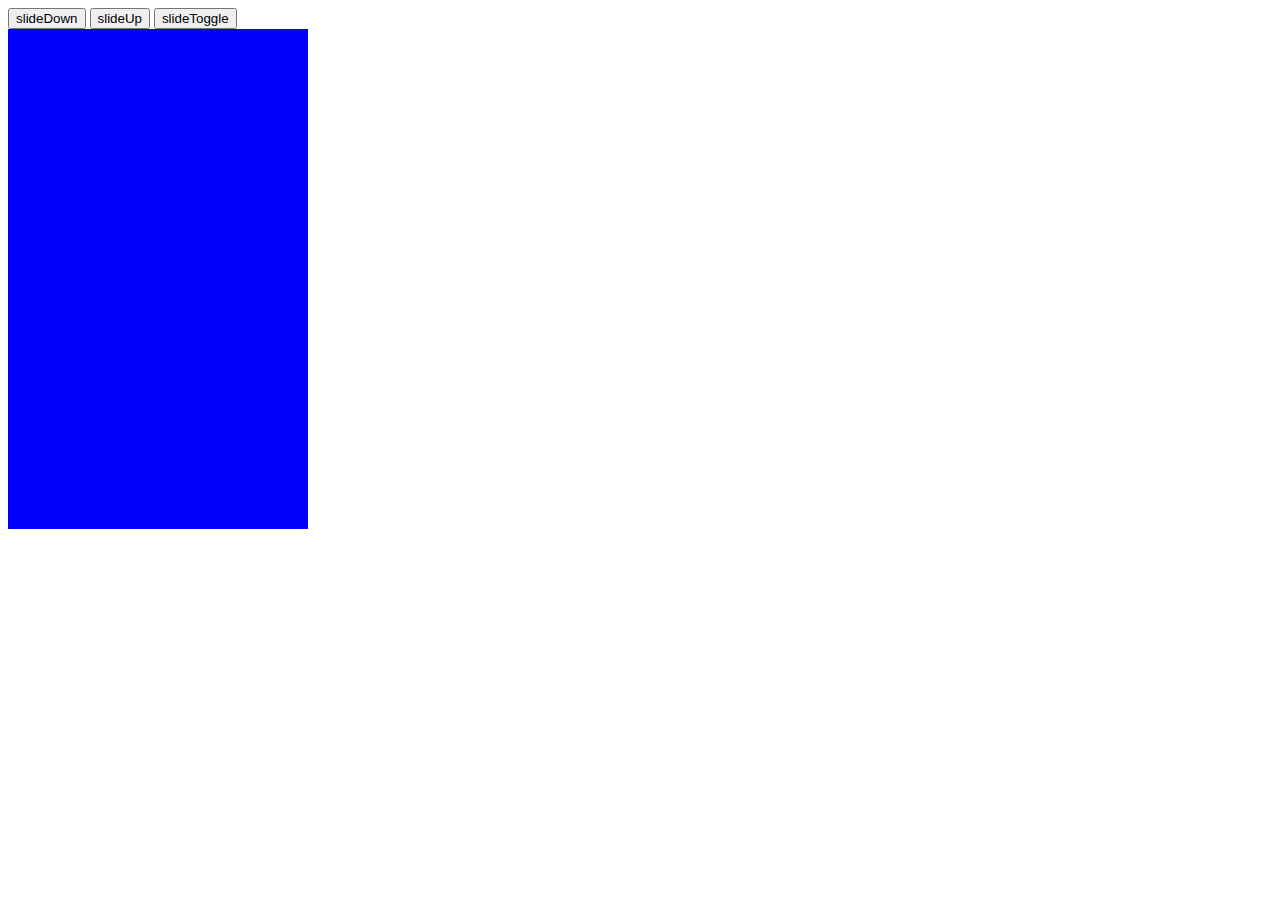
<file: xiaomi - 副本/index3.html>
<!DOCTYPE html>
<html lang="en">
<head>
	<meta charset="UTF-8">
	<title>Document</title>
</head>
<style>
	.box{
		width: 300px;
		height: 500px;
		background-color: blue;
		transition: 0.2s;
	}
</style>
<body>
	<button>slideDown</button>
	<button>slideUp</button>
	<button>slideToggle</button>
	<div class="box"></div>
</body>
</html>
<script>
	// 1、设置初始状态(css)
	// 2、获取元素
	// 	btn    3
	// 	box    1
	// 3、遍历btn
	// 4、btn添加click
	// 5、操作box：  height
	// let btns = document.querySelectorAll('button');
	// let box = document.querySelector('.box');	
	// for(let i = 0;i < btns.lenght;i++){
	// 	btns[0].addEventListener('click',function(){
	// 		box.style.height = 500 + 'px';
	// 		box.style.backgroundColor = 'yellow';
	// 	})
	// 	btns[1].addEventListener('click',function(){
	// 		box.style.height = 0 + 'px'
	// 	})
	// }
	


	// let btns = document.querySelectorAll('button');
	//  /通过指定的选择器返回一个集合对象/
	// let box = document.querySelector('.box');
	// /通过制定的选择器获取元素或者是元素集合中的元素/	
	// // for(let i = 0;i < btns.lenght;i++){
	//     let flag = false;
	// 	btns[0].addEventListener('click',function(){
	// 		box.style.cssText = "height:500px;background-color:yellow";
	// 		flag = false;
	// 		console.log(flag)
	// 	})
	// 	btns[1].addEventListener('click',function(){
	// 		box.style.cssText = "height:0px;background-color:red";
	// 		flag = true;
	// 		console.log(flag)
	// 	})
	// 	btns[2].addEventListener('click',function(){
	// 		if(flag ==true){
	// 			box.style.cssText = "height:500px;background-color:yellow";
	// 			flag = false;
	// 		}else if(flag == false){
	// 			box.style.cssText = "height:0px;background-color:red";
	// 			flag = true;
	// 		}	
	// 	})
</script>
<script>
	let buts = document.querySelectorAll('button');
	let box = document.querySelectorAll('.box');
</script>
</file>
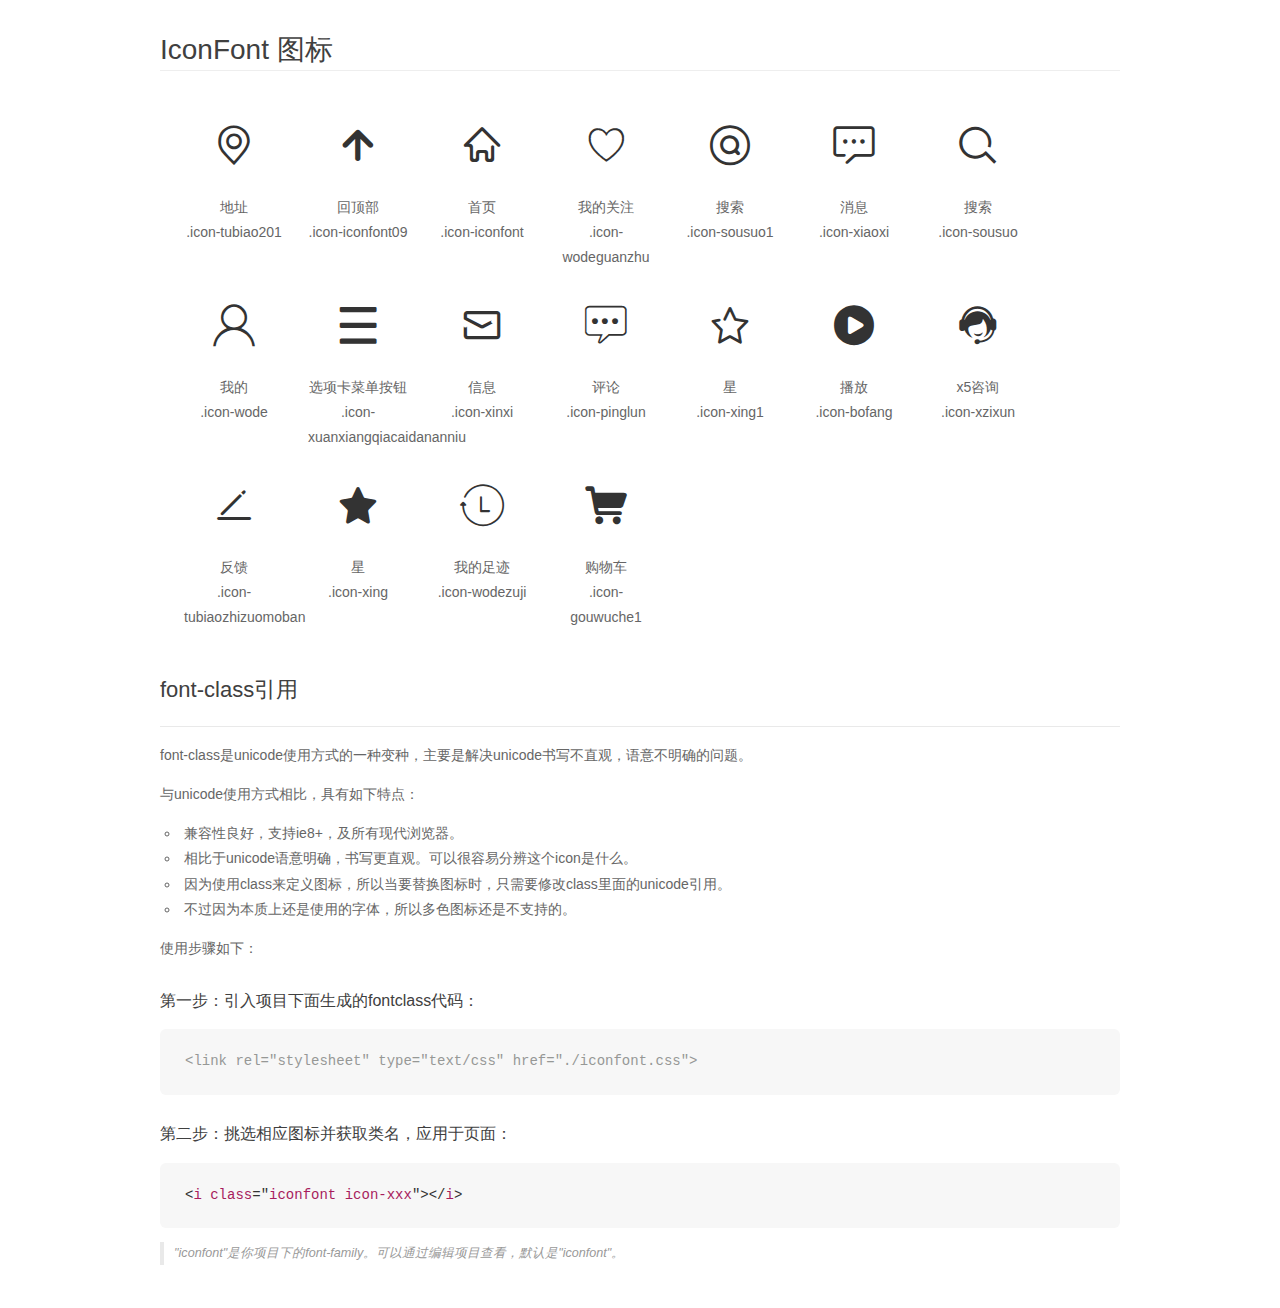
<file: jingdong/font_467294_7lfoeycptqtfn7b9/demo_fontclass.html>
<!DOCTYPE html>
<html>
<head>
    <meta charset="utf-8"/>
    <title>IconFont</title>
    <link rel="stylesheet" href="demo.css">
    <link rel="stylesheet" href="iconfont.css">
</head>
<body>
    <div class="main markdown">
        <h1>IconFont 图标</h1>
        <ul class="icon_lists clear">
            
                <li>
                <i class="icon iconfont icon-tubiao201"></i>
                    <div class="name">地址</div>
                    <div class="fontclass">.icon-tubiao201</div>
                </li>
            
                <li>
                <i class="icon iconfont icon-iconfont09"></i>
                    <div class="name">回顶部</div>
                    <div class="fontclass">.icon-iconfont09</div>
                </li>
            
                <li>
                <i class="icon iconfont icon-iconfont"></i>
                    <div class="name">首页</div>
                    <div class="fontclass">.icon-iconfont</div>
                </li>
            
                <li>
                <i class="icon iconfont icon-wodeguanzhu"></i>
                    <div class="name">我的关注</div>
                    <div class="fontclass">.icon-wodeguanzhu</div>
                </li>
            
                <li>
                <i class="icon iconfont icon-sousuo1"></i>
                    <div class="name">搜索</div>
                    <div class="fontclass">.icon-sousuo1</div>
                </li>
            
                <li>
                <i class="icon iconfont icon-xiaoxi"></i>
                    <div class="name">消息</div>
                    <div class="fontclass">.icon-xiaoxi</div>
                </li>
            
                <li>
                <i class="icon iconfont icon-sousuo"></i>
                    <div class="name">搜索</div>
                    <div class="fontclass">.icon-sousuo</div>
                </li>
            
                <li>
                <i class="icon iconfont icon-wode"></i>
                    <div class="name">我的</div>
                    <div class="fontclass">.icon-wode</div>
                </li>
            
                <li>
                <i class="icon iconfont icon-xuanxiangqiacaidananniu"></i>
                    <div class="name">选项卡菜单按钮</div>
                    <div class="fontclass">.icon-xuanxiangqiacaidananniu</div>
                </li>
            
                <li>
                <i class="icon iconfont icon-xinxi"></i>
                    <div class="name">信息</div>
                    <div class="fontclass">.icon-xinxi</div>
                </li>
            
                <li>
                <i class="icon iconfont icon-pinglun"></i>
                    <div class="name">评论</div>
                    <div class="fontclass">.icon-pinglun</div>
                </li>
            
                <li>
                <i class="icon iconfont icon-xing1"></i>
                    <div class="name">星</div>
                    <div class="fontclass">.icon-xing1</div>
                </li>
            
                <li>
                <i class="icon iconfont icon-bofang"></i>
                    <div class="name">播放</div>
                    <div class="fontclass">.icon-bofang</div>
                </li>
            
                <li>
                <i class="icon iconfont icon-xzixun"></i>
                    <div class="name">x5咨询</div>
                    <div class="fontclass">.icon-xzixun</div>
                </li>
            
                <li>
                <i class="icon iconfont icon-tubiaozhizuomoban"></i>
                    <div class="name">反馈</div>
                    <div class="fontclass">.icon-tubiaozhizuomoban</div>
                </li>
            
                <li>
                <i class="icon iconfont icon-xing"></i>
                    <div class="name">星</div>
                    <div class="fontclass">.icon-xing</div>
                </li>
            
                <li>
                <i class="icon iconfont icon-wodezuji"></i>
                    <div class="name">我的足迹</div>
                    <div class="fontclass">.icon-wodezuji</div>
                </li>
            
                <li>
                <i class="icon iconfont icon-gouwuche1"></i>
                    <div class="name">购物车</div>
                    <div class="fontclass">.icon-gouwuche1</div>
                </li>
            
        </ul>

        <h2 id="font-class-">font-class引用</h2>
        <hr>

        <p>font-class是unicode使用方式的一种变种，主要是解决unicode书写不直观，语意不明确的问题。</p>
        <p>与unicode使用方式相比，具有如下特点：</p>
        <ul>
        <li>兼容性良好，支持ie8+，及所有现代浏览器。</li>
        <li>相比于unicode语意明确，书写更直观。可以很容易分辨这个icon是什么。</li>
        <li>因为使用class来定义图标，所以当要替换图标时，只需要修改class里面的unicode引用。</li>
        <li>不过因为本质上还是使用的字体，所以多色图标还是不支持的。</li>
        </ul>
        <p>使用步骤如下：</p>
        <h3 id="-fontclass-">第一步：引入项目下面生成的fontclass代码：</h3>


        <pre><code class="lang-js hljs javascript"><span class="hljs-comment">&lt;link rel="stylesheet" type="text/css" href="./iconfont.css"&gt;</span></code></pre>
        <h3 id="-">第二步：挑选相应图标并获取类名，应用于页面：</h3>
        <pre><code class="lang-css hljs">&lt;<span class="hljs-selector-tag">i</span> <span class="hljs-selector-tag">class</span>="<span class="hljs-selector-tag">iconfont</span> <span class="hljs-selector-tag">icon-xxx</span>"&gt;&lt;/<span class="hljs-selector-tag">i</span>&gt;</code></pre>
        <blockquote>
        <p>"iconfont"是你项目下的font-family。可以通过编辑项目查看，默认是"iconfont"。</p>
        </blockquote>
    </div>
</body>
</html>
</file>
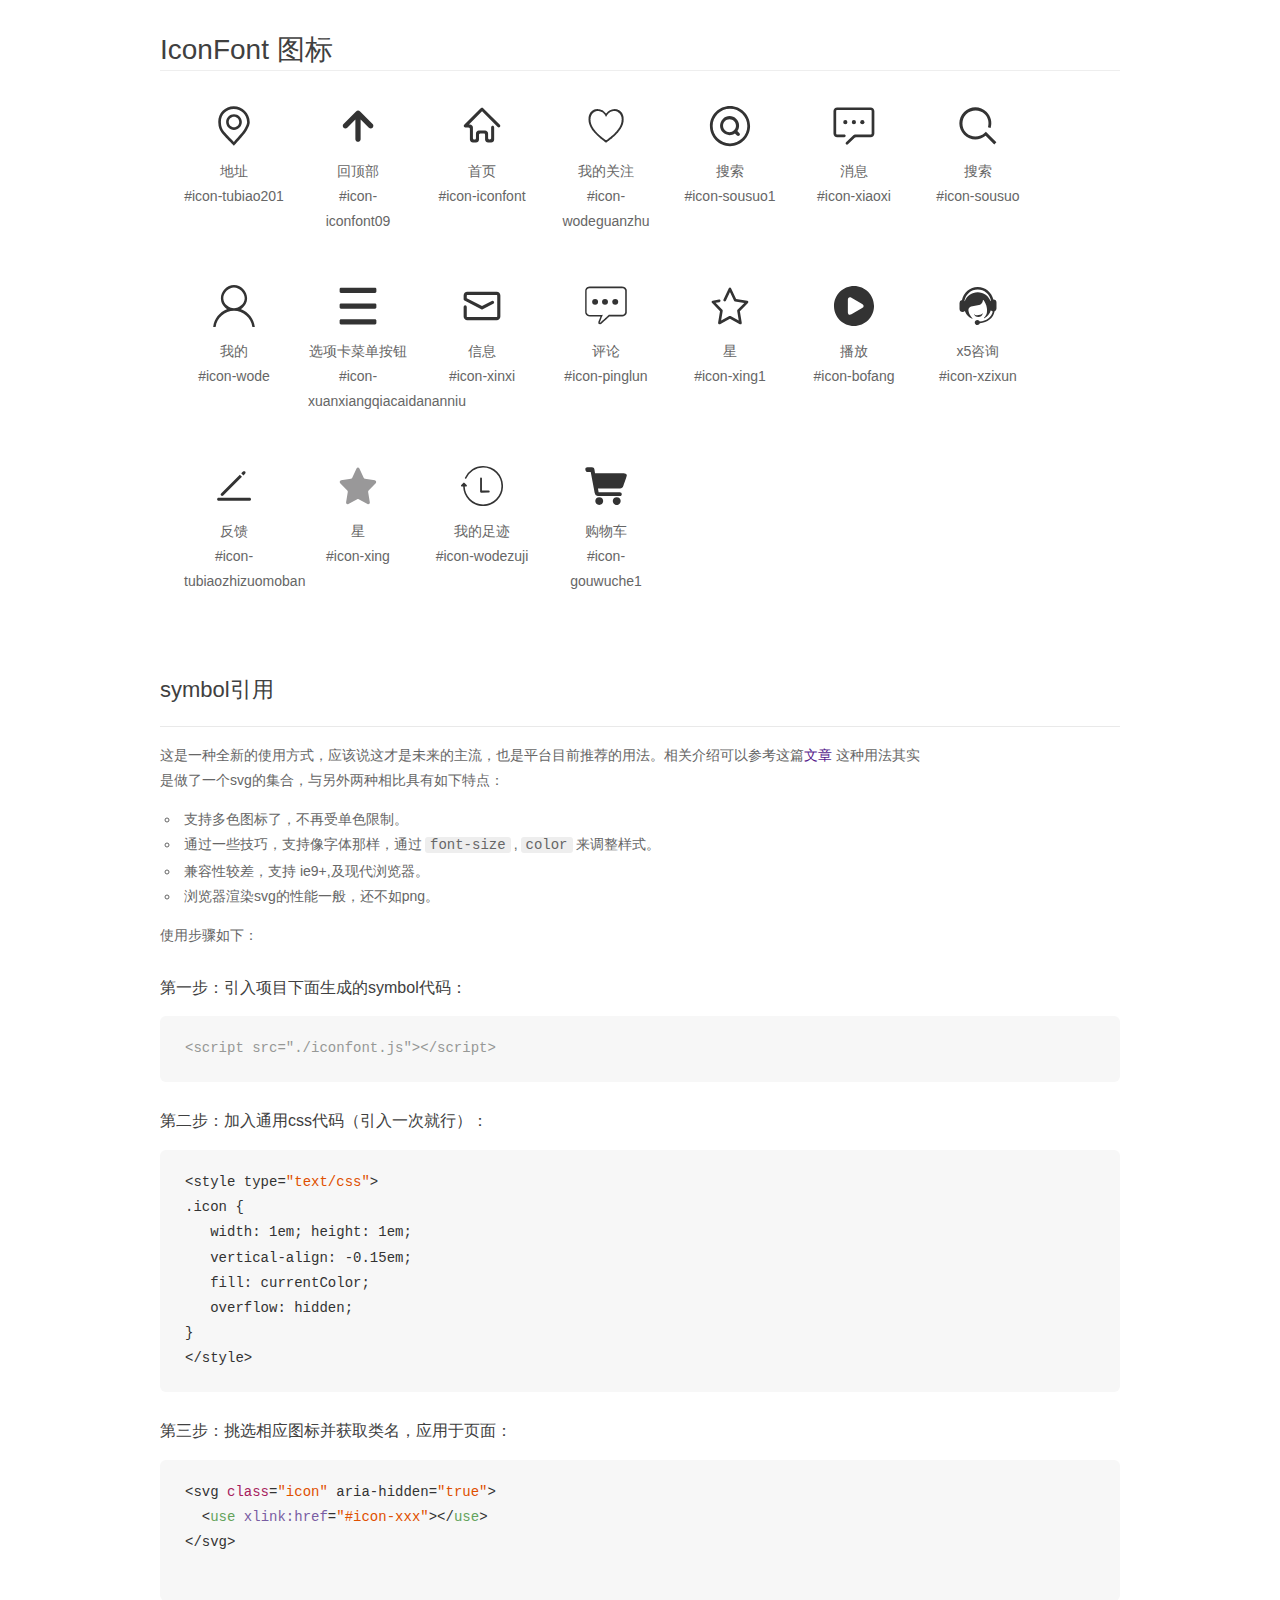
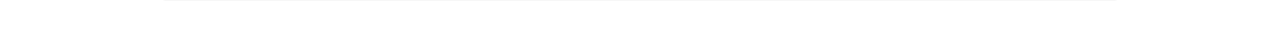
<file: jingdong/font_467294_7lfoeycptqtfn7b9/demo_symbol.html>
<!DOCTYPE html>
<html>
<head>
    <meta charset="utf-8"/>
    <title>IconFont</title>
    <link rel="stylesheet" href="demo.css">
    <script src="iconfont.js"></script>

    <style type="text/css">
        .icon {
          /* 通过设置 font-size 来改变图标大小 */
          width: 1em; height: 1em;
          /* 图标和文字相邻时，垂直对齐 */
          vertical-align: -0.15em;
          /* 通过设置 color 来改变 SVG 的颜色/fill */
          fill: currentColor;
          /* path 和 stroke 溢出 viewBox 部分在 IE 下会显示
             normalize.css 中也包含这行 */
          overflow: hidden;
        }

    </style>
</head>
<body>
    <div class="main markdown">
        <h1>IconFont 图标</h1>
        <ul class="icon_lists clear">
            
                <li>
                    <svg class="icon" aria-hidden="true">
                        <use xlink:href="#icon-tubiao201"></use>
                    </svg>
                    <div class="name">地址</div>
                    <div class="fontclass">#icon-tubiao201</div>
                </li>
            
                <li>
                    <svg class="icon" aria-hidden="true">
                        <use xlink:href="#icon-iconfont09"></use>
                    </svg>
                    <div class="name">回顶部</div>
                    <div class="fontclass">#icon-iconfont09</div>
                </li>
            
                <li>
                    <svg class="icon" aria-hidden="true">
                        <use xlink:href="#icon-iconfont"></use>
                    </svg>
                    <div class="name">首页</div>
                    <div class="fontclass">#icon-iconfont</div>
                </li>
            
                <li>
                    <svg class="icon" aria-hidden="true">
                        <use xlink:href="#icon-wodeguanzhu"></use>
                    </svg>
                    <div class="name">我的关注</div>
                    <div class="fontclass">#icon-wodeguanzhu</div>
                </li>
            
                <li>
                    <svg class="icon" aria-hidden="true">
                        <use xlink:href="#icon-sousuo1"></use>
                    </svg>
                    <div class="name">搜索</div>
                    <div class="fontclass">#icon-sousuo1</div>
                </li>
            
                <li>
                    <svg class="icon" aria-hidden="true">
                        <use xlink:href="#icon-xiaoxi"></use>
                    </svg>
                    <div class="name">消息</div>
                    <div class="fontclass">#icon-xiaoxi</div>
                </li>
            
                <li>
                    <svg class="icon" aria-hidden="true">
                        <use xlink:href="#icon-sousuo"></use>
                    </svg>
                    <div class="name">搜索</div>
                    <div class="fontclass">#icon-sousuo</div>
                </li>
            
                <li>
                    <svg class="icon" aria-hidden="true">
                        <use xlink:href="#icon-wode"></use>
                    </svg>
                    <div class="name">我的</div>
                    <div class="fontclass">#icon-wode</div>
                </li>
            
                <li>
                    <svg class="icon" aria-hidden="true">
                        <use xlink:href="#icon-xuanxiangqiacaidananniu"></use>
                    </svg>
                    <div class="name">选项卡菜单按钮</div>
                    <div class="fontclass">#icon-xuanxiangqiacaidananniu</div>
                </li>
            
                <li>
                    <svg class="icon" aria-hidden="true">
                        <use xlink:href="#icon-xinxi"></use>
                    </svg>
                    <div class="name">信息</div>
                    <div class="fontclass">#icon-xinxi</div>
                </li>
            
                <li>
                    <svg class="icon" aria-hidden="true">
                        <use xlink:href="#icon-pinglun"></use>
                    </svg>
                    <div class="name">评论</div>
                    <div class="fontclass">#icon-pinglun</div>
                </li>
            
                <li>
                    <svg class="icon" aria-hidden="true">
                        <use xlink:href="#icon-xing1"></use>
                    </svg>
                    <div class="name">星</div>
                    <div class="fontclass">#icon-xing1</div>
                </li>
            
                <li>
                    <svg class="icon" aria-hidden="true">
                        <use xlink:href="#icon-bofang"></use>
                    </svg>
                    <div class="name">播放</div>
                    <div class="fontclass">#icon-bofang</div>
                </li>
            
                <li>
                    <svg class="icon" aria-hidden="true">
                        <use xlink:href="#icon-xzixun"></use>
                    </svg>
                    <div class="name">x5咨询</div>
                    <div class="fontclass">#icon-xzixun</div>
                </li>
            
                <li>
                    <svg class="icon" aria-hidden="true">
                        <use xlink:href="#icon-tubiaozhizuomoban"></use>
                    </svg>
                    <div class="name">反馈</div>
                    <div class="fontclass">#icon-tubiaozhizuomoban</div>
                </li>
            
                <li>
                    <svg class="icon" aria-hidden="true">
                        <use xlink:href="#icon-xing"></use>
                    </svg>
                    <div class="name">星</div>
                    <div class="fontclass">#icon-xing</div>
                </li>
            
                <li>
                    <svg class="icon" aria-hidden="true">
                        <use xlink:href="#icon-wodezuji"></use>
                    </svg>
                    <div class="name">我的足迹</div>
                    <div class="fontclass">#icon-wodezuji</div>
                </li>
            
                <li>
                    <svg class="icon" aria-hidden="true">
                        <use xlink:href="#icon-gouwuche1"></use>
                    </svg>
                    <div class="name">购物车</div>
                    <div class="fontclass">#icon-gouwuche1</div>
                </li>
            
        </ul>


        <h2 id="symbol-">symbol引用</h2>
        <hr>

        <p>这是一种全新的使用方式，应该说这才是未来的主流，也是平台目前推荐的用法。相关介绍可以参考这篇<a href="">文章</a>
        这种用法其实是做了一个svg的集合，与另外两种相比具有如下特点：</p>
        <ul>
          <li>支持多色图标了，不再受单色限制。</li>
          <li>通过一些技巧，支持像字体那样，通过<code>font-size</code>,<code>color</code>来调整样式。</li>
          <li>兼容性较差，支持 ie9+,及现代浏览器。</li>
          <li>浏览器渲染svg的性能一般，还不如png。</li>
        </ul>
        <p>使用步骤如下：</p>
        <h3 id="-symbol-">第一步：引入项目下面生成的symbol代码：</h3>
        <pre><code class="lang-js hljs javascript"><span class="hljs-comment">&lt;script src="./iconfont.js"&gt;&lt;/script&gt;</span></code></pre>
        <h3 id="-css-">第二步：加入通用css代码（引入一次就行）：</h3>
        <pre><code class="lang-js hljs javascript">&lt;style type=<span class="hljs-string">"text/css"</span>&gt;
.icon {
   width: <span class="hljs-number">1</span>em; height: <span class="hljs-number">1</span>em;
   vertical-align: <span class="hljs-number">-0.15</span>em;
   fill: currentColor;
   overflow: hidden;
}
&lt;<span class="hljs-regexp">/style&gt;</span></code></pre>
        <h3 id="-">第三步：挑选相应图标并获取类名，应用于页面：</h3>
        <pre><code class="lang-js hljs javascript">&lt;svg <span class="hljs-class"><span class="hljs-keyword">class</span></span>=<span class="hljs-string">"icon"</span> aria-hidden=<span class="hljs-string">"true"</span>&gt;<span class="xml"><span class="hljs-tag">
  &lt;<span class="hljs-name">use</span> <span class="hljs-attr">xlink:href</span>=<span class="hljs-string">"#icon-xxx"</span>&gt;</span><span class="hljs-tag">&lt;/<span class="hljs-name">use</span>&gt;</span>
</span>&lt;<span class="hljs-regexp">/svg&gt;
        </span></code></pre>
    </div>
</body>
</html>
</file>
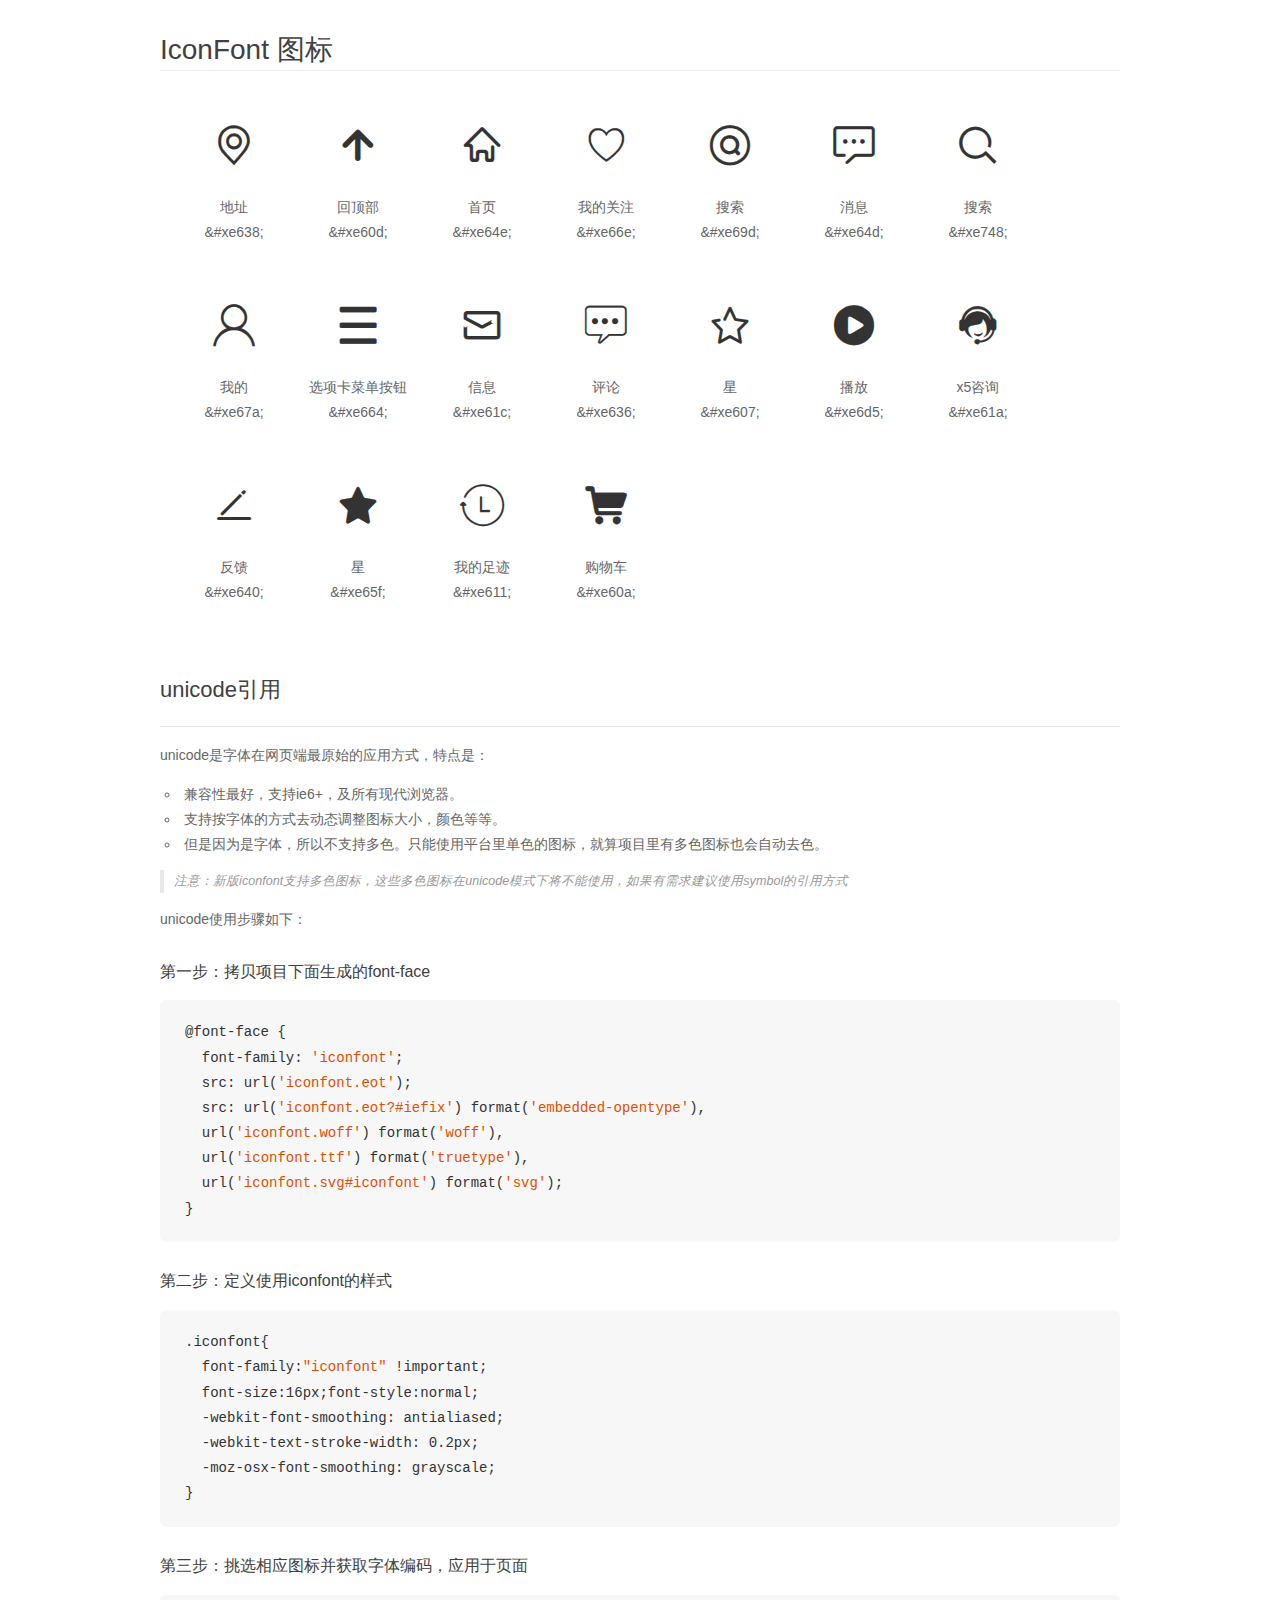
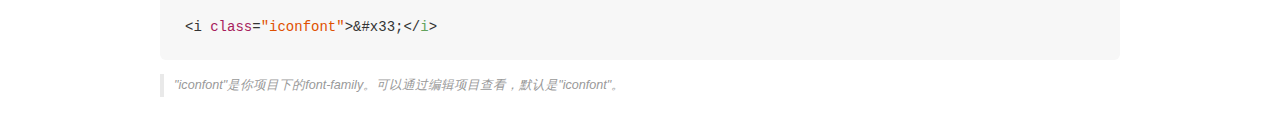
<file: jingdong/font_467294_7lfoeycptqtfn7b9/demo_unicode.html>
<!DOCTYPE html>
<html>
<head>
    <meta charset="utf-8"/>
    <title>IconFont</title>
    <link rel="stylesheet" href="demo.css">

    <style type="text/css">

        @font-face {font-family: "iconfont";
          src: url('iconfont.eot'); /* IE9*/
          src: url('iconfont.eot#iefix') format('embedded-opentype'), /* IE6-IE8 */
          url('iconfont.woff') format('woff'), /* chrome, firefox */
          url('iconfont.ttf') format('truetype'), /* chrome, firefox, opera, Safari, Android, iOS 4.2+*/
          url('iconfont.svg#iconfont') format('svg'); /* iOS 4.1- */
        }

        .iconfont {
          font-family:"iconfont" !important;
          font-size:16px;
          font-style:normal;
          -webkit-font-smoothing: antialiased;
          -webkit-text-stroke-width: 0.2px;
          -moz-osx-font-smoothing: grayscale;
        }

    </style>
</head>
<body>
    <div class="main markdown">
        <h1>IconFont 图标</h1>
        <ul class="icon_lists clear">
            
                <li>
                <i class="icon iconfont">&#xe638;</i>
                    <div class="name">地址</div>
                    <div class="code">&amp;#xe638;</div>
                </li>
            
                <li>
                <i class="icon iconfont">&#xe60d;</i>
                    <div class="name">回顶部</div>
                    <div class="code">&amp;#xe60d;</div>
                </li>
            
                <li>
                <i class="icon iconfont">&#xe64e;</i>
                    <div class="name">首页</div>
                    <div class="code">&amp;#xe64e;</div>
                </li>
            
                <li>
                <i class="icon iconfont">&#xe66e;</i>
                    <div class="name">我的关注</div>
                    <div class="code">&amp;#xe66e;</div>
                </li>
            
                <li>
                <i class="icon iconfont">&#xe69d;</i>
                    <div class="name">搜索</div>
                    <div class="code">&amp;#xe69d;</div>
                </li>
            
                <li>
                <i class="icon iconfont">&#xe64d;</i>
                    <div class="name">消息</div>
                    <div class="code">&amp;#xe64d;</div>
                </li>
            
                <li>
                <i class="icon iconfont">&#xe748;</i>
                    <div class="name">搜索</div>
                    <div class="code">&amp;#xe748;</div>
                </li>
            
                <li>
                <i class="icon iconfont">&#xe67a;</i>
                    <div class="name">我的</div>
                    <div class="code">&amp;#xe67a;</div>
                </li>
            
                <li>
                <i class="icon iconfont">&#xe664;</i>
                    <div class="name">选项卡菜单按钮</div>
                    <div class="code">&amp;#xe664;</div>
                </li>
            
                <li>
                <i class="icon iconfont">&#xe61c;</i>
                    <div class="name">信息</div>
                    <div class="code">&amp;#xe61c;</div>
                </li>
            
                <li>
                <i class="icon iconfont">&#xe636;</i>
                    <div class="name">评论</div>
                    <div class="code">&amp;#xe636;</div>
                </li>
            
                <li>
                <i class="icon iconfont">&#xe607;</i>
                    <div class="name">星</div>
                    <div class="code">&amp;#xe607;</div>
                </li>
            
                <li>
                <i class="icon iconfont">&#xe6d5;</i>
                    <div class="name">播放</div>
                    <div class="code">&amp;#xe6d5;</div>
                </li>
            
                <li>
                <i class="icon iconfont">&#xe61a;</i>
                    <div class="name">x5咨询</div>
                    <div class="code">&amp;#xe61a;</div>
                </li>
            
                <li>
                <i class="icon iconfont">&#xe640;</i>
                    <div class="name">反馈</div>
                    <div class="code">&amp;#xe640;</div>
                </li>
            
                <li>
                <i class="icon iconfont">&#xe65f;</i>
                    <div class="name">星</div>
                    <div class="code">&amp;#xe65f;</div>
                </li>
            
                <li>
                <i class="icon iconfont">&#xe611;</i>
                    <div class="name">我的足迹</div>
                    <div class="code">&amp;#xe611;</div>
                </li>
            
                <li>
                <i class="icon iconfont">&#xe60a;</i>
                    <div class="name">购物车</div>
                    <div class="code">&amp;#xe60a;</div>
                </li>
            
        </ul>
        <h2 id="unicode-">unicode引用</h2>
        <hr>

        <p>unicode是字体在网页端最原始的应用方式，特点是：</p>
        <ul>
        <li>兼容性最好，支持ie6+，及所有现代浏览器。</li>
        <li>支持按字体的方式去动态调整图标大小，颜色等等。</li>
        <li>但是因为是字体，所以不支持多色。只能使用平台里单色的图标，就算项目里有多色图标也会自动去色。</li>
        </ul>
        <blockquote>
        <p>注意：新版iconfont支持多色图标，这些多色图标在unicode模式下将不能使用，如果有需求建议使用symbol的引用方式</p>
        </blockquote>
        <p>unicode使用步骤如下：</p>
        <h3 id="-font-face">第一步：拷贝项目下面生成的font-face</h3>
        <pre><code class="lang-js hljs javascript">@font-face {
  font-family: <span class="hljs-string">'iconfont'</span>;
  src: url(<span class="hljs-string">'iconfont.eot'</span>);
  src: url(<span class="hljs-string">'iconfont.eot?#iefix'</span>) format(<span class="hljs-string">'embedded-opentype'</span>),
  url(<span class="hljs-string">'iconfont.woff'</span>) format(<span class="hljs-string">'woff'</span>),
  url(<span class="hljs-string">'iconfont.ttf'</span>) format(<span class="hljs-string">'truetype'</span>),
  url(<span class="hljs-string">'iconfont.svg#iconfont'</span>) format(<span class="hljs-string">'svg'</span>);
}
</code></pre>
        <h3 id="-iconfont-">第二步：定义使用iconfont的样式</h3>
        <pre><code class="lang-js hljs javascript">.iconfont{
  font-family:<span class="hljs-string">"iconfont"</span> !important;
  font-size:<span class="hljs-number">16</span>px;font-style:normal;
  -webkit-font-smoothing: antialiased;
  -webkit-text-stroke-width: <span class="hljs-number">0.2</span>px;
  -moz-osx-font-smoothing: grayscale;
}
</code></pre>
        <h3 id="-">第三步：挑选相应图标并获取字体编码，应用于页面</h3>
        <pre><code class="lang-js hljs javascript">&lt;i <span class="hljs-class"><span class="hljs-keyword">class</span></span>=<span class="hljs-string">"iconfont"</span>&gt;&amp;#x33;<span class="xml"><span class="hljs-tag">&lt;/<span class="hljs-name">i</span>&gt;</span></span></code></pre>

        <blockquote>
        <p>"iconfont"是你项目下的font-family。可以通过编辑项目查看，默认是"iconfont"。</p>
        </blockquote>
    </div>


</body>
</html>
</file>
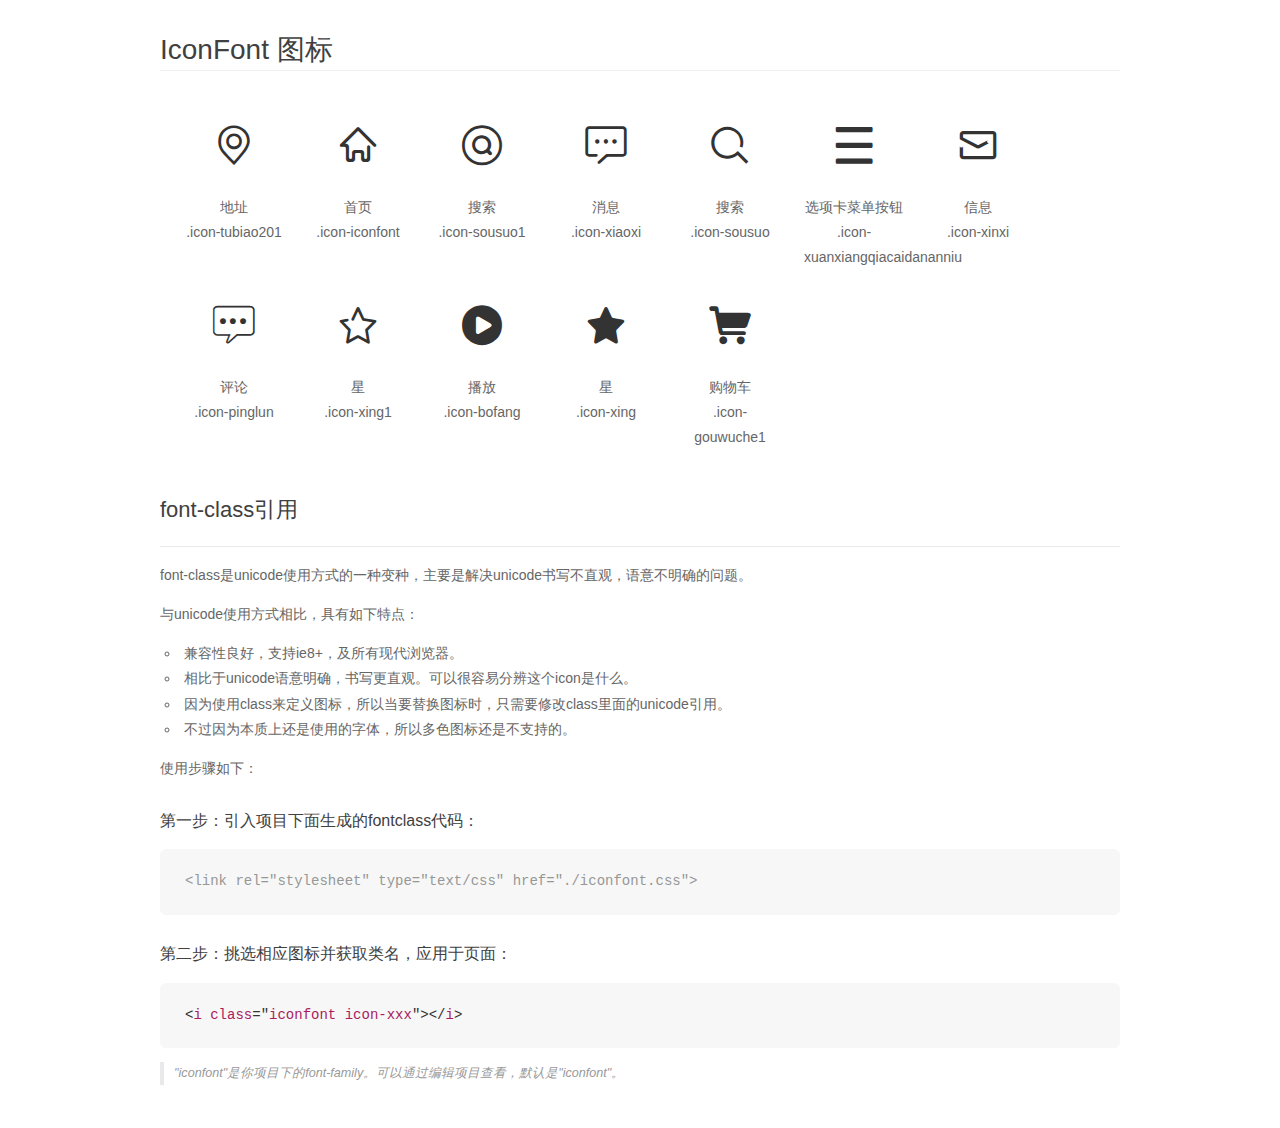
<file: jingdong/iconfont/demo_fontclass.html>
<!DOCTYPE html>
<html>
<head>
    <meta charset="utf-8"/>
    <title>IconFont</title>
    <link rel="stylesheet" href="demo.css">
    <link rel="stylesheet" href="iconfont.css">
</head>
<body>
    <div class="main markdown">
        <h1>IconFont 图标</h1>
        <ul class="icon_lists clear">
            
                <li>
                <i class="icon iconfont icon-tubiao201"></i>
                    <div class="name">地址</div>
                    <div class="fontclass">.icon-tubiao201</div>
                </li>
            
                <li>
                <i class="icon iconfont icon-iconfont"></i>
                    <div class="name">首页</div>
                    <div class="fontclass">.icon-iconfont</div>
                </li>
            
                <li>
                <i class="icon iconfont icon-sousuo1"></i>
                    <div class="name">搜索</div>
                    <div class="fontclass">.icon-sousuo1</div>
                </li>
            
                <li>
                <i class="icon iconfont icon-xiaoxi"></i>
                    <div class="name">消息</div>
                    <div class="fontclass">.icon-xiaoxi</div>
                </li>
            
                <li>
                <i class="icon iconfont icon-sousuo"></i>
                    <div class="name">搜索</div>
                    <div class="fontclass">.icon-sousuo</div>
                </li>
            
                <li>
                <i class="icon iconfont icon-xuanxiangqiacaidananniu"></i>
                    <div class="name">选项卡菜单按钮</div>
                    <div class="fontclass">.icon-xuanxiangqiacaidananniu</div>
                </li>
            
                <li>
                <i class="icon iconfont icon-xinxi"></i>
                    <div class="name">信息</div>
                    <div class="fontclass">.icon-xinxi</div>
                </li>
            
                <li>
                <i class="icon iconfont icon-pinglun"></i>
                    <div class="name">评论</div>
                    <div class="fontclass">.icon-pinglun</div>
                </li>
            
                <li>
                <i class="icon iconfont icon-xing1"></i>
                    <div class="name">星</div>
                    <div class="fontclass">.icon-xing1</div>
                </li>
            
                <li>
                <i class="icon iconfont icon-bofang"></i>
                    <div class="name">播放</div>
                    <div class="fontclass">.icon-bofang</div>
                </li>
            
                <li>
                <i class="icon iconfont icon-xing"></i>
                    <div class="name">星</div>
                    <div class="fontclass">.icon-xing</div>
                </li>
            
                <li>
                <i class="icon iconfont icon-gouwuche1"></i>
                    <div class="name">购物车</div>
                    <div class="fontclass">.icon-gouwuche1</div>
                </li>
            
        </ul>

        <h2 id="font-class-">font-class引用</h2>
        <hr>

        <p>font-class是unicode使用方式的一种变种，主要是解决unicode书写不直观，语意不明确的问题。</p>
        <p>与unicode使用方式相比，具有如下特点：</p>
        <ul>
        <li>兼容性良好，支持ie8+，及所有现代浏览器。</li>
        <li>相比于unicode语意明确，书写更直观。可以很容易分辨这个icon是什么。</li>
        <li>因为使用class来定义图标，所以当要替换图标时，只需要修改class里面的unicode引用。</li>
        <li>不过因为本质上还是使用的字体，所以多色图标还是不支持的。</li>
        </ul>
        <p>使用步骤如下：</p>
        <h3 id="-fontclass-">第一步：引入项目下面生成的fontclass代码：</h3>


        <pre><code class="lang-js hljs javascript"><span class="hljs-comment">&lt;link rel="stylesheet" type="text/css" href="./iconfont.css"&gt;</span></code></pre>
        <h3 id="-">第二步：挑选相应图标并获取类名，应用于页面：</h3>
        <pre><code class="lang-css hljs">&lt;<span class="hljs-selector-tag">i</span> <span class="hljs-selector-tag">class</span>="<span class="hljs-selector-tag">iconfont</span> <span class="hljs-selector-tag">icon-xxx</span>"&gt;&lt;/<span class="hljs-selector-tag">i</span>&gt;</code></pre>
        <blockquote>
        <p>"iconfont"是你项目下的font-family。可以通过编辑项目查看，默认是"iconfont"。</p>
        </blockquote>
    </div>
</body>
</html>
</file>
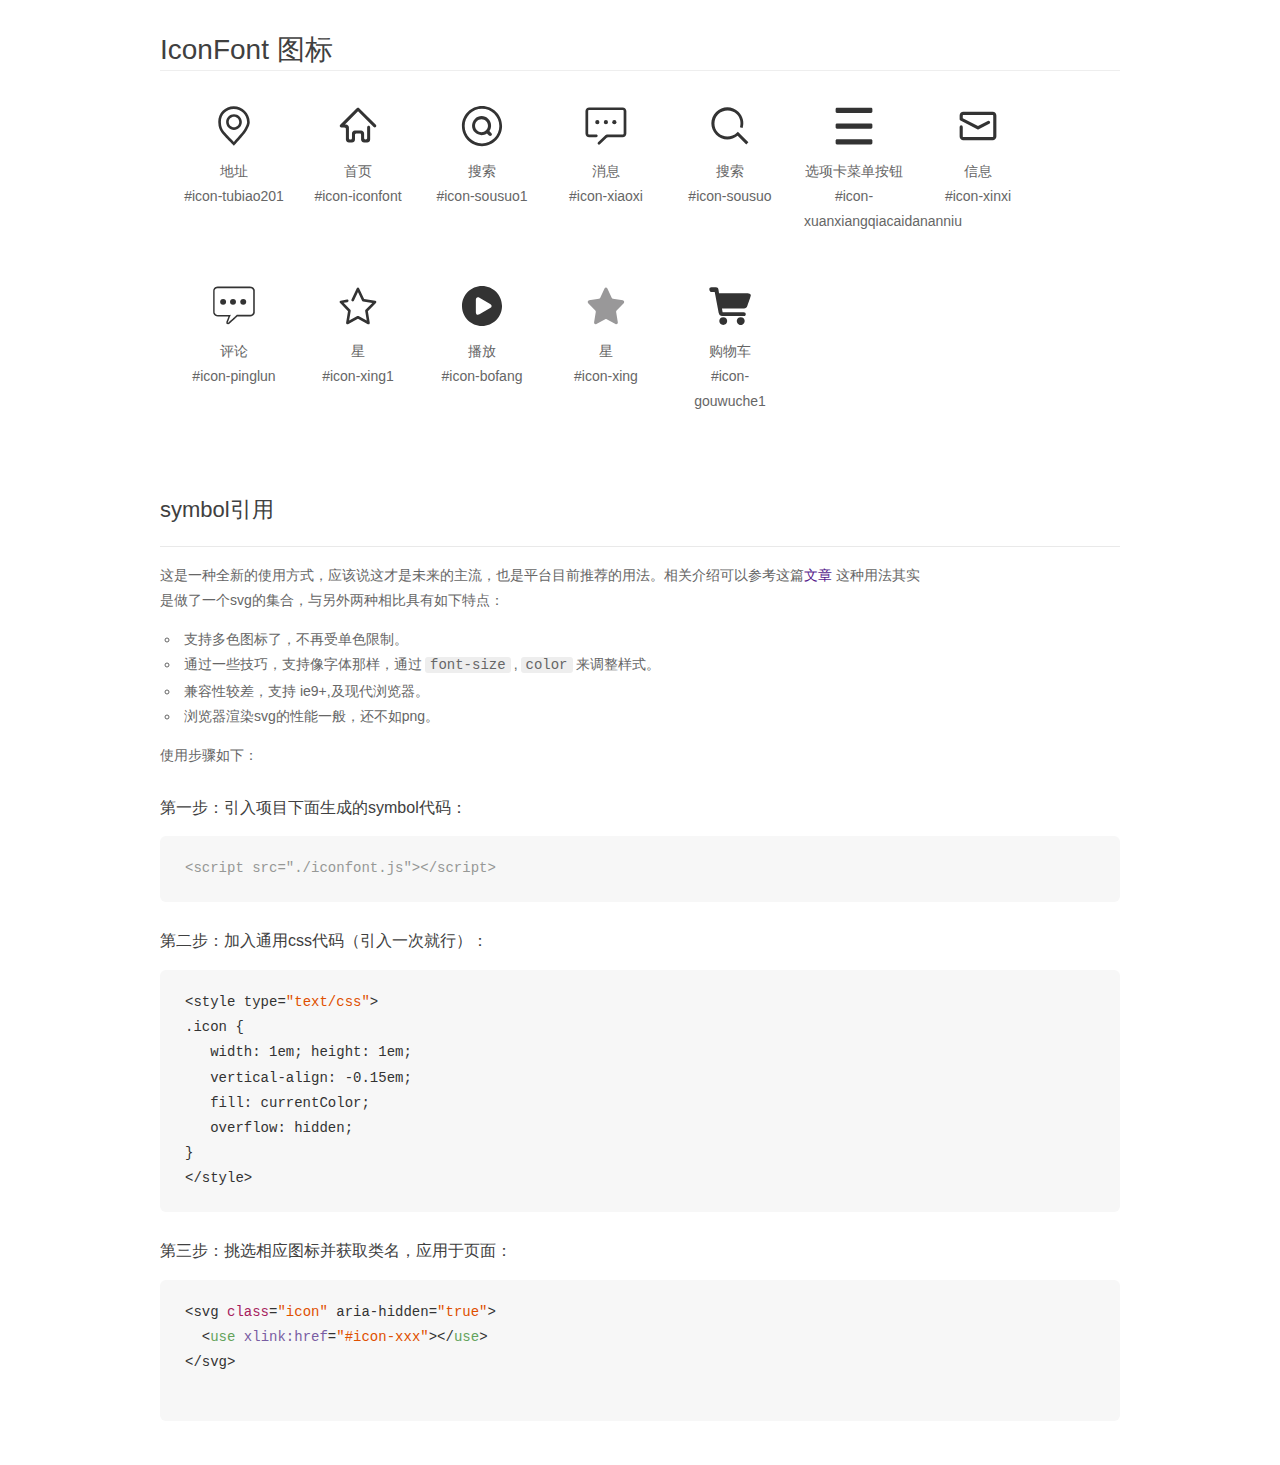
<file: jingdong/iconfont/demo_symbol.html>
<!DOCTYPE html>
<html>
<head>
    <meta charset="utf-8"/>
    <title>IconFont</title>
    <link rel="stylesheet" href="demo.css">
    <script src="iconfont.js"></script>

    <style type="text/css">
        .icon {
          /* 通过设置 font-size 来改变图标大小 */
          width: 1em; height: 1em;
          /* 图标和文字相邻时，垂直对齐 */
          vertical-align: -0.15em;
          /* 通过设置 color 来改变 SVG 的颜色/fill */
          fill: currentColor;
          /* path 和 stroke 溢出 viewBox 部分在 IE 下会显示
             normalize.css 中也包含这行 */
          overflow: hidden;
        }

    </style>
</head>
<body>
    <div class="main markdown">
        <h1>IconFont 图标</h1>
        <ul class="icon_lists clear">
            
                <li>
                    <svg class="icon" aria-hidden="true">
                        <use xlink:href="#icon-tubiao201"></use>
                    </svg>
                    <div class="name">地址</div>
                    <div class="fontclass">#icon-tubiao201</div>
                </li>
            
                <li>
                    <svg class="icon" aria-hidden="true">
                        <use xlink:href="#icon-iconfont"></use>
                    </svg>
                    <div class="name">首页</div>
                    <div class="fontclass">#icon-iconfont</div>
                </li>
            
                <li>
                    <svg class="icon" aria-hidden="true">
                        <use xlink:href="#icon-sousuo1"></use>
                    </svg>
                    <div class="name">搜索</div>
                    <div class="fontclass">#icon-sousuo1</div>
                </li>
            
                <li>
                    <svg class="icon" aria-hidden="true">
                        <use xlink:href="#icon-xiaoxi"></use>
                    </svg>
                    <div class="name">消息</div>
                    <div class="fontclass">#icon-xiaoxi</div>
                </li>
            
                <li>
                    <svg class="icon" aria-hidden="true">
                        <use xlink:href="#icon-sousuo"></use>
                    </svg>
                    <div class="name">搜索</div>
                    <div class="fontclass">#icon-sousuo</div>
                </li>
            
                <li>
                    <svg class="icon" aria-hidden="true">
                        <use xlink:href="#icon-xuanxiangqiacaidananniu"></use>
                    </svg>
                    <div class="name">选项卡菜单按钮</div>
                    <div class="fontclass">#icon-xuanxiangqiacaidananniu</div>
                </li>
            
                <li>
                    <svg class="icon" aria-hidden="true">
                        <use xlink:href="#icon-xinxi"></use>
                    </svg>
                    <div class="name">信息</div>
                    <div class="fontclass">#icon-xinxi</div>
                </li>
            
                <li>
                    <svg class="icon" aria-hidden="true">
                        <use xlink:href="#icon-pinglun"></use>
                    </svg>
                    <div class="name">评论</div>
                    <div class="fontclass">#icon-pinglun</div>
                </li>
            
                <li>
                    <svg class="icon" aria-hidden="true">
                        <use xlink:href="#icon-xing1"></use>
                    </svg>
                    <div class="name">星</div>
                    <div class="fontclass">#icon-xing1</div>
                </li>
            
                <li>
                    <svg class="icon" aria-hidden="true">
                        <use xlink:href="#icon-bofang"></use>
                    </svg>
                    <div class="name">播放</div>
                    <div class="fontclass">#icon-bofang</div>
                </li>
            
                <li>
                    <svg class="icon" aria-hidden="true">
                        <use xlink:href="#icon-xing"></use>
                    </svg>
                    <div class="name">星</div>
                    <div class="fontclass">#icon-xing</div>
                </li>
            
                <li>
                    <svg class="icon" aria-hidden="true">
                        <use xlink:href="#icon-gouwuche1"></use>
                    </svg>
                    <div class="name">购物车</div>
                    <div class="fontclass">#icon-gouwuche1</div>
                </li>
            
        </ul>


        <h2 id="symbol-">symbol引用</h2>
        <hr>

        <p>这是一种全新的使用方式，应该说这才是未来的主流，也是平台目前推荐的用法。相关介绍可以参考这篇<a href="">文章</a>
        这种用法其实是做了一个svg的集合，与另外两种相比具有如下特点：</p>
        <ul>
          <li>支持多色图标了，不再受单色限制。</li>
          <li>通过一些技巧，支持像字体那样，通过<code>font-size</code>,<code>color</code>来调整样式。</li>
          <li>兼容性较差，支持 ie9+,及现代浏览器。</li>
          <li>浏览器渲染svg的性能一般，还不如png。</li>
        </ul>
        <p>使用步骤如下：</p>
        <h3 id="-symbol-">第一步：引入项目下面生成的symbol代码：</h3>
        <pre><code class="lang-js hljs javascript"><span class="hljs-comment">&lt;script src="./iconfont.js"&gt;&lt;/script&gt;</span></code></pre>
        <h3 id="-css-">第二步：加入通用css代码（引入一次就行）：</h3>
        <pre><code class="lang-js hljs javascript">&lt;style type=<span class="hljs-string">"text/css"</span>&gt;
.icon {
   width: <span class="hljs-number">1</span>em; height: <span class="hljs-number">1</span>em;
   vertical-align: <span class="hljs-number">-0.15</span>em;
   fill: currentColor;
   overflow: hidden;
}
&lt;<span class="hljs-regexp">/style&gt;</span></code></pre>
        <h3 id="-">第三步：挑选相应图标并获取类名，应用于页面：</h3>
        <pre><code class="lang-js hljs javascript">&lt;svg <span class="hljs-class"><span class="hljs-keyword">class</span></span>=<span class="hljs-string">"icon"</span> aria-hidden=<span class="hljs-string">"true"</span>&gt;<span class="xml"><span class="hljs-tag">
  &lt;<span class="hljs-name">use</span> <span class="hljs-attr">xlink:href</span>=<span class="hljs-string">"#icon-xxx"</span>&gt;</span><span class="hljs-tag">&lt;/<span class="hljs-name">use</span>&gt;</span>
</span>&lt;<span class="hljs-regexp">/svg&gt;
        </span></code></pre>
    </div>
</body>
</html>
</file>
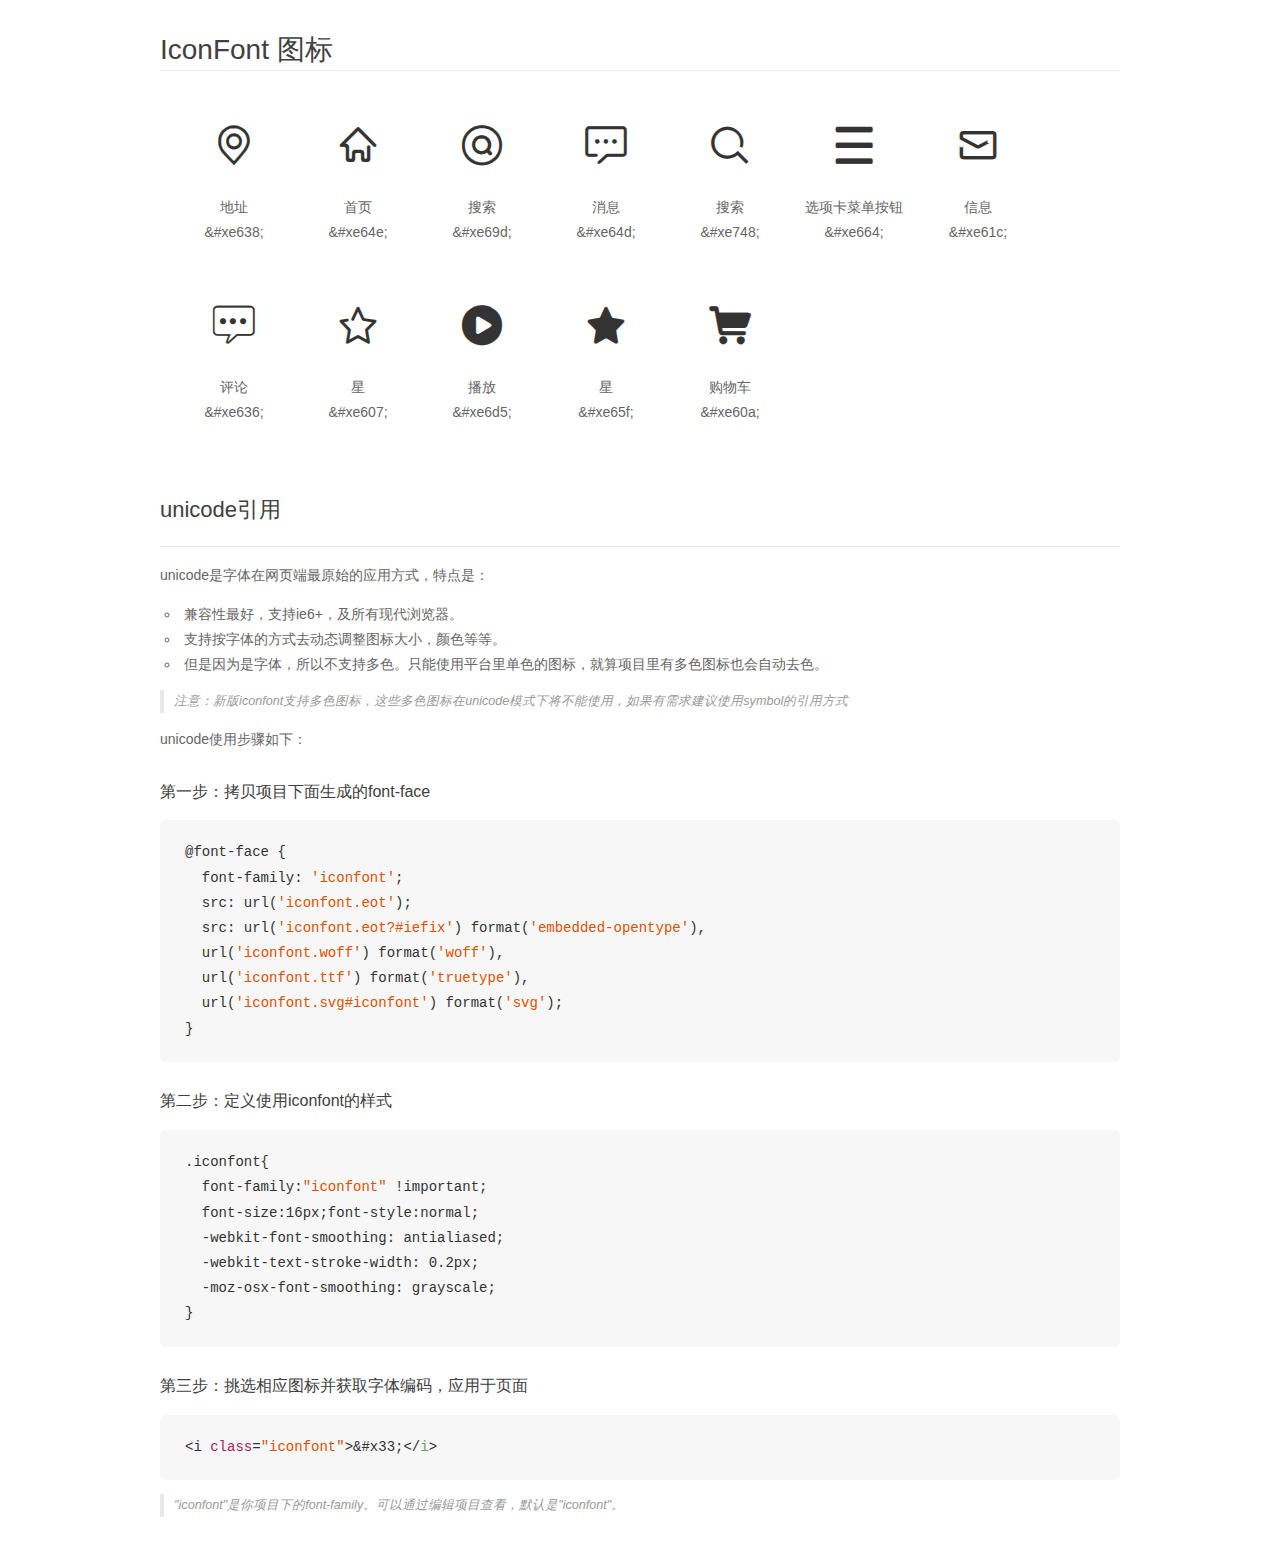
<file: jingdong/iconfont/demo_unicode.html>
<!DOCTYPE html>
<html>
<head>
    <meta charset="utf-8"/>
    <title>IconFont</title>
    <link rel="stylesheet" href="demo.css">

    <style type="text/css">

        @font-face {font-family: "iconfont";
          src: url('iconfont.eot'); /* IE9*/
          src: url('iconfont.eot#iefix') format('embedded-opentype'), /* IE6-IE8 */
          url('iconfont.woff') format('woff'), /* chrome, firefox */
          url('iconfont.ttf') format('truetype'), /* chrome, firefox, opera, Safari, Android, iOS 4.2+*/
          url('iconfont.svg#iconfont') format('svg'); /* iOS 4.1- */
        }

        .iconfont {
          font-family:"iconfont" !important;
          font-size:16px;
          font-style:normal;
          -webkit-font-smoothing: antialiased;
          -webkit-text-stroke-width: 0.2px;
          -moz-osx-font-smoothing: grayscale;
        }

    </style>
</head>
<body>
    <div class="main markdown">
        <h1>IconFont 图标</h1>
        <ul class="icon_lists clear">
            
                <li>
                <i class="icon iconfont">&#xe638;</i>
                    <div class="name">地址</div>
                    <div class="code">&amp;#xe638;</div>
                </li>
            
                <li>
                <i class="icon iconfont">&#xe64e;</i>
                    <div class="name">首页</div>
                    <div class="code">&amp;#xe64e;</div>
                </li>
            
                <li>
                <i class="icon iconfont">&#xe69d;</i>
                    <div class="name">搜索</div>
                    <div class="code">&amp;#xe69d;</div>
                </li>
            
                <li>
                <i class="icon iconfont">&#xe64d;</i>
                    <div class="name">消息</div>
                    <div class="code">&amp;#xe64d;</div>
                </li>
            
                <li>
                <i class="icon iconfont">&#xe748;</i>
                    <div class="name">搜索</div>
                    <div class="code">&amp;#xe748;</div>
                </li>
            
                <li>
                <i class="icon iconfont">&#xe664;</i>
                    <div class="name">选项卡菜单按钮</div>
                    <div class="code">&amp;#xe664;</div>
                </li>
            
                <li>
                <i class="icon iconfont">&#xe61c;</i>
                    <div class="name">信息</div>
                    <div class="code">&amp;#xe61c;</div>
                </li>
            
                <li>
                <i class="icon iconfont">&#xe636;</i>
                    <div class="name">评论</div>
                    <div class="code">&amp;#xe636;</div>
                </li>
            
                <li>
                <i class="icon iconfont">&#xe607;</i>
                    <div class="name">星</div>
                    <div class="code">&amp;#xe607;</div>
                </li>
            
                <li>
                <i class="icon iconfont">&#xe6d5;</i>
                    <div class="name">播放</div>
                    <div class="code">&amp;#xe6d5;</div>
                </li>
            
                <li>
                <i class="icon iconfont">&#xe65f;</i>
                    <div class="name">星</div>
                    <div class="code">&amp;#xe65f;</div>
                </li>
            
                <li>
                <i class="icon iconfont">&#xe60a;</i>
                    <div class="name">购物车</div>
                    <div class="code">&amp;#xe60a;</div>
                </li>
            
        </ul>
        <h2 id="unicode-">unicode引用</h2>
        <hr>

        <p>unicode是字体在网页端最原始的应用方式，特点是：</p>
        <ul>
        <li>兼容性最好，支持ie6+，及所有现代浏览器。</li>
        <li>支持按字体的方式去动态调整图标大小，颜色等等。</li>
        <li>但是因为是字体，所以不支持多色。只能使用平台里单色的图标，就算项目里有多色图标也会自动去色。</li>
        </ul>
        <blockquote>
        <p>注意：新版iconfont支持多色图标，这些多色图标在unicode模式下将不能使用，如果有需求建议使用symbol的引用方式</p>
        </blockquote>
        <p>unicode使用步骤如下：</p>
        <h3 id="-font-face">第一步：拷贝项目下面生成的font-face</h3>
        <pre><code class="lang-js hljs javascript">@font-face {
  font-family: <span class="hljs-string">'iconfont'</span>;
  src: url(<span class="hljs-string">'iconfont.eot'</span>);
  src: url(<span class="hljs-string">'iconfont.eot?#iefix'</span>) format(<span class="hljs-string">'embedded-opentype'</span>),
  url(<span class="hljs-string">'iconfont.woff'</span>) format(<span class="hljs-string">'woff'</span>),
  url(<span class="hljs-string">'iconfont.ttf'</span>) format(<span class="hljs-string">'truetype'</span>),
  url(<span class="hljs-string">'iconfont.svg#iconfont'</span>) format(<span class="hljs-string">'svg'</span>);
}
</code></pre>
        <h3 id="-iconfont-">第二步：定义使用iconfont的样式</h3>
        <pre><code class="lang-js hljs javascript">.iconfont{
  font-family:<span class="hljs-string">"iconfont"</span> !important;
  font-size:<span class="hljs-number">16</span>px;font-style:normal;
  -webkit-font-smoothing: antialiased;
  -webkit-text-stroke-width: <span class="hljs-number">0.2</span>px;
  -moz-osx-font-smoothing: grayscale;
}
</code></pre>
        <h3 id="-">第三步：挑选相应图标并获取字体编码，应用于页面</h3>
        <pre><code class="lang-js hljs javascript">&lt;i <span class="hljs-class"><span class="hljs-keyword">class</span></span>=<span class="hljs-string">"iconfont"</span>&gt;&amp;#x33;<span class="xml"><span class="hljs-tag">&lt;/<span class="hljs-name">i</span>&gt;</span></span></code></pre>

        <blockquote>
        <p>"iconfont"是你项目下的font-family。可以通过编辑项目查看，默认是"iconfont"。</p>
        </blockquote>
    </div>


</body>
</html>
</file>
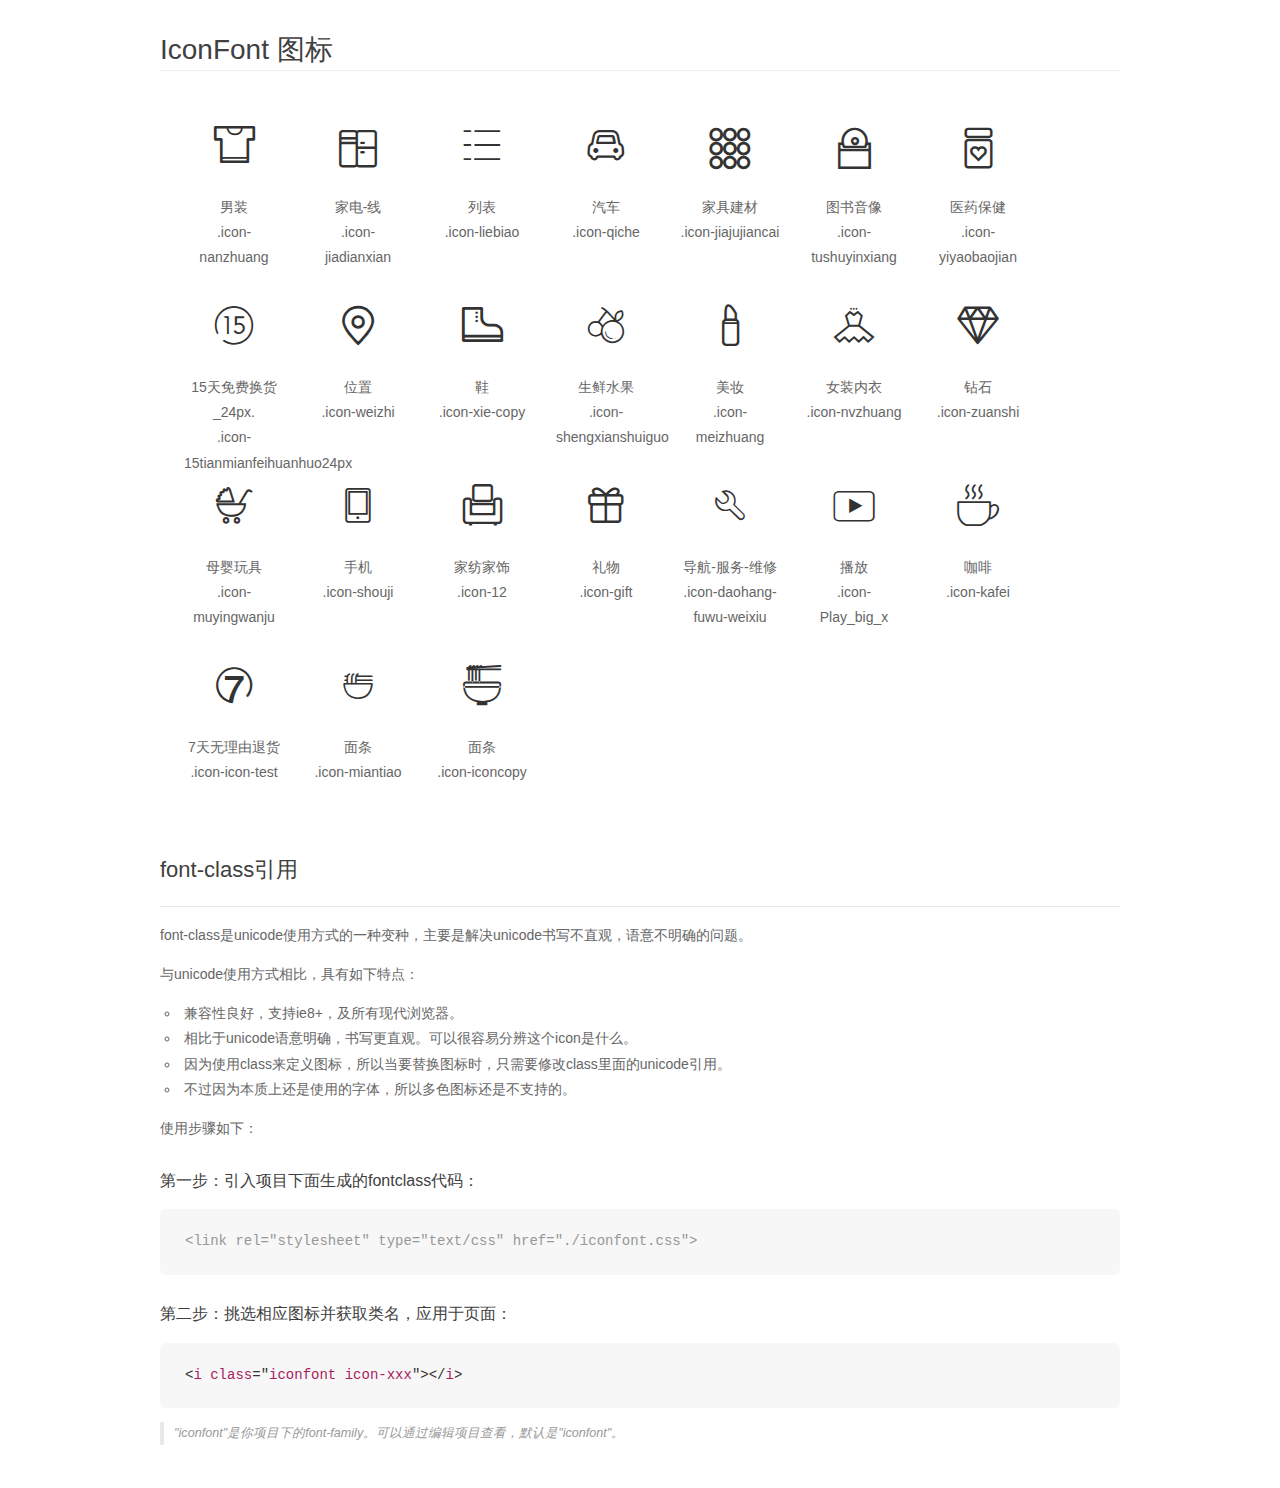
<file: xiaomi-guanwang/iconfont/iconfont1/demo_fontclass.html>
<!DOCTYPE html>
<html>
<head>
    <meta charset="utf-8"/>
    <title>IconFont</title>
    <link rel="stylesheet" href="demo.css">
    <link rel="stylesheet" href="iconfont.css">
</head>
<body>
    <div class="main markdown">
        <h1>IconFont 图标</h1>
        <ul class="icon_lists clear">
            
                <li>
                <i class="icon iconfont icon-nanzhuang"></i>
                    <div class="name">男装</div>
                    <div class="fontclass">.icon-nanzhuang</div>
                </li>
            
                <li>
                <i class="icon iconfont icon-jiadianxian"></i>
                    <div class="name">家电-线</div>
                    <div class="fontclass">.icon-jiadianxian</div>
                </li>
            
                <li>
                <i class="icon iconfont icon-liebiao"></i>
                    <div class="name">列表</div>
                    <div class="fontclass">.icon-liebiao</div>
                </li>
            
                <li>
                <i class="icon iconfont icon-qiche"></i>
                    <div class="name">汽车</div>
                    <div class="fontclass">.icon-qiche</div>
                </li>
            
                <li>
                <i class="icon iconfont icon-jiajujiancai"></i>
                    <div class="name">家具建材</div>
                    <div class="fontclass">.icon-jiajujiancai</div>
                </li>
            
                <li>
                <i class="icon iconfont icon-tushuyinxiang"></i>
                    <div class="name">图书音像</div>
                    <div class="fontclass">.icon-tushuyinxiang</div>
                </li>
            
                <li>
                <i class="icon iconfont icon-yiyaobaojian"></i>
                    <div class="name">医药保健</div>
                    <div class="fontclass">.icon-yiyaobaojian</div>
                </li>
            
                <li>
                <i class="icon iconfont icon-15tianmianfeihuanhuo24px"></i>
                    <div class="name">15天免费换货_24px.</div>
                    <div class="fontclass">.icon-15tianmianfeihuanhuo24px</div>
                </li>
            
                <li>
                <i class="icon iconfont icon-weizhi"></i>
                    <div class="name">位置</div>
                    <div class="fontclass">.icon-weizhi</div>
                </li>
            
                <li>
                <i class="icon iconfont icon-xie-copy"></i>
                    <div class="name">鞋</div>
                    <div class="fontclass">.icon-xie-copy</div>
                </li>
            
                <li>
                <i class="icon iconfont icon-shengxianshuiguo"></i>
                    <div class="name">生鲜水果</div>
                    <div class="fontclass">.icon-shengxianshuiguo</div>
                </li>
            
                <li>
                <i class="icon iconfont icon-meizhuang"></i>
                    <div class="name">美妆</div>
                    <div class="fontclass">.icon-meizhuang</div>
                </li>
            
                <li>
                <i class="icon iconfont icon-nvzhuang"></i>
                    <div class="name">女装内衣</div>
                    <div class="fontclass">.icon-nvzhuang</div>
                </li>
            
                <li>
                <i class="icon iconfont icon-zuanshi"></i>
                    <div class="name">钻石</div>
                    <div class="fontclass">.icon-zuanshi</div>
                </li>
            
                <li>
                <i class="icon iconfont icon-muyingwanju"></i>
                    <div class="name">母婴玩具</div>
                    <div class="fontclass">.icon-muyingwanju</div>
                </li>
            
                <li>
                <i class="icon iconfont icon-shouji"></i>
                    <div class="name">手机</div>
                    <div class="fontclass">.icon-shouji</div>
                </li>
            
                <li>
                <i class="icon iconfont icon-12"></i>
                    <div class="name">家纺家饰</div>
                    <div class="fontclass">.icon-12</div>
                </li>
            
                <li>
                <i class="icon iconfont icon-gift"></i>
                    <div class="name">礼物</div>
                    <div class="fontclass">.icon-gift</div>
                </li>
            
                <li>
                <i class="icon iconfont icon-daohang-fuwu-weixiu"></i>
                    <div class="name">导航-服务-维修</div>
                    <div class="fontclass">.icon-daohang-fuwu-weixiu</div>
                </li>
            
                <li>
                <i class="icon iconfont icon-Play_big_x"></i>
                    <div class="name">播放</div>
                    <div class="fontclass">.icon-Play_big_x</div>
                </li>
            
                <li>
                <i class="icon iconfont icon-kafei"></i>
                    <div class="name">咖啡</div>
                    <div class="fontclass">.icon-kafei</div>
                </li>
            
                <li>
                <i class="icon iconfont icon-icon-test"></i>
                    <div class="name">7天无理由退货</div>
                    <div class="fontclass">.icon-icon-test</div>
                </li>
            
                <li>
                <i class="icon iconfont icon-miantiao"></i>
                    <div class="name">面条</div>
                    <div class="fontclass">.icon-miantiao</div>
                </li>
            
                <li>
                <i class="icon iconfont icon-iconcopy"></i>
                    <div class="name">面条</div>
                    <div class="fontclass">.icon-iconcopy</div>
                </li>
            
        </ul>

        <h2 id="font-class-">font-class引用</h2>
        <hr>

        <p>font-class是unicode使用方式的一种变种，主要是解决unicode书写不直观，语意不明确的问题。</p>
        <p>与unicode使用方式相比，具有如下特点：</p>
        <ul>
        <li>兼容性良好，支持ie8+，及所有现代浏览器。</li>
        <li>相比于unicode语意明确，书写更直观。可以很容易分辨这个icon是什么。</li>
        <li>因为使用class来定义图标，所以当要替换图标时，只需要修改class里面的unicode引用。</li>
        <li>不过因为本质上还是使用的字体，所以多色图标还是不支持的。</li>
        </ul>
        <p>使用步骤如下：</p>
        <h3 id="-fontclass-">第一步：引入项目下面生成的fontclass代码：</h3>


        <pre><code class="lang-js hljs javascript"><span class="hljs-comment">&lt;link rel="stylesheet" type="text/css" href="./iconfont.css"&gt;</span></code></pre>
        <h3 id="-">第二步：挑选相应图标并获取类名，应用于页面：</h3>
        <pre><code class="lang-css hljs">&lt;<span class="hljs-selector-tag">i</span> <span class="hljs-selector-tag">class</span>="<span class="hljs-selector-tag">iconfont</span> <span class="hljs-selector-tag">icon-xxx</span>"&gt;&lt;/<span class="hljs-selector-tag">i</span>&gt;</code></pre>
        <blockquote>
        <p>"iconfont"是你项目下的font-family。可以通过编辑项目查看，默认是"iconfont"。</p>
        </blockquote>
    </div>
</body>
</html>
</file>
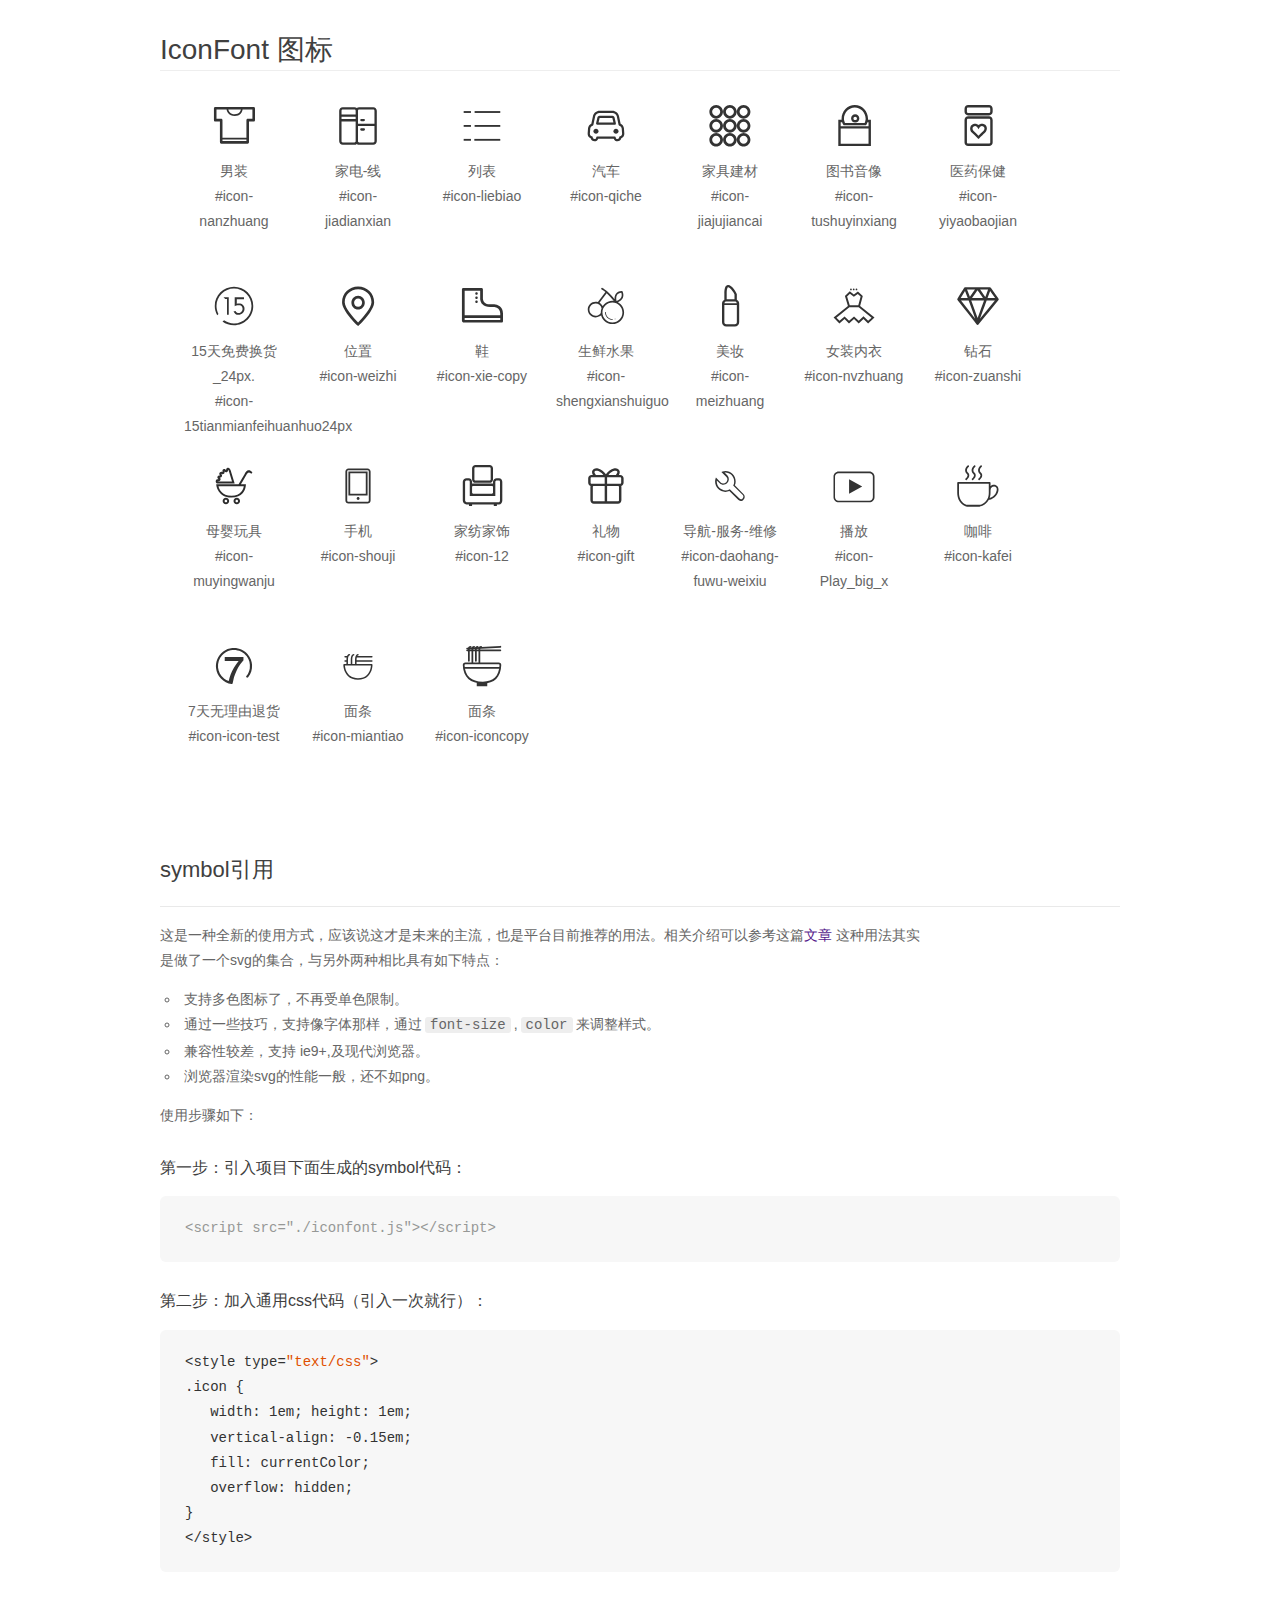
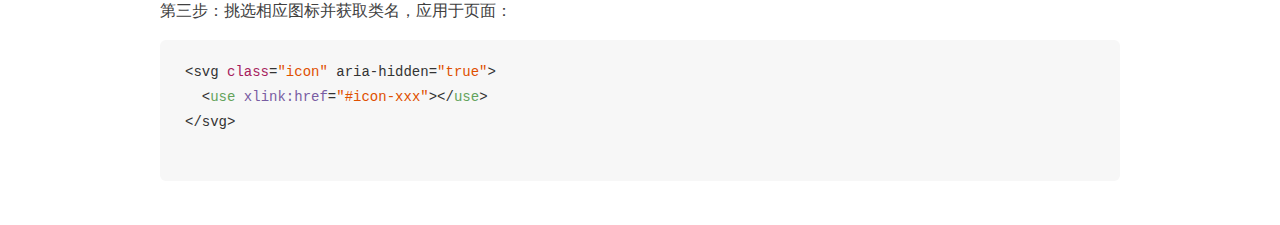
<file: xiaomi-guanwang/iconfont/iconfont1/demo_symbol.html>
<!DOCTYPE html>
<html>
<head>
    <meta charset="utf-8"/>
    <title>IconFont</title>
    <link rel="stylesheet" href="demo.css">
    <script src="iconfont.js"></script>

    <style type="text/css">
        .icon {
          /* 通过设置 font-size 来改变图标大小 */
          width: 1em; height: 1em;
          /* 图标和文字相邻时，垂直对齐 */
          vertical-align: -0.15em;
          /* 通过设置 color 来改变 SVG 的颜色/fill */
          fill: currentColor;
          /* path 和 stroke 溢出 viewBox 部分在 IE 下会显示
             normalize.css 中也包含这行 */
          overflow: hidden;
        }

    </style>
</head>
<body>
    <div class="main markdown">
        <h1>IconFont 图标</h1>
        <ul class="icon_lists clear">
            
                <li>
                    <svg class="icon" aria-hidden="true">
                        <use xlink:href="#icon-nanzhuang"></use>
                    </svg>
                    <div class="name">男装</div>
                    <div class="fontclass">#icon-nanzhuang</div>
                </li>
            
                <li>
                    <svg class="icon" aria-hidden="true">
                        <use xlink:href="#icon-jiadianxian"></use>
                    </svg>
                    <div class="name">家电-线</div>
                    <div class="fontclass">#icon-jiadianxian</div>
                </li>
            
                <li>
                    <svg class="icon" aria-hidden="true">
                        <use xlink:href="#icon-liebiao"></use>
                    </svg>
                    <div class="name">列表</div>
                    <div class="fontclass">#icon-liebiao</div>
                </li>
            
                <li>
                    <svg class="icon" aria-hidden="true">
                        <use xlink:href="#icon-qiche"></use>
                    </svg>
                    <div class="name">汽车</div>
                    <div class="fontclass">#icon-qiche</div>
                </li>
            
                <li>
                    <svg class="icon" aria-hidden="true">
                        <use xlink:href="#icon-jiajujiancai"></use>
                    </svg>
                    <div class="name">家具建材</div>
                    <div class="fontclass">#icon-jiajujiancai</div>
                </li>
            
                <li>
                    <svg class="icon" aria-hidden="true">
                        <use xlink:href="#icon-tushuyinxiang"></use>
                    </svg>
                    <div class="name">图书音像</div>
                    <div class="fontclass">#icon-tushuyinxiang</div>
                </li>
            
                <li>
                    <svg class="icon" aria-hidden="true">
                        <use xlink:href="#icon-yiyaobaojian"></use>
                    </svg>
                    <div class="name">医药保健</div>
                    <div class="fontclass">#icon-yiyaobaojian</div>
                </li>
            
                <li>
                    <svg class="icon" aria-hidden="true">
                        <use xlink:href="#icon-15tianmianfeihuanhuo24px"></use>
                    </svg>
                    <div class="name">15天免费换货_24px.</div>
                    <div class="fontclass">#icon-15tianmianfeihuanhuo24px</div>
                </li>
            
                <li>
                    <svg class="icon" aria-hidden="true">
                        <use xlink:href="#icon-weizhi"></use>
                    </svg>
                    <div class="name">位置</div>
                    <div class="fontclass">#icon-weizhi</div>
                </li>
            
                <li>
                    <svg class="icon" aria-hidden="true">
                        <use xlink:href="#icon-xie-copy"></use>
                    </svg>
                    <div class="name">鞋</div>
                    <div class="fontclass">#icon-xie-copy</div>
                </li>
            
                <li>
                    <svg class="icon" aria-hidden="true">
                        <use xlink:href="#icon-shengxianshuiguo"></use>
                    </svg>
                    <div class="name">生鲜水果</div>
                    <div class="fontclass">#icon-shengxianshuiguo</div>
                </li>
            
                <li>
                    <svg class="icon" aria-hidden="true">
                        <use xlink:href="#icon-meizhuang"></use>
                    </svg>
                    <div class="name">美妆</div>
                    <div class="fontclass">#icon-meizhuang</div>
                </li>
            
                <li>
                    <svg class="icon" aria-hidden="true">
                        <use xlink:href="#icon-nvzhuang"></use>
                    </svg>
                    <div class="name">女装内衣</div>
                    <div class="fontclass">#icon-nvzhuang</div>
                </li>
            
                <li>
                    <svg class="icon" aria-hidden="true">
                        <use xlink:href="#icon-zuanshi"></use>
                    </svg>
                    <div class="name">钻石</div>
                    <div class="fontclass">#icon-zuanshi</div>
                </li>
            
                <li>
                    <svg class="icon" aria-hidden="true">
                        <use xlink:href="#icon-muyingwanju"></use>
                    </svg>
                    <div class="name">母婴玩具</div>
                    <div class="fontclass">#icon-muyingwanju</div>
                </li>
            
                <li>
                    <svg class="icon" aria-hidden="true">
                        <use xlink:href="#icon-shouji"></use>
                    </svg>
                    <div class="name">手机</div>
                    <div class="fontclass">#icon-shouji</div>
                </li>
            
                <li>
                    <svg class="icon" aria-hidden="true">
                        <use xlink:href="#icon-12"></use>
                    </svg>
                    <div class="name">家纺家饰</div>
                    <div class="fontclass">#icon-12</div>
                </li>
            
                <li>
                    <svg class="icon" aria-hidden="true">
                        <use xlink:href="#icon-gift"></use>
                    </svg>
                    <div class="name">礼物</div>
                    <div class="fontclass">#icon-gift</div>
                </li>
            
                <li>
                    <svg class="icon" aria-hidden="true">
                        <use xlink:href="#icon-daohang-fuwu-weixiu"></use>
                    </svg>
                    <div class="name">导航-服务-维修</div>
                    <div class="fontclass">#icon-daohang-fuwu-weixiu</div>
                </li>
            
                <li>
                    <svg class="icon" aria-hidden="true">
                        <use xlink:href="#icon-Play_big_x"></use>
                    </svg>
                    <div class="name">播放</div>
                    <div class="fontclass">#icon-Play_big_x</div>
                </li>
            
                <li>
                    <svg class="icon" aria-hidden="true">
                        <use xlink:href="#icon-kafei"></use>
                    </svg>
                    <div class="name">咖啡</div>
                    <div class="fontclass">#icon-kafei</div>
                </li>
            
                <li>
                    <svg class="icon" aria-hidden="true">
                        <use xlink:href="#icon-icon-test"></use>
                    </svg>
                    <div class="name">7天无理由退货</div>
                    <div class="fontclass">#icon-icon-test</div>
                </li>
            
                <li>
                    <svg class="icon" aria-hidden="true">
                        <use xlink:href="#icon-miantiao"></use>
                    </svg>
                    <div class="name">面条</div>
                    <div class="fontclass">#icon-miantiao</div>
                </li>
            
                <li>
                    <svg class="icon" aria-hidden="true">
                        <use xlink:href="#icon-iconcopy"></use>
                    </svg>
                    <div class="name">面条</div>
                    <div class="fontclass">#icon-iconcopy</div>
                </li>
            
        </ul>


        <h2 id="symbol-">symbol引用</h2>
        <hr>

        <p>这是一种全新的使用方式，应该说这才是未来的主流，也是平台目前推荐的用法。相关介绍可以参考这篇<a href="">文章</a>
        这种用法其实是做了一个svg的集合，与另外两种相比具有如下特点：</p>
        <ul>
          <li>支持多色图标了，不再受单色限制。</li>
          <li>通过一些技巧，支持像字体那样，通过<code>font-size</code>,<code>color</code>来调整样式。</li>
          <li>兼容性较差，支持 ie9+,及现代浏览器。</li>
          <li>浏览器渲染svg的性能一般，还不如png。</li>
        </ul>
        <p>使用步骤如下：</p>
        <h3 id="-symbol-">第一步：引入项目下面生成的symbol代码：</h3>
        <pre><code class="lang-js hljs javascript"><span class="hljs-comment">&lt;script src="./iconfont.js"&gt;&lt;/script&gt;</span></code></pre>
        <h3 id="-css-">第二步：加入通用css代码（引入一次就行）：</h3>
        <pre><code class="lang-js hljs javascript">&lt;style type=<span class="hljs-string">"text/css"</span>&gt;
.icon {
   width: <span class="hljs-number">1</span>em; height: <span class="hljs-number">1</span>em;
   vertical-align: <span class="hljs-number">-0.15</span>em;
   fill: currentColor;
   overflow: hidden;
}
&lt;<span class="hljs-regexp">/style&gt;</span></code></pre>
        <h3 id="-">第三步：挑选相应图标并获取类名，应用于页面：</h3>
        <pre><code class="lang-js hljs javascript">&lt;svg <span class="hljs-class"><span class="hljs-keyword">class</span></span>=<span class="hljs-string">"icon"</span> aria-hidden=<span class="hljs-string">"true"</span>&gt;<span class="xml"><span class="hljs-tag">
  &lt;<span class="hljs-name">use</span> <span class="hljs-attr">xlink:href</span>=<span class="hljs-string">"#icon-xxx"</span>&gt;</span><span class="hljs-tag">&lt;/<span class="hljs-name">use</span>&gt;</span>
</span>&lt;<span class="hljs-regexp">/svg&gt;
        </span></code></pre>
    </div>
</body>
</html>
</file>
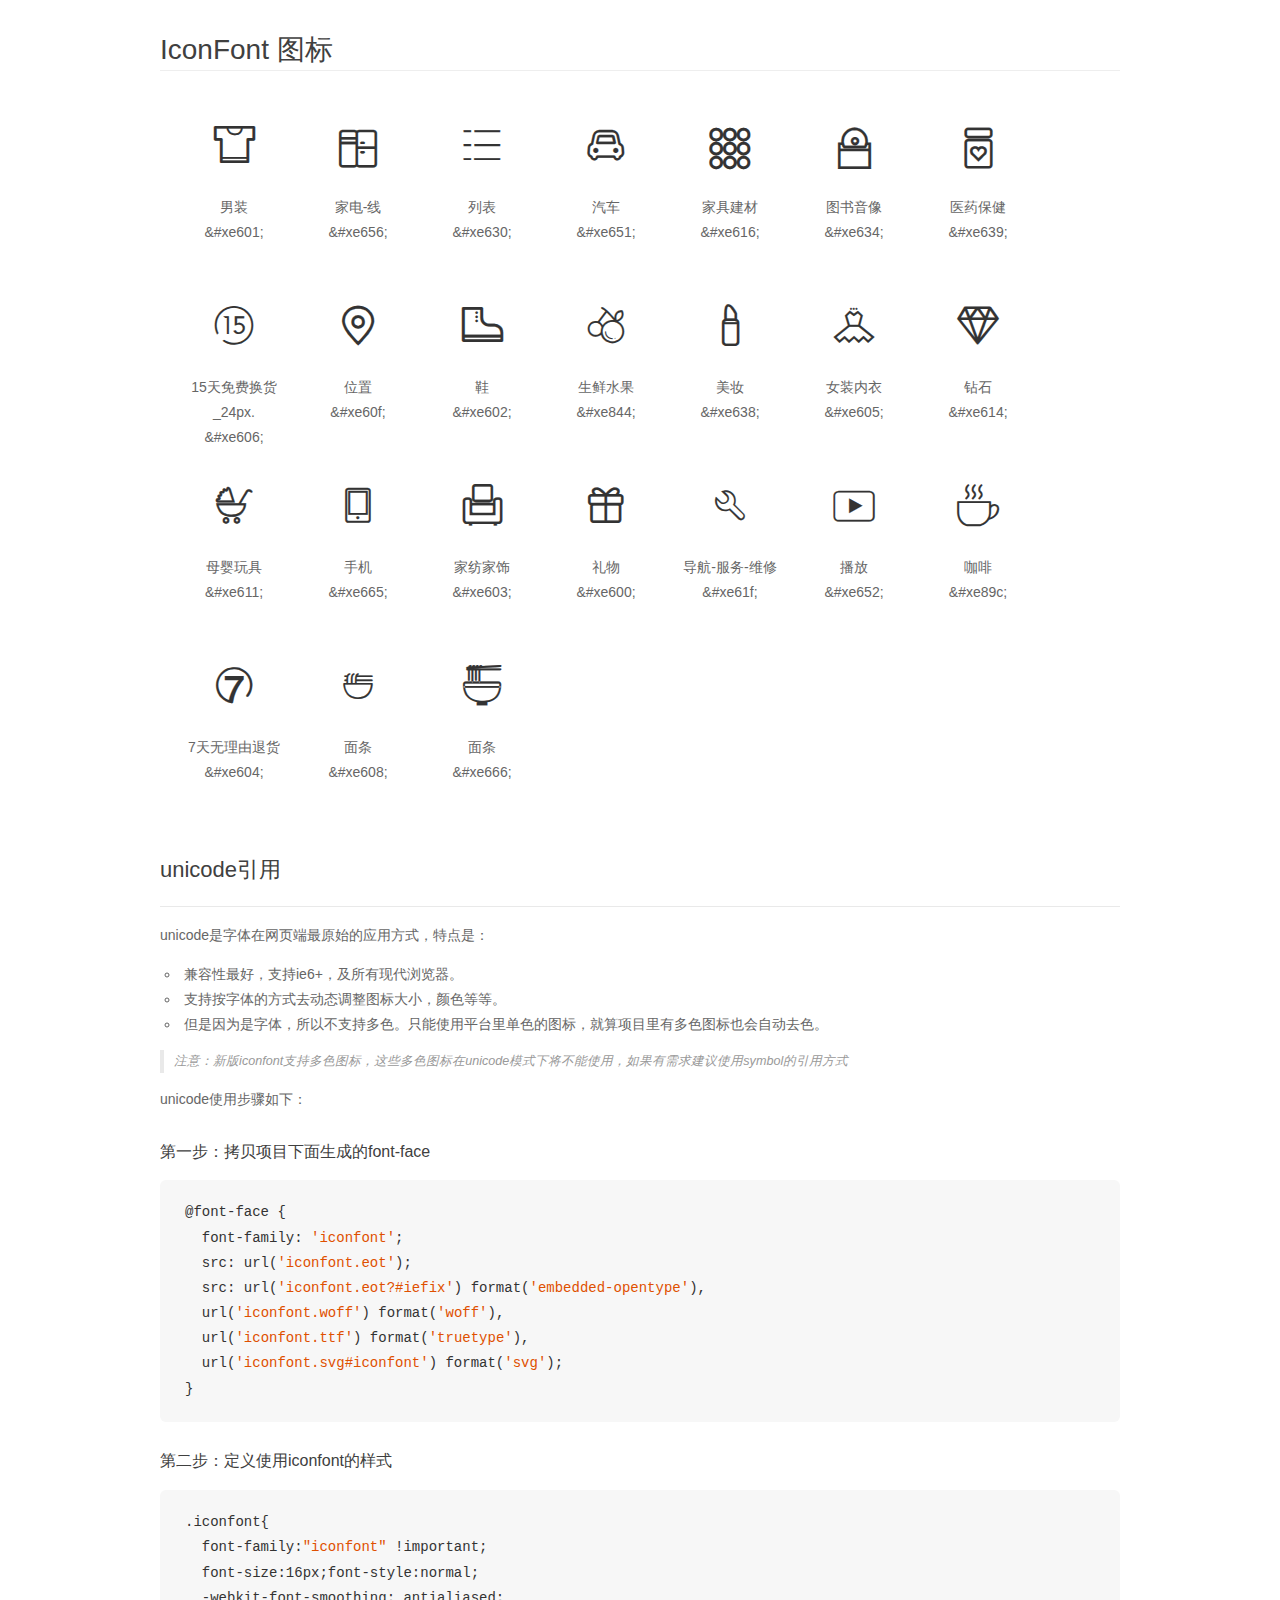
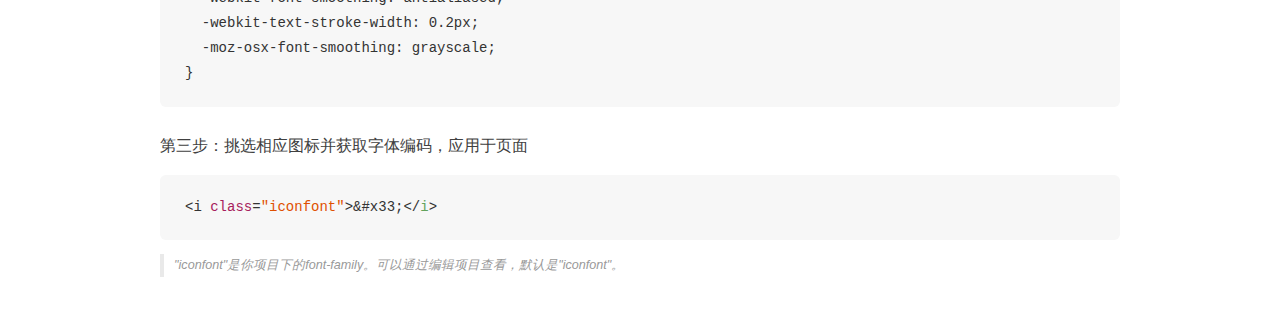
<file: xiaomi-guanwang/iconfont/iconfont1/demo_unicode.html>
<!DOCTYPE html>
<html>
<head>
    <meta charset="utf-8"/>
    <title>IconFont</title>
    <link rel="stylesheet" href="demo.css">

    <style type="text/css">

        @font-face {font-family: "iconfont";
          src: url('iconfont.eot'); /* IE9*/
          src: url('iconfont.eot#iefix') format('embedded-opentype'), /* IE6-IE8 */
          url('iconfont.woff') format('woff'), /* chrome, firefox */
          url('iconfont.ttf') format('truetype'), /* chrome, firefox, opera, Safari, Android, iOS 4.2+*/
          url('iconfont.svg#iconfont') format('svg'); /* iOS 4.1- */
        }

        .iconfont {
          font-family:"iconfont" !important;
          font-size:16px;
          font-style:normal;
          -webkit-font-smoothing: antialiased;
          -webkit-text-stroke-width: 0.2px;
          -moz-osx-font-smoothing: grayscale;
        }

    </style>
</head>
<body>
    <div class="main markdown">
        <h1>IconFont 图标</h1>
        <ul class="icon_lists clear">
            
                <li>
                <i class="icon iconfont">&#xe601;</i>
                    <div class="name">男装</div>
                    <div class="code">&amp;#xe601;</div>
                </li>
            
                <li>
                <i class="icon iconfont">&#xe656;</i>
                    <div class="name">家电-线</div>
                    <div class="code">&amp;#xe656;</div>
                </li>
            
                <li>
                <i class="icon iconfont">&#xe630;</i>
                    <div class="name">列表</div>
                    <div class="code">&amp;#xe630;</div>
                </li>
            
                <li>
                <i class="icon iconfont">&#xe651;</i>
                    <div class="name">汽车</div>
                    <div class="code">&amp;#xe651;</div>
                </li>
            
                <li>
                <i class="icon iconfont">&#xe616;</i>
                    <div class="name">家具建材</div>
                    <div class="code">&amp;#xe616;</div>
                </li>
            
                <li>
                <i class="icon iconfont">&#xe634;</i>
                    <div class="name">图书音像</div>
                    <div class="code">&amp;#xe634;</div>
                </li>
            
                <li>
                <i class="icon iconfont">&#xe639;</i>
                    <div class="name">医药保健</div>
                    <div class="code">&amp;#xe639;</div>
                </li>
            
                <li>
                <i class="icon iconfont">&#xe606;</i>
                    <div class="name">15天免费换货_24px.</div>
                    <div class="code">&amp;#xe606;</div>
                </li>
            
                <li>
                <i class="icon iconfont">&#xe60f;</i>
                    <div class="name">位置</div>
                    <div class="code">&amp;#xe60f;</div>
                </li>
            
                <li>
                <i class="icon iconfont">&#xe602;</i>
                    <div class="name">鞋</div>
                    <div class="code">&amp;#xe602;</div>
                </li>
            
                <li>
                <i class="icon iconfont">&#xe844;</i>
                    <div class="name">生鲜水果</div>
                    <div class="code">&amp;#xe844;</div>
                </li>
            
                <li>
                <i class="icon iconfont">&#xe638;</i>
                    <div class="name">美妆</div>
                    <div class="code">&amp;#xe638;</div>
                </li>
            
                <li>
                <i class="icon iconfont">&#xe605;</i>
                    <div class="name">女装内衣</div>
                    <div class="code">&amp;#xe605;</div>
                </li>
            
                <li>
                <i class="icon iconfont">&#xe614;</i>
                    <div class="name">钻石</div>
                    <div class="code">&amp;#xe614;</div>
                </li>
            
                <li>
                <i class="icon iconfont">&#xe611;</i>
                    <div class="name">母婴玩具</div>
                    <div class="code">&amp;#xe611;</div>
                </li>
            
                <li>
                <i class="icon iconfont">&#xe665;</i>
                    <div class="name">手机</div>
                    <div class="code">&amp;#xe665;</div>
                </li>
            
                <li>
                <i class="icon iconfont">&#xe603;</i>
                    <div class="name">家纺家饰</div>
                    <div class="code">&amp;#xe603;</div>
                </li>
            
                <li>
                <i class="icon iconfont">&#xe600;</i>
                    <div class="name">礼物</div>
                    <div class="code">&amp;#xe600;</div>
                </li>
            
                <li>
                <i class="icon iconfont">&#xe61f;</i>
                    <div class="name">导航-服务-维修</div>
                    <div class="code">&amp;#xe61f;</div>
                </li>
            
                <li>
                <i class="icon iconfont">&#xe652;</i>
                    <div class="name">播放</div>
                    <div class="code">&amp;#xe652;</div>
                </li>
            
                <li>
                <i class="icon iconfont">&#xe89c;</i>
                    <div class="name">咖啡</div>
                    <div class="code">&amp;#xe89c;</div>
                </li>
            
                <li>
                <i class="icon iconfont">&#xe604;</i>
                    <div class="name">7天无理由退货</div>
                    <div class="code">&amp;#xe604;</div>
                </li>
            
                <li>
                <i class="icon iconfont">&#xe608;</i>
                    <div class="name">面条</div>
                    <div class="code">&amp;#xe608;</div>
                </li>
            
                <li>
                <i class="icon iconfont">&#xe666;</i>
                    <div class="name">面条</div>
                    <div class="code">&amp;#xe666;</div>
                </li>
            
        </ul>
        <h2 id="unicode-">unicode引用</h2>
        <hr>

        <p>unicode是字体在网页端最原始的应用方式，特点是：</p>
        <ul>
        <li>兼容性最好，支持ie6+，及所有现代浏览器。</li>
        <li>支持按字体的方式去动态调整图标大小，颜色等等。</li>
        <li>但是因为是字体，所以不支持多色。只能使用平台里单色的图标，就算项目里有多色图标也会自动去色。</li>
        </ul>
        <blockquote>
        <p>注意：新版iconfont支持多色图标，这些多色图标在unicode模式下将不能使用，如果有需求建议使用symbol的引用方式</p>
        </blockquote>
        <p>unicode使用步骤如下：</p>
        <h3 id="-font-face">第一步：拷贝项目下面生成的font-face</h3>
        <pre><code class="lang-js hljs javascript">@font-face {
  font-family: <span class="hljs-string">'iconfont'</span>;
  src: url(<span class="hljs-string">'iconfont.eot'</span>);
  src: url(<span class="hljs-string">'iconfont.eot?#iefix'</span>) format(<span class="hljs-string">'embedded-opentype'</span>),
  url(<span class="hljs-string">'iconfont.woff'</span>) format(<span class="hljs-string">'woff'</span>),
  url(<span class="hljs-string">'iconfont.ttf'</span>) format(<span class="hljs-string">'truetype'</span>),
  url(<span class="hljs-string">'iconfont.svg#iconfont'</span>) format(<span class="hljs-string">'svg'</span>);
}
</code></pre>
        <h3 id="-iconfont-">第二步：定义使用iconfont的样式</h3>
        <pre><code class="lang-js hljs javascript">.iconfont{
  font-family:<span class="hljs-string">"iconfont"</span> !important;
  font-size:<span class="hljs-number">16</span>px;font-style:normal;
  -webkit-font-smoothing: antialiased;
  -webkit-text-stroke-width: <span class="hljs-number">0.2</span>px;
  -moz-osx-font-smoothing: grayscale;
}
</code></pre>
        <h3 id="-">第三步：挑选相应图标并获取字体编码，应用于页面</h3>
        <pre><code class="lang-js hljs javascript">&lt;i <span class="hljs-class"><span class="hljs-keyword">class</span></span>=<span class="hljs-string">"iconfont"</span>&gt;&amp;#x33;<span class="xml"><span class="hljs-tag">&lt;/<span class="hljs-name">i</span>&gt;</span></span></code></pre>

        <blockquote>
        <p>"iconfont"是你项目下的font-family。可以通过编辑项目查看，默认是"iconfont"。</p>
        </blockquote>
    </div>


</body>
</html>
</file>
<file: fanke - 副本/css/index.css>
*{
	list-style: none;
	padding: 0;
}
body img{
	display: block;
}
body,input,h1,h2{
	margin: 0;
	padding: 0;
}
a{
	text-decoration: none;
}
.new{
	width:1200px;
	height: auto;
	margin: 0 auto;
	overflow: hidden;
	
}
h1{
	width: 100%;
	height: 110px;
	text-align: center;
	line-height: 110px;
	font-size: 18px;
	font-weight: normal;
	color:#9a9a9a;
}
.con{
	width:1163px;
	height:auto;
	padding-right:18px;
	padding-left: 19px;
	overflow:hidden;
}
.con div{
	width: 272px;
	height: 414px;
	float:left;
	margin-bottom:20px;
}
.con .btn1{
	margin-right: 0;
}
.con .btn2{
	margin-bottom: 0;
}
.con .btn3{
	margin-bottom: 0;
}
			     /* 新品完结 */
.box{
	width: 1200px;
	height: 509px;
	margin-bottom: 16px;
}
.box1-1{
	margin-bottom: 0;
}
.box1{
	width:590px ;
	height: 100%;
	float: left;
}
.box2{
	width: 290px;
	height: 100%;
	float: left;
	margin-left: 17px;
}
.a3{
	width: 100%;
	height: 249px;
}
.a4{
	width: 100%;
	height: 244px;
	margin-top: 16px;
}
.box3{
	width: 286px;
	height: 100%;
	float: right;
}			     
.a1{
	width: 100%;
	height: auto;
}
.a2{
	width: auto;
	height: 68px;
	border: 1px solid #e8e7ec;
	border-top: 0;
	padding: 0px 12px;
}
.q1{
	float: right;
	color: #a10000;
}
span{
	line-height: 68px;
	font-size: 14px;
}
         /* 更多完结 */
 /*banna开始 */
.boy{
	width: 1200px;
	height: auto;
	margin: 0 auto;
}
.banna{
	margin: 0 auto;
}
.center{
	width: 1200px;
	height: 40px;
	margin-top: 40px 0;
} 
.center .q1{
	width: 600px;
	height: 40px;
	display: block;
	float: left;
	margin-top: 40px;
}
.center .q2{
	width: 600px;
	height: 40px;
	display: block;
	float: right;
	margin-top:40px ;
}
.q3 img{
	width: 1200px;
	height: 60px;
	padding-top: 40px;
}
.left{
	width:1200px;
	height: 460px; 
	margin-top: 40px;
}
.left1{
	width: 233px;
	height: 460px;
	float: left;
	margin-right: 8px;
	background-color: yellow
}
.left2{
	width: 233px;
	height: 460px;
	float: left;
	margin-right:9px;
	background-color: blue
	
}	
.left3{
	width: 233px;
	height: 460px;
	float: left;
	margin-right: 8px;
	background-color: yellow
}
.left4{
	width: 233px;
	height: 460px;
	float: left;
	background-color: blue;
	margin-right: 10px;
}
.left5{
	width: 233px;
	height: 460px;
	float: left;
	background-color: yellow;
}
.q4{
	width: 100%;
	height: auto;
}
.top{
	width: 100%;
	height: 29px;
	border-bottom: 1px solid #000;
	margin-bottom: 30px;
	background-color: #f7f7f7;
}
.top .con{
	width: 1200px;
	height: 30px;
	margin: 0 auto;
}
.top .con .z1{
	width: 40px;
	height:25px ;
	float:right;
	margin-top: 4px;
}
.top .con .z1 a :first-child{
	width: 20px;
	height: 21px;
	float:right;
}
.top .con .z1 a :first-child{
	width: 20px;
	height: 25px;
	float:left;
}
.top .con .z2{
	width: auto;
	height:25px ;
	float: right;
	padding:9px ;
	font-size: 12px;
	color: #808080;
}
.top .con .z2 img{
	float: left;	
}
.top .con .z3{
	width:auto;
	height:32px ;
	padding-right: 14px;
	float: right;
}
.top .con .z3 span{
	color: #808080;
	font-size: 12px;
	line-height: 32px;
	margin:0 5px ;
	float: left;
}
.top .con .z3 :nth-child(3){
	margin-left:5px;
	margin-right:5px ;
} 
.top .con .z3 a{
	color: #808080;
	font-size: 12px;
	line-height: 32px;
}
.top .con .z3 :nth-child(4){
	margin-left:5px;
	margin-right:5px ;
}
/*  */
.qwe{
	width: 1200px;
	height: 62px;
	margin: 0 auto;
	margin-bottom: 25px;	 
}
.qqq{
	width: 438px;
	height: 60px;
	float: right;
}
.qwe .qwe1{
	width: 438px;
	height: 29px;
	float: right;
	margin-top: 8px;
}
.qwe .qwe1 .qwe2{
	width: 330px;
	height: 100%;
}
.qwe .qwe1 .qwe3{
	width:107px;
	height: 100%;
	margin-left: 331px;
}
.qwe2 .qq1{
	display: block;
	width: 261px;
	height: 25px;
	float: left;
}
.qwe2 .qq2{
	display: block;
	width: 47px;
	height: 29px;
	background:#B81C22; 
	float: left;
	border: 0;
	color: #fff;
}
.qwe3{
	font-size: 12px;
	line-height: 29px;
	text-align: center;
	background: #B81C22;
	color: #fff;

}
.qwe3 img{
	float: left;
	margin: 4px 0 0 10px;
}
.qwe4{
	width: 423px;
	height: 23px;
	padding-top: 5px;
	padding-left: 15px;
	float:right;
}
.sou2-1{
	float: left;
	font-size: 12px;
	line-height: 23px;
}
.sou2-2{
	width: auto;
	height: 23px;
	text-align: center;
	line-height: 23px;
	float: left;
}
.sou2-2 a{
	font-size: 12px;
	margin-right: 5px;
	color:#808080;
	float: left;
}
      /* 导航栏开始 */
.asd{
	width: 1200px;
	height: 46px;
	margin: 0 auto;
}
.asd img{
	width: 185px;
	height: 46px;
	background-color: blue;
	float: left;
} 
.asd2{
	width: 1015px;
	height:46px;
	float: right;
	margin-bottom: 30px;	
}
.asd2 .btn{
	width: 98px;
	height:20px;
	border-right: 1px solid #ccc;
	float: left;
	text-align: center;
	margin-top: 13px;
	position: relative;
	left: 0;
	top: 0;
}
.item{
	width: 100%;
	height: auto;
	background-color: #ccc;
	position: absolute;
	left: 0;
	top: 26px;
	transition: all .3s;
	opacity: 0;
	z-index: 999;
}
.item .btn_item{
	width: 100%;
	height: 4px;
	background: #B81C22;
}
.item li{
	width: 100%;
	height: 22px;
	text-align: center;
	line-height: 22px;
}
.asd2 .btn a{
	font-size: 16px;
	color: #727171;
}
.foot{
	width: 1118px;
	height: 200px;
	border: 1px solid #e0e0e1;
	padding: 40px;
	margin: 50px auto 20px;
}
.foot1{
	width: 1118px;
	height: 138px;
	margin: 0 auto;

} 
.foot .foot1 .one{
	width: 370px;
	height: 138px;
	border-right: 1px solid #dadadb;
	float: left;
}
.foot .foot1 .one img,.foot .foot1 .two img{
	width: 42px;
	height: 42px;
	margin: 20px auto;
}
.foot .foot1 .one .zi{
	width: 156px;
	height: 32px;
	background-color:#b81c22;
	text-align: center;
	line-height: 32px;
	margin: 0 auto;
	color: #fff;
}
.foot .foot1 .two{
	width: 370px;
	height: 138px;
	border-right: 1px solid #dadadb;
	float: left;
}
.foot .foot1 .two .zi2{
	width: 370px;
	height: 26px;
	text-align: center;
	line-height: 26px;
	margin: 0 auto;
	font-size: 14px;
	color: #727174;
}
.foot .foot1 .treen{
	width: 370px;
	height: 138px;
	float: left;
}
.foot .foot1 .treen img{
	width: 104px;
	height: 104px;
	margin: 0 auto;
}
.foot .foot1 .treen .zi4{
	width: 370px;
	height: 26px;
	text-align: center;
	line-height: 26px;
	margin: 0 auto;
	font-size: 14px;
	color: #727174;
}
.foot .foot1 .treen .zi4 span{
	color: red;
}	
.foot .foot2{
	width: 1118px;
	height: 26px;
	margin: 0 auto;
	margin-top: 20px;
	padding: 17px 0 14px;
	background-color: #f8f8f8;
}
.foot2 .x1{
	width: 178px;
	height:26px;
	border-right: 1px solid #dadadb;
	float: left;
}
.foot2 .x2{
	width: 178px;
	height:26px;
	border-right: 1px solid #dadadb;
	float: left;
}
.foot2 .x3{
    width: 214px;
	height:26px;
	border-right: 1px solid #dadadb;
	float: left;
}
.foot2 .x4{
    width: 178px;
	height:26px;
	border-right: 1px solid #dadadb;
	float: left;
}
.foot2 .x5{
    width: 178px;
	height:26px;
	border-right: 1px solid #dadadb;
	float: left;
}
.foot2 .x6{
	width: 178px;
	height:26px;
	float: left;
	text-align: center;
}
.foot2 .x1 a{
	color: #323232;
	line-height: 26px;
	font-size: 12px;
	margin-left: 60px;
}
.foot2 .x2 a{
	color: #323232;
	line-height: 26px;
	font-size: 12px;
	margin-left: 37px;
}
.iop{
	width: 100%;
	height:136px;
	border-top: 1px solid #ccc;
}
.iop .iop1{
	width: 1200px;
	height:61px;
	margin: 0 auto;
}
.iop2{
	width: 1200px;
	height:25px;
	text-align: center;
	line-height: 25px;
	color: #3e3a39;
	font-size: 12px;
}
.iop3{
	width: 1200px;
	height:25px;
	text-align: center;
	line-height: 25px;
	color: #3e3a39;
	font-size: 12px;
}
.iop1-1{
	width: 700px;
	height:45px;
	margin: 0 auto;
}
.iop1-1 a{
 	display: block;
	width: auto;
	height:42px;
	background: green;
	float: left;
	margin-right: 20px;
}
</file>
<file: jingdong/css/index.css>
*{
	padding: 0;
	margin: 0;
}
li{
	list-style: none;
}
img,input{
	display: block;
	border: 0;
}
a{
	text-decoration: none;
}
body{
	background: #f6f6f6;
}
/* 顶栏开始 */
.top{
	width: 100%;
	height: 29px;
	border-bottom: 1px solid #ddd;
    background-color: #e3e4e5;
}
.top .top1{
	width: 1190px;
	height: 29px;
	margin: 0 auto;
}
.top-dw{
	display: block;
	width: 190px;
	height: 170px;
	background-image: url('../img/jd1.gif');
	background-size:190px 170px;
	float: left;
}
.top-1{
	width: 57px;
	height: 29px;
	float: left;
	line-height: 30px;
	color: #999;
	font-size: 12px;
}
.top-1 .iconfont{
	font-size: 20px;
	color:#f10215 ;
}
.top ul{
	width: auto;
	height: 29px;
	margin: 0 auto;
	float: right;
}
.top ul li{
	width: auto;
	height: 100%;
	float: left;
	font-size: 12px;
}
.top ul li a{
	display: block;
	width: auto;
	padding: 0 8px;
	color: #999;
	line-height:30px;
}
.top ul li:nth-child(3),.top ul li:nth-child(5),
.top ul li:nth-child(7),.top ul li:nth-child(9),
.top ul li:nth-child(11),.top ul li:nth-child(13),
.top ul li:nth-child(15){
	width: 1px;
	height: 10px;
	margin: 10px 5px 0;
	background:#ccc;
}
.top ul li:nth-child(1):hover a,.top ul li:nth-child(2):hover a,
.top ul li:nth-child(4):hover a,.top ul li:nth-child(6):hover a,
.top ul li:nth-child(8):hover a,.top ul li:nth-child(10):hover a{
	color:#c81623 ;
}
.top ul li:nth-child(2) a{
	color:#f10215;
}
.top ul li:nth-child(6),.top ul li:nth-child(12),
.top ul li:nth-child(14){
	position: relative;
	top: 0;
	left: 0;
	padding-right:10px;
	border-left: 1px solid transparent;
	border-right: 1px solid transparent;
	position: relative;
	top: 0;
	left: 0;
}
.top-dw2{
	position: absolute;
	top: 0;
	left: -1px;
	width: 200px;
	height: 100px;
	border: 1px solid #ccc;
	margin-top: 30px;
	background: #fff;
	display: none;
	z-index: 11;
}
.top-dw44{
	position: absolute;
	top: 0;
	left: -1117px;
	width: 1190px;
	height: 150px;
	border: 1px solid #ccc;
	margin-top: 30px;
	background: #fff;
	z-index: 11;
	display: none;
	background-color: red;
}
.top-dw444{
	position: absolute;
	top: 0;
	left: 1116px;
	width: 74px;
	height: 2px;
	background:#fff;
	margin-top: -1px;
}
.top li:hover .top-dw2,.top li:hover .top-dw44{
	display: block;
}
.top-dw3{
	position: absolute;
	top: 0;
	left: 0px;
	width: 74px;
	height: 2px;
	background:#fff;
	margin-top: -1px;
}
.top ul li a .iconfont{
	position: absolute;
    right: 5px;
    top: 10px;
    width: 12px;
    height: 12px;
    line-height: 12px;}
.top ul li:nth-child(6):hover,.top ul li:nth-child(12):hover,
.top ul li:nth-child(14):hover{
	height: 30px;
	background: #fff;
	border-left: 1px solid #ccc;
	border-right: 1px solid #ccc;
}
.top ul li:nth-child(16){
	position: relative;
	top: 0;
	left: 0;
}
.top ul li:nth-child(16)::before{
	content: "";
	display: block;
	width: 0;
	height: 0;
	border-width: 6px;
	border-color: transparent;
	border-style: solid;
	border-bottom-color: #fff;
	position: absolute;
	bottom: -1px;
	left: 25px;
	z-index:20;
}
.wz-dw{
	position: absolute;
	top: 30px;
	left: 0;
	width: 60px;
	height: 60px;
	background:url('../img/jd1.png');
	background-size: 60px 60px;
}
.wz-dw--1{
	width: 200px;
	height: 315px;
	position: absolute;
	top: 0;
	right:-4px;
	z-index: 10;
	background:url("../img/top---.png");
	background-size: 100% 100%;
	display: none;
}
.wz-dw:hover .wz-dw--1{
	display: block;
}
/* 顶栏结束 */
/* 搜索栏开始 */
.sousuo{
	width: 100%;
	height: 140px;
	background:#f6f6f6; 
}
.sousuo1{
	width: 1190px;
	height: 115px;
	padding-top: 25px;
	margin: 0 auto;
}
.sousuo-top{
	width: 1190px;
	height: 35px;
}
.s-top1{
    margin-left: 130px;
    width: 550px;
    height: 35px;
    background: #ff6700;
    float: left;
}
.text{
	width: 498px;
	height: 33px;
	background: #fff;
	border:1px solid #f10215;
	float: left;
	outline: none;
}
.button{
	width: 50px;
	height: 35px;
	background: #f10215;
	border:0;
	float: right;
	outline: none;
}
.s-top2{
    margin-right: 99px;
    width: 188px;
    height: 33px;
    background: #fff;
    border: 1px solid #e3e4e5;
    float: right;
    color: #f10214;
    line-height: 33px;
    text-align: center;
    font-size: 12px;
}
.s-top2 .iconfont{
	font-size: 18px;
}
.sousuo-center{
	width: auto;
	height: 30px;
	margin-left:320px;
}
.sousuo-center a{
	font-size: 10px;
	margin-right: 10px;
	color: #999;
	line-height:30px;
}
.sousuo-center a:first-child{
	color: #f10214;
}
.sousuo-center a:hover{
	color: #c81623;
}
.sousuo-bottom{
	width: 790px;
	height: 40px;
	float: left;
	margin-top:10px;
	line-height: 40px;
}
.sousuo-bottom a{
	padding-left: 30px ;
	font-size: 16px;
	font-weight: 700;
	color: #555;
}
.sousuo-bottom a:hover{
	color:#c81623 ;
}
.sousuo-bottom span{
	margin-left: 15px ;
	margin-right: -15px;
	color: #ccc;
}
.sousuo-bottom-right{
	width: 190px;
	height: 40px;
	background:url('../img/jd2.gif');
	background-size: 190px 40px; 
	float: right;
	margin-top:10px;
}
/* 搜索框结束 */
/* banna开始 */
.banna{
	width: 100%;
	height: 480px;
	background-image: url('../img/banna.png');
	background-repeat: no-repeat; 
	background-position: center;
	background-size:auto ; 
}
.banna1{
	width: 1190px;
	height: 480px;
	margin: 0 auto;
}
.b-left{
	width: 190px;
	height: 448px;
	padding: 16px 0;
	background:#6e6568; 
	margin-right: 10px;
	float: left;
}
.b-left li{
	padding-left: 12px;
	height: 28px;
	width: auto;
	line-height: 28px;
	 color: #fff;
}
.b-left li a{
	font-size: 14px;
    color: #fff;
}
.b-left li:hover{
	background:#999395;
}
.b-left li a:hover{
	color:#c81623;
}
.b-left li span{
	padding: 0 4px;
    color: #fff;
    font-size: 12px;
}
.b-center{
	width: 790px;
	height: 480px;
	float: left;
	
}
.b-center-top{
	width: 790px;
	height: 340px;
	position: relative;
	top: 0;
	left: 0;
}
.b-center-top a{
	display: block;
	width: 790px;
	height: 340px;
	position: absolute;
	top: 0;
	left: 0;
}
.b-center-top a img{
	width: 790px;
	height: 340px;
}
.banna--dw{
	 width: 30px;
    height: 60px;
    background-color: rgba(0,0,0,.1);
    line-height: 60px;
    text-align: center;
    position: absolute;
    z-index: 10;
    top: 50%;
    left: 0;
    font-size: 20px;
    color: #fff;
    font-weight:normal;
    margin-top: -30px;
    width: 30px;
    height: 60px;
    display: none;
    cursor: pointer;
}
.banna--dw2{
	 width: 30px;
    height: 60px;
    background-color: rgba(0,0,0,.1);
    line-height: 60px;
    text-align: center;
    position: absolute;
    z-index: 10;
    top: 50%;
    right: 0;
    font-size: 20px;
    color: #fff;
    font-weight:normal;
    margin-top: -30px;
    width: 30px;
    height: 60px;
    display: none;
    cursor: pointer;
}
.b-center-top:hover .banna--dw,.b-center-top:hover .banna--dw2{
	display: block;
}
.banna--dw:hover,.banna--dw2:hover{
	background-color: rgba(0, 0, 0, 0.7);
}
.b-c-b{
	width: 790px;
	height: 130px;
	margin-top: 10px;
}
.b-c-b-1 img{
	width: 390px;
	height: 130px;
}
.b-c-b-1{
	display: block;
	width: 390px;
	height: 130px;
	margin-right:10px;
	float: left;
}
.b-c-b-1 img{
	width: 390px;
	height: 130px;
}
 .bb{
	margin-right: 0;
}
.b-right{
	width: 191px;
	height: 480px;
	margin-left:9px;
	float: right;
	background: #fff;
}
.b-right a{
	color: #666;
}
.b-r-1{
	width: 160px;
	height: 85px;
	border-bottom: 1px solid #e6e6e6;
	padding: 15px;
	position: relative;
	top: 0;
	left: 0;
}
.br{
	display: block;
	width: 50px;
	height: 50px;
	background: #ccc;
	background: url('../img/no_login.jpg') no-repeat;
	background-size: 50px 50px;
	position:absolute;
	top: 15px;
	left: 15px;
	border-radius: 50%;
}
.br1{
	font-size: 12px;
	color: #666;
	float: left;
	margin-left: 54px;
}
.b-r-1 p{
	width: auto;
	height: 20px;
	clear: both;
	float: left;
	margin-left: 54px;
}
.b-r-1 p a{
	font-size: 12px;
  	margin-right:5px;
  	line-height: 20px;
}
.b-r-1 p a:hover{
	color:#c81623;
}
.br3{
	width: 170px;
	height: 24px;
	overflow: hidden;
	margin-top:60px;
}
.br3 .br3-1{
	width: 70px;
	height: 20px;
	border: 2px solid #e01222;
	float: left; 
	margin-right:10px;
    line-height: 20px;
    font-size: 12px;
    text-align: center;
    color: #e01222;
}
.br3 .br3-1:hover{
	background: #c81623;
	color: #fff;
}
.b-r-2{
	width: 160px;
	height: 153px;
	border-bottom: 1px solid #e6e6e6;
	padding: 0 15px;
	position: relative;
	top: 0;
	left: 0;
}
.br4{
	width:160px;
	height: 20px;
	padding-top: 8px ;
    border-bottom: 1px solid #e6e6e6; 
}
.br4 a{
	display: block;
	font-size: 12px;
	margin-right: 12px;
	height: 20px;
	float: left;
}
.br4 span{
	float: left;
	margin-right: 12px;
}
.br4 :last-child{
	float: right; 
	padding-right: 0;
}
.br4 :last-child:hover{
	color: #c81623;
}
.br4 :first-child{
	border-bottom: 2px solid #c81623;
}
.br4 :nth-child(3):hover {
	border-bottom: 2px solid #c81623;
}
.br5{
	width: 160px;
	height: 96px;
	padding: 12px 0;
	position: absolute;
	top: 29px;
	left:12px;
	background: #fff;
}
.br5 a{
	display: block;
	font-size: 12px;
	width: 100%;
	height: 24px;
	line-height: 22px;
}
.br5 a:hover{
	color: #c81623;
}
.b-r-3{
	width: 192px;
	height: 210px;
}
.b-r-3 a{
	display:block;
	width: 46px;
	height:54px;
	padding-top: 14px;
	border: 1px solid #e8e7e7;
	border-left-color: transparent;
	border-top-color: transparent;
	float: left;
	font-size: 12px;
	text-align: center;
	line-height: 20px;
}
.b-r-3 a:hover span{
	color:#c81623 ;
}
.b-r-3 :nth-child(9),.b-r-3 :nth-child(10),.b-r-3 :nth-child(11),.b-r-3 :nth-child(12){
	border-bottom:transparent;
}
.b-r-3 :nth-child(4),.b-r-3 :nth-child(8),.b-r-3 :nth-child(12){
	border-right:0;
}
.b-r-3 .iconfont{
	font-size: 20px;
}
.lunbodian{
	width:176px;
	height:20px;
	background-color:rgba(0,0,0,0.3);
	position: absolute;
	bottom:20px;
	left: 0;
	right: 0;
	margin: 0 auto;
	border-radius: 12px;
}
.lunbodian li{
	width: 12px;
	height: 12px;
	background-color: #fff;
	border-radius: 50%;
	float: left;
	margin: 4px 5px;
} 
.lunbodian li:hover{
	background-color: #db192a;
}  
/* banna结束 */
/* 京东秒杀开始 */
.jdms{
	width: 1190px;
	height: 55px;
	margin: 10px auto 0;
	background: url('../img/seckill_hd.png');
	background-size: 1190px 55px;
}
.jdms .ms-bei1{
	width: 28px;
	height: 28px;
	background: url('../img/bei.png');
	background-position: -194px -52px;
	background-size: 218px 188px;
	background-repeat: no-repeat;
	float: left;
}
.jdms .ms-bei2{
	width: 34px;
	height: 30px;
	background: url('../img/bei.png');
	background-position:left -40px;
	background-size: 218px 188px;
	background-repeat: no-repeat;
	float: left;
	margin: 8px 8px 0 0;
}
.jdms h2{
	height: 55px;
    font-size: 26px;
    font-weight: 400;
    line-height: 55px;
    color: #fff;
    float: left;
}
.jdms a{
	display: block;
	line-height: 55px;
	color: #fff;
	font-size: 14px;
	float: left;
	margin-left: 12px;
}
.ms-time{
	width:auto;
	height:100%;
	float: right; 
	line-height: 55px;
	color: #fff;
	font-size: 14px;
	margin-left: 10px;
}
.ms-time span{
	float: left;
	margin:0  10px;
}
.time1{
	width: 35px;
	height: 37px;
    background-color: #440106;
    float: left;
    margin: 10px 0;
    border-radius: 5px;
    color: #f90013;
    font-size: 24px;
    text-align: center;
    line-height: 37px;
}
.ms-time .iconfont{
	float: left;
	color: #440106;
}
.ms-goods{
	width: 1190px;
	height: 226px;
	padding: 12px 0;
	background: #fff;
	margin: 0 auto;
	position: relative;
	top: 0;
	left: 0;
}
.mss{
	width: 1000px;
	height: 226px;
	float: left;
	overflow: hidden;
	position: absolute;
	left: 0;
	top: 12px;
}
.ms-gs{
	width: 4000px;
	height: 226px;
	position: absolute;
	left: 0;
	top: 0;
}
.ms-goods-left{
	width: 1000px;
	height: 226px;
	float: left;
	background-color: #fff;
}
.ms-goods1{
	width: 199px;
	height: 100%;
    border-right: 1px solid #e7e7e7;
    float: left;
}
.ms-goods2{
	border-right: 0;
}
.ms-goods1-top{
	width: 170px;
	height: 183px;
	margin: 0 auto;
	padding-top: 17px;
}
.ms-goods1-top:hover .ms-img img{
	transform: translateY(-5px);
}
.left-top-dw{
	width: 30px;
	height: 40px;
	background:url('../img/bei.png') no-repeat;
	background-size: 218px 188px;
	background-position: -54px -40px;
	position: absolute;
	font-size: 12px;
	color: #fff;
	top: 15px;
	left: 15px;
	text-align: center;
}
.ms-img{
	display: block;
	width: 130px;
	height: 130px;
	margin:0 auto ;
}
.ms-img img{
	width: 130px;
	height: 130px;
	transition: all 0.5s;
}
.ms-shadow{
	width: 170px;
	height: 20px;
	background: url('../img/bei.png') no-repeat;
	background-position: 0 -15px;
	background-size: 218px 188px;
}
.goods-zi{
	font-size: 12px;
	line-height: 16px;
	color: #999;
}
.ms-goods1-top:hover .goods-zi{
	color: #c81623;
}
.ms-zi-bottom{
	width: 170px;
	height: 25px;
	line-height: 25px;
	margin: 0 auto;
	color: #f10214;
}
.ms-zi-bottom .zi{
    font-size: 10px;
}
.ms-zi-bottom .zi1{
    font-size: 18px;
}
.ms-zi-bottom .zi2{
	color: #999;
    font-size: 12px;
    text-decoration: line-through;
}
.ms-goods-right{
	width: 180px;
	height: 225px;
	float: right;
	position: relative;
	top: 0;
	left: 0;
}
.ms-goods-right a{
	display: block;
	width: 180px;
	height: 225px;
	position: absolute;
	top: 0;
	left: 0;
}
.ms-goods-right img{
	width: 180px;
	height: 225px;
}
.ms-goods-right ul{
	width: 30px;
	height: 10px;
	position: absolute;
	bottom: 10px;
	left: 0;
	right: 0;
	margin: 0 auto;
}
.ms-goods-right ul li{
	width: 10px;
	height: 10px;
	margin: 0 2px;
	border-radius: 50%; 
	background-color: #342a2d;
	float: left;
}
.ms-goods-right ul li:hover{
	background-color: #e01222;
}
/* 京东秒杀结束 */
/* 酷玩开始 */
.kw{
	width: 1410px;
	height: 585px;
	background: url('../img/kw.png')no-repeat;
	background-size:1300px 585px;
	margin:30px auto 0;
}
.kw1{
	width: 990px;
	height: 430px;
	float: right;
	padding: 10px;
	display: flex;
	justify-content: space-between;
	flex-wrap: wrap;
	align-content: space-between;
	margin-right:110px;


}
.kw1 a{
	display: block;
	width: 190px;
	height: 210px;
}
.kw1 a img{
	width: 100%;
	height: 100%;
	opacity: 1;
}
.kw1 a:hover img{
	opacity: 0.7;
}
.kw2{
	width: 990px;
	height: 105px;
	float: right;
	padding-right: 10px;
	display: flex;
	justify-content: space-between;
	margin-right:110px;
}
.kw2 a{
	display: block;
	width: 240px;
	height: 105px;
}
.kw2 a img{
	width: 100%;
	height: 100%;
	opacity: 1;
}
.kw2 a:hover img{
	opacity: 0.7;
}
/* 酷玩结束 */
/* 发现好货开始 */
.fx{
	width: 1190px;
	height: 444px;
	margin: 10px auto 30px;
}
.fx1{
	width: 390px;
	height: 444px;
	background-color:#fff;
	float: left;
}
.fx1-top{
	width: 340px;
	height: 55px;
	background-image: linear-gradient(90deg,#4998a1,#2e828b);
    background-color: #4998a1;
    padding: 0 20px 0 30px;
	position: relative;
	top: 0;
	left: 0;
	z-index:10;
}
.fx1-dw{
	width: 0px;
	height:0px;
	border-width: 10px;
	border-style: solid;
	border-color: transparent;
	border-top-color:#f6f6f6;
	border-left-color:#f6f6f6;
	position: absolute;
	top: 0;
	left: 0;
}
.fx1-dw2{
	width: 28px;
	height: 28px;
	background-image: url('../img/bei.png');
	background-position: -194px -100px;
	background-size: 218px 188px;
	background-repeat: no-repeat;
	position: absolute;
	top: 0;
	left: 0;
}
.fx-top-word1{
	font-size: 26px;
	line-height: 55px;
	font-weight:200;
	color: #fff;
	float: left;
}
.fx-top-word2{
	display: block;
	line-height: 55px;
	color: #fff;
	font-size: 14px;
	float: right;
	margin-left: 12px;
}
.fx1-bottom{
	width:370px;
    padding: 10px;
    height: 369px;
}
.fx1-bottom .fx-b:nth-of-type(2),
.fx1-bottom .fx-b:nth-of-type(4),
.fx1-bottom .fx-b:nth-of-type(6){
	border-right: 0;
}
.fx1-bottom .fx-b:nth-of-type(5),
.fx1-bottom .fx-b:nth-of-type(6){
	border-bottom: 0;
}
.fx-b{
	display: block;
	width: 50%;
	height: 33%;
	float: left;
	border-bottom: 1px solid #e7e7e7;
	border-right: 1px solid #e7e7e7;
	box-sizing: border-box;
	padding: 15px 10px 5px 20px;
}
.fx-bb{
	width: 80px;
	height: 40px;
	font-size: 14px;
    color: #4998a1;
    line-height: 20px;
}
.fx-b img{
	width: 80px;
	height: 80px;
	float: right;
	margin-top: -20px;
	transition: transform 0.5s;
}
.fx-b:hover img{
	transform: translateX(-10px);
}
.fx2{
	margin: 0 10px;
	position: relative;
	top: 0;
	left: 0;
}
.fx2-top{
	width: 340px;
	height: 55px;
	background-image: linear-gradient(90deg,#76488e,#662d72);
    background: #76488e;
    padding: 0 20px 0 30px;
	position: relative;
	top: 0;
	left: 0;
	z-index:10;
}
.fx1-dw3{
	width: 28px;
	height: 28px;
	background-image: url('../img/bei2.png');
	background-position: -4px -4px ;
	background-size: 28px 28px;
	background-repeat: no-repeat;
	position: absolute;
	top: 0;
	left: 0;
}
.fx2-bottom{
	width:344px;
    padding: 23px;
    height: 343px;
    position: absolute;
    top: 55px;
    left: 0;
}
.fx2-dw1{
	width: 18px;
	height: 44px;
	background: #f3f2f3;
	position: absolute;
	top: 50%;
	left: 0;
	margin-top: -40px;
	text-align: center;
	line-height: 44px;
	font-size:15px;
	color: #ccc;
	opacity: 0;
	transition: all 0.3s;
	cursor: pointer;
}
.fx2-dw2{
	width: 18px;
	height: 44px;
	background: #f3f2f3;
	position: absolute;
	top: 50%;
	right: 0;
	margin-top: -40px;
	text-align: center;
	line-height: 44px;
	font-size:15px;
	color: #ccc;
	opacity: 0;
	transition: all 0.3s;
	cursor: pointer;
}
.fx2-bottom:hover .fx2-dw1,
.fx2-bottom:hover .fx2-dw2{
	opacity: 1;
} 
.fx2-dw1:hover,.fx2-dw2:hover{
	color: #e01222;
}
.fx2-1:nth-child(3){
	width: 100%;
	height: 45%;
	box-sizing: border-box;
	border-bottom: 1px solid #e7e7e7;
}
.fx2-bottom .fx2-1:nth-child(4){
	width: 100%;
	height: 55%;
	box-sizing: border-box;
}
.fx2-bottom .fx2-1:nth-child(4) p{
	margin-top: 20px;
}
.fx2-1 p{
	font-size: 14px;
	color: #666;
	margin-bottom: 12px;
	cursor: pointer;
}
.fx2-1 a{
	width: 110px;
	height: 110px;
	display: block;
	
	float: left;
}
.fx2-1 a:nth-of-type(2){
	margin: 0 7px;
}
.fx2-1 a img{
	width: 100%;
	height: 100%;
}
.fx2-radius{
	width:70px;
	height: 8px;
	position: absolute;
	bottom: 15px;
	left: 0;
	right: 0;
	margin: 0 auto;
}
.fx2-radius li{
	width: 8px;
	height: 8px;
	border-radius: 50%;
	background: #c8c8c8;
	float: left;
	margin: 0 7px;
}
.fx2-radius li:hover{
	background-color: #e01222;
}
.fx1-dw4{
	width: 28px;
	height: 28px;
	background-image: url('../img/bei.png');
	background-position: -194px -4px;
	background-size: 218px 188px;
	background-repeat: no-repeat;
	position: absolute;
	top: 0;
	left: 0;
}
.fx3-top{
	background-image: linear-gradient(90deg,#e77005,#e45d04);
	background: #e77005;
}
.fx3-bottom{
	padding: 0 10px;
	height: 389px;
}
.fx3-1{
	height:18px;
	width:100%;
	padding: 6px 0;
	border-bottom: 1px solid #e7e7e7;
	display: flex;
}
.fx3-1 a{
	display: block;
	flex: 1;
	border-right: 1px solid #d2d1d1;
	text-align: center;
	line-height: 18px;
	font-size: 14px;
	color:#666;
	box-sizing: border-box;
	position: relative;
	top: 0;
	left: 0;
}
.fx3-1 a::before{
	content: "";
	display: block;
	width: 0;
	height: 3px;
	background: #F10214;
	position: absolute;
	bottom: -7px;
	left:11px;
	transition: width 0.5s;
}
.fx3-1 a:last-of-type{
	border-right: 0;
}
.fx3-1 a:hover{
	color: #F10214;
	opacity: 1;
}
.fx3-1 a:hover::before{
	width: 55px;
}
.fx3-2{
	width: 100%;
	height: 338px;
	padding: 10px 0;
}
.fx3-2 a{
	display: block;
	width: 33.333%;
	height: 50%;
	padding: 12px 0;
	border-right: 1px solid #e7e7e7;
    border-bottom: 1px solid #e7e7e7;
    box-sizing: border-box;
    float: left;
}
.fx3-2 a:nth-child(3),.fx3-2 a:nth-child(6){
	border-right:0;
}
.fx3-2 a:nth-child(4),.fx3-2 a:nth-child(5),.fx3-2 a:nth-child(6){
	border-bottom:0;
}
.fx3-2 a img{
	width: 100px;
	height: 100px;
	margin: 0 11px 10px;
}
.fx3-2 a p{
	width: 100px;
	height: 32px;
	line-height: 16px;
	margin: 0 11px ;
	overflow: hidden;
	font-size: 12px;
	color: #666;
	text-align: left;
    word-break: break-all;
}
.fx3-2 a:hover p{
	color: #F10214;
}
/* 发现好货结束 */
/* 领券开始 */
.lq{
	width: 1190px;
	height: 270px;
	margin: 0 auto 30px;
}
.lq-1{
	width: 790px;
	height: 270px;
	background:#fff;
	float: left;
}
.lq-1-top{
	width: 740px;
	height: 55px;
	background: linear-gradient(90deg,#f03118,#e62910);
	position: relative;
	top: 0;
	left: 0;
	padding: 0 20px 0 30px;
}
.lq1-dw2{
	width: 28px;
	height: 28px;
	background-image: url('../img/bei3.png');
	background-position: -4px -4px;
	background-size: 76px 60px;
	background-repeat: no-repeat;
	position: absolute;
	top: 0;
	left: 0;
}
.lq-1-bottom{
	width: 100%;
	height: 215px;
}
.lq-1-bottom a{
	display: block;
	float: left;
	width: 25%;
	height: 195px;
	border-right: 1px solid #e7e7e7;
	box-sizing:border-box;
	margin: 10px 0;
	position: relative;
	top: 0;
	left: 0;
}
.lq-1-bottom a:last-child{
	border-right: 0;
}
.lq-1-bottom a img{
	width: 140px;
	height: 140px;
	margin: 20px 15px 0 42px;
	transition: all 0.3s;
}
.lq-1-bottom a:hover img{
	transform: translateX(8px);
}
.lq-dw1{
    position: absolute;
    z-index: 1;
    left: 15px;
    top: 15px;
    width: 100px;
    height: 177px;
    border-top: 3px solid #e93524;
    background-color:#fff;
    z-index: 10;

}
.lq--dw{
	position: absolute;
    left: 100px;
    top: 33px;
    width: 15px;
    height: 117px;
    box-shadow: 0 0 30px #999;
    z-index: -10;
}
.lq-zi{
	font-size: 32px;
	color: #e93524;
    font-size: 34px;
    font-weight: 700;
}
.lq-zi span{
	font-size: 12px;
}
.lq-dw1 p{
	width: 90px;
	font-size: 12px;
    color: #e93524;
    margin-bottom: 8px;
}
.lq-zi2{
	width: 80px;
	height: 36px;
    padding: 15px 10px;
    background: #e7e7e7;
    font-size: 12px;
    color: #666;

}
.lq-zi3{
	width: 100%;
	height: 26px;
	background:#e93524;
	text-align: center;
	line-height: 29px;
	color: #fff;
	font-size: 12px;	
}
.lq-zi2::before{
	content: "";
	display: block;
	width: 100%;
	height: 3px;
	position:absolute;
	top: 82px;
	left: 0; 
	z-index: 5;
	background-image: url('../img/lq6.jpg');
	background-size: 8px 3px;
	background-repeat:repeat-x;
	background-position: 0px 0px;

}
.lq-2{
	width: 390px;
	height: 270px;
	background:#fff;
	float: right;
	position: relative;
	top: 0;
	left: 0;
}
.lq-2-top{
	width: 340px;
	    background: linear-gradient(90deg,#4f629f,#5b5c95);
}
.lq2-dw2{
	width: 28px;
	height: 28px;
	background-image: url('../img/bei3.png');
	background-position: -52px -4px;
	background-size: 76px 60px;
	background-repeat: no-repeat;
	position: absolute;
	top: 0;
	left: 0;
}
.lq-2-bottom{
	display: block;
	position: absolute;
	top: 55px;
	left: 0;
	width:330px;
	height: 150px;
	background: #fff;
    padding: 25px 30px 40px;  
}
.lq-2-bottom img{
	width: 200px;
	height: 140px;
	margin-right: 8px;
	float: left;
}
.lq-2-bottom .p1{
	width: 100px;
	height: 60px;
	float: left;
	word-break:break-all;
	overflow: hidden;
    color: #333;
    font-weight: 700;
    font-size: 14px;
}
.lq-2-bottom .p2{
	width: 100px;
	height: 30px;
	float: left;
	word-break:break-all;
	font-size: 12px;
	overflow: hidden;
    color: #999;
}
.lq-2-bottom .p3{
	width: 100px;
	height: 20px;
	float: left;
	font-size: 12px;
    color: #999;
    margin-top: 33px;
}
.lq-radius{
	width:110px;
	height: 8px;
	position: absolute;
	bottom: 15px;
	left: 0;
	right: 0;
	margin: 0 auto;
}
.lq2-dwdw1{
	top: 0;
	left: 0;
	bottom: 0;
	margin: auto 0;
}
.lq2-dwdw2{
	top: 0;
	right: 0;
	bottom: 0;
	margin: auto 0;
}
.lq-2:hover .fx2-dw1,
.lq-2:hover .fx2-dw2{
	opacity: 1;
} 
.mss:hover .fx2-dw1,
.mss:hover .fx2-dw2{
	opacity: 1;
} 
/* 领券结束 */
/* 时尚不断当开始 */
.dd{
	width: 100%;
	height: 100px;
    margin-bottom: 30px;
	background: #e0e0e0;
}
.dd .dd1{
	width: 1190px;
	height: 100px;
	margin: 0 auto;
}
.dd1 a{
	display: block;
	width: 396px;
	height: 100px;
	float: left;
}
.dd1 a img{
	width: 100%;
	height: 100%;
	transition: opacity .2s;
}
.dd1 a:nth-child(3) img{
	margin: 0 33px;
}
.dd1 a:hover img{
	opacity: 0.7;
}
/* 时尚不断当结束 */
/* 想品质开始 */
.xpz{
	width: 1190px;
	height: 585px;
	margin: 0 auto 30px;
}
.xpz1{
	width: 1190px;
	height: 35px;
	margin-bottom: 20px;
    background: url("../img/xpz.png") repeat-x 0 17px;
    margin: 0 auto;
}
.xpz1 h2{
	width: 178px;
	height: 30px;
	text-align: center;
    font-size: 24px;
    line-height: 35px;
    font-weight: 200;
    margin: 0 auto;
    background: #f6f6f6;
}
.xpz2{
	width:790px;
	padding-right: 10px;
	height: 530px;
	display: flex;
	flex-wrap: wrap;
	justify-content: space-between;
	align-content: space-between;
	float: left;

}
.xpz2 a{
	display: block;
	width: 390px;
	height: 170px;
	overflow: hidden;
	position: relative;
	top: 0;
	left: 0;

}
.xpz2 a img{
	width: 400px;
	height: 170px;
	transition: transform 0.5s;
} 
.xpz2 a:hover img{
	transform: translateX(-10px);
}
.xpz-dw1{
	width: 100px;
	height: 125px;
	background: #66B687;
	position: absolute;
	top: 0;
	left: 0;
	padding: 45px 20px 0; 
	opacity: 0.8; 
}
.xpz2 a:nth-of-type(2) .xpz-dw1{
	background:#DBCF6E; 
}
.xpz2 a:nth-of-type(3) .xpz-dw1{
	background:#534b5d;
}
.xpz2 a:nth-of-type(4) .xpz-dw1{
	background:#3b838c;
}
.xpz2 a:nth-of-type(5) .xpz-dw1{
	background:#d58717;
}
.xpz2 a:nth-of-type(6) .xpz-dw1{
	background:#7e5944;
}
.xpz-dw1-zi1{
	width: 100px;
	height: 40px;
	border-top: 2px solid #fff;
	border-bottom: 2px solid #fff;
	text-align: center;
	line-height: 40px;
	font-size: 22px;
	color: #fff;
}
.xpz-dw1-zi2{
	font-size: 14px;
	line-height: 30px;
	color: #fff;
}
.xpz3{
	width: 390px;
	height: 350px;
	background: red;
	float: right;
	margin-bottom: 10px;
	position: relative;
	top: 0;
	left: 0;
}
.xpz3-top{
	width: 340px;
	padding: 0 25px ;
	height: 38px;
    background: rgba(0,0,0,.57);
    font-size: 16px;
    color: #fff;
    position: absolute;
    top: 0;
    left: 0;
}
.xpz3 img{
	position: absolute;
	top: 0;
	left: 0;
	width: 390px;
	height: 100%;
}
.xpz3-zi1{
	float: left;
	line-height: 38px;
}
.xpz3-zi2{
	float:right;
	font-size: 13px;
	line-height: 38px;
}
.xpz-dwdw1,.xpz-dwdw2{
	background: rgba(0, 0, 0, 0.42);
	opacity: 1;
}
.lq-radius li{
	background: #fff;
} 
.xpz3 .icon-bofang{
	position: absolute;
	top:50%;
	margin-top: -30px;
	left: 50%;
	margin-left: -30px;
	font-size: 60px;
	color: #ADB799;
}
.xpz3 p{
	width: 390px;
	font-size: 18px;
	text-align: center;
	position: absolute;
	color : #fff;
	bottom: 60px;
	left: 0;
}
.xpz3 .p4{
	position: absolute;
	color : #fff;
	bottom: 40px;
	font-size: 13px;
	left: 0;
}
.xpz4{
	width: 190px;
	height: 170px;
	background: green;
	margin-right: 10px;
	float: left;
	overflow: hidden;
	position: relative;
	top: 0;
	left: 0;
}
.xpz5{
	float:right;
	margin-right: 0;
}
.xpz4 img{
	width: 200px;
	height: 170px;
	transition: transform 0.5s;
}
.xpz4:hover img{
	transform: translateX(-10px);
}
.xpz-dw2{
	width: 100px;
	padding: 10px 45px;
	height: 64px;
	position: absolute;
	top: 86px;
	left:0;
    background: #a93931;
    text-align: center;
    opacity: 0.8;
}
.xpz-dw3{
	background: #642663;
}
/* 想品质结束 */
/* 爱生活开始 */
.ash{
	width: 1190px;
	height: 578px;
	margin: 0 auto 30px;
}
.ash2{
	width: 1190px;
	height: 523px;
}
.ash3{
	width: 590px;
	height: 523px;
	background:#fff;
	float: left;
}
.ash3-1{
	background-image: linear-gradient(90deg,#974676,#9e4075);
    height: 26px;
    padding: 16px  20px  16px 25px;
}
.ash4-1{
    background-image: linear-gradient(90deg,#cd375e,#c1314d);
}
.ash3-1 span{
	font-size: 22px;
	color: #fff;
	float: left;
	padding-right: 20px;
}
.ash3-1 .ewm{
	width: 20px;
	height: 20px;
	background: url('../img/bei4.png');
	background-size: 20px 20px;
	float: left;
	margin-top: 6px;
}
.ash3-2{
	width: auto;
	height:100%;
	float: right;
}
.ash3-2 a{
	float: left;
	display: block;
	font-size: 12px;
	width: auto;
	height: 100%;
	border:1px solid #c187af;
	line-height: 26px;
	color: #fff;
	padding: 0 10px;
	margin-left: 10px;
}
.ash3-2 a:hover{
	border-color: #fff;
}
.ash2-bottom{
	width:570px;
	height: 445px;
	padding: 10px;
	background: #fff;
}
.ash2-b-1{
	display: block;
	float: left;
	width: 183px;
	height: 260px;
	float: left;
	margin-right: 10px;
	overflow: hidden;

}
.ash2-b-1 img{
	width: 193px;
	height: 260px;
	transition: all 0.5s;
}
.ash2-b-1:hover img{
	transform: translateX(-10px);
}
.ash2-b-2{
	width: 376px;
	height: 260px;
	float: right;
}
.ash2-b-2 a{
	display:block;
	width: 50%;
	height: 50%;
	box-sizing: border-box;
	border-right: 1px solid #e6e6e6;
	border-bottom: 1px solid #e6e6e6;
	float: left;
	position: relative;
	left: 0;
	top: 0;
	padding: 30px 0 0 20px;
}
.ash2-b-2 a:nth-child(2n){
	border-right: 0;
}
.ash2-b-2 a:nth-child(3),
.ash2-b-2 a:nth-child(4){
	border-bottom: 0;
}
.ash2-b-2 a img{
	width: 100px;
	height: 100px;
    position: absolute;
    bottom: 10px;
    right: 5px;
    transition: all 0.5s;
}
.ash2-b-2 a:hover img{   
	transform: translateX(-10px);
}
.ash2-b-2 span{
	color: #974676;
}
.ash2-b-zi{
	width: 50px;
	height: 36px;
    color: #666;
}
.ash2-b-3{
	width: 100%;
	height: 130px;
	display: flex;
	float: left;
	margin-top: 10px;
	justify-content: space-between;
}
.ash2-b-3 a{
	display: block;
	width:183px;
	height: 130px;
	overflow: hidden;
}
.ash2-b-3 a img{
	width: 193px;
	height: 100%;
	transition: all 0.5s;
}
.ash2-b-3 a:hover img{
	transform: translateX(-10px);
}
.ash2-b-4{
	width: 570px;
	height: 45px;
	margin-top: 10px;
	float: left;
	display: flex;
	justify-content: center;
	overflow: hidden;
	position: relative;
	top: 0;
	left: 0;
}
.icon-xiaoyuhao{
	font-size: 12px;
	position: absolute;
	left:-3px;
	top:12px;
	color: #999;
	opacity: 0;
	cursor: pointer;
	z-index: 100;
}
.icon-dayuhao{
	font-size: 12px;
	position: absolute;
	right:-3px;
	top:12px;
	color: #999;
	opacity: 0;
	cursor: pointer;
	z-index: 100;
}
.ash2-b-4:hover .iconfont{
	opacity: 1;
}
.ash2-b-4:hover .iconfont:hover{
	color: red;
}
.ash2-b-4 a{
	display: block;
	width: auto;
	border-right: 1px solid #dedfe0;
    padding: 0 12px;
    height: 20px;
    margin-top: 7px;
}
.ash2-b-4 a:nth-child(9){	
	border-right: 0;  
}
.ash2-b-4 a img{
	width: 70px;
	height: 35px;
    margin-top: -7px;
}
.ash4{
	float: right;
}
/* 爱生活结束 */
/* 家电馆开始 */
.jdg3-1{
	background-image: linear-gradient(90deg,#78538e,#674083);
}
.jdg3-2{
	background-image: linear-gradient(90deg,#5e6c90,#4c5e8c);
}
.jdg2{
	margin: 0 auto 30px;
}
/* 家电馆结束 */
/* 电脑数码开始 */
.sm{
	width: 1190px;
	height: 523px;
	background:#fff;
	margin: 0 auto 30px;
}
.sm-top{
	background-image: linear-gradient(90deg,#488bad,#337e8d);
}
.sm-top a{
    border: 1px solid #77b6c3;
}
.ash2-bottom{
	float: left;
}
.sm1-bottom{
	width: 575px;
	height: 400px;
}
.sm2-bottom{
	float: right;
	width: 575px;
	position: relative;
	top: 0;
	left: 0;
	height:400px;
}
.sm2-bottom::before{
	content: "";
	display: block;
	width: 1px;
	height: 410px;
	background: #e6e6e6;
	position: absolute;
	top: 0;
	left: 0;
}
.sm4{	
	width: 1172px;
	padding: 0 10px;
	height: 45px; 
	display: flex;
	justify-content: center;
	position: relative;
	top: 0;
	left: 0;
}
.sm4 .icon-xiaoyuhao{
	font-size: 12px;
	position: absolute;
	left:0;
	top:12px;
	color: #999;
	opacity: 0;
	cursor: pointer;
	z-index: 100;
}
.sm4 .icon-dayuhao{
	font-size: 12px;
	position: absolute;
	right:0;
	top:12px;
	color: #999;
	opacity: 0;
	cursor: pointer;
	z-index: 100;
}
.sm4:hover .iconfont{
	opacity: 1;
}
.sm4:hover .iconfont:hover{
	color: red;
}
.sm4 a{
	display: block;
	width: auto;
	border-right: 1px solid #dedfe0;
    padding: 0 12px;
    height: 20px;
    margin-top: 7px;
}
.sm4 a img{
	width: 70px;
	height: 35px;
    margin-top: -7px;
}
/* 电脑数码结束 */
/* 玩3c开始 */
.w3c-1{
	background-image: linear-gradient(90deg,#3aaba9,#299b9a);
}
.w3c-2{
    background-image: linear-gradient(90deg,#568e7d,#447e6c);
}
/* 玩3c结束 */
/* 爱吃开始 */
.ac-top{
    background-image: linear-gradient(90deg,#eeb924,#e49433);
}
/* 爱吃结束 */
/* 爱宝宝开始 */
.abb-1{
	background-image: linear-gradient(90deg,#e16c46,#e85629);
}
.abb-2{
    background-image: linear-gradient(90deg,#a56741,#925937);
}
/* 爱宝宝结束 */
/* 爱阅读开始 */
.ayd-1{
    background-image: linear-gradient(90deg,#756059,#684c44);
}
.ayd-2{
    background-image: linear-gradient(90deg,#865454,#7e3b3c);
}
/* 爱阅读结束 */
/* 爱游戏开始 */
.ayx-1{
    background-image: linear-gradient(90deg,#6467a0,#544b8f);
}
.ayx-2{
    background-image: linear-gradient(90deg,#5a7259,#425f41);
}
/* 爱游戏结束 */
/* footer开始 */
.footer{
	width: 100%;
	height: 500px;
	padding-bottom: 67px;
	background: #eaeaea;
}
.footer1{
	width: 100%;
	height: 72px;
	padding-top: 30px;
	border-bottom: 1px solid #dedede;
}
.footer1-1{
	width:1190px;
	height: 43px;
	margin: 0 auto 30px; 
	display: flex;
}
.footer1-1 h2{
	flex: 1;
	padding-left: 45px;
    line-height: 42px;
    font-size: 18px;
    font-weight: 700;
    color: #444;
    margin: 0 36px;
}
.footer1-1 h2:first-child{
	background: url('../img/bei5.png') no-repeat ;
    background-size: 36px 171px;
}
.footer1-1 h2:nth-child(2){
	background: url('../img/bei5.png') no-repeat 0 -42px;
    background-size: 36px 171px;
}
.footer1-1 h2:nth-child(3){
	background: url('../img/bei5.png') no-repeat 0 -85px;
    background-size: 36px 171px;
}
.footer1-1 h2:nth-child(4){
	background: url('../img/bei5.png') no-repeat 0 -128px;
    background-size: 36px 171px;
}
.footer2{
	width: 1190px;
	margin: 0 auto;
	height: 199px;
	border-bottom: 1px solid #dedede;
}
.footer2-1{
	width: 1190px;
	height: 160px;
	padding: 20px 0;
	margin: 0 auto;
}
.foot2-1{
	width:198px;
	height: auto;
    margin-bottom: 5px;
    font-size: 14px; 
    float: left;
    color:#666;
}
.foot2-1 a{
	display: block;
	font-size: 12px;
	color: #666;
	line-height: 22px;
}
.foot2-1 a:hover{
	color:#c81623;
}
.foot2-2{
	width: 180px;
	height: 150px;
	float: left;
	padding: 0 10px;
	background-image: url('../img/jd-footer.png');
	background-repeat: no-repeat;
	background-size:207px 249px; 
	color:#666;
}
.foot-zi1{
	font-size: 14px;
	margin-bottom: 15px;
	text-align: center;
	
} 
.foot2-2 p{
	font-size: 12px;
	line-height: 20px;
}
.foot2-2 a{
	font-size: 12px;
	color: #666;
	float: right;
}
.foot2-2 a:hover{
	color:#c81623;
}
.footer3,.footer4{
	width: 1190px;
	height: 15px;
	padding: 15px 0;
	margin: 0 auto;
	font-size: 11px;
	text-align: center;
}
.footer3 span{
	padding: 0 10px;
	color: #ccc;
}
.footer3 a{
	color: #666;
}
.footer3 a:hover{
	color:#c81623;
}
.footer4{
	height: 21px;

	padding:0;
	font-size: 12px;
}
.footer .span1{
	color: #ccc;
	padding: 0 10px;
}
.footer4 :nth-child(1),.footer4 :nth-child(3),
.footer4 :nth-child(5),.footer4 :nth-child(7){
	color: #999;
}
.footer4 a{
	color: #999;
}
.end-last{
	width: 666px;
	height: 36px;
	margin:5px auto 0;
}
.end-last a{
	display: block;
	width: 103px;
	height: 32px;
	margin: 0 4px;
	float: left; 
}
.end-last a:first-child{
	background-image: url('../img/jd-footer.png');
	background-position: 0 -151px;
	background-repeat: no-repeat;
}
.end-last a:nth-child(2){
	background-image: url('../img/jd-footer.png');
	background-position: -103px -151px;
	background-repeat: no-repeat;
}
.end-last a:nth-child(3){
	background-image: url('../img/jd-footer.png');
	background-position: 0 -184px;
	background-repeat: no-repeat;
}
.end-last a:nth-child(4){
	background-image: url('../img/jd-footer.png');
	background-position: -103px -184px;
	background-repeat: no-repeat;
}
.end-last a:nth-child(5){
	background-image: url('../img/jd-footer.png');
	background-position: 0px -217px;
	background-repeat: no-repeat;
}
.end-last a:nth-child(6){
	background-image: url('../img/jd-footer.png');
	background-position: -103px -217px;
	background-repeat: no-repeat;
}

/* footer结束 */
.top-input{
	width: 100%;
	height: auto;
	overflow: hidden;
}
.top-input1{
	width: 100%;
	height: 48px;
    position: fixed;
    z-index: 999;
    left: 0;
    top: 0;
    background-color: #fff;
    border-bottom: 2px solid #f10214; 
    display: none; 
}
.top-input2{
	width: 1190px;
	height: 40px;
	padding-top: 8px;
	margin: 0 auto;
}
.top-input3{
	width: 125px;
	height: 40px;
	background:url("../img/tttppp.png");
	background-size:125px 40px; 
	float: left;
	outline: none;
}
.top-input4 {
	margin-left: 320px;
	width: 550px;
	height: 35px;
	float: left;
	outline: none;
}
.top-input4 input{
	width: 500px;
	height: 35px;
	float: left;
	border-color: #efefef;
    background-color: #efefef;
}
.top-input:hover .top-input1{
	display: block;
}
</file>
<file: xiaomi - 副本/css/index.css>
*{
	margin: 0;
	padding: 0;
}
img{
	display: block;
}
input{
	display: block;
}
a{
	text-decoration: none;
}
li{
	list-style: none;
}
/*最上面开始 */
.header{
	width: 100%;
	height: 120px;
}
.header .top{
	display: block;
	width: 100%;
	height: 120px;
}
.top{
	width: 100%;
	height: 120px;
	background: url('../img/top.png') no-repeat center;
}
.header1{
	width: 100%;
	height: 40px;
	background: #333; 
}
.header2{
	width: 1226px;
	height: 100%;
	margin: 0 auto;
}
.header2 .header2-1{
	width:auto;
	height: 100%;
	float: left;
}
.header2 .header2-1 a,.header2-2-1 a{
	font-size: 12px;
	color:#b0b0b0;
	line-height: 40px;
}
.header2 .header2-1 span,.header2-2-1 span{
	color:#424242;
}
.header2 .header2-2{
	width:auto;
	height: 100%;
	float: right;
}
.header2-2-1{
	width: auto;
	height: 100%;
	float: left;
	margin-right:20px; 
}
.header2-2-2{
	display: block;
	width: 120px;
	height: 40px;
	background-color:#424242;
	float: right;
	text-align: center;
	line-height: 40px;
	font-size: 12px;
	color:#b0b0b0;
}
.icon-gouwuche:before{
	font-size: 16px;
	line-height: 40px;
}
.header2 .header2-1 a:hover,.header2-2-1 a:hover{
	color:#fff;
}
.header2-2-2:hover{
	background: #fff;
	color: #ff6700;
}
 /* 最上面结束  */

/* logo栏开始 */
.logo{
	width: 1226px;
	height: 55px;
	margin: 0 auto;
	padding-bottom: 18px;
	padding-top: 52px ;
	/* padding: 22px;
	overflow: hidden; */
	position: relative;
	left: 0;
	top: 0;
}
.logo1{
	display: block;
	width: 55px;
	height: 55px;
	float: left;
	margin: auto 0;
}
.logo1 img{
	display: block;
	width: 55px;
	height: 55px;
}
.logo2{
	width: 745px;
	height:100%;
	float: left;
	margin: auto 0;
	padding-left: 130px;
}
.logo2 li{
	height: 55px;
	width: auto;
	float: left;
	padding:0 10px;
	line-height:55px;
}
.logo2 li a{
	color:#333;
}
/* .logo2 a:hover {
	color: #ff6700;
} */
.logo2 li a .item{
	width: 100%;
	height: 229px;
	background-color: yellow;
	border-top: 1px solid #000;
	position: absolute;
	left: 0;
	top: 120px;
	z-index: 999;
	opacity: 0;
	transition: all .5s;
}
.nav_dao1{
	width: 25%;
	height: 100%;
	background-image: url('../img/pms2.jpg');
	background-repeat:no-repeat;
	background-position: center;
	border-right: 1px solid #ccc;
	float: left;
	box-sizing: border-box;
}
.nav_dao1:nth-child(4){
	border: 0;
}
.logo3{
	width: 294px;
	height:100%;
	float: left;
	margin: auto 0;
}
.logo-left{
	width:220px;
	height:21px;
	border: 1px solid #e0e0e0;
	border-right: 0;
	float: left;
	padding: 16px 10px;

}
.logo-left .left1{
    display: block;   
	width:117px;
	height: 18px;
	background:#eee;
	float: right;
	color: #757575;
	font-size: 12px;
	text-align: center;
}
.logo-left .left1:hover,.logo-left .left2:hover{
	color:#fff;
	background:#ff6700; 
}
.logo-left .left2{
    display: block;   
	width:49px;
	height: 18px;
	float: right;
	margin-right: 20px;
	background:#eee;
	color: #757575;
	font-size: 12px;
	text-align: center;
}
.logo-right{
	width: 50px;
	height: 55px;
	border: 1px solid #e0e0e0;
	text-align: center;
	line-height: 53px;
	background: #fff;
}
.icon-sousuokuang:before{
	font-size: 20px;
	color: #757575;
}
.logo-right:hover{
	background:#ff6700 ;
}
.logo-right:hover .icon-sousuokuang:before{
	color:#fff ;
}
/* logo栏结束 */
/* banna开始 */
.banna{
	width: 1226px;
	height: 460px;
	margin: 0 auto;
	position: relative;
}
.banna-img a{
	display:block;
	width: 1226px;
	height: 460px;
	float: left;
	position: absolute;
	left: 0;
	top: 0;
}
.banna-img a img{
	width: 1226px;
	height: 460px;
}
.banna-left{
	width: 234px;
	height: 420px;
	background: rgba(0, 0, 0, 0.5);
	position: absolute;
	padding: 20px 0;
	left: 0;
	top: 0;
}
.banna-left li{
	width: auto;
	height: 42px;
	padding-left: 30px;
	position: relative;
	line-height: 42px;
}
.banna-left li .iconfont{
	position: absolute;
	top:0;
	right: 20px;
	color:rgba(255,255,255,0.5);
}
.banna-left li a{
	display: block;
	width: auto;
	height: 42px;
	color: #fff;
}
.banna-left li:hover{
	background: #ff6700;
}
.banna-dayu{
	width: 40px;
	height: 70px;
	background: rgba(0, 0, 0, 0.0);
	position: absolute;
	top:50%;
	right: 0;
	margin-top:-35px;
	text-align: center;
	cursor: pointer;
}
.banna-xiaoyu{
	width: 40px;
	height: 70px;
	background: rgba(0, 0, 0, 0.0);
	position: absolute;
	top:50%;
	margin-top:-35px;
	left:234px;
	text-align: center;
	cursor: pointer;
}
.banna-dayu .iconfont,.banna-xiaoyu .iconfont{
	line-height: 70px;
	font-size: 30px;
	color: #757575;
}
.banna-xiaoyu:hover,.banna-dayu:hover{
	background: rgba(0, 0, 0, 0.5);
}
.banna-xiaoyu:hover .iconfont,.banna-dayu:hover .iconfont{
	color: #fff;
}
.banna-radius {
	width:170px;
	height: 16px;
	position: absolute;
	right: 0px;
	bottom: 20px;
}
.banna-radius li{
	width: 6px;
	height: 6px;
	border: 2px solid #847376;
	background:rgba(0,0,0,0.3);
	border-radius:50%;
	float: left;
	margin: 0 5px;
	cursor: pointer;
}
.banna-radius li:hover{
	background:#fff;
}

/* banna结束 */
/* 引导框开始 */
.dao{
	width: 1226px;
	height: 170px;
	margin: 14px auto 0;
}
.dao1{
	display: block;
	width: 316px;
	height: 170px;
	margin-right: 14px;
	background: green;
	float: left;
}
.dao1 img{
	width: 316px;
	height: 170px;
}
.dao2{
	margin-right: 0;
}
.dao3{
	width: 236px;
	height: 170px;
	margin-right: 14px;
	background: green;
	float: left;
	background: #5f5750;
}
.dao3 .dao222{
	width:33%;
	height:50%;
	float: left;
	text-align: center;
	position: relative;
}
.dao3 .dao222:nth-child(2)::before,
.dao3 .dao222:nth-child(3)::before,
.dao3 .dao222:nth-child(5)::before,
.dao3 .dao222:nth-child(6)::before{
	content: "";
	display: block;
	position: absolute;
	left: 0;
	top: 7px;
	width: 1px;
	height: 70px;
	background:#665e57;
}

.dao3 .dao222 a:nth-child(1)::after,
.dao3 .dao222 a:nth-child(2)::after,
.dao3 .dao222 a:nth-child(3)::after{
	content: "";
	position: absolute;
	bottom: 0;
	left: 5px;
	display: block;
	width: 64px;
	height: 1px;
	background:#665e57;
}
.dao3 li a{
	display: block;
	width: 100%;
	height:80%;
	padding: 20% 0;
	float: left;
	text-align: center;
	font-size: 12px;
	line-height:12px;
	color: rgba(255, 255, 255, 0.7);
}
.dao3 li a i{
	font-size: 25px;
	line-height:35px;
}
.dao3 li:hover a{
	color: #fff;
}
/* 引导框结束 */
/* 小米明星单品开始 */
.mx{
	width: 1226px;
	height: 398px;
	padding-top: 40px;
	margin: 0 auto;
	margin-bottom: 40px;
}
.mx-top1{
	width: 100%;
	height: 57px;
}
.mx-top1 .h2{
	line-height: 57px;
	font-weight: 200;
	font-size: 22px;
	float: left;
}
.mx-top2{
	width: 100%;
	height:340px;
}
.mx-top2 .mx1,.mx2,.mx3,.mx4,.mx5{
	width: 234px;
	height: 339px;
	background: #fafafa;
	float: left;
	margin-right: 14px;

}
.mx1{
	margin-right: 14px;
	border-top: 1px solid #ffac13;
}
.mx2{
	margin-right: 14px;
	border-top: 1px solid #83c44e;
}
.mx3{
	margin-right: 14px;
	border-top: 1px solid #2196f3;
}
.mx4{
	margin-right: 14px;
	border-top: 1px solid #e53935;
}
.mx5{
	margin-right: 0;
	border-top: 1px solid #00c0a5;
}
.mx-top2 .mx11{
	display: block;
	width: 100%;
	height: 131px;
	background:blue;
	margin-top: 50px;
	margin-bottom: 32px;
}
.mx11 img{
	width: 234px;
	height: 131px;
}
.mx11-2{
	width: 100%;
	height: auto;
	text-align: center;
}
.mx11-2 a{
	font-size: 14px;
	color:#212121;
}
.mx11-3{
	font-size: 12px;
	text-align: center;
	margin-top: 10px;
	color: #b0b0b0;
}
.mx11-4{
	font-size: 12px;
	text-align: center;
	margin-top: 20px;
    color: #ff6709;
}
/* 小米明星单品结束 */
/* 家电开始 */
.jd{
	width: 100%;
	height: auto;
	background: #f5f5f5;
	padding-top: 60px;
}
.zn{
	width: 100%;
	height: auto;
	background: #f5f5f5;
}
.jd1{
	width: 1226px;
	height: 686px;
	margin: 0 auto;
}
.jd-top{
	width: 100%;
	height: 57px;
}
.jd-a1{
	width:1226px;
}
.jd-word{
	font-size: 22px;
	font-weight: 200;
	height: 57px;
	line-height: 57px;
	float: left;
}
.jdjd{
	width: 70px;
	height:25px;
	float: right;
	margin-top: 16px;
}
.jdjd1{
	width: 33px;
	height:23px;
	float: right; 
	border: 1px solid #e0e0e0;
	float: left;
	text-align: center;
	line-height: 23px;
	cursor: pointer;
}
.jdjd .iconfont{
	font-size: 12px;
	color:#b0b0b0;
}
.jdjd1:hover .iconfont{
	color: #ff6700;
} 
.jdjd2{
	border-left: 0;
}
.spsp{
	height: 57px;
	line-height: 57px;
	float: right;
	font-size: 16px;
	color: #424242;
}
.spsp:hover{
	color: #ff6700;
}
.icon-gengduo:before{
	font-size: 20px;
}
.jd-a2{
	width: auto;
	height: 57px;
	float: right;
}
.jd-a2 a{
	display: block;
	width: auto;
	height: 36px;
	margin: 10px 15px;
	float: left;
	line-height: 42px;
	color: black;
}
.jd-a2 a:hover{
	border-bottom: 2px solid #ff6700;
	color: #ff6700;

}
.jd-bottom{
	height: 628px;
	width: 100%;
	position: relative;
	top: 0;
	left: 0;
}
.jd-left{
	display: block;
	width: 234px;
	height: 614px;
	float: left;
}
.jd-left1{
	display: block;
	width: 234px;
	height: 614px;
	float: left;
	transition: all 0.3s;
}
.jd-left1:hover{
	box-shadow: 0px -1px 30px 0.5px rgba(0, 0, 0, 0.2);
	transform: translateY(-4px);
}
.jd-right{
	width:992px;
	height: 614px;
	float: right;
	position: absolute;
	right: 0;
	top: 0;
}
.jd-list{
	width: 234px;
	height: 300px;
	margin-left: 14px;
	background: #fff;
	margin-bottom: 14px;
	float: left;
	position: relative;
	overflow: hidden;
	transition: all 0.3s;
}
.jd-list:hover{
	box-shadow: 0px -1px 30px 0.5px rgba(0, 0, 0, 0.2);
	transform: translateY(-4px);
}
.jd-list-top{
	position: absolute;
	top: 0;
	left:85px;
	width: 64px;
	height: 20px;
	background: #e53935;
	font-size: 12px;
	color: #fff;
	text-align: center;
}
 .aa{
	background: #83c44e;
}
 .jd-list-a{
	display: block;
	width:150px;
	height: 116px;
	margin: 40px auto 40px; 
}
.jd-list-a img{
	width: 166px;
	height: 117px;
}
.mx11-4 span{
	text-decoration: line-through;
	color: #b0b0b0;
}
.jd-dw{
	display: block;
	width: 100%;
	height: 75px;  
	background: #ff6700;
	transition-property: bottom,opacity;
	transition-duration: 0.5s;
	position: absolute;
	left: 0;
	bottom: -75px;
	opacity: 0;
}
.jd-dw p{
	width:200px;
	height:auto;
	line-height: 20px;
	font-size: 12px;
	color: #fff;
	margin: 10px auto 2px ;
}
.jd-pj{
	width:200px;
	font-size: 12px;
	color: #b0b0b7;
	margin: 0 auto;
}
.jd-list:hover .jd-dw{
	bottom:0;
	opacity:1;
}
/* 家电结束 */
/* 智能开始 */
.zn{
	width: 100%;
	height: auto;
	background: #f5f5f5;
}
.zn-list1{
	display: block;
	width: 234px;
	height: 300px;
	background: #fff;
	margin-bottom: 14px;
	transition:all 0.3s;	
}
.zn-list1:hover{
	box-shadow: 0px -1px 30px 0.5px rgba(0, 0, 0, 0.2);
	transform: translateY(-4px);
}
.zn-list1 img{
	width: 234px;
	height: 300px;
}
.zn-list{
	width: 234px;
	height: 300px;
	margin-left: 14px;
	width: 234px;
	height: 300px;
	float: left;
}
.zn-8-1:hover{
	box-shadow: 0px -1px 30px 0.5px rgba(0, 0, 0, 0.2);
	transform: translateY(-4px);
}
.zn-8-1{
	width: 204px;
	height:143px;
	margin-bottom: 14px;
	padding: 0 15px;
	background: #fff;
	transition:all 0.3s;
}
.znzn{
	width: 100px;
	height: 65px;
	float: left;
	text-align: center;
	padding-top: 50px;
}
.mx11-40{
	font-size: 12px;
	margin-top: 10px;
    color: #ff6709;
}
.zn-8-left{
	color : #212121;
	font-size: 14px;

}
.zn-8-right{
	float: right;
}
.zn-8-1 img{
	width: 67px;
	height: 115px;

}
/* 智能结束 */

/* 为你推荐开始 */
.wn{
	width: 100%;
	height: 372px;
	background: #f5f5f5;
}
.wn1{
	width: 1226px;
	height: 372px;
	background: #f5f5f5;
	margin: 0 auto;
}
.wn-bottom{
	width: 1226px;
	height:314px;
}
.wn-list{
	width: 234px;
	height: 300px;
	margin-right: 14px;
	background: #fff;
	margin-bottom: 14px;
	float: left;
	transition: all 0.3s;
}
.wn-list1{
	margin-right: 0;
}
 .wn-list-a{
	display: block;
	width:140px;
	height: 116px;
	margin: 40px auto 46px; 
}
 .wn-list-a img{
	width:140px;
	height: 140px;
}
.wn-list:hover{
	box-shadow: 0px -1px 30px 0.5px rgba(0, 0, 0, 0.2);
	transform: translateY(-4px);
}
/* 为你推荐结束 */
/* 热评开始 */
.rp{
	width: 100%;
	height: 487px;
	background: #f5f5f5;
}
.rp1{
	width: 1226px;
	height: 487px;
	background: #f5f5f5;
	margin: 0 auto;
}
.rp-bottom{
	width: 1226px;
	height:429px;
}
.rp-list1{
	width: 296px;
	height: 415px;
	background: #fff;
	margin-bottom: 14px;
	float: left;
	transition: all 0.3s;	
}
 .rp-list-a{
	display: block;
	width:296px;
	height: 220px;
	margin-bottom:28px; 
}
 .rp-list-a img{
	width:296px;
	height: 220px;
}
.rp-p{
	line-height: 24px;
	font-size: 14px;
	width: 240px;
	height: 72px;
	margin: 0 28px 22px;
	text-align: left;
}
.rp-word{
	text-align: left;
	font-size: 12px;
	margin: 0 28px 8px;
}
.rp-4 .span1{
	font-size: 14px;
	color: #333;
	margin-left: 28px;
}
.rp-4{
	font-size: 13px;
	margin-top: 20px;
    color: #ff6709;
}
.rp-4 .span2{
	color: #e0e0e0;
}
.rp-list1:hover,.rp-list:hover{
	box-shadow: 0px -1px 30px 0.5px rgba(0, 0, 0, 0.2);
	transform: translateY(-4px);
}
.rp-list{
	width: 296px;
	height: 415px;
	background: #fff;
	margin-bottom: 14px;
	float: left;
	transition: all 0.3s;
	margin-left: 14px;	
}
/* 热评结束 */
/* 内容开始 */
.rp{
	width: 100%;
	height: auto;
	background: #f5f5f5;
}
.rp1{
	width: 1226px;
	height: auto;
	background: #f5f5f5;
	margin: 0 auto;
}
.rp-bottom{
	width: 1226px;
	height:429px;
}
/* 内容第一个 */
.nr-list{
	width: 296px;
	height:420px;	
	overflow: hidden;
	float: left;
	transition: all 0.3s;
	position: relative;
}
.nr-list:hover,.nr-list2:hover{
	box-shadow: 0px -1px 30px 0.5px rgba(0, 0, 0, 0.2);
	transform: translateY(-4px);
}
/* 内容第二个 */
.nr-list2{
	width: 296px;
	height:420px;
	float: left;
	margin-left: 14px;
	overflow: hidden;
	transition: all 0.3s;
	position: relative;	
}
.nr-list1{
	width: 296px;
	height: 374px;
	background: #fff;
	margin-bottom: 14px;
	padding-top: 45px;
	float: left;
	transition: all 0.3s;
	text-align: center;
	border-top: 1px solid #ffac13;	
}
.nrnr{
	width: 888px;
	height: 420px;
	background:green;	 
}
.nrnr1{
	width: 1184px;
	height: 420px;
	background:green;	 
}
.nr{
	font-size: 16px;
	color: #ffac13;
	font-weight: 400;
	margin-bottom: 18px;
}
.nr-1{
	font-size: 20px;
	color: #333;
}
.nr-2{
	display: block;
	width: 210px;
	height: 34px;
	margin: 5px auto 13px;
	font-size: 12px;
	line-height: 20px;
	color: #b0b0b0;
}
.nr-3{
	font-size: 13px;
	color: #333;
}
.nr-4{
	display: block;
	margin: 15px 20px 10px;
	width: 225px;
	height: 170px;
}
.nr-5{
	width:90px;
	height: 16px;
	margin: 0 auto; 
}
.nr-5-1{
	width:120px;
}
.nr-5 a{
	display: block;
	width:6px;
	height: 6px;
	border: 2px solid #fff;
	background: #b0b0b0; 
	border-radius: 50%;
	float: left;
	margin: 3px 20px 0 0;
}
.nr-5 a:hover{
	border: 2px solid #ff6700;
	background: #fff; 
}
.nr-list22{
	border-top: 1px solid #83c44e;	
}
.nr-list33{
	border-top: 1px solid #e53935;	
}
.nr-list44{
	border-top: 1px solid #2196f4;	
}
.nr-dw1{
	width: 20px;
	height: 48px;
	background: rgba(0, 0, 0, 0.3);
	position: absolute;
	top: 50%;
	left: 0;
	margin-top: -24px;
	text-align: center;
	line-height: 48px;
	color: #fff;
	opacity: 0;
	cursor: pointer;
}
.nr-dw2{
	width: 20px;
	height: 48px;
	background: rgba(0, 0, 0, 0.3);
	position: absolute;
	top: 50%;
	right: 0;
	margin-top: -24px;
	text-align: center;
	line-height: 48px;
	color: #fff;
	opacity: 0;
	cursor: pointer;
}
.nr-list:hover .nr-dw1,.nr-list:hover .nr-dw2{
	opacity: 1;
	transition: all 1s;
}
.nr-list2:hover .nr-dw1,.nr-list2:hover .nr-dw2{
	opacity: 1;
	transition: all 1s;
}
.nr-list:hover .nr-dw1:hover,.nr-list:hover .nr-dw2:hover{
	background: rgba(0, 0, 0, 0.7);
}
.nr-list2:hover .nr-dw1:hover,.nr-list2:hover .nr-dw2:hover{
	background: rgba(0, 0, 0, 0.7);
}
/* 内容结束 */
/* 视频开始 */
.rp11{
	width: 100%;
	height: 400px;
	background: #f5f5f5;
}
.sp-bottom{
	width: 1226px;
    height: 285px;
}
.sp1{
    width: 296px;
    height: 285px;
    background: #fff;
    margin-bottom: 14px;
     float: left;
     text-align: center;
     font-size: 12px;
     color: #b0b0b0;
     transition: all 0.3s;
}
.sp{
	margin-left: 14px;
}
.sp-a1{
	display: block;
	width: 296px;
	height: 180px;
	margin-bottom: 30px;
	position: relative;
}
.icon-shipin:before{
	position: absolute;
	left: 20px;
	top: 133px;
	font-size: 40px;
	color: #fff;
}
.sp-a1:hover .icon-shipin:before{
	color: #ff7600;
	transition: all 0.3s;
}
.sp-a1 img{
	width: 296px;
	height: 180px;
}
.sp-a2{
	line-height: 30px;
	font-size: 14px;
	color: #333;
}
.sp-a2:hover{
	color: #ff6700;
}
.sp1:hover{
	box-shadow: 0px -1px 30px 0.5px rgba(0, 0, 0, 0.2);
	transform: translateY(-4px);
}
/* 视频结束 */
/* end开始 */
.end{
	width: 1226px;
	height: 272px;
	margin: 0 auto;
}
.endtop{
	width: 100%;
	height: 25px;
	padding: 27px 0;
    border-bottom: 1px solid #e0e0e0;
}
.endtop ul{
	width: 100%;
	height: 25px;
	display: flex;
}
.endtop ul li{
	width: 100%;
	flex: 1;
	border-right: 1px solid #e0e0e0;
	text-align: center;
	line-height: 25px;
	font-size: 16px;
}
.endtop ul li a{
	color: #616161;
}
.endtop ul li a:hover{
	color: #ff7600;
}
.endtop ul li:last-child{
	border-right: 0;
}
.endtop ul li .iconfont{
	font-size: 26px;
}
.end-bottom{
	width: 1226px;
	height: 112px;
	padding: 40px 0;

}
dl{
	width: 160px;
	height: 125px;
	float: left;
}
dt{
	font-size: 14px;
	margin-bottom: 25px;
	color: #424242;
}
dd{
	margin-top: 10px;
}
dd a{
	font-size: 12px;
	color: #757575;
}
dd a:hover {
	color: #ff6700;
}
.end-right{
	width: 251px;
	height: 115px;
	border-left: 1px solid #e0e0e0;
	float: right;
}
.word1{
	font-size: 22px;
	color:#ff6700;
	text-align: center;
}
.end-right p{
	width: 150px;
	color: #616161;
	font-size: 12px;
	margin: 2px auto 16px;
	text-align: center;
}
.end-right a{
	display: block;
	width: 118px;
	height: 28px;
	border: 1px solid #ff6700;
	text-align: center;
	margin: 0 auto;
	font-size: 12px;
	color: #ff6700;
	line-height: 28px;
}
.end-right a:hover{
	background: #ff6700;
	color: #fff;
}
/* end结束 */
/* footer开始 */
.footer{
	width: 100%;
	height: 106px;
	padding: 30px 0;
	background: #f5f5f5;
}
.footer1{
	width: 1226px;
	height:57px;
	margin: 0 auto; 
}
.footer-left{
	width: 57px;
	height: 57px;
	float: left;
}
.footer-left img{
	width: 57px;
	height: 57px;
}
.footer-center{
	width: 720px;
	height:100%;
	margin-left: 10px;
	float: left;
	font-size: 12px;
}
.f-c-1{
	width: auto;
	height: 18px;
	color: #b0b0b0;
	line-height: 18px;
}
.f-c-1 a{
	color: #757575;
}
.f-c-1 a:hover{
	color: #ff6700;
}
.f-c-2{
	width: 83%;
	height: 35px;
	color: #b0b0b0;
}
.f-c-2 a{
	color: #b0b0b0;
}
.f-c-2 a:hover{
	color: #ff6700;
}
.footer-right{
	width: 380px;
	height:28px;
	margin-left: 10px;
	float: right;
	margin-top: 15px;
}
.f-r{
	display: block;
	width: auto;
	height: 28px;
    margin-left: 7px;
    float: left;
}
.f-r img{
	width: auto;
	height: 28px;
}
.last{
	width:267px;
	height:19px;
	margin: 30px auto 0;
	background:url('../img/slogan2016.png') no-repeat;
}
/* footer结束 */
</file>
<file: xiaomi-guanwang/css/index.css>
*{
	margin:0; 
	padding:0;
	list-style: none;
}
a{text-decoration: none;
}
.top{
	width: 100%;
	height: 120px;
	/*background-color: yellow;*/
	margin: 0 auto;
	background-image: url("../img/top.jpg");
}
.top img{
	display: block;
	width: 100%;
	height: 100%;
}
header{
	width: 100%;
	height: 40px;
	background: #333333;
}
.head-content{
	width: 1226px;
	height: 40px;
	background: #333333;
	margin: 0 auto;
}
/* 左边文字开始 */
.head-left{
	width: 650px;
	height: 40px;
	background: #333333;
	float: left;

}
.head-left li{
	float: left;
	font-size: 12px;
	padding:0 8px ;
	border-right: 1px solid #b0b0b0;
	margin-top: 12px;
	list-style: none;
}
.head-left li:first-child{
	padding-left: 0;
}
.head-left li:last-child{
	border-right: 0;
}
.head-left li a{
	color: #b0b0b0 ;
}
.head-left li a:hover{
	color: #fff;
}
/* 左边文字结束 */
/* 右边文字开始 */


.head-right{
	width: 270px;
	height: 40px;
	background: #333333;
	float: right;
	margin-right: 5px;
}
.head-right li{
	float: left ;
	font-size: 12px;
	padding: 0 8px;
	border-right: 1px solid #b0b0b0;
	margin-top: 12px;
	list-style: none;
}
.head-right li:first-child{
	padding-left: 0;
}
.head-right li:nth-child(3){
	border-right: 0;
}
.head-right li a{
	color: #b0b0b0 ;
}
.head-right li a:hover{
	color: #fff;
}

 /* 右边文字 结束 */
 /* 购物车 */
 .head-shop{
 	width: 120px;
 	height: 40px;
 	background: #424242;
 	float: right;

 }
.gouwuche{
	width: 20px;
	height: 14px;
	float: left;
	margin-top: 14px;
	margin-left: 16px;
	background: url('../img/gwchei.png');

}
.gouwuzi{
	float: left;
	font-size: 12px;
	color: #b0b0b0;
	margin-top:14px;
	margin-left: 4px
}
.head-shop:hover{
	background: #ffffff;
}
.head-shop:hover .gouwuzi{
	color: #ff6700;
}
.head-shop:hover .gouwuche{
	background: url('../img/gwcbai.png') 
}
/* 头部结束 */

/* 导航部分开始 */
.nav{
	width: 1226px;
	height: 100px;
	background: #ffffff;
	margin: 0 auto;
}
.nav-left{
	width: 55px;
	height: 55px;
	float: left;
	margin-top: 22px;
}
.nav-center{
	width: 650px;
	height: 100px;
	background:#ffffff;
	float: left;
	margin-left: 190px;
}
.navka{
	width: 100%;
	height: 0px;
	background: #fff;
	border-top: 1px solid #e0e0e0;
	box-sizing: border-box;
	position: absolute;
	top:260px;
    z-index: 500;
    left: 0px;
	display:flex;
	overflow: hidden;
	transition: 0.3s;

}
.navlist{
	width: 160px;
	height: 190px;
	/* background:#a3a8ab; */
	z-index: 60;
	margin-left:80px;
	padding-top: 20px;
	overflow: hidden;
	float: left;
}
.navlist1{
	width: 155px;
	height: 190px;
	/*background:#a3a8ab;*/
	z-index: 60;
	margin-left: 100px;
	padding-top: 20px;
	float: left;
}
.navlist2{
	width: 155px;
	height: 190px;
	/*background:#a3a8ab;*/
	z-index: 60;
	margin-left:100px;
	padding-top: 20px;
	float: left;
}
.navlist3{
	width: 155px;
	height: 190px;
	/*background:#a3a8ab;*/
	z-index: 60;
	margin-left:50px;
	padding-top: 20px;
	float: left;
}
.navlist4{
	width: 155px;
	height: 190px;
	/* background:#a3a8ab; */
	z-index: 60;
	margin-left:80px;
	padding-top: 20px;
	float: left;
}
.xinpin{
	width: 65px;
	height: 20px;
	border: 1px solid #ff6700;
	margin: 0 auto;
	text-align: center;
	color: #ff6700;
}
.xinimg{
	width: 150px;
	height: 100px;
	margin: 0 auto;
	padding-top: 10px;
	border-right: 1px solid #a3a8ab;
}
.xinimg img{
	display: block;
	width: 80%;
	height: 100%;
	margin-left: 20px;
}
.xinpin-zi{
	width: 150px;
	height: 20px;
	font-size: 14px;
	text-align: center;
	line-height: 20px;
}
.money{
	width: 150px;
	height: 20px;
	font-size: 14px;
	text-align: center;
	line-height: 20px;
	color:#ff6700 ;
}
.daohangzi li{
	float: left;
	font-size: 15px;
	padding:0 10px ;
	margin-top: 41px;
	list-style: none;
}
.daohangzi li:first-child{
	padding-left: 0;
}

.daohangzi li a{
	color: #333333 ;
}
.daohangzi li a:hover{
	color: #ff6700;
}

.nav-right{
	width: 294px;
	height: 50px;
	float: right;
	margin-right: 2px;
	margin-top: 25px;
}
.soukuang{
	width: 242px;
	height: 50px;
	background: #ffffff;
	float: left; 
	border-right:0px;
	position: relative;
}
.soukuang input{
	width: 230px;
	height: 48px;
	border: 1px solid #E0E0E0;
	padding-left: 10px;
}
.soukuang input:focus{
	outline: none;	
}

.souzi1{
	width: 67px;
	height: 18px;
	background:#eeeeee;
	float: right;
	margin-right: 10px;
	margin-top: 15px;
	font-size: 11px;
	color: #757575;
	text-align: center;
	line-height: 18px;
	position: absolute;
	top: 0px;
	right: -5px;

}
.souzi2{
	width: 78px;
	height: 18px;
	background:#eeeeee;
	float: right;
	margin-right: 10px;
	margin-top: 15px;
	font-size: 11px;
	color: #757575;
	text-align: center;
	line-height: 18px;
	position: absolute;
	top: 0px;
	right: 75px;
}
.souzi1:hover,.souzi2:hover{
	background:#FF6700;
	color:white;
}
.sousuo{
	width: 52px;
	height: 50px;
	background: #ffffff;
	float: right; 
	background: url('../img/sousuo1.png')
}
.sousuo:hover{
	background: url('../img/sousuo2.png') 
}
/* 导航部分结束 */
/* banner开始 */
/* banner开始 */
.banner{
	width: 1226px;
	height: 460px;
	margin:0 auto; 
	position: relative;

}
.banner-pic{
	width: 1226px;
	height: 460px;
	margin: 0 auto;
	position: relative;
}
.banner-pic li{
	width: 1226px;
	height: 460px;
	margin:0 auto; 
	position: absolute;
	left: 0;
	top: 0;
}
.banner-pic li a,.banner-pic li a img{
	display: block;
	width: 100%;
	height: 100%;
}
/* 左把手 */
.banner-left{
	width: 41px;
	height: 69px;
	background: rgba(0, 0, 0, 0.0);
	position:absolute;
	top: 0;
	bottom: 0;
	margin-top: auto;
	margin-bottom: auto;
	left: 234px;
	font-size: 40px;
	color: #aebbbf;
	line-height: 69px;
	text-align: center;
	cursor: pointer;
}
.banner-left:hover{
	background: rgba(0,0,0,0.5);
	color: #FFFFFF;
}
/* 右把手 */
.banner-right{
	width: 41px;
	height: 69px;
	background: rgba(0, 0, 0, 0.0);
	position:absolute;
	top: 0;
	bottom: 0;
	margin-top: auto;
	margin-bottom: auto;
    right: 0;

	font-size: 40px;
	color: #aebbbf;
	line-height: 69px;
	text-align: center;
	cursor: pointer;
}
.banner-right:hover{
	background: rgba(0,0,0,0.5);
	color: #FFFFFF;
}
/* 右下角原点 */
.bth-list{
	width: 110px;
	height: 10px;
	background: rgba(0, 0, 0, 0.0);
	position: absolute;
	right: 30px;
	bottom: 20px;
}
.bth-list li{
	width: 6px;
	height: 6px;
	background: rgba(0, 0, 0, 0.7);
	border: 2px solid #847073;
	border-radius: 50%;
	float: left;
	margin-right: 6px;
	cursor: pointer;
}
.bth-list li:hover{
	background: #7C7D80;
}
.bth-list li:last-child{
	margin-right: 0px;
}
/* <!-- 列表框开始 -- */
.liebiao-box{
	width: 234px;
	height: 460px;
	background: rgba(0,0,0,0.5);
	position: absolute;
	top: 0px;
	left:0px;
}
.liebiao-fenleibox{
	width: 234px;
	height: 420px;
	background: rgba(0,0,0,0.0);
	margin-top: 20px;
}
.liebiao-neirong{
	width: 234px;
	height: 42px;
	background: rgba(0,0,0,0.0);

}

.liebiao-neirong:hover{
	background:#FF6700;

}

.liebiao-neirong a{
	font-size:14px;
	color: #ffffff;
	padding-left: 30px;
	line-height: 42px; 
	float: left;
}
.fuhao{
	font-size:16px;
	color: #ffffff;
	float: right;
	margin-right: 20px;
	line-height: 42px;
}
.xuanxiangka{
	width: 760px;
	height: 460px;
	background:#fff;
	box-sizing: border-box;
	position: absolute;
	left: 234px;
	top: 0;
	display: none;
}
.kalist{
	width: 200px;
	height: 70px;
	background: #fff;
	float: left;
	margin-right: 10px;
	margin-top: 30px;
	line-height: 50px;
}
.kalist-img{
	width: 80px;
	float: left;
	height: 30px;
}
.kalist-img img{
	width: 100%;
	height: 200%;
	display: block;
	margin-top: 10px;
}
span{
	font-size: 14px;
	margin-left: 5px;
}
.none{
	display: none;
}
.block{
	display: block;
}
/* <!-- 列表框结束 -- */



/* <!-- 广告部分开始 --> */
.guanggao-box{
	width: 1226px;
	height: 228px;
	background: #ffffff;
	margin: 0 auto;
}
.fenlei-box{
	width: 234px;
	height: 170px;
	background: #5f5750;
	margin-top: 14px;
	float: left;
}
.flxiao-box1{
	width: 70px;
	height: 76px;
	float: left;
	margin-top: 10px;
	border-right: 1px solid #665e57;
	border-bottom : 1px solid #665e57;
}
.flxiao-box1:hover .icon,.flxiao-box1:hover a{
	color: #fff;
}
.flxiao-box1:first-child{
	margin-left: 11px;
}
.flxiao-box3{
	border-right: 0;
}
.flxiao-box2{
	width: 70px;
	height: 76px;
	float: left;
	margin-bottom: 6px;
	border-right: 1px solid #665e57;	
}
.flxiao-box2:hover .icon,.flxiao-box2:hover a{
	color: #fff;
}
.flxiao-box5{
	margin-left: 11px;
}
.flxiao-box4{
	border-right: 0;
}
.icon{
	display: block;
    height: 24px;
    margin-top: 12px;
    margin-bottom: 4px;
    font-size: 24px;
    color: #cdcac8;
    text-align: center;
    line-height: 24px;
    font-family: "iconfont" ;
    font-style: normal;
}
.flxiao-box1 a{
	display: block;
    height: 11px;
    font-size: 11px;
    color: #cdcac8;
    line-height: 11px;
    text-align: center;
}

.flxiao-box2 a{
	display: block;
    height: 11px;
    font-size: 11px;
    color: #cdcac8;
    line-height: 11px;
    text-align: center;
}


.tupian-box{
	display: block;
	width: 316px;
	height: 170px;
	float: left;
	margin-left: 14px;
	margin-top: 14px;
}
.tupian-box:hover{
	box-shadow: 0 0 20px 5px rgba(0, 0, 0, 0.1);
	
}
.tupian-box img{
	width: 316px;
	height: 170px;
}
/* <!-- 广告部分结束 --> */
/* * 商标主体 */ 
.shangbiao-box{
	width: 1226px;
	height: 41px;
	background: #FFFFFF;
	margin: 0 auto;
}
.sbzi{
	font-size: 21px;
	color: #333333;
	float: left;
}
.tubiao-box{
	width: 71px;
	height: 24px;
	background: pink;
	float: right;
	margin-top: 8px;
}
.tb1{
	float: left;
	width: 34px;
	height: 22px;
	background: #FBFBFB;
	border: 1px solid #E0E0E0;
	font-size: 12px;
	color: #BDB1B0;
	text-align: center;
	line-height:22px;
	font-weight: bold;

}
.tb1:hover{
	color: #ff6700;
}
.tb2{
	float: right;
	width: 34px;
	height: 22px;
	background: #FBFBFB;
	border: 1px solid #E0E0E0;
	border-left: none;
    font-size: 12px;
	color: #BDB1B0;
	text-align: center;
	line-height:22px;
	font-weight: bold;
}

/* 大盒子主体 */
.dahezi{
	width:1226px;
	height: 400px;
	background: #FFFFFF; 
    margin: 0 auto;
}

/* 单品五小框 */
.danpin{
	width: 234px;
	height: 339px;
	background: #FAFAFA;
	float: left;
	margin-right: 14px;
}

.dahezi .danpin:first-child{
	border-top: 1px solid #FFAC13;
}
.dahezi .danpin:nth-child(2){
	border-top: 1px solid #83C44E;
}
.dahezi .danpin:nth-child(3){
	border-top: 1px solid #2196F3;
}
.dahezi .danpin:nth-child(4){
	border-top: 1px solid #E53935;
}
.dahezi .danpin:last-child{
	margin-right: 0;
	border-top: 1px solid #00C0A5;
}
/* 单品图 */
.danpintu1{
	display: block;
	width: 149px;
	height: 159px;
	background: pink;
	margin: 0 auto;
	margin-top: 36px;
}
.danpintu1 img{
	display: block;
	width: 100%;
	height: 100%;
}

/* 单品字体部分 */
.danpinzi1{

	width: 170px;
	height: 72px;
	background: #FAFAFA;
	margin: 0 auto;
	margin-top: 36px;
}

.danpinword1{
	display: block;
	font-size: 12px;
	color: #212121;
	text-align: center;

}

.danpinword2{
	font-size: 12px;
	color: #c9b6c0;
	margin-top: 11px;
	text-align: center
}
.danpinword3{
	font-size: 12px;
	color: #ff6709;
	text-align: center;
	margin-top: 20px;
}
/* 单品结束 
/* <!-- 家电开始 --> */
.jiadianbeijing{
	width: 100%;
	height: 735px;
	background: #f5f5f5;
}
/* * 家电开始 */ */
.jiadian-box{
	width: 1226px;
	height: 732px;
	margin: 0 auto;
}
/* 家电标题栏 */
.jiadian-title{
	width:1226px; 
	height: 117px;
	margin: 0 auto;
	background-color: #f5f5f5;
}
.jd-t-word{

	font-size: 20px;
	color: #363636;
	margin-top: 78px;
	float: left;
}

.jd-t-lianjie{
	display: block;
	width: 32px;
	height: 20px;
	font-size: 14px;
	color: #454545;
	margin-top: 80px;
	margin-left: 32px;
	float:right;
}
.jd-t-lianjie:hover{
	color: #ff6700;
	border-bottom: 2px solid  #ff6700;
}

/* 主体框架 */
.zhuti-box{
	width: 1226px;
	height: 615px;
	margin: 0 auto;
	background-color: #f5f5f5;
	display: none;
}
.zt-left{
	display: block;
	float: left;
	width: 234px;
	height: 615px;
	background: #f5f5f5;
	transition: all 0.5s;
}
.zt-left img{
	display: block;
	width: 234px;
	height: 615px;
}
.zt-left:hover{
	box-shadow: 0 0 5px 3px rgba(0, 0, 0, 0.1);
	transform: translateY(-3px);
}
.zt-right{
	width: 992px;
	height: 615px;
	background: #f5f5f5;
	float: right;	
}
.zt-rt-box{
	width: 234px;
	height: 300px;
	background: #ffffff;
	margin-left: 14px;
	margin-bottom: 14px;
	float: left;
	position: relative;
	transition: all 0.5s;
	overflow: hidden;
}
/* 浮动小框 */
.kuang-xiao{
	
	width: 234px;
	height: 76px;
	background: #ff6700;
	position: absolute;
	left: 0;
	bottom: -76px;
	transition: all 0.5s;
}
/* 阴影向上 */
.zt-rt-box:hover{
	box-shadow: 0 0 10px 3px rgba(0, 0, 0, 0.1);
	transform: translateY(-3px);
}
/* 浮动出框 */
.zt-rt-box:hover .kuang-xiao{
	transform: translateY(-76px);
}

.zt-rt-box:last-child{
	transition: 0;
	box-shadow: none;
	transform: none;
}
.shangmianzi{
	font-size: 12px;
	color: #FFFEFD;
	margin-left: 30px;
	margin-top: 12px;
}
.xiamianzi{
	font-size: 12px;
	color: #FFC096;
	margin-left: 30px;
	margin-top: 12px;
}

.box1{
	background: #f5f5f5;
}
.biaozhu1{
	width: 64px;
	height: 20px;
	background: #83c44e;
	margin: 0 auto;
	font-size: 12px;
	color: #ffffff;
	text-align: center;
	line-height:20px;
}
.biaozhu2{
	background: #e53935;
}
.zt-rt-tu{
	width: 175px;
	height: 119px;
	background:#FFFFFF ;
	margin: 0 auto;
	margin-top: 53px;
}
.zt-rt-tu img{
	display: block;
	width: 175px;
	height: 119px;
}
.zt-rt-tu1{
	margin-top: 33px;
}
.zt-rt-tu1 img{
	display: block;
	width: 175px;
	height: 119px;
}
.zt-rt-word{
	width: 234px;
	height: 80px;
	background:#ffffff;
	margin-top:34px; 
}
.zt-rt-word1{
	font-size: 12px;
	color: #212121;
	text-align: center;

}
.zt-rt-word2{
	font-size: 12px;
	color: #c9b6c0;
	margin-top: 11px;
	text-align: center
}

.zr-rt-word3{
	font-size: 12px;
	color: #ff6709;
	text-align: center;
	margin-top: 20px;
}
.zr-rt-word33{
	font-size: 12px;
	color: #ff6709;
	text-align: center;
	margin-top:0;
	float: left;
}
.zr-rt-wordzu{
	width: 92px;
	height: 15px;
	background:#ffffff;
	margin: 0 auto;
	margin-top: 20px;
}
.zt-rt-word4{
	font-size: 12px;
	color: #b0b0b0;
	margin-right: 8px;
	float: right;
}
.k8-1{
	display: block;
	width: 234px;
	height: 143px;
	background: #ffffff;
	margin-bottom: 14px;
	transition: all 0.5s;
}
.k8-1:hover{
	box-shadow: 0 0 10px 3px rgba(0, 0, 0, 0.1);
	transform: translateY(-3px);
}
.k8-2{
	margin-bottom:0；
}


.k8-tu{
	width: 67px;
	height: 86px;
	background: ;
	float: right;
	margin-top: 32px;
	margin-right: 28px;
}
.k8-tu img{
	display: block;
	width: 67px;
	height: 86px;
}
.k8-zi{
	width: 70px;
	height: 44px;
	background: #ffffff;
	float: left;
	margin-top: 44px;
	margin-left: 30px;
}

.k8-zi1{
	margin-top: 15px;
}
.k8-tu2{
	width: 67px;
	height: 72px;
	float: right;
	margin-top: 44px;
	margin-right: 28px;
}
.k8-tu2 img{
	display: block;
	width: 67px;
	height: 72px;
	
}
.k8-zi2{
	font-size: 17px;
	color: #333333;
}
.k8-zi3{
	font-size: 11px;
	color: #757575;
	margin-top: 9px;
}

/* 家电结束 */

/* 智能开始 */
.zhinengbeijing{
	width: 100%;
	height: 694px;
    background: #f5f5f5;
}
.zn-left{
	width: 234px;
	height: 615px;
	background: #f5f5f5;
	float: left;
}
.zn-tu1{
	display: block;
	width: 234px;
	height: 300px;
	margin-bottom: 14px;
	transition: all 0.5s;
}
.zn-tu1 img{
	display: block;
	width: 234px;
	height: 300px;
}
.zn-tu2{
	display: block;
    width: 234px;
	height: 300px;
    transition: all 0.5s;
}
.zn-tu2 img{
	display: block;
	width: 234px;
	height: 300px;
}
.zn-tu1:hover,.zn-tu2:hover{
	box-shadow: 0 0 10px 3px rgba(0, 0, 0, 0.1);
	transform: translateY(-3px);
}


.zn-tu{
	width: 100px;
	height: 75px;
	float: right;
	margin-top: 25px; 
}
.zn-tu img{
	display: block;
	height: 75px;
	float: right;
	margin-top: 25px; 
}
/* 智能结束 */
/* 搭配开始 */
.dapeibeijing{
	width: 100%;
	height: 694px;
	background-color: #f5f5f5;
	padding-top: 40px;
}

/* 搭配结束 */
/* 周边开始 */
.zhoubianbeijing{
	width: 100%;
	height: 694px;
	background-color: #f5f5f5;
	padding-top: 40px;
}

/* 周边结束 */




/* 推荐开始 */
.tuijianbeijing{
    width: 100%;
	height: 380px;
	background-color: #f5f5f5;
	padding-top: 50px;
}
.tj-biaoti{
	width:1226px; 
	height: 80px;
	margin: 0 auto;
	background-color: #f5f5f5;

}
.tj-tubiao-box{
	width: 71px;
	height: 24px;
	background: pink;
	float: right;
	margin-top: 38px;
}
.tj-tb1{
	display: block;
	float: left;
	width: 34px;
	height: 22px;
	background: #FBFBFB;
	border: 1px solid #E0E0E0;
	font-size: 12px;
	color: #BDB1B0;
	text-align: center;
	line-height:22px;
	cursor: pointer;
	font-weight: bold;

}
.tj-tb1:hover{
	color: #ff6700;
}
.tj-tb2{
	display: block;
	float: right;
	width: 34px;
	height: 22px;
	background: #FBFBFB;
	border: 1px solid #E0E0E0;
	border-left: none;
    font-size: 12px;
	color: #BDB1B0;
	text-align: center;
	line-height:22px;
	cursor: pointer;
	font-weight: bold;
}
/* 推荐主体 */
.tj-zt{
	
	width: 1226px;
	height: 299px;
	background: #f5f5f5;
	margin: 0 auto;
}


.tj-kuang1{
	width: 234px;
	height: 300px;
	background: #ffffff;
	margin-right:14px;
	float: left;
	transition: all 0.5s;
}
.tj-kuang1 img{
	display: block;
	width: 124px;
	height: 142px;
}
.tj-zt .tj-kuang1:last-child{
	margin-right: 0px;
}
.tj-kuang1:hover{
	box-shadow: 0 0 10px 3px rgba(0, 0, 0, 0.1);
	transform: translateY(-3px);
}
.tj-tu{
	width: 124px;
	height: 142px;
	background: gold;
	margin: 0 auto;
	margin-top: 34px;
}
.tj-word{
	width: 234px;
	height: 80px;
	background:#ffffff;
	margin-top:34px; 
}
.tj-word1{
	font-size: 12px;
	color: #212121;
	text-align: center;

}
.tj-word3{
	font-size: 12px;
	color: #c9b6c0;
	margin-top: 11px;
	text-align: center
}

.tj-word2{
	font-size: 12px;
	color: #ff6709;
	text-align: center;
	margin-top: 20px;
}



/* 推荐结束 */





/* 热评开始 */
.beijing{
	width: 100%;
	height: 495px;
	background-color: #f5f5f5;
	
}
/* 家电标题栏 */
.rp-title{
	width:1226px; 
	height: 80px;
	margin: 0 auto;
	background-color: #f5f5f5;
}
.rp-title-zi{
	font-size: 20px;
	color: #363636;
	margin-top: 40px;
	float: left;
}
/* 热评主体 */
.rp-zt{
	width: 1226px;
	height: 415px;
	background: #f5f5f5;
	margin: 0 auto;
}
.rp-zt-box{
	width: 296px;
	height: 416px;
	background: #ffffff;
	margin-right: 14px;
	float: left;
	transition: all 0.5s;
}
.rp-zt .rp-zt-box:last-child{
	margin-right: 0px;
}
.rp-zt-box:hover{
	box-shadow: 0 0 10px 3px rgba(0, 0, 0, 0.1);
	transform: translateY(-3px);
}
.rp-zt-tu{
	width: 296px;
	height: 220px;
	background: pink;
}
.rp-zt-tu img{
	display: block;
	width: 100%;
	height: 100%;
}
.rp-zi{
	width: 238px;
	height: 150px;
	background: #ffffff;
	margin-left: 28px;
	margin-top:28px; 
	float: left;
}
.rp-zi1{
	width: 238px;
	font-size: 12px;
	line-height: 24px;
}
.rp-zi2{
	font-size: 12px;
	color: #c9b6c0;
	margin-top: 24px;
}
.rp-zi3-box{
	width: 170px;
	height: 16px;
	background: #ffffff;
	margin-left: 2px;
	margin-top: 17px;

}
.rp-zi3-word1{
	width: 114px;
	height: 16px;
	border-right: 2px solid #e7e1e0;
	font-size: 12px; 
	color: #333333;
	float: left;

}
.rp-zi3-word2{
	width: 46px;
	height: 16px;
	font-size:12px;
	color:  #ff6700;
	float: right;
}
/* 热评结束 
/* 内容开始 */
.neirongbejing{
	width: 100%;
	height: 502px;
	background-color: #f5f5f5;
}
.nr-zt{
	width: 1226px;
	height: 419px;
	background: #f5f5f5;
	margin: 0 auto;
}
.nr-kuuang{
	width: 296px;
	height: 419px;
	background: #ffffff;
	margin-right: 14px;
	float: left;
	position: relative;
	transition: all 0.5s;
}


.nr-kuuang:hover{
	box-shadow: 0 0 10px 3px rgba(0, 0, 0, 0.1);
	transform: translateY(-3px);
}
.nr-zt .nr-kuuang:first-child{
	border-top: 1px solid #FFAC13;
}
.nr-zt .nr-kuuang:nth-child(2){
	border-top: 1px solid #83C44E;
}
.nr-zt .nr-kuuang:nth-child(3){
	border-top: 1px solid #2196F3;
}

.nr-zt .nr-kuuang:last-child{
	margin-right: 0px;
	border-top: 1px solid #00C0A5;
}
.zuofh{
	width: 20px;
	height: 48px;
	position: absolute;
	background: transparent;
	
	left: 0px;
	bottom: 181px;
	transition: 0.5s;
	
}
.zuofh-fh{
	font-size: 14px;
	color: transparent;
	line-height: 48px;
	text-align: center;
}
.youfh{
	width: 20px;
	height: 48px;
	position: absolute;
	background: transparent;
	right: 0px;
	bottom: 181px;
	transition: 0.5s;
	position: absolute;
}
.youfh-fh{
	font-size: 14px;
	color: transparent;
	line-height: 48px;
	text-align: center;
}
.nr-kuuang:hover:hover .zuofh{
	background: #d9d9d9;
}
.nr-kuuang:hover:hover .zuofh-fh{
	color: #fff;
}
.nr-kuuang:hover:hover .youfh{
	background: #d9d9d9;
}
.nr-kuuang:hover:hover .youfh-fh{
	color: #fff;
}

.nr-zi1{
	font-size: 15px;
	text-align: center;
	margin-top: 49px;
	color: #ffac13;
}
.nr-zi1-2{
	color:  #83C44E;
}
.nr-zi1-3{
	color:  #2196F3;
}
.nr-zi1-4{
    color: #00C0A5;
}


.nr-zi2{
	font-size: 17px;
	color: #333333;
	text-align: center;
	margin-top: 25px;
}
.nr-zi3{
	font-size: 12px;
	color: #b0b0b0;
	text-align: center;
	margin-top: 12px;
}
.nr-zi4{
	font-size: 10px;
	color: #333333;
	text-align: center;
	margin-top: 40px;
}


.nr-tu1{
	width: 218px;
	height: 156px;
	background: red;
	margin-left: 38px;
	margin-top: 18px;
}
.nr-tu1 img{
	display: block;
	width: 100%;
	height: 100%;
}
/* 内容下面符号 */
.nr-fuhao{
	width: 82px;
	height: 10px;
	background: rgba(0, 0, 0, 0.0);
	
	margin-left: 108px;
	margin-top:26px;
}
.dian{
	width: 6px;
	height: 6px;
	background: #b0b0b0;
	border: 2px solid #ffffff;
	border-radius: 50%;
	float: left;
    margin-right: 24px;
	cursor: pointer;
}
.dian:hover{
	background: #ffffff;
	border: 2px solid #ff7010;
}
.dian:last-child{
	margin-right: 0px;

}
/* 内容结束 */
/* 视频开始 */
.shipin{
	width: 100%;
	height: 386px;
	background: #f5f5f5;
	padding-top: 40px;

}
/* 视频上面 */
.sp-shang{
	width: 1226px;
	height: 40px;
	background: #f5f5f5;
	margin: 0 auto;
	
}
.sp-sh-zi{
	font-size: 21px;
	color: #333333;
	float: left;
}
/* 视频上右框 */
.sp-sh-right{
	display: block;
	width: 93px;
	height: 40px;
	background: #f5f5f5;
	float: right;

}

.sp-sh-fuhao{
	width: 16px;
	height: 16px;
	background: #b0b0b0;
	border: 2px solid #b0b0b0;
	border-radius: 50%;
	float: right;
	margin-bottom: 20px;
	font-size: 12px;
    color: white;
	line-height: 16px;
	text-align: center;
}
.sp-sh-right-zi{
	font-size: 16px;
	color: #424242;
	float: left;
}

.sp-sh-right:hover .sp-sh-fuhao{
	background:#ff6b00;
	border: 2px solid #ff6b00;
}
.sp-sh-right:hover .sp-sh-right-zi{
	color:#ff6b00
}
/* 视频下面主体 */
.sp-zhuti{
	width: 1226px;
	height: 284px;
	background: #f5f5f5;
	margin: 0 auto;
}
.sp-zt-box{
    width: 296px;
    height: 284px;
    background: #ffffff;
    float: left;
    margin-right: 14px;
    transition: all 0.5s;
}
.sp-zhuti .sp-zt-box:nth-child(4){
	margin-right:0;
}
.sp-zt-box:hover{
	box-shadow: 0 0 5px 3px rgba(0, 0, 0, 0.1);
	transform: translateY(-3px);
}
/* 图部分 */
.sp-zt-tu{
	width: 296px;
	height: 180px;
	background: green;
	position: relative;
	
}
.sp-zt-tu img{
	display: block;
	width: 296px;
	height: 180px;
}
.iconfont1{
    font-family: 'iconfont';
    font-style:normal;
	font-size: 26px;
	color: #ffffff;
	position: absolute;
	left: 20px;
	bottom: 10px;
}
.sp-zt-tu:hover .iconfont1{
	color:#ff6b00;
}

/* 字部分 */
.sp-zt-zi1{
	display: block;
	font-size: 12px;
	color: #333333;
	text-align: center;
	margin-top: 32px;
}
.sp-zt-zi2{
	font-size: 12px;
	color: #b0b0b0;
	text-align: center;
	margin-top: 14px;
}
/* 视频结束 */
/* 底部开始 */
.dibu{
	width: 100%;
	height:263px;
	background:  #ffffff;
}
.dibu-box{
	width: 1226px;
	height: 237px;
	background: #ffffff;
	margin: 0 auto;
}
/* 底部上 */
.dibu-shang{
	width: 1226px;
	height: 53px;
	border-bottom: 1px solid #e0e0e0;
	padding-top: 26px;
}
.dibu-liebao{
	width: 1226px;
	height: 27px;
    background: #ffffff;
    margin: 0 auto;
   
}
.dibu-lb-dange{
	width: 244px;
	height: 27px;
	float: left;
	background:  #ffffff;
    border-right: 1px solid #b0b0b0;
}
.dibu-lb-dange:last-child{
	border-right: 0;
}
.iconfont2{
	font-family: 'iconfont';
	font-size: 24px;
	color: #616161;
	float: left;
	padding-left: 60px;

	font-style: normal;
}
.dibu-lb-zi{
	font-size: 14px;
	color: #616161;
	float: left;
	margin-left: 6px;
	margin-top: 4px;

}
.dibu-lb-dange:hover .iconfont2,.dibu-lb-dange:hover .dibu-lb-zi{
	color: #ff6b00;
}
/* 底部下 */
.dibu-xia{
	width: 1226px;
	height: 192px;
	background:  #ffffff;
	margin: 0 auto;
}
.dibu-xia-left{
	width: 981px;
	height: 115px;
	background:  #ffffff;
	float: left;
	margin-top: 40px;
	border-right: 1px solid #e0e0e0;

}
.dubu-xialeft-shang{
	width: 981px;
	height: 12px;
	background: #ffffff;
	float: left;

}
.dubu-xialeft-shang li{
	font-size: 12px;
	color: #424242;
	padding-right: 108px;
	float: left;
}
/* 下面左边列表 */
.dubu-xialeft-xia{
	width: 981px;
	height: 69px;
	background:  #ffffff;
	margin-top: 30px;
}
.diyilie{
	font-size: 12px;
	color: #757575;
	padding-right: 108px;
	float: left;
}
.dubu-xialeft-xiazi2{
	padding-top: 24px;
}
.diyilie:hover{
	color: #ff6b00;
}
/* 底部右边 */
.dibu-xia-right{
	width: 140px;
	height: 114px;
	background: #ffffff;
	margin-top: 32px;
	margin-left: 57px;
	float: left;
}
.dibu-zi1{
	font-size: 22px;
	color: #ff6b00;
}
.dibu-zi2{
	font-size: 11px;
	color: #616161;
	margin-top: 8px;
	margin-left:4px; 
}
.dibu-zi3{
    font-size: 11px;
	color: #616161;
	margin-top: 7px;
	margin-left: 22px;
}
.dibu-tu{
	width: 120px;
	height: 30px;
	margin-top: 16px;
	margin-left:4px; 
	background: url('../img/tu1.png')
}
.dibu-tu:hover{
	background:url('../img/tu2.png')
}
/* 底部结束 */
/* 尾部开始 */
.weibu{
	width: 100%;
	height: 55px;
	background: #ffffff;
	padding-top: 10px;

}
.weibu-zhuti{
	width: 1226px;
	height: 57px;
	background: #ffffff;
    margin: 0 auto;
}
.weibu-tu1{
	width: 55px;
	height: 55px;
	background: #ffffff;
	float: left;
}

.weibu-zi{
	width: 790px;
	height: 48px;
	background: #ffffff;
	float: left;
	margin-left: 10px;
}
.weibu-zi1 li{
	float: left;
	font-size: 12px;
    padding:0 8px ;
	border-right: 1px solid #b0b0b0;
}
.weibu-zi1 li a{
	color: #757575 ;
}
.weibu-zi1 li a:hover{
	color: #FF6700 ;
}
.weibu-zi1 li:first-child{
	padding-left: 0;
}
.weibu-zi1 li:last-child{
	border-right: 0;
}
.weibu-zi2{
	font-size:11px;
	color:#b0b0b0; 
	padding-top: 4px;
	float: left; 
}
.weibu-tu2{
	width: 370px;
	height: 46px;
	background: #ffffff;
	float: right;
	padding-top: 4px;
}
.weibu-tp1{
	float: left;
	width: 85px;
	height: 40px;
	background: #ffffff;
	margin-right: 10px;

}
.weibu-tp1:last-child{
	margin-right: 0;

}
</file>
<file: xiaomi-guanwang/iconfont/iconfont1/iconfont.css>
@font-face {font-family: "iconfont";
  src: url('iconfont.eot?t=1507120088062'); /* IE9*/
  src: url('iconfont.eot?t=1507120088062#iefix') format('embedded-opentype'), /* IE6-IE8 */
  url('[data-uri]') format('woff'),
  url('iconfont.ttf?t=1507120088062') format('truetype'), /* chrome, firefox, opera, Safari, Android, iOS 4.2+*/
  url('iconfont.svg?t=1507120088062#iconfont') format('svg'); /* iOS 4.1- */
}

.iconfont {
  font-family:"iconfont" !important;
  font-size:16px;
  font-style:normal;
  -webkit-font-smoothing: antialiased;
  -moz-osx-font-smoothing: grayscale;
}

.icon-nanzhuang:before { content: "\e601"; }

.icon-jiadianxian:before { content: "\e656"; }

.icon-liebiao:before { content: "\e630"; }

.icon-qiche:before { content: "\e651"; }

.icon-jiajujiancai:before { content: "\e616"; }

.icon-tushuyinxiang:before { content: "\e634"; }

.icon-yiyaobaojian:before { content: "\e639"; }

.icon-15tianmianfeihuanhuo24px:before { content: "\e606"; }

.icon-weizhi:before { content: "\e60f"; }

.icon-xie-copy:before { content: "\e602"; }

.icon-shengxianshuiguo:before { content: "\e844"; }

.icon-meizhuang:before { content: "\e638"; }

.icon-nvzhuang:before { content: "\e605"; }

.icon-zuanshi:before { content: "\e614"; }

.icon-muyingwanju:before { content: "\e611"; }

.icon-shouji:before { content: "\e665"; }

.icon-12:before { content: "\e603"; }

.icon-gift:before { content: "\e600"; }

.icon-daohang-fuwu-weixiu:before { content: "\e61f"; }

.icon-Play_big_x:before { content: "\e652"; }

.icon-kafei:before { content: "\e89c"; }

.icon-icon-test:before { content: "\e604"; }

.icon-miantiao:before { content: "\e608"; }

.icon-iconcopy:before { content: "\e666"; }
</file>
<file: xiaomi-guanwang/iconfont/iconfont2/iconfont.css>
@font-face {font-family: "iconfont";
  src: url('iconfont.eot?t=1507557985935'); /* IE9*/
  src: url('iconfont.eot?t=1507557985935#iefix') format('embedded-opentype'), /* IE6-IE8 */
  url('[data-uri]') format('woff'),
  url('iconfont.ttf?t=1507557985935') format('truetype'), /* chrome, firefox, opera, Safari, Android, iOS 4.2+*/
  url('iconfont.svg?t=1507557985935#iconfont') format('svg'); /* iOS 4.1- */
}

.iconfont {
  font-family:"iconfont" !important;
  font-size:16px;
  font-style:normal;
  -webkit-font-smoothing: antialiased;
  -moz-osx-font-smoothing: grayscale;
}

.icon-fma:before { content: "\e611"; }

.icon-xuangoushouji:before { content: "\e602"; }

.icon-liwu:before { content: "\e662"; }

.icon-mifenqia:before { content: "\e60e"; }

.icon-yijiuhuanxin:before { content: "\e60f"; }

.icon-huafeichongzhi:before { content: "\e610"; }
</file>
<file: jingdong/font_467294_7lfoeycptqtfn7b9/iconfont.css>
@font-face {font-family: "iconfont";
  src: url('iconfont.eot?t=1512364884686'); /* IE9*/
  src: url('iconfont.eot?t=1512364884686#iefix') format('embedded-opentype'), /* IE6-IE8 */
  url('[data-uri]') format('woff'),
  url('iconfont.ttf?t=1512364884686') format('truetype'), /* chrome, firefox, opera, Safari, Android, iOS 4.2+*/
  url('iconfont.svg?t=1512364884686#iconfont') format('svg'); /* iOS 4.1- */
}

.iconfont {
  font-family:"iconfont" !important;
  font-size:16px;
  font-style:normal;
  -webkit-font-smoothing: antialiased;
  -moz-osx-font-smoothing: grayscale;
}

.icon-tubiao201:before { content: "\e638"; }

.icon-iconfont09:before { content: "\e60d"; }

.icon-iconfont:before { content: "\e64e"; }

.icon-wodeguanzhu:before { content: "\e66e"; }

.icon-sousuo1:before { content: "\e69d"; }

.icon-xiaoxi:before { content: "\e64d"; }

.icon-sousuo:before { content: "\e748"; }

.icon-wode:before { content: "\e67a"; }

.icon-xuanxiangqiacaidananniu:before { content: "\e664"; }

.icon-xinxi:before { content: "\e61c"; }

.icon-pinglun:before { content: "\e636"; }

.icon-xing1:before { content: "\e607"; }

.icon-bofang:before { content: "\e6d5"; }

.icon-xzixun:before { content: "\e61a"; }

.icon-tubiaozhizuomoban:before { content: "\e640"; }

.icon-xing:before { content: "\e65f"; }

.icon-wodezuji:before { content: "\e611"; }

.icon-gouwuche1:before { content: "\e60a"; }
</file>
<file: jingdong/iconfont/iconfont.css>
@font-face {font-family: "iconfont";
  src: url('iconfont.eot?t=1510822255544'); /* IE9*/
  src: url('iconfont.eot?t=1510822255544#iefix') format('embedded-opentype'), /* IE6-IE8 */
  url('[data-uri]') format('woff'),
  url('iconfont.ttf?t=1510822255544') format('truetype'), /* chrome, firefox, opera, Safari, Android, iOS 4.2+*/
  url('iconfont.svg?t=1510822255544#iconfont') format('svg'); /* iOS 4.1- */
}

.iconfont {
  font-family:"iconfont" !important;
  font-size:16px;
  font-style:normal;
  -webkit-font-smoothing: antialiased;
  -moz-osx-font-smoothing: grayscale;
}

.icon-tubiao201:before { content: "\e638"; }

.icon-iconfont:before { content: "\e64e"; }

.icon-sousuo1:before { content: "\e69d"; }

.icon-xiaoxi:before { content: "\e64d"; }

.icon-sousuo:before { content: "\e748"; }

.icon-xuanxiangqiacaidananniu:before { content: "\e664"; }

.icon-xinxi:before { content: "\e61c"; }

.icon-pinglun:before { content: "\e636"; }

.icon-xing1:before { content: "\e607"; }

.icon-bofang:before { content: "\e6d5"; }

.icon-xing:before { content: "\e65f"; }

.icon-gouwuche1:before { content: "\e60a"; }
</file>
<file: jingdong/font_467294_7lfoeycptqtfn7b9/demo.css>
*{margin: 0;padding: 0;list-style: none;}
/*
KISSY CSS Reset
理念：1. reset 的目的不是清除浏览器的默认样式，这仅是部分工作。清除和重置是紧密不可分的。
2. reset 的目的不是让默认样式在所有浏览器下一致，而是减少默认样式有可能带来的问题。
3. reset 期望提供一套普适通用的基础样式。但没有银弹，推荐根据具体需求，裁剪和修改后再使用。
特色：1. 适应中文；2. 基于最新主流浏览器。
维护：玉伯<lifesinger@gmail.com>, 正淳<ragecarrier@gmail.com>
 */

/** 清除内外边距 **/
body, h1, h2, h3, h4, h5, h6, hr, p, blockquote, /* structural elements 结构元素 */
dl, dt, dd, ul, ol, li, /* list elements 列表元素 */
pre, /* text formatting elements 文本格式元素 */
form, fieldset, legend, button, input, textarea, /* form elements 表单元素 */
th, td /* table elements 表格元素 */ {
  margin: 0;
  padding: 0;
}

/** 设置默认字体 **/
body,
button, input, select, textarea /* for ie */ {
  font: 12px/1.5 tahoma, arial, \5b8b\4f53, sans-serif;
}
h1, h2, h3, h4, h5, h6 { font-size: 100%; }
address, cite, dfn, em, var { font-style: normal; } /* 将斜体扶正 */
code, kbd, pre, samp { font-family: courier new, courier, monospace; } /* 统一等宽字体 */
small { font-size: 12px; } /* 小于 12px 的中文很难阅读，让 small 正常化 */

/** 重置列表元素 **/
ul, ol { list-style: none; }

/** 重置文本格式元素 **/
a { text-decoration: none; }
a:hover { text-decoration: underline; }


/** 重置表单元素 **/
legend { color: #000; } /* for ie6 */
fieldset, img { border: 0; } /* img 搭车：让链接里的 img 无边框 */
button, input, select, textarea { font-size: 100%; } /* 使得表单元素在 ie 下能继承字体大小 */
/* 注：optgroup 无法扶正 */

/** 重置表格元素 **/
table { border-collapse: collapse; border-spacing: 0; }

/* 清除浮动 */
.ks-clear:after, .clear:after {
  content: '\20';
  display: block;
  height: 0;
  clear: both;
}
.ks-clear, .clear {
  *zoom: 1;
}

.main {
  padding: 30px 100px;
width: 960px;
margin: 0 auto;
}
.main h1{font-size:36px; color:#333; text-align:left;margin-bottom:30px; border-bottom: 1px solid #eee;}

.helps{margin-top:40px;}
.helps pre{
  padding:20px;
  margin:10px 0;
  border:solid 1px #e7e1cd;
  background-color: #fffdef;
  overflow: auto;
}

.icon_lists{
  width: 100% !important;

}

.icon_lists li{
  float:left;
  width: 100px;
  height:180px;
  text-align: center;
  list-style: none !important;
}
.icon_lists .icon{
  font-size: 42px;
  line-height: 100px;
  margin: 10px 0;
  color:#333;
  -webkit-transition: font-size 0.25s ease-out 0s;
  -moz-transition: font-size 0.25s ease-out 0s;
  transition: font-size 0.25s ease-out 0s;

}
.icon_lists .icon:hover{
  font-size: 100px;
}



.markdown {
  color: #666;
  font-size: 14px;
  line-height: 1.8;
}

.highlight {
  line-height: 1.5;
}

.markdown img {
  vertical-align: middle;
  max-width: 100%;
}

.markdown h1 {
  color: #404040;
  font-weight: 500;
  line-height: 40px;
  margin-bottom: 24px;
}

.markdown h2,
.markdown h3,
.markdown h4,
.markdown h5,
.markdown h6 {
  color: #404040;
  margin: 1.6em 0 0.6em 0;
  font-weight: 500;
  clear: both;
}

.markdown h1 {
  font-size: 28px;
}

.markdown h2 {
  font-size: 22px;
}

.markdown h3 {
  font-size: 16px;
}

.markdown h4 {
  font-size: 14px;
}

.markdown h5 {
  font-size: 12px;
}

.markdown h6 {
  font-size: 12px;
}

.markdown hr {
  height: 1px;
  border: 0;
  background: #e9e9e9;
  margin: 16px 0;
  clear: both;
}

.markdown p,
.markdown pre {
  margin: 1em 0;
}

.markdown > p,
.markdown > blockquote,
.markdown > .highlight,
.markdown > ol,
.markdown > ul {
  width: 80%;
}

.markdown ul > li {
  list-style: circle;
}

.markdown > ul li,
.markdown blockquote ul > li {
  margin-left: 20px;
  padding-left: 4px;
}

.markdown > ul li p,
.markdown > ol li p {
  margin: 0.6em 0;
}

.markdown ol > li {
  list-style: decimal;
}

.markdown > ol li,
.markdown blockquote ol > li {
  margin-left: 20px;
  padding-left: 4px;
}

.markdown code {
  margin: 0 3px;
  padding: 0 5px;
  background: #eee;
  border-radius: 3px;
}

.markdown pre {
  border-radius: 6px;
  background: #f7f7f7;
  padding: 20px;
}

.markdown pre code {
  border: none;
  background: #f7f7f7;
  margin: 0;
}

.markdown strong,
.markdown b {
  font-weight: 600;
}

.markdown > table {
  border-collapse: collapse;
  border-spacing: 0px;
  empty-cells: show;
  border: 1px solid #e9e9e9;
  width: 95%;
  margin-bottom: 24px;
}

.markdown > table th {
  white-space: nowrap;
  color: #333;
  font-weight: 600;

}

.markdown > table th,
.markdown > table td {
  border: 1px solid #e9e9e9;
  padding: 8px 16px;
  text-align: left;
}

.markdown > table th {
  background: #F7F7F7;
}

.markdown blockquote {
  font-size: 90%;
  color: #999;
  border-left: 4px solid #e9e9e9;
  padding-left: 0.8em;
  margin: 1em 0;
  font-style: italic;
}

.markdown blockquote p {
  margin: 0;
}

.markdown .anchor {
  opacity: 0;
  transition: opacity 0.3s ease;
  margin-left: 8px;
}

.markdown .waiting {
  color: #ccc;
}

.markdown h1:hover .anchor,
.markdown h2:hover .anchor,
.markdown h3:hover .anchor,
.markdown h4:hover .anchor,
.markdown h5:hover .anchor,
.markdown h6:hover .anchor {
  opacity: 1;
  display: inline-block;
}

.markdown > br,
.markdown > p > br {
  clear: both;
}


.hljs {
  display: block;
  background: white;
  padding: 0.5em;
  color: #333333;
  overflow-x: auto;
}

.hljs-comment,
.hljs-meta {
  color: #969896;
}

.hljs-string,
.hljs-variable,
.hljs-template-variable,
.hljs-strong,
.hljs-emphasis,
.hljs-quote {
  color: #df5000;
}

.hljs-keyword,
.hljs-selector-tag,
.hljs-type {
  color: #a71d5d;
}

.hljs-literal,
.hljs-symbol,
.hljs-bullet,
.hljs-attribute {
  color: #0086b3;
}

.hljs-section,
.hljs-name {
  color: #63a35c;
}

.hljs-tag {
  color: #333333;
}

.hljs-title,
.hljs-attr,
.hljs-selector-id,
.hljs-selector-class,
.hljs-selector-attr,
.hljs-selector-pseudo {
  color: #795da3;
}

.hljs-addition {
  color: #55a532;
  background-color: #eaffea;
}

.hljs-deletion {
  color: #bd2c00;
  background-color: #ffecec;
}

.hljs-link {
  text-decoration: underline;
}

pre{
  background: #fff;
}
</file>
<file: jingdong/iconfont/demo.css>
*{margin: 0;padding: 0;list-style: none;}
/*
KISSY CSS Reset
理念：1. reset 的目的不是清除浏览器的默认样式，这仅是部分工作。清除和重置是紧密不可分的。
2. reset 的目的不是让默认样式在所有浏览器下一致，而是减少默认样式有可能带来的问题。
3. reset 期望提供一套普适通用的基础样式。但没有银弹，推荐根据具体需求，裁剪和修改后再使用。
特色：1. 适应中文；2. 基于最新主流浏览器。
维护：玉伯<lifesinger@gmail.com>, 正淳<ragecarrier@gmail.com>
 */

/** 清除内外边距 **/
body, h1, h2, h3, h4, h5, h6, hr, p, blockquote, /* structural elements 结构元素 */
dl, dt, dd, ul, ol, li, /* list elements 列表元素 */
pre, /* text formatting elements 文本格式元素 */
form, fieldset, legend, button, input, textarea, /* form elements 表单元素 */
th, td /* table elements 表格元素 */ {
  margin: 0;
  padding: 0;
}

/** 设置默认字体 **/
body,
button, input, select, textarea /* for ie */ {
  font: 12px/1.5 tahoma, arial, \5b8b\4f53, sans-serif;
}
h1, h2, h3, h4, h5, h6 { font-size: 100%; }
address, cite, dfn, em, var { font-style: normal; } /* 将斜体扶正 */
code, kbd, pre, samp { font-family: courier new, courier, monospace; } /* 统一等宽字体 */
small { font-size: 12px; } /* 小于 12px 的中文很难阅读，让 small 正常化 */

/** 重置列表元素 **/
ul, ol { list-style: none; }

/** 重置文本格式元素 **/
a { text-decoration: none; }
a:hover { text-decoration: underline; }


/** 重置表单元素 **/
legend { color: #000; } /* for ie6 */
fieldset, img { border: 0; } /* img 搭车：让链接里的 img 无边框 */
button, input, select, textarea { font-size: 100%; } /* 使得表单元素在 ie 下能继承字体大小 */
/* 注：optgroup 无法扶正 */

/** 重置表格元素 **/
table { border-collapse: collapse; border-spacing: 0; }

/* 清除浮动 */
.ks-clear:after, .clear:after {
  content: '\20';
  display: block;
  height: 0;
  clear: both;
}
.ks-clear, .clear {
  *zoom: 1;
}

.main {
  padding: 30px 100px;
width: 960px;
margin: 0 auto;
}
.main h1{font-size:36px; color:#333; text-align:left;margin-bottom:30px; border-bottom: 1px solid #eee;}

.helps{margin-top:40px;}
.helps pre{
  padding:20px;
  margin:10px 0;
  border:solid 1px #e7e1cd;
  background-color: #fffdef;
  overflow: auto;
}

.icon_lists{
  width: 100% !important;

}

.icon_lists li{
  float:left;
  width: 100px;
  height:180px;
  text-align: center;
  list-style: none !important;
}
.icon_lists .icon{
  font-size: 42px;
  line-height: 100px;
  margin: 10px 0;
  color:#333;
  -webkit-transition: font-size 0.25s ease-out 0s;
  -moz-transition: font-size 0.25s ease-out 0s;
  transition: font-size 0.25s ease-out 0s;

}
.icon_lists .icon:hover{
  font-size: 100px;
}



.markdown {
  color: #666;
  font-size: 14px;
  line-height: 1.8;
}

.highlight {
  line-height: 1.5;
}

.markdown img {
  vertical-align: middle;
  max-width: 100%;
}

.markdown h1 {
  color: #404040;
  font-weight: 500;
  line-height: 40px;
  margin-bottom: 24px;
}

.markdown h2,
.markdown h3,
.markdown h4,
.markdown h5,
.markdown h6 {
  color: #404040;
  margin: 1.6em 0 0.6em 0;
  font-weight: 500;
  clear: both;
}

.markdown h1 {
  font-size: 28px;
}

.markdown h2 {
  font-size: 22px;
}

.markdown h3 {
  font-size: 16px;
}

.markdown h4 {
  font-size: 14px;
}

.markdown h5 {
  font-size: 12px;
}

.markdown h6 {
  font-size: 12px;
}

.markdown hr {
  height: 1px;
  border: 0;
  background: #e9e9e9;
  margin: 16px 0;
  clear: both;
}

.markdown p,
.markdown pre {
  margin: 1em 0;
}

.markdown > p,
.markdown > blockquote,
.markdown > .highlight,
.markdown > ol,
.markdown > ul {
  width: 80%;
}

.markdown ul > li {
  list-style: circle;
}

.markdown > ul li,
.markdown blockquote ul > li {
  margin-left: 20px;
  padding-left: 4px;
}

.markdown > ul li p,
.markdown > ol li p {
  margin: 0.6em 0;
}

.markdown ol > li {
  list-style: decimal;
}

.markdown > ol li,
.markdown blockquote ol > li {
  margin-left: 20px;
  padding-left: 4px;
}

.markdown code {
  margin: 0 3px;
  padding: 0 5px;
  background: #eee;
  border-radius: 3px;
}

.markdown pre {
  border-radius: 6px;
  background: #f7f7f7;
  padding: 20px;
}

.markdown pre code {
  border: none;
  background: #f7f7f7;
  margin: 0;
}

.markdown strong,
.markdown b {
  font-weight: 600;
}

.markdown > table {
  border-collapse: collapse;
  border-spacing: 0px;
  empty-cells: show;
  border: 1px solid #e9e9e9;
  width: 95%;
  margin-bottom: 24px;
}

.markdown > table th {
  white-space: nowrap;
  color: #333;
  font-weight: 600;

}

.markdown > table th,
.markdown > table td {
  border: 1px solid #e9e9e9;
  padding: 8px 16px;
  text-align: left;
}

.markdown > table th {
  background: #F7F7F7;
}

.markdown blockquote {
  font-size: 90%;
  color: #999;
  border-left: 4px solid #e9e9e9;
  padding-left: 0.8em;
  margin: 1em 0;
  font-style: italic;
}

.markdown blockquote p {
  margin: 0;
}

.markdown .anchor {
  opacity: 0;
  transition: opacity 0.3s ease;
  margin-left: 8px;
}

.markdown .waiting {
  color: #ccc;
}

.markdown h1:hover .anchor,
.markdown h2:hover .anchor,
.markdown h3:hover .anchor,
.markdown h4:hover .anchor,
.markdown h5:hover .anchor,
.markdown h6:hover .anchor {
  opacity: 1;
  display: inline-block;
}

.markdown > br,
.markdown > p > br {
  clear: both;
}


.hljs {
  display: block;
  background: white;
  padding: 0.5em;
  color: #333333;
  overflow-x: auto;
}

.hljs-comment,
.hljs-meta {
  color: #969896;
}

.hljs-string,
.hljs-variable,
.hljs-template-variable,
.hljs-strong,
.hljs-emphasis,
.hljs-quote {
  color: #df5000;
}

.hljs-keyword,
.hljs-selector-tag,
.hljs-type {
  color: #a71d5d;
}

.hljs-literal,
.hljs-symbol,
.hljs-bullet,
.hljs-attribute {
  color: #0086b3;
}

.hljs-section,
.hljs-name {
  color: #63a35c;
}

.hljs-tag {
  color: #333333;
}

.hljs-title,
.hljs-attr,
.hljs-selector-id,
.hljs-selector-class,
.hljs-selector-attr,
.hljs-selector-pseudo {
  color: #795da3;
}

.hljs-addition {
  color: #55a532;
  background-color: #eaffea;
}

.hljs-deletion {
  color: #bd2c00;
  background-color: #ffecec;
}

.hljs-link {
  text-decoration: underline;
}

pre{
  background: #fff;
}
</file>
<file: xiaomi-guanwang/iconfont/iconfont1/demo.css>
*{margin: 0;padding: 0;list-style: none;}
/*
KISSY CSS Reset
理念：1. reset 的目的不是清除浏览器的默认样式，这仅是部分工作。清除和重置是紧密不可分的。
2. reset 的目的不是让默认样式在所有浏览器下一致，而是减少默认样式有可能带来的问题。
3. reset 期望提供一套普适通用的基础样式。但没有银弹，推荐根据具体需求，裁剪和修改后再使用。
特色：1. 适应中文；2. 基于最新主流浏览器。
维护：玉伯<lifesinger@gmail.com>, 正淳<ragecarrier@gmail.com>
 */

/** 清除内外边距 **/
body, h1, h2, h3, h4, h5, h6, hr, p, blockquote, /* structural elements 结构元素 */
dl, dt, dd, ul, ol, li, /* list elements 列表元素 */
pre, /* text formatting elements 文本格式元素 */
form, fieldset, legend, button, input, textarea, /* form elements 表单元素 */
th, td /* table elements 表格元素 */ {
  margin: 0;
  padding: 0;
}

/** 设置默认字体 **/
body,
button, input, select, textarea /* for ie */ {
  font: 12px/1.5 tahoma, arial, \5b8b\4f53, sans-serif;
}
h1, h2, h3, h4, h5, h6 { font-size: 100%; }
address, cite, dfn, em, var { font-style: normal; } /* 将斜体扶正 */
code, kbd, pre, samp { font-family: courier new, courier, monospace; } /* 统一等宽字体 */
small { font-size: 12px; } /* 小于 12px 的中文很难阅读，让 small 正常化 */

/** 重置列表元素 **/
ul, ol { list-style: none; }

/** 重置文本格式元素 **/
a { text-decoration: none; }
a:hover { text-decoration: underline; }


/** 重置表单元素 **/
legend { color: #000; } /* for ie6 */
fieldset, img { border: 0; } /* img 搭车：让链接里的 img 无边框 */
button, input, select, textarea { font-size: 100%; } /* 使得表单元素在 ie 下能继承字体大小 */
/* 注：optgroup 无法扶正 */

/** 重置表格元素 **/
table { border-collapse: collapse; border-spacing: 0; }

/* 清除浮动 */
.ks-clear:after, .clear:after {
  content: '\20';
  display: block;
  height: 0;
  clear: both;
}
.ks-clear, .clear {
  *zoom: 1;
}

.main {
  padding: 30px 100px;
width: 960px;
margin: 0 auto;
}
.main h1{font-size:36px; color:#333; text-align:left;margin-bottom:30px; border-bottom: 1px solid #eee;}

.helps{margin-top:40px;}
.helps pre{
  padding:20px;
  margin:10px 0;
  border:solid 1px #e7e1cd;
  background-color: #fffdef;
  overflow: auto;
}

.icon_lists{
  width: 100% !important;

}

.icon_lists li{
  float:left;
  width: 100px;
  height:180px;
  text-align: center;
  list-style: none !important;
}
.icon_lists .icon{
  font-size: 42px;
  line-height: 100px;
  margin: 10px 0;
  color:#333;
  -webkit-transition: font-size 0.25s ease-out 0s;
  -moz-transition: font-size 0.25s ease-out 0s;
  transition: font-size 0.25s ease-out 0s;

}
.icon_lists .icon:hover{
  font-size: 100px;
}



.markdown {
  color: #666;
  font-size: 14px;
  line-height: 1.8;
}

.highlight {
  line-height: 1.5;
}

.markdown img {
  vertical-align: middle;
  max-width: 100%;
}

.markdown h1 {
  color: #404040;
  font-weight: 500;
  line-height: 40px;
  margin-bottom: 24px;
}

.markdown h2,
.markdown h3,
.markdown h4,
.markdown h5,
.markdown h6 {
  color: #404040;
  margin: 1.6em 0 0.6em 0;
  font-weight: 500;
  clear: both;
}

.markdown h1 {
  font-size: 28px;
}

.markdown h2 {
  font-size: 22px;
}

.markdown h3 {
  font-size: 16px;
}

.markdown h4 {
  font-size: 14px;
}

.markdown h5 {
  font-size: 12px;
}

.markdown h6 {
  font-size: 12px;
}

.markdown hr {
  height: 1px;
  border: 0;
  background: #e9e9e9;
  margin: 16px 0;
  clear: both;
}

.markdown p,
.markdown pre {
  margin: 1em 0;
}

.markdown > p,
.markdown > blockquote,
.markdown > .highlight,
.markdown > ol,
.markdown > ul {
  width: 80%;
}

.markdown ul > li {
  list-style: circle;
}

.markdown > ul li,
.markdown blockquote ul > li {
  margin-left: 20px;
  padding-left: 4px;
}

.markdown > ul li p,
.markdown > ol li p {
  margin: 0.6em 0;
}

.markdown ol > li {
  list-style: decimal;
}

.markdown > ol li,
.markdown blockquote ol > li {
  margin-left: 20px;
  padding-left: 4px;
}

.markdown code {
  margin: 0 3px;
  padding: 0 5px;
  background: #eee;
  border-radius: 3px;
}

.markdown pre {
  border-radius: 6px;
  background: #f7f7f7;
  padding: 20px;
}

.markdown pre code {
  border: none;
  background: #f7f7f7;
  margin: 0;
}

.markdown strong,
.markdown b {
  font-weight: 600;
}

.markdown > table {
  border-collapse: collapse;
  border-spacing: 0px;
  empty-cells: show;
  border: 1px solid #e9e9e9;
  width: 95%;
  margin-bottom: 24px;
}

.markdown > table th {
  white-space: nowrap;
  color: #333;
  font-weight: 600;

}

.markdown > table th,
.markdown > table td {
  border: 1px solid #e9e9e9;
  padding: 8px 16px;
  text-align: left;
}

.markdown > table th {
  background: #F7F7F7;
}

.markdown blockquote {
  font-size: 90%;
  color: #999;
  border-left: 4px solid #e9e9e9;
  padding-left: 0.8em;
  margin: 1em 0;
  font-style: italic;
}

.markdown blockquote p {
  margin: 0;
}

.markdown .anchor {
  opacity: 0;
  transition: opacity 0.3s ease;
  margin-left: 8px;
}

.markdown .waiting {
  color: #ccc;
}

.markdown h1:hover .anchor,
.markdown h2:hover .anchor,
.markdown h3:hover .anchor,
.markdown h4:hover .anchor,
.markdown h5:hover .anchor,
.markdown h6:hover .anchor {
  opacity: 1;
  display: inline-block;
}

.markdown > br,
.markdown > p > br {
  clear: both;
}


.hljs {
  display: block;
  background: white;
  padding: 0.5em;
  color: #333333;
  overflow-x: auto;
}

.hljs-comment,
.hljs-meta {
  color: #969896;
}

.hljs-string,
.hljs-variable,
.hljs-template-variable,
.hljs-strong,
.hljs-emphasis,
.hljs-quote {
  color: #df5000;
}

.hljs-keyword,
.hljs-selector-tag,
.hljs-type {
  color: #a71d5d;
}

.hljs-literal,
.hljs-symbol,
.hljs-bullet,
.hljs-attribute {
  color: #0086b3;
}

.hljs-section,
.hljs-name {
  color: #63a35c;
}

.hljs-tag {
  color: #333333;
}

.hljs-title,
.hljs-attr,
.hljs-selector-id,
.hljs-selector-class,
.hljs-selector-attr,
.hljs-selector-pseudo {
  color: #795da3;
}

.hljs-addition {
  color: #55a532;
  background-color: #eaffea;
}

.hljs-deletion {
  color: #bd2c00;
  background-color: #ffecec;
}

.hljs-link {
  text-decoration: underline;
}

pre{
  background: #fff;
}
</file>
